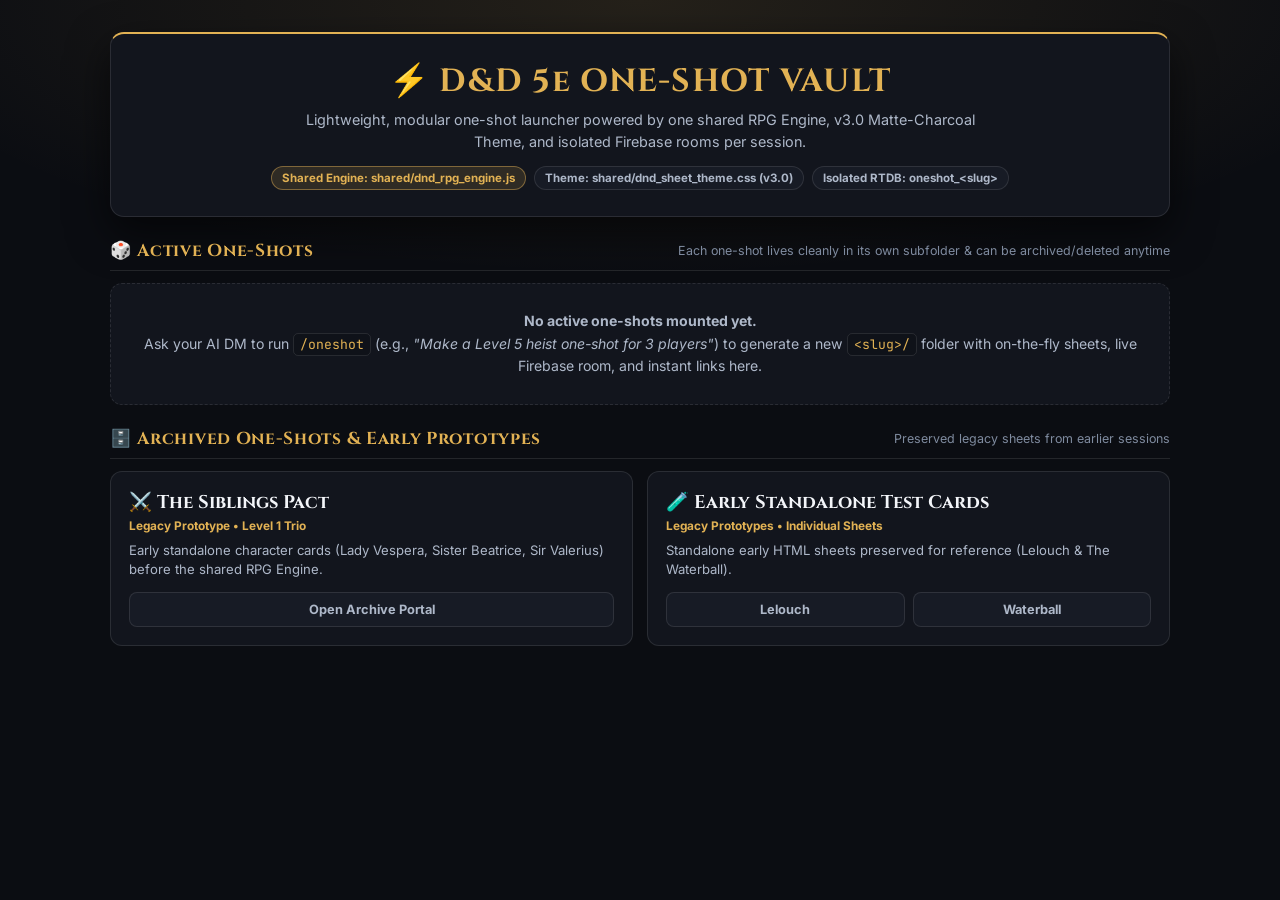
<file: index.html>
<!DOCTYPE html>
<html lang="en">
<head>
    <meta charset="UTF-8">
    <meta name="viewport" content="width=device-width, initial-scale=1.0">
    <meta name="color-scheme" content="dark">
    <title>D&amp;D 5e One-Shot Vault — Live Hub</title>
    <link rel="preconnect" href="https://fonts.googleapis.com">
    <link rel="preconnect" href="https://fonts.gstatic.com" crossorigin>
    <link href="https://fonts.googleapis.com/css2?family=Cinzel:wght@600;700;800&family=Inter:wght@400;500;600;700&family=JetBrains+Mono:wght@500;700&display=swap" rel="stylesheet">
    <style>
        :root {
            color-scheme: dark;
            --bg-page: #0b0d12;
            --bg-card: #12151d;
            --bg-sub: #171b25;
            --bg-well: #0f1219;
            --border: rgba(255, 255, 255, 0.1);
            --gold: #e2b254;
            --gold-soft: rgba(226, 178, 84, 0.14);
            --gold-border: rgba(226, 178, 84, 0.45);
            --blue: #58a6df;
            --green: #3fb980;
            --text: #f3f5f9;
            --dim: #aeb8c9;
            --muted: #7f8b9f;
        }
        * { box-sizing: border-box; margin: 0; padding: 0; }
        body {
            background: radial-gradient(ellipse 90% 45% at 50% 0%, rgba(226, 178, 84, 0.12), transparent 68%), var(--bg-page);
            color: var(--text);
            font-family: 'Inter', system-ui, -apple-system, sans-serif;
            min-height: 100vh;
            padding: 32px 16px 60px;
            display: flex;
            justify-content: center;
        }
        .container { width: 100%; max-width: 1060px; display: flex; flex-direction: column; gap: 22px; }
        header {
            background: var(--bg-card);
            border: 1px solid var(--border);
            border-top: 2px solid var(--gold);
            border-radius: 14px;
            padding: 26px 22px;
            text-align: center;
            box-shadow: 0 16px 42px rgba(0, 0, 0, 0.6);
        }
        header h1 {
            font-family: 'Cinzel', serif;
            color: var(--gold);
            font-size: clamp(1.45rem, 2.5vw, 2.05rem);
            letter-spacing: 0.04em;
            margin-bottom: 6px;
        }
        header p { color: var(--dim); font-size: 0.9rem; max-width: 720px; margin: 0 auto 14px; line-height: 1.5; }
        .pill-row { display: flex; justify-content: center; flex-wrap: wrap; gap: 8px; }
        .pill {
            font-size: 0.72rem; font-weight: 700; padding: 4px 10px; border-radius: 999px;
            background: var(--bg-sub); border: 1px solid var(--border); color: var(--dim);
        }
        .pill.gold { color: var(--gold); border-color: var(--gold-border); background: var(--gold-soft); }
        .section-head {
            display: flex; justify-content: space-between; align-items: center; gap: 10px; flex-wrap: wrap;
            border-bottom: 1px solid var(--border); padding-bottom: 8px;
        }
        .section-head h2 {
            font-family: 'Cinzel', serif; font-size: 1.08rem; color: var(--gold); letter-spacing: 0.04em;
        }
        .section-head span { font-size: 0.78rem; color: var(--muted); }
        .grid { display: grid; grid-template-columns: repeat(auto-fit, minmax(290px, 1fr)); gap: 14px; }
        .card {
            background: var(--bg-card); border: 1px solid var(--border); border-radius: 12px; padding: 18px;
            display: flex; flex-direction: column; justify-content: space-between; gap: 12px;
            transition: border-color 0.16s ease, transform 0.16s ease;
        }
        .card:hover { border-color: var(--gold-border); transform: translateY(-2px); }
        .card h3 { font-family: 'Cinzel', serif; font-size: 1.15rem; color: var(--text); margin-bottom: 4px; }
        .card .meta { font-size: 0.74rem; color: var(--gold); font-weight: 700; margin-bottom: 8px; }
        .card p { font-size: 0.82rem; color: var(--dim); line-height: 1.48; }
        .btn-row { display: flex; gap: 8px; flex-wrap: wrap; }
        .btn {
            flex: 1; min-width: 120px; display: inline-flex; justify-content: center; align-items: center; gap: 6px;
            padding: 9px 12px; border-radius: 8px; font-size: 0.8rem; font-weight: 700; text-decoration: none;
            background: var(--bg-sub); color: var(--gold); border: 1px solid var(--gold-border);
        }
        .btn:hover { background: #222837; }
        .btn.secondary { color: var(--dim); border-color: var(--border); }
        .empty-box {
            background: var(--bg-card); border: 1px dashed var(--border); border-radius: 12px;
            padding: 26px 20px; text-align: center; color: var(--dim); font-size: 0.88rem; line-height: 1.6;
        }
        .empty-box code {
            font-family: 'JetBrains Mono', monospace; font-size: 0.82rem;
            background: var(--bg-well); border: 1px solid var(--border); padding: 2px 6px; border-radius: 5px; color: var(--gold);
        }
    </style>
</head>
<body>
    <div class="container">
        <header>
            <h1>⚡ D&amp;D 5e ONE-SHOT VAULT</h1>
            <p>Lightweight, modular one-shot launcher powered by one shared RPG Engine, v3.0 Matte-Charcoal Theme, and isolated Firebase rooms per session.</p>
            <div class="pill-row">
                <span class="pill gold">Shared Engine: shared/dnd_rpg_engine.js</span>
                <span class="pill">Theme: shared/dnd_sheet_theme.css (v3.0)</span>
                <span class="pill">Isolated RTDB: oneshot_&lt;slug&gt;</span>
            </div>
        </header>

        <section>
            <div class="section-head">
                <h2>🎲 Active One-Shots</h2>
                <span>Each one-shot lives cleanly in its own subfolder &amp; can be archived/deleted anytime</span>
            </div>
            <div class="grid" style="margin-top: 12px;">
                <!-- ADD NEW ONE-SHOT CARDS HERE -->
                <div class="empty-box" style="grid-column: 1 / -1;">
                    <strong>No active one-shots mounted yet.</strong><br>
                    Ask your AI DM to run <code>/oneshot</code> (e.g., <em>"Make a Level 5 heist one-shot for 3 players"</em>) to generate a new <code>&lt;slug&gt;/</code> folder with on-the-fly sheets, live Firebase room, and instant links here.
                </div>
            </div>
        </section>

        <section>
            <div class="section-head">
                <h2>🗄️ Archived One-Shots &amp; Early Prototypes</h2>
                <span>Preserved legacy sheets from earlier sessions</span>
            </div>
            <div class="grid" style="margin-top: 12px;">
                <div class="card">
                    <div>
                        <h3>⚔️ The Siblings Pact</h3>
                        <div class="meta">Legacy Prototype • Level 1 Trio</div>
                        <p>Early standalone character cards (Lady Vespera, Sister Beatrice, Sir Valerius) before the shared RPG Engine.</p>
                    </div>
                    <div class="btn-row">
                        <a href="archive/siblings-and-early-tests/index.html" class="btn secondary">Open Archive Portal</a>
                    </div>
                </div>
                <div class="card">
                    <div>
                        <h3>🧪 Early Standalone Test Cards</h3>
                        <div class="meta">Legacy Prototypes • Individual Sheets</div>
                        <p>Standalone early HTML sheets preserved for reference (Lelouch &amp; The Waterball).</p>
                    </div>
                    <div class="btn-row">
                        <a href="archive/siblings-and-early-tests/LELOUCH_PLAYER_SHEET.html" class="btn secondary">Lelouch</a>
                        <a href="archive/siblings-and-early-tests/WATERBALL_PLAYER_SHEET.html" class="btn secondary">Waterball</a>
                    </div>
                </div>
            </div>
        </section>
    </div>
</body>
</html>
</file>
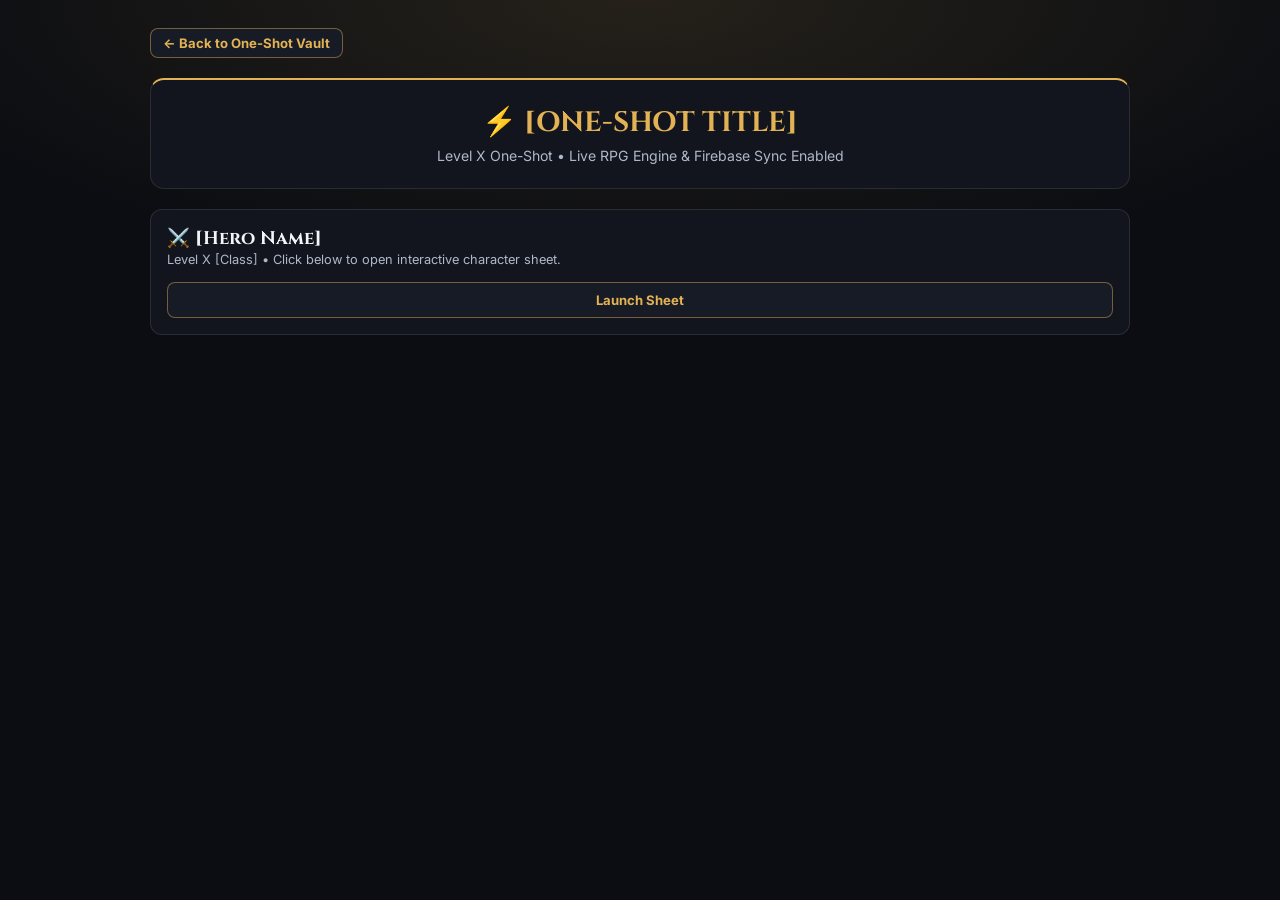
<file: _template/index.html>
<!DOCTYPE html>
<html lang="en">
<head>
    <meta charset="UTF-8">
    <meta name="viewport" content="width=device-width, initial-scale=1.0">
    <meta name="color-scheme" content="dark">
    <title>One-Shot Party Portal — Template</title>
    <link rel="preconnect" href="https://fonts.googleapis.com">
    <link rel="preconnect" href="https://fonts.gstatic.com" crossorigin>
    <link href="https://fonts.googleapis.com/css2?family=Cinzel:wght@600;700;800&family=Inter:wght@400;500;600;700&family=JetBrains+Mono:wght@500;700&display=swap" rel="stylesheet">
    <style>
        :root {
            color-scheme: dark;
            --bg-page: #0b0d12;
            --bg-card: #12151d;
            --bg-sub: #171b25;
            --border: rgba(255, 255, 255, 0.1);
            --gold: #e2b254;
            --gold-border: rgba(226, 178, 84, 0.45);
            --text: #f3f5f9;
            --dim: #aeb8c9;
        }
        * { box-sizing: border-box; margin: 0; padding: 0; }
        body {
            background: radial-gradient(ellipse 90% 45% at 50% 0%, rgba(226, 178, 84, 0.12), transparent 68%), var(--bg-page);
            color: var(--text);
            font-family: 'Inter', system-ui, sans-serif;
            min-height: 100vh;
            padding: 28px 16px;
            display: flex;
            justify-content: center;
        }
        .wrap { width: 100%; max-width: 980px; display: flex; flex-direction: column; gap: 20px; }
        .top-bar { display: flex; justify-content: space-between; align-items: center; gap: 10px; flex-wrap: wrap; }
        .back-link {
            color: var(--gold); text-decoration: none; font-size: 0.82rem; font-weight: 700;
            padding: 6px 12px; border-radius: 8px; border: 1px solid var(--gold-border); background: var(--bg-sub);
        }
        header {
            background: var(--bg-card); border: 1px solid var(--border); border-top: 2px solid var(--gold);
            border-radius: 14px; padding: 24px 20px; text-align: center;
        }
        header h1 { font-family: 'Cinzel', serif; color: var(--gold); font-size: 1.75rem; margin-bottom: 6px; }
        header p { color: var(--dim); font-size: 0.88rem; }
        .grid { display: grid; grid-template-columns: repeat(auto-fit, minmax(260px, 1fr)); gap: 14px; }
        .card {
            background: var(--bg-card); border: 1px solid var(--border); border-radius: 12px; padding: 16px;
            display: flex; flex-direction: column; justify-content: space-between; gap: 12px;
        }
        .card h2 { font-family: 'Cinzel', serif; font-size: 1.15rem; color: var(--text); }
        .card p { font-size: 0.8rem; color: var(--dim); line-height: 1.45; }
        .btn {
            display: inline-flex; justify-content: center; align-items: center; gap: 6px;
            padding: 9px 14px; border-radius: 8px; font-size: 0.82rem; font-weight: 700;
            text-decoration: none; background: var(--bg-sub); color: var(--gold); border: 1px solid var(--gold-border);
        }
        .btn:hover { background: #222837; }
    </style>
</head>
<body>
    <div class="wrap">
        <div class="top-bar">
            <a href="../index.html" class="back-link">← Back to One-Shot Vault</a>
            <!-- Optional DM Screen button -->
            <!-- <a href="DM_SCREEN.html" class="back-link">🛡️ Open Mini DM Screen</a> -->
        </div>
        <header>
            <h1>⚡ [ONE-SHOT TITLE]</h1>
            <p>Level X One-Shot • Live RPG Engine &amp; Firebase Sync Enabled</p>
        </header>
        <div class="grid">
            <!-- Clone cards per generated hero sheet -->
            <div class="card">
                <div>
                    <h2>⚔️ [Hero Name]</h2>
                    <p>Level X [Class] • Click below to open interactive character sheet.</p>
                </div>
                <a href="HERO1_PLAYER_SHEET.html" class="btn">Launch Sheet</a>
            </div>
        </div>
    </div>
</body>
</html>
</file>
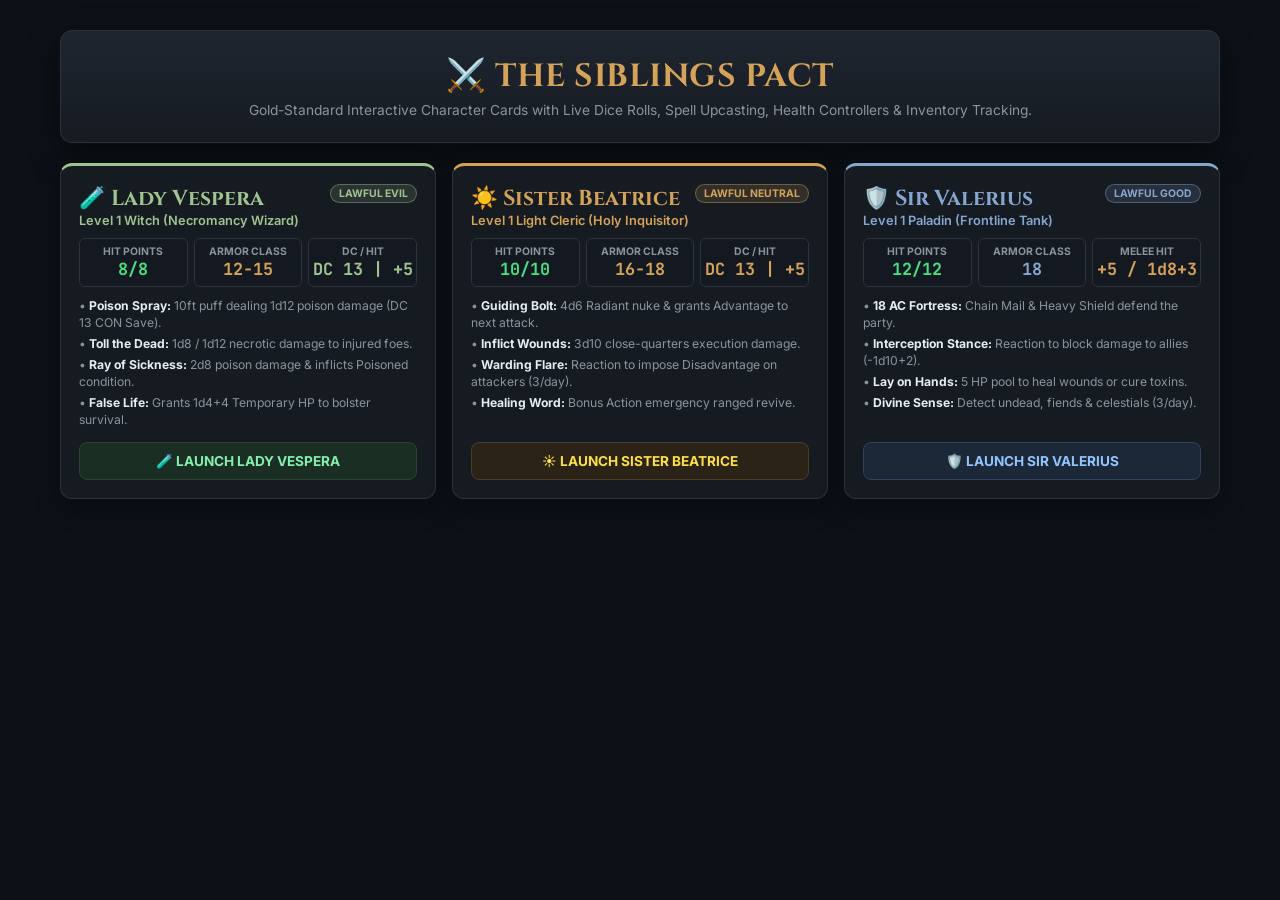
<file: archive/siblings-and-early-tests/index.html>
<!DOCTYPE html>
<html lang="en">
<head>
    <meta charset="UTF-8">
    <meta name="viewport" content="width=device-width, initial-scale=1.0">
    <title>The Siblings Pact — Character Roster & Portal</title>
    <link rel="preconnect" href="https://fonts.googleapis.com">
    <link rel="preconnect" href="https://fonts.gstatic.com" crossorigin>
    <link href="https://fonts.googleapis.com/css2?family=Cinzel:wght@600;700&family=Inter:wght@400;500;600;700&family=JetBrains+Mono:wght@500;600&display=swap" rel="stylesheet">
    <style>
        :root {
            --bg-page: #0d1117;
            --bg-card: #161b22;
            --panel-bg: #1c2128;
            --panel-sub: #141820;
            --card-border: #2d333b;
            --card-border-hover: #444c56;
            --accent-gold: #d4a359;
            --accent-blue: #85a7cf;
            --accent-sage: #9fc490;
            --accent-green: #4ade80;
            --accent-red: #f87171;
            --text-light: #e6edf3;
            --text-dim: #8b949e;
            --text-muted: #6e7681;
        }

        * { box-sizing: border-box; margin: 0; padding: 0; }

        body {
            font-family: 'Inter', system-ui, -apple-system, sans-serif;
            background-color: var(--bg-page);
            color: var(--text-light);
            min-height: 100vh;
            display: flex;
            flex-direction: column;
            align-items: center;
            padding: 30px 16px;
        }

        .hub-container {
            width: 100%;
            max-width: 1160px;
            display: flex;
            flex-direction: column;
            gap: 20px;
        }

        .hub-header {
            text-align: center;
            background: linear-gradient(180deg, #1f2530 0%, #161b22 100%);
            border: 1px solid var(--card-border);
            border-radius: 12px;
            padding: 24px 20px;
            box-shadow: 0 10px 30px rgba(0,0,0,0.5);
        }

        .hub-header h1 {
            font-family: 'Cinzel', serif;
            color: var(--accent-gold);
            font-size: 2rem;
            letter-spacing: 0.5px;
            margin-bottom: 4px;
        }

        .party-grid {
            display: grid;
            grid-template-columns: repeat(auto-fit, minmax(320px, 1fr));
            gap: 16px;
        }

        .hero-card {
            background: var(--bg-card);
            border: 1px solid var(--card-border);
            border-radius: 12px;
            padding: 18px;
            display: flex;
            flex-direction: column;
            justify-content: space-between;
            gap: 14px;
            transition: all 0.2s ease;
            box-shadow: 0 8px 24px rgba(0,0,0,0.4);
        }
        .hero-card:hover {
            transform: translateY(-2px);
            border-color: var(--card-border-hover);
            box-shadow: 0 12px 30px rgba(0,0,0,0.6);
        }

        .card-witch { border-top: 3px solid var(--accent-sage); }
        .card-witch:hover { border-color: rgba(159, 196, 144, 0.6); }
        .card-nun { border-top: 3px solid var(--accent-gold); }
        .card-nun:hover { border-color: rgba(212, 163, 89, 0.6); }
        .card-paladin { border-top: 3px solid var(--accent-blue); }
        .card-paladin:hover { border-color: rgba(133, 167, 207, 0.6); }

        .pill-badge {
            font-size: 0.65rem;
            font-weight: 700;
            padding: 2px 8px;
            border-radius: 999px;
            text-transform: uppercase;
        }
        .pill-witch { background: rgba(159, 196, 144, 0.15); color: var(--accent-sage); border: 1px solid rgba(159, 196, 144, 0.4); }
        .pill-nun { background: rgba(212, 163, 89, 0.15); color: var(--accent-gold); border: 1px solid rgba(212, 163, 89, 0.4); }
        .pill-paladin { background: rgba(133, 167, 207, 0.15); color: var(--accent-blue); border: 1px solid rgba(133, 167, 207, 0.4); }

        .vitals-preview {
            display: grid;
            grid-template-columns: repeat(3, 1fr);
            gap: 6px;
            margin: 10px 0;
        }

        .v-box {
            background: var(--panel-sub);
            border: 1px solid var(--card-border);
            border-radius: 6px;
            padding: 6px 3px;
            text-align: center;
        }
        .v-lbl { font-size: 0.65rem; color: var(--text-dim); text-transform: uppercase; font-weight: 700; }
        .v-val { font-size: 1.05rem; font-weight: 700; font-family: 'JetBrains Mono', monospace; }

        .feature-list {
            font-size: 0.76rem;
            color: var(--text-dim);
            list-style: none;
            display: flex;
            flex-direction: column;
            gap: 4px;
            line-height: 1.4;
        }
        .feature-list li strong { color: var(--text-light); }

        .btn-launch {
            display: flex;
            justify-content: center;
            align-items: center;
            gap: 6px;
            padding: 10px 16px;
            border-radius: 8px;
            font-size: 0.85rem;
            font-weight: 700;
            text-decoration: none;
            cursor: pointer;
            transition: all 0.15s ease;
            text-transform: uppercase;
        }
        .btn-launch-witch {
            background: #1b2e23;
            color: #86efac;
            border: 1px solid #284433;
        }
        .btn-launch-witch:hover { background: #233b2c; border-color: #3b634b; }

        .btn-launch-nun {
            background: #2b2317;
            color: #fde047;
            border: 1px solid #4a3c26;
        }
        .btn-launch-nun:hover { background: #3a2f1e; border-color: #634f31; }

        .btn-launch-paladin {
            background: #1c2738;
            color: #93c5fd;
            border: 1px solid #2e415e;
        }
        .btn-launch-paladin:hover { background: #24334a; border-color: #3e587f; }
    </style>
</head>
<body>

    <div class="hub-container">
        <header class="hub-header">
            <h1>⚔️ THE SIBLINGS PACT</h1>
            <p style="color:var(--text-dim); font-size:0.86rem; margin-top:4px;">Gold-Standard Interactive Character Cards with Live Dice Rolls, Spell Upcasting, Health Controllers & Inventory Tracking.</p>
        </header>

        <div class="party-grid">
            
            <!-- THE WITCH -->
            <div class="hero-card card-witch">
                <div>
                    <div style="display:flex; justify-content:space-between; align-items:flex-start;">
                        <div>
                            <h2 style="font-family:'Cinzel', serif; font-size:1.35rem; color:var(--accent-sage);">🧪 Lady Vespera</h2>
                            <div style="font-size:0.8rem; font-weight:600; color:var(--accent-sage);">Level 1 Witch (Necromancy Wizard)</div>
                        </div>
                        <span class="pill-badge pill-witch">LAWFUL EVIL</span>
                    </div>

                    <div class="vitals-preview">
                        <div class="v-box"><div class="v-lbl">Hit Points</div><div class="v-val" style="color:var(--accent-green);">8/8</div></div>
                        <div class="v-box"><div class="v-lbl">Armor Class</div><div class="v-val" style="color:var(--accent-gold);">12-15</div></div>
                        <div class="v-box"><div class="v-lbl">DC / Hit</div><div class="v-val" style="color:var(--accent-sage);">DC 13 | +5</div></div>
                    </div>

                    <ul class="feature-list">
                        <li>• <strong>Poison Spray:</strong> 10ft puff dealing 1d12 poison damage (DC 13 CON Save).</li>
                        <li>• <strong>Toll the Dead:</strong> 1d8 / 1d12 necrotic damage to injured foes.</li>
                        <li>• <strong>Ray of Sickness:</strong> 2d8 poison damage & inflicts Poisoned condition.</li>
                        <li>• <strong>False Life:</strong> Grants 1d4+4 Temporary HP to bolster survival.</li>
                    </ul>
                </div>

                <a href="VESPERA_WITCH_SHEET.html" class="btn-launch btn-launch-witch">
                    <span>🧪 Launch Lady Vespera</span>
                </a>
            </div>

            <!-- THE NUN -->
            <div class="hero-card card-nun">
                <div>
                    <div style="display:flex; justify-content:space-between; align-items:flex-start;">
                        <div>
                            <h2 style="font-family:'Cinzel', serif; font-size:1.35rem; color:var(--accent-gold);">☀️ Sister Beatrice</h2>
                            <div style="font-size:0.8rem; font-weight:600; color:var(--accent-gold);">Level 1 Light Cleric (Holy Inquisitor)</div>
                        </div>
                        <span class="pill-badge pill-nun">LAWFUL NEUTRAL</span>
                    </div>

                    <div class="vitals-preview">
                        <div class="v-box"><div class="v-lbl">Hit Points</div><div class="v-val" style="color:var(--accent-green);">10/10</div></div>
                        <div class="v-box"><div class="v-lbl">Armor Class</div><div class="v-val" style="color:var(--accent-gold);">16-18</div></div>
                        <div class="v-box"><div class="v-lbl">DC / Hit</div><div class="v-val" style="color:var(--accent-gold);">DC 13 | +5</div></div>
                    </div>

                    <ul class="feature-list">
                        <li>• <strong>Guiding Bolt:</strong> 4d6 Radiant nuke & grants Advantage to next attack.</li>
                        <li>• <strong>Inflict Wounds:</strong> 3d10 close-quarters execution damage.</li>
                        <li>• <strong>Warding Flare:</strong> Reaction to impose Disadvantage on attackers (3/day).</li>
                        <li>• <strong>Healing Word:</strong> Bonus Action emergency ranged revive.</li>
                    </ul>
                </div>

                <a href="BEATRICE_NUN_SHEET.html" class="btn-launch btn-launch-nun">
                    <span>☀️ Launch Sister Beatrice</span>
                </a>
            </div>

            <!-- THE PALADIN -->
            <div class="hero-card card-paladin">
                <div>
                    <div style="display:flex; justify-content:space-between; align-items:flex-start;">
                        <div>
                            <h2 style="font-family:'Cinzel', serif; font-size:1.35rem; color:var(--accent-blue);">🛡️ Sir Valerius</h2>
                            <div style="font-size:0.8rem; font-weight:600; color:var(--accent-blue);">Level 1 Paladin (Frontline Tank)</div>
                        </div>
                        <span class="pill-badge pill-paladin">LAWFUL GOOD</span>
                    </div>

                    <div class="vitals-preview">
                        <div class="v-box"><div class="v-lbl">Hit Points</div><div class="v-val" style="color:var(--accent-green);">12/12</div></div>
                        <div class="v-box"><div class="v-lbl">Armor Class</div><div class="v-val" style="color:var(--accent-blue);">18</div></div>
                        <div class="v-box"><div class="v-lbl">Melee Hit</div><div class="v-val" style="color:var(--accent-gold);">+5 / 1d8+3</div></div>
                    </div>

                    <ul class="feature-list">
                        <li>• <strong>18 AC Fortress:</strong> Chain Mail & Heavy Shield defend the party.</li>
                        <li>• <strong>Interception Stance:</strong> Reaction to block damage to allies (-1d10+2).</li>
                        <li>• <strong>Lay on Hands:</strong> 5 HP pool to heal wounds or cure toxins.</li>
                        <li>• <strong>Divine Sense:</strong> Detect undead, fiends & celestials (3/day).</li>
                    </ul>
                </div>

                <a href="VALERIUS_PALADIN_SHEET.html" class="btn-launch btn-launch-paladin">
                    <span>🛡️ Launch Sir Valerius</span>
                </a>
            </div>

        </div>
    </div>

</body>
</html>
</file>
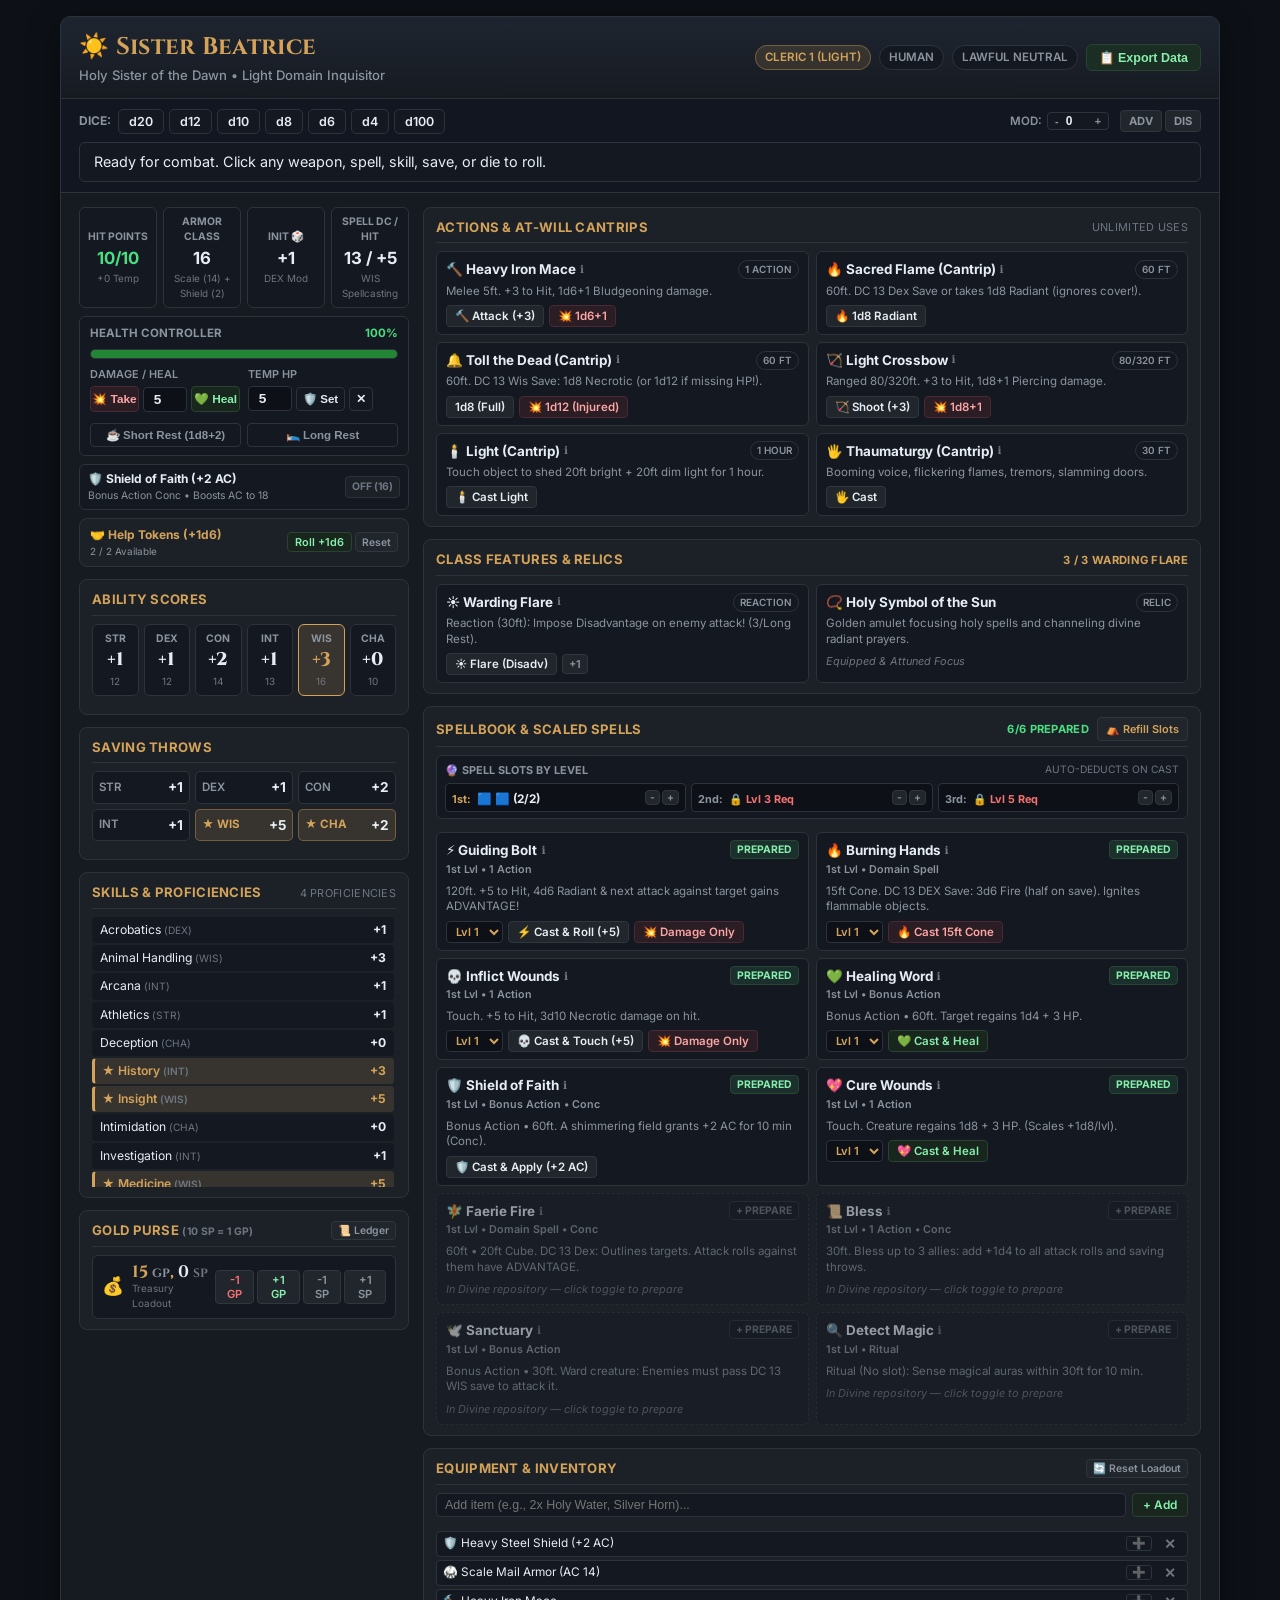
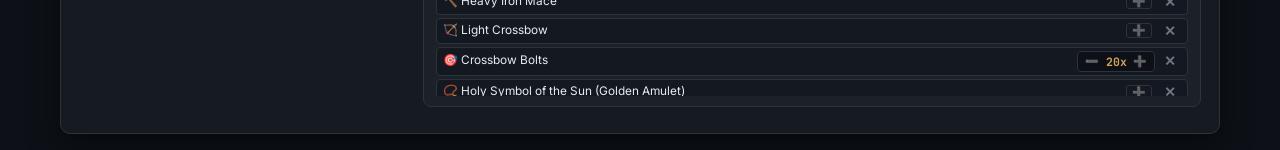
<file: archive/siblings-and-early-tests/BEATRICE_NUN_SHEET.html>
<!DOCTYPE html>
<html lang="en">
<head>
    <meta charset="UTF-8">
    <meta name="viewport" content="width=device-width, initial-scale=1.0">
    <title>Sister Beatrice — Master Player Sheet</title>
    <link rel="preconnect" href="https://fonts.googleapis.com">
    <link rel="preconnect" href="https://fonts.gstatic.com" crossorigin>
    <link href="https://fonts.googleapis.com/css2?family=Cinzel:wght@600;700&family=Inter:wght@400;500;600;700&family=JetBrains+Mono:wght@500;600&display=swap" rel="stylesheet">
    <style>
        :root {
            --bg-page: #0d1117;
            --bg-sheet: #161b22;
            --panel-bg: #1c2128;
            --panel-sub: #141820;
            --card-border: #2d333b;
            --card-border-hover: #444c56;
            --accent-char: #d4a359;
            --accent-char-soft: rgba(212, 163, 89, 0.15);
            --accent-green: #4ade80;
            --accent-red: #f87171;
            --accent-blue: #7da0c9;
            --text-light: #e6edf3;
            --text-dim: #8b949e;
            --text-muted: #6e7681;
        }

        * { box-sizing: border-box; margin: 0; padding: 0; }

        body {
            font-family: 'Inter', system-ui, -apple-system, sans-serif;
            background-color: var(--bg-page);
            color: var(--text-light);
            line-height: 1.5;
            padding: 16px 12px;
            display: flex;
            justify-content: center;
            font-size: 0.88rem;
        }

        .sheet-container {
            width: 100%;
            max-width: 1160px;
            background-color: var(--bg-sheet);
            border: 1px solid var(--card-border);
            border-radius: 10px;
            box-shadow: 0 10px 30px rgba(0, 0, 0, 0.5);
            overflow: hidden;
        }

        /* Top Header Banner */
        .header-banner {
            background: linear-gradient(180deg, #1f2530 0%, #161b22 100%);
            border-bottom: 1px solid var(--card-border);
            padding: 12px 18px;
            display: flex;
            justify-content: space-between;
            align-items: center;
            flex-wrap: wrap;
            gap: 10px;
        }

        .header-title h1 {
            font-family: 'Cinzel', serif;
            color: var(--accent-char);
            font-size: 1.5rem;
            letter-spacing: 0.3px;
            display: flex;
            align-items: center;
            gap: 8px;
            font-weight: 700;
        }

        .header-title p {
            color: var(--text-dim);
            font-size: 0.82rem;
            font-weight: 500;
            margin-top: 1px;
        }

        .pill-badge-group {
            display: flex;
            align-items: center;
            gap: 8px;
            flex-wrap: wrap;
        }

        .pill-badge {
            padding: 3px 9px;
            border-radius: 9999px;
            font-size: 0.72rem;
            font-weight: 600;
            text-transform: uppercase;
            background: var(--panel-sub);
            color: var(--text-dim);
            border: 1px solid var(--card-border);
        }
        .pill-char {
            background: var(--accent-char-soft);
            color: var(--accent-char);
            border-color: rgba(212, 163, 89, 0.4);
        }

        .btn-export {
            background: #1b2e23;
            color: #86efac;
            border: 1px solid #284433;
            padding: 5px 12px;
            border-radius: 6px;
            font-size: 0.78rem;
            font-weight: 600;
            cursor: pointer;
            transition: all 0.15s ease;
            display: flex;
            align-items: center;
            gap: 5px;
        }
        .btn-export:hover { background: #233b2c; border-color: #3b634b; }

        /* TOP PROMINENT DICE ROLLER CONSOLE */
        .top-dice-console {
            background: #111620;
            border-bottom: 1px solid var(--card-border);
            padding: 10px 18px;
            display: flex;
            flex-direction: column;
            gap: 8px;
        }

        .dice-controls-bar {
            display: flex;
            justify-content: space-between;
            align-items: center;
            flex-wrap: wrap;
            gap: 8px;
        }

        .dice-buttons-group {
            display: flex;
            align-items: center;
            gap: 5px;
            flex-wrap: wrap;
        }

        .dice-btn {
            background: var(--panel-sub);
            border: 1px solid var(--card-border);
            color: var(--text-light);
            padding: 4px 10px;
            border-radius: 5px;
            font-size: 0.78rem;
            font-weight: 600;
            cursor: pointer;
            transition: all 0.15s ease;
            font-family: 'Inter', sans-serif;
        }
        .dice-btn:hover {
            border-color: var(--accent-char);
            color: var(--accent-char);
            background: var(--accent-char-soft);
        }

        .dice-mod-group {
            display: flex;
            align-items: center;
            gap: 5px;
            flex-wrap: wrap;
        }

        .roll-result-display {
            background: var(--panel-sub);
            border: 1px solid var(--card-border);
            border-radius: 6px;
            padding: 8px 14px;
            font-family: 'Inter', sans-serif;
            font-size: 0.9rem;
            color: var(--text-light);
            min-height: 40px;
            display: flex;
            align-items: center;
            transition: all 0.2s ease;
        }
        .roll-result-display.highlight-roll {
            border-color: var(--accent-char);
            background: #171d28;
        }

        .crit-badge {
            color: #4ade80;
            font-weight: 700;
            margin-left: 6px;
        }
        .fail-badge {
            color: #f87171;
            font-weight: 700;
            margin-left: 6px;
        }

        /* Main 2-Column Grid Layout */
        .main-layout {
            display: grid;
            grid-template-columns: 330px 1fr;
            gap: 14px;
            padding: 14px 18px;
        }

        @media (max-width: 960px) {
            .main-layout { grid-template-columns: 1fr; }
        }

        /* Generic Panel */
        .panel {
            background-color: var(--panel-bg);
            border: 1px solid var(--card-border);
            border-radius: 8px;
            padding: 10px 12px;
            margin-bottom: 12px;
            display: flex;
            flex-direction: column;
            gap: 8px;
        }

        .panel-title {
            font-size: 0.82rem;
            font-weight: 700;
            color: var(--accent-char);
            display: flex;
            justify-content: space-between;
            align-items: center;
            border-bottom: 1px solid var(--card-border);
            padding-bottom: 5px;
            text-transform: uppercase;
            letter-spacing: 0.3px;
        }

        /* Vitals 4-Box Row */
        .vitals-4box {
            display: grid;
            grid-template-columns: repeat(4, 1fr);
            gap: 6px;
            margin-bottom: 8px;
        }

        .vital-mini-box {
            background: var(--panel-sub);
            border: 1px solid var(--card-border);
            border-radius: 6px;
            padding: 6px 3px;
            text-align: center;
            display: flex;
            flex-direction: column;
            justify-content: center;
            align-items: center;
        }

        .vital-mini-lbl {
            font-size: 0.65rem;
            font-weight: 700;
            color: var(--text-dim);
            text-transform: uppercase;
        }

        .vital-mini-val {
            font-size: 1.05rem;
            font-weight: 700;
            color: var(--text-light);
            margin-top: 1px;
            transition: color 0.3s ease;
        }

        /* ==================================================== */
        /* PRESERVED FORMAT: HEALTH CONTROLLER 2-COLUMN STEPPERS */
        /* ==================================================== */
        .hp-ctrl-container {
            background: var(--panel-sub);
            border: 1px solid var(--card-border);
            border-radius: 6px;
            padding: 8px 10px;
            display: flex;
            flex-direction: column;
            gap: 7px;
            margin-bottom: 8px;
        }

        .hp-bar-bg {
            background: #0d1117;
            border: 1px solid var(--card-border);
            border-radius: 999px;
            height: 10px;
            overflow: hidden;
            position: relative;
        }

        .hp-bar-fill {
            background: #238636;
            height: 100%;
            width: 100%;
            transition: width 0.3s ease, background-color 0.3s ease;
        }

        .hp-steppers-grid {
            display: grid;
            grid-template-columns: 1fr 1fr;
            gap: 8px;
        }

        .stepper-col {
            display: flex;
            flex-direction: column;
            gap: 4px;
        }

        .stepper-label {
            font-size: 0.68rem;
            color: var(--text-dim);
            font-weight: 600;
            text-transform: uppercase;
        }

        .stepper-btns {
            display: flex;
            align-items: center;
            gap: 4px;
        }

        .btn-hp-dmg {
            flex: 1;
            background: #2b1d24;
            border: 1px solid #4a2835;
            color: #fca5a5;
            padding: 5px 0;
            border-radius: 4px;
            font-size: 0.74rem;
            font-weight: 700;
            cursor: pointer;
            transition: all 0.15s;
        }
        .btn-hp-dmg:hover { background: #3a2530; border-color: #633647; }

        .btn-hp-heal {
            flex: 1;
            background: #18261e;
            border: 1px solid #294232;
            color: #86efac;
            padding: 5px 0;
            border-radius: 4px;
            font-size: 0.74rem;
            font-weight: 700;
            cursor: pointer;
            transition: all 0.15s;
        }
        .btn-hp-heal:hover { background: #22372a; border-color: #3b6149; }

        .input-hp-val {
            width: 44px;
            background: #0d1117;
            border: 1px solid var(--card-border);
            border-radius: 4px;
            color: var(--text-light);
            text-align: center;
            font-size: 0.85rem;
            font-weight: 700;
            padding: 4px 0;
            outline: none;
        }
        .input-hp-val:focus { border-color: var(--accent-char); }

        .btn-temp-hp {
            background: var(--panel-sub);
            border: 1px solid var(--card-border);
            color: var(--text-light);
            padding: 4px 6px;
            border-radius: 4px;
            font-size: 0.72rem;
            cursor: pointer;
            font-weight: 600;
            transition: all 0.15s;
        }
        .btn-temp-hp:hover { border-color: var(--accent-blue); color: var(--accent-blue); }

        .rest-actions-row {
            display: flex;
            gap: 6px;
            margin-top: 4px;
        }

        .btn-rest {
            flex: 1;
            background: var(--panel-sub);
            border: 1px solid var(--card-border);
            color: var(--text-dim);
            padding: 4px 0;
            border-radius: 4px;
            font-size: 0.72rem;
            font-weight: 600;
            cursor: pointer;
            transition: all 0.15s;
        }
        .btn-rest:hover { color: var(--text-light); border-color: var(--card-border-hover); }

        /* Dynamic Buffs Bar & Toggles */
        .buffs-toggle-bar {
            display: grid;
            grid-template-columns: 1fr;
            gap: 6px;
            margin-bottom: 8px;
        }

        .toggle-btn-card {
            background: var(--panel-sub);
            border: 1px solid var(--card-border);
            border-radius: 6px;
            padding: 5px 8px;
            display: flex;
            justify-content: space-between;
            align-items: center;
            cursor: pointer;
            transition: all 0.2s ease;
        }
        .toggle-btn-card:hover { border-color: var(--card-border-hover); }
        .toggle-btn-card.active-buff {
            border-color: rgba(212, 163, 89, 0.5);
            background: var(--accent-char-soft);
        }
        .toggle-badge {
            font-size: 0.65rem;
            font-weight: 700;
            padding: 2px 6px;
            border-radius: 4px;
            text-transform: uppercase;
        }
        .toggle-badge.off { background: var(--panel-bg); color: var(--text-muted); border: 1px solid var(--card-border); }
        .toggle-badge.on { background: #352a1b; color: #fde047; border: 1px solid #5e472a; }

        /* ==================================================== */
        /* PRESERVED FORMAT: 6 ABILITY SCORES STRIP (STATS GRID) */
        /* ==================================================== */
        .stats-grid {
            display: grid;
            grid-template-columns: repeat(6, 1fr);
            gap: 5px;
            margin-bottom: 8px;
        }

        .stat-box {
            background: var(--panel-sub);
            border: 1px solid var(--card-border);
            border-radius: 6px;
            padding: 6px 2px;
            text-align: center;
            cursor: pointer;
            transition: all 0.15s ease;
        }
        .stat-box:hover {
            border-color: var(--accent-char);
            background: var(--accent-char-soft);
        }
        .stat-box.active-key {
            border: 1.5px solid var(--accent-char);
            background: var(--accent-char-soft);
        }

        .stat-name { font-size: 0.65rem; font-weight: 700; color: var(--text-dim); text-transform: uppercase; }
        .stat-mod { font-size: 1.15rem; font-weight: 800; color: var(--text-light); font-family: 'Cinzel', serif; }
        .stat-box.active-key .stat-mod { color: var(--accent-char); }
        .stat-score { font-size: 0.62rem; color: var(--text-muted); }

        /* ==================================================== */
        /* PRESERVED FORMAT: SAVING THROWS (SAVES GRID 3x2) */
        /* ==================================================== */
        .saves-grid {
            display: grid;
            grid-template-columns: repeat(3, 1fr);
            gap: 5px;
            margin-bottom: 8px;
        }

        .save-box {
            background: var(--panel-sub);
            border: 1px solid var(--card-border);
            border-radius: 5px;
            padding: 5px 6px;
            display: flex;
            justify-content: space-between;
            align-items: center;
            cursor: pointer;
            transition: all 0.15s;
        }
        .save-box:hover { border-color: var(--card-border-hover); }
        .save-box.prof-save { border-color: rgba(212, 163, 89, 0.4); background: var(--accent-char-soft); }
        .save-name { font-size: 0.72rem; color: var(--text-dim); font-weight: 600; }
        .save-box.prof-save .save-name { color: var(--accent-char); font-weight: 700; }
        .save-val { font-size: 0.85rem; font-weight: 700; color: var(--text-light); }

        /* All 18 Skills List Matrix */
        .stat-row-list {
            list-style: none;
            display: flex;
            flex-direction: column;
            gap: 2px;
            max-height: 270px;
            overflow-y: auto;
            padding-right: 2px;
        }

        .stat-row-item {
            font-size: 0.76rem;
            color: var(--text-light);
            padding: 3px 7px;
            background: var(--panel-sub);
            border-radius: 4px;
            display: flex;
            justify-content: space-between;
            align-items: center;
            cursor: pointer;
            transition: all 0.15s ease;
            border: 1px solid transparent;
        }
        .stat-row-item:hover {
            background: #21262d;
            border-color: var(--card-border-hover);
        }
        .stat-row-item.prof-item {
            color: var(--accent-char);
            font-weight: 600;
            background: var(--accent-char-soft);
            border-left: 3px solid var(--accent-char);
        }

        /* Action & Spell Cards (2-Column Grid) */
        .action-grid-2col {
            display: grid;
            grid-template-columns: 1fr 1fr;
            gap: 7px;
        }

        @media (max-width: 600px) {
            .action-grid-2col { grid-template-columns: 1fr; }
        }

        .action-card {
            background-color: var(--panel-sub);
            border: 1px solid var(--card-border);
            border-radius: 6px;
            padding: 7px 9px;
            display: flex;
            flex-direction: column;
            gap: 4px;
            transition: all 0.15s ease;
        }
        .action-card:hover { border-color: var(--card-border-hover); }
        .action-card.unprepared-card {
            opacity: 0.6;
            background-color: rgba(20, 24, 32, 0.4);
            border-style: dashed;
        }

        .action-header {
            display: flex;
            justify-content: space-between;
            align-items: center;
            font-size: 0.8rem;
            font-weight: 700;
            gap: 4px;
        }

        .action-card-title {
            font-size: 0.84rem;
            font-weight: 700;
            color: var(--text-light);
            display: flex;
            align-items: center;
            gap: 4px;
        }

        .action-desc {
            font-size: 0.72rem;
            color: var(--text-dim);
            line-height: 1.35;
        }

        .action-btn-row {
            display: flex;
            gap: 5px;
            align-items: center;
            flex-wrap: wrap;
            margin-top: 2px;
        }

        /* Dropdown for Spell Levels */
        .lvl-dropdown {
            background: #0d1117;
            border: 1px solid var(--card-border);
            color: var(--accent-char);
            font-size: 0.7rem;
            font-weight: 600;
            padding: 2px 5px;
            border-radius: 4px;
            outline: none;
            cursor: pointer;
            font-family: 'Inter', sans-serif;
        }

        .btn-roll-action {
            background: #21262d;
            color: var(--text-light);
            border: 1px solid #30363d;
            border-radius: 4px;
            padding: 3px 8px;
            font-size: 0.72rem;
            font-weight: 600;
            cursor: pointer;
            transition: all 0.15s;
            display: inline-flex;
            align-items: center;
            gap: 3px;
            font-family: 'Inter', sans-serif;
        }
        .btn-roll-action:hover { background: #30363d; border-color: #8b949e; }
        .btn-roll-dmg { background: #2b1d24; border-color: #4a2835; color: #fca5a5; }
        .btn-roll-dmg:hover { background: #3a2530; }
        .btn-roll-heal { background: #18261e; border-color: #294232; color: #86efac; }
        .btn-roll-heal:hover { background: #22372a; }

        .btn-act {
            padding: 4px 8px;
            border-radius: 4px;
            font-size: 0.72rem;
            font-weight: 600;
            cursor: pointer;
            border: 1px solid var(--card-border);
            transition: all 0.15s ease;
            font-family: 'Inter', sans-serif;
            background: var(--panel-sub);
            color: var(--text-light);
        }
        .btn-act:hover { background: #21262d; border-color: var(--card-border-hover); }
        .btn-act-dmg { background: #2b1d24; border-color: #4a2835; color: #fca5a5; }
        .btn-act-dmg:hover { background: #3a2530; }
        .btn-act-heal { background: #18261e; border-color: #294232; color: #86efac; }
        .btn-act-heal:hover { background: #22372a; }
        .btn-act-temp { background: #1c2738; border-color: #2e415e; color: #93c5fd; }
        .btn-act-temp:hover { background: #24334a; }
        .btn-act-pre { background: #21262d; border-color: #30363d; color: var(--text-dim); }
        .btn-act-pre:hover { color: var(--text-light); border-color: #8b949e; }

        /* Inventory List */
        .inv-list-compact {
            display: flex;
            flex-direction: column;
            gap: 3px;
            max-height: 165px;
            overflow-y: auto;
        }

        .inv-row-item {
            background: var(--panel-sub);
            border: 1px solid var(--card-border);
            border-radius: 4px;
            padding: 3px 6px;
            display: flex;
            justify-content: space-between;
            align-items: center;
            font-size: 0.74rem;
            gap: 6px;
            transition: border-color 0.15s;
        }
        .inv-row-item:hover { border-color: var(--card-border-hover); }

        .inv-item-info {
            flex: 1;
            overflow: hidden;
            text-overflow: ellipsis;
            white-space: nowrap;
        }

        .inv-controls {
            display: inline-flex;
            align-items: center;
            gap: 4px;
            flex-shrink: 0;
        }

        .inv-stepper {
            display: inline-flex;
            align-items: center;
            background: #0d1117;
            border: 1px solid var(--card-border);
            border-radius: 4px;
            padding: 1px 3px;
            gap: 2px;
        }

        .btn-step-qty {
            background: transparent;
            border: none;
            color: var(--text-dim);
            font-size: 0.68rem;
            font-weight: 700;
            cursor: pointer;
            padding: 1px 4px;
            border-radius: 2px;
            transition: all 0.15s;
            line-height: 1;
        }
        .btn-step-qty:hover { background: #21262d; color: var(--accent-char); }

        .inv-qty-val {
            font-size: 0.72rem;
            font-weight: 700;
            color: var(--accent-char);
            min-width: 22px;
            text-align: center;
            font-family: 'JetBrains Mono', monospace;
        }

        .btn-del-item {
            background: transparent;
            border: none;
            color: var(--text-muted);
            font-weight: 700;
            cursor: pointer;
            padding: 1px 5px;
            font-size: 0.85rem;
            border-radius: 3px;
            transition: all 0.15s;
        }
        .btn-del-item:hover { background: #2b1d24; color: #f87171; }

        /* Modals Common */
        .modal-overlay {
            display: none;
            position: fixed;
            top: 0;
            left: 0;
            width: 100vw;
            height: 100vh;
            background: rgba(13, 17, 23, 0.85);
            backdrop-filter: blur(4px);
            -webkit-backdrop-filter: blur(4px);
            z-index: 9999;
            justify-content: center;
            align-items: center;
            padding: 16px;
        }
        .modal-overlay.active { display: flex; }
        .modal-card {
            background: #161b22;
            border: 1px solid var(--card-border);
            border-radius: 10px;
            width: 100%;
            max-width: 480px;
            max-height: 85vh;
            display: flex;
            flex-direction: column;
            box-shadow: 0 16px 40px rgba(0, 0, 0, 0.7);
            overflow: hidden;
            animation: modalPop 0.15s ease-out;
        }
        @keyframes modalPop {
            from { opacity: 0; transform: scale(0.97); }
            to { opacity: 1; transform: scale(1); }
        }
        .modal-header {
            background: linear-gradient(180deg, #1f2530 0%, #161b22 100%);
            border-bottom: 1px solid var(--card-border);
            padding: 10px 14px;
            display: flex;
            justify-content: space-between;
            align-items: center;
        }
        .modal-header h3 {
            font-family: 'Cinzel', serif;
            font-size: 0.95rem;
            color: var(--accent-char);
            display: flex;
            align-items: center;
            gap: 6px;
        }
        .modal-close-btn {
            background: transparent;
            border: none;
            color: var(--text-dim);
            font-size: 1.1rem;
            cursor: pointer;
            padding: 2px 6px;
            border-radius: 4px;
            transition: all 0.15s;
        }
        .modal-close-btn:hover { color: #fff; background: #21262d; }
        .modal-body {
            padding: 12px 14px;
            overflow-y: auto;
            display: flex;
            flex-direction: column;
            gap: 10px;
        }
        .tx-list {
            display: flex;
            flex-direction: column;
            gap: 5px;
            max-height: 320px;
            overflow-y: auto;
        }
        .tx-item {
            background: var(--panel-sub);
            border: 1px solid var(--card-border);
            border-radius: 5px;
            padding: 6px 9px;
            display: flex;
            justify-content: space-between;
            align-items: center;
            font-size: 0.76rem;
            transition: all 0.15s;
        }
        .tx-gain { border-left: 3px solid var(--accent-green); }
        .tx-spend { border-left: 3px solid var(--accent-red); }
        .tx-reset { border-left: 3px solid var(--accent-char); }
        .tx-silver { border-left: 3px solid var(--accent-blue); }
    </style>
</head>
<body>

<div class="sheet-container">

    <!-- Top Header Banner -->
    <header class="header-banner">
        <div class="header-title">
            <h1>☀️ Sister Beatrice</h1>
            <p>Holy Sister of the Dawn • Light Domain Inquisitor</p>
        </div>
        <div class="pill-badge-group">
            <span class="pill-badge pill-char">CLERIC 1 (LIGHT)</span>
            <span class="pill-badge">HUMAN</span>
            <span class="pill-badge">LAWFUL NEUTRAL</span>
            <button class="btn-export" onclick="exportSheetState()">📋 Export Data</button>
        </div>
    </header>

    <!-- Top Prominent Dice Roller Console -->
    <section class="top-dice-console">
        <div class="dice-controls-bar">
            <div class="dice-buttons-group">
                <span style="font-size:0.75rem; font-weight:700; color:var(--text-dim); margin-right:2px;">DICE:</span>
                <button class="dice-btn" onclick="rollCustomDie(20)">d20</button>
                <button class="dice-btn" onclick="rollCustomDie(12)">d12</button>
                <button class="dice-btn" onclick="rollCustomDie(10)">d10</button>
                <button class="dice-btn" onclick="rollCustomDie(8)">d8</button>
                <button class="dice-btn" onclick="rollCustomDie(6)">d6</button>
                <button class="dice-btn" onclick="rollCustomDie(4)">d4</button>
                <button class="dice-btn" onclick="rollCustomDie(100)">d100</button>
            </div>
            <div class="dice-mod-group">
                <span style="font-size:0.72rem; color:var(--text-dim); font-weight:600;">MOD:</span>
                <div style="display:inline-flex; align-items:center; background:var(--panel-sub); border:1px solid var(--card-border); border-radius:4px; padding:1px 3px;">
                    <button class="btn-step-qty" onclick="modDiceMod(-1)">-</button>
                    <input type="number" id="dice-mod" value="0" style="width:28px; background:transparent; border:none; color:var(--text-light); font-size:0.75rem; text-align:center; font-weight:700; outline:none;">
                    <button class="btn-step-qty" onclick="modDiceMod(1)">+</button>
                </div>
                <div style="display:flex; gap:3px; margin-left:6px;">
                    <button id="btn-adv" class="btn-act btn-act-pre" style="padding:3px 8px; font-size:0.7rem; font-weight:700;" onclick="toggleAdvantage('adv')">ADV</button>
                    <button id="btn-dis" class="btn-act btn-act-pre" style="padding:3px 8px; font-size:0.7rem; font-weight:700;" onclick="toggleAdvantage('dis')">DIS</button>
                </div>
            </div>
        </div>
        <div id="roll-res" class="roll-result-display">
            <span>Ready for combat. Click any weapon, spell, skill, save, or die to roll.</span>
        </div>
    </section>

    <!-- Main Layout -->
    <div class="main-layout">
        
        <!-- LEFT COLUMN: Vitals, Stats, Saves, Skills, Gold -->
        <aside class="left-col">
            
            <!-- Vitals 4-Box Row -->
            <div class="vitals-4box">
                <div class="vital-mini-box">
                    <span class="vital-mini-lbl">Hit Points</span>
                    <span class="vital-mini-val" id="dispHP" style="color:var(--accent-green);">10/10</span>
                    <span style="font-size:0.62rem; color:var(--text-muted);" id="dispTempHP">+0 Temp</span>
                </div>
                <div class="vital-mini-box">
                    <span class="vital-mini-lbl">Armor Class</span>
                    <span class="vital-mini-val" id="dispAC">16</span>
                    <span style="font-size:0.62rem; color:var(--text-muted);" id="dispACSub">Scale (14) + Shield (2)</span>
                </div>
                <div class="vital-mini-box" style="cursor:pointer;" onclick="rollD20('Initiative Check', 1)" title="Click to Roll Initiative (+1)">
                    <span class="vital-mini-lbl">INIT 🎲</span>
                    <span class="vital-mini-val">+1</span>
                    <span style="font-size:0.62rem; color:var(--text-muted);">DEX Mod</span>
                </div>
                <div class="vital-mini-box" style="cursor:pointer;" onclick="rollD20('Spell Attack Roll', 5)" title="Click to Roll Spell Attack (+5) / DC 13">
                    <span class="vital-mini-lbl">SPELL DC / HIT</span>
                    <span class="vital-mini-val">13 / +5</span>
                    <span style="font-size:0.62rem; color:var(--text-muted);">WIS Spellcasting</span>
                </div>
            </div>

            <!-- ==================================================== -->
            <!-- PRESERVED FORMAT: HEALTH CONTROLLER 2-COLUMN STEPPERS -->
            <!-- ==================================================== -->
            <div class="hp-ctrl-container">
                <div style="display:flex; justify-content:space-between; align-items:center;">
                    <span style="font-size:0.72rem; font-weight:700; color:var(--text-dim); text-transform:uppercase;">Health Controller</span>
                    <span style="font-size:0.72rem; font-weight:700; color:var(--accent-green);" id="dispHealthPct">100%</span>
                </div>
                <div class="hp-bar-bg">
                    <div class="hp-bar-fill" id="hpBarFill" style="width: 100%;"></div>
                </div>
                <div class="hp-steppers-grid">
                    <div class="stepper-col">
                        <span class="stepper-label">Damage / Heal</span>
                        <div class="stepper-btns">
                            <button class="btn-hp-dmg" onclick="applyDamage()">💥 Take</button>
                            <input type="number" class="input-hp-val" id="hpDeltaInput" value="5" min="1">
                            <button class="btn-hp-heal" onclick="applyHeal()">💚 Heal</button>
                        </div>
                    </div>
                    <div class="stepper-col">
                        <span class="stepper-label">Temp HP</span>
                        <div class="stepper-btns">
                            <input type="number" class="input-hp-val" id="tempHpInput" value="5" min="1">
                            <button class="btn-temp-hp" onclick="setTempHP()">🛡️ Set</button>
                            <button class="btn-temp-hp" onclick="clearTempHP()">✕</button>
                        </div>
                    </div>
                </div>
                <div class="rest-actions-row">
                    <button class="btn-rest" onclick="takeShortRest()">☕ Short Rest (1d8+2)</button>
                    <button class="btn-rest" onclick="takeLongRest()">🛌 Long Rest</button>
                </div>
            </div>

            <!-- Dynamic Buffs Bar -->
            <div class="buffs-toggle-bar">
                <div class="toggle-btn-card" id="card-buff-toggle" onclick="toggleCharBuff()">
                    <div>
                        <div style="font-size:0.75rem; font-weight:700; color:var(--text-light);">🛡️ Shield of Faith (+2 AC)</div>
                        <div style="font-size:0.65rem; color:var(--text-dim);" id="sub-buff-desc">Bonus Action Conc • Boosts AC to 18</div>
                    </div>
                    <span class="toggle-badge off" id="badge-buff">OFF (16)</span>
                </div>
            </div>

            <!-- Help Tokens & Warding Flare Bar -->
            <div class="panel" style="padding: 7px 10px;">
                <div style="display:flex; justify-content:space-between; align-items:center;">
                    <div>
                        <div style="font-size:0.75rem; font-weight:700; color:var(--accent-char);">🤝 Help Tokens (+1d6)</div>
                        <div style="font-size:0.62rem; color:var(--text-dim);" id="help-tokens-disp">2 / 2 Available</div>
                    </div>
                    <div style="display:flex; gap:3px;">
                        <button class="btn-act btn-act-heal" style="font-size:0.68rem; padding:2px 7px;" onclick="rollHelpToken()">Roll +1d6</button>
                        <button class="btn-act btn-act-pre" style="font-size:0.65rem; padding:2px 6px;" onclick="resetHelpTokens()">Reset</button>
                    </div>
                </div>
            </div>

            <!-- ==================================================== -->
            <!-- PRESERVED FORMAT: 6 ABILITY SCORES STRIP (STATS GRID) -->
            <!-- ==================================================== -->
            <div class="panel">
                <div class="panel-title">Ability Scores</div>
                <div class="stats-grid">
                    <div class="stat-box" onclick="rollD20('Strength Check', 1)" title="Click to Roll Strength Check (+1)">
                        <div class="stat-name">STR</div>
                        <div class="stat-mod">+1</div>
                        <div class="stat-score">12</div>
                    </div>
                    <div class="stat-box" onclick="rollD20('Dexterity Check', 1)" title="Click to Roll Dexterity Check (+1)">
                        <div class="stat-name">DEX</div>
                        <div class="stat-mod">+1</div>
                        <div class="stat-score">12</div>
                    </div>
                    <div class="stat-box" onclick="rollD20('Constitution Check', 2)" title="Click to Roll Constitution Check (+2)">
                        <div class="stat-name">CON</div>
                        <div class="stat-mod">+2</div>
                        <div class="stat-score">14</div>
                    </div>
                    <div class="stat-box" onclick="rollD20('Intelligence Check', 1)" title="Click to Roll Intelligence Check (+1)">
                        <div class="stat-name">INT</div>
                        <div class="stat-mod">+1</div>
                        <div class="stat-score">13</div>
                    </div>
                    <div class="stat-box active-key" onclick="rollD20('Wisdom Check', 3)" title="Click to Roll Wisdom Check (+3)">
                        <div class="stat-name">WIS</div>
                        <div class="stat-mod">+3</div>
                        <div class="stat-score">16</div>
                    </div>
                    <div class="stat-box" onclick="rollD20('Charisma Check', 0)" title="Click to Roll Charisma Check (+0)">
                        <div class="stat-name">CHA</div>
                        <div class="stat-mod">+0</div>
                        <div class="stat-score">10</div>
                    </div>
                </div>
            </div>

            <!-- ==================================================== -->
            <!-- PRESERVED FORMAT: SAVING THROWS (SAVES GRID 3x2) -->
            <!-- ==================================================== -->
            <div class="panel">
                <div class="panel-title">Saving Throws</div>
                <div class="saves-grid">
                    <div class="save-box" onclick="rollD20('Strength Save', 1)" title="Click to Roll Strength Save (+1)">
                        <div class="save-name">STR</div>
                        <div class="save-val">+1</div>
                    </div>
                    <div class="save-box" onclick="rollD20('Dexterity Save', 1)" title="Click to Roll Dexterity Save (+1)">
                        <div class="save-name">DEX</div>
                        <div class="save-val">+1</div>
                    </div>
                    <div class="save-box" onclick="rollD20('Constitution Save', 2)" title="Click to Roll Constitution Save (+2)">
                        <div class="save-name">CON</div>
                        <div class="save-val">+2</div>
                    </div>
                    <div class="save-box" onclick="rollD20('Intelligence Save', 1)" title="Click to Roll Intelligence Save (+1)">
                        <div class="save-name">INT</div>
                        <div class="save-val">+1</div>
                    </div>
                    <div class="save-box prof-save" onclick="rollD20('Wisdom Save (Proficient)', 5)" title="Click to Roll Wisdom Save (+5, Proficient)">
                        <div class="save-name">★ WIS</div>
                        <div class="save-val">+5</div>
                    </div>
                    <div class="save-box prof-save" onclick="rollD20('Charisma Save (Proficient)', 2)" title="Click to Roll Charisma Save (+2, Proficient)">
                        <div class="save-name">★ CHA</div>
                        <div class="save-val">+2</div>
                    </div>
                </div>
            </div>

            <!-- All 18 Skills List Matrix -->
            <div class="panel">
                <div class="panel-title">
                    <span>Skills & Proficiencies</span>
                    <span style="font-size:0.68rem; color:var(--text-muted); font-weight:normal;">4 Proficiencies</span>
                </div>
                <ul class="stat-row-list">
                    <li class="stat-row-item" onclick="rollD20('Acrobatics (DEX)', 1)"><span>Acrobatics <small style="color:var(--text-muted);">(DEX)</small></span><strong>+1</strong></li>
                    <li class="stat-row-item" onclick="rollD20('Animal Handling (WIS)', 3)"><span>Animal Handling <small style="color:var(--text-muted);">(WIS)</small></span><strong>+3</strong></li>
                    <li class="stat-row-item" onclick="rollD20('Arcana (INT)', 1)"><span>Arcana <small style="color:var(--text-muted);">(INT)</small></span><strong>+1</strong></li>
                    <li class="stat-row-item" onclick="rollD20('Athletics (STR)', 1)"><span>Athletics <small style="color:var(--text-muted);">(STR)</small></span><strong>+1</strong></li>
                    <li class="stat-row-item" onclick="rollD20('Deception (CHA)', 0)"><span>Deception <small style="color:var(--text-muted);">(CHA)</small></span><strong>+0</strong></li>
                    <li class="stat-row-item prof-item" onclick="rollD20('★ History (INT)', 3)"><span>★ History <small style="color:var(--text-muted);">(INT)</small></span><strong>+3</strong></li>
                    <li class="stat-row-item prof-item" onclick="rollD20('★ Insight (WIS)', 5)"><span>★ Insight <small style="color:var(--text-muted);">(WIS)</small></span><strong>+5</strong></li>
                    <li class="stat-row-item" onclick="rollD20('Intimidation (CHA)', 0)"><span>Intimidation <small style="color:var(--text-muted);">(CHA)</small></span><strong>+0</strong></li>
                    <li class="stat-row-item" onclick="rollD20('Investigation (INT)', 1)"><span>Investigation <small style="color:var(--text-muted);">(INT)</small></span><strong>+1</strong></li>
                    <li class="stat-row-item prof-item" onclick="rollD20('★ Medicine (WIS)', 5)"><span>★ Medicine <small style="color:var(--text-muted);">(WIS)</small></span><strong>+5</strong></li>
                    <li class="stat-row-item" onclick="rollD20('Nature (INT)', 1)"><span>Nature <small style="color:var(--text-muted);">(INT)</small></span><strong>+1</strong></li>
                    <li class="stat-row-item" onclick="rollD20('Perception (WIS)', 3)"><span>Perception <small style="color:var(--text-muted);">(WIS)</small></span><strong>+3</strong></li>
                    <li class="stat-row-item" onclick="rollD20('Performance (CHA)', 0)"><span>Performance <small style="color:var(--text-muted);">(CHA)</small></span><strong>+0</strong></li>
                    <li class="stat-row-item" onclick="rollD20('Persuasion (CHA)', 0)"><span>Persuasion <small style="color:var(--text-muted);">(CHA)</small></span><strong>+0</strong></li>
                    <li class="stat-row-item prof-item" onclick="rollD20('★ Religion (INT)', 3)"><span>★ Religion <small style="color:var(--text-muted);">(INT)</small></span><strong>+3</strong></li>
                    <li class="stat-row-item" onclick="rollD20('Sleight of Hand (DEX)', 1)"><span>Sleight of Hand <small style="color:var(--text-muted);">(DEX)</small></span><strong>+1</strong></li>
                    <li class="stat-row-item" onclick="rollD20('Stealth (DEX)', 1)"><span>Stealth <small style="color:var(--text-muted);">(DEX)</small></span><strong>+1</strong></li>
                    <li class="stat-row-item" onclick="rollD20('Survival (WIS)', 3)"><span>Survival <small style="color:var(--text-muted);">(WIS)</small></span><strong>+3</strong></li>
                </ul>
            </div>

            <!-- Interactive Gold Purse -->
            <div class="panel">
                <div class="panel-title">
                    <span>Gold Purse <small style="font-size:0.65rem; color:var(--text-muted); text-transform:none;">(10 SP = 1 GP)</small></span>
                    <button class="btn-act btn-act-pre" onclick="openGoldHistoryModal()" style="font-size:0.65rem; padding:2px 6px;">📜 Ledger</button>
                </div>
                <div style="background:var(--panel-sub); border:1px solid var(--card-border); border-radius:6px; padding:7px 9px; display:flex; justify-content:space-between; align-items:center;">
                    <div style="display:flex; align-items:center; gap:8px;">
                        <span style="font-size:1.1rem;">💰</span>
                        <div>
                            <div style="font-family:'Cinzel', serif; font-size:1.05rem; font-weight:700; color:var(--accent-char); line-height:1.1;">
                                <span id="gold-disp">15</span> <small style="font-size:0.75rem; color:var(--text-dim);">GP</small>, 
                                <span id="silver-disp" style="color:var(--text-light);">0</span> <small style="font-size:0.75rem; color:var(--text-muted);">SP</small>
                            </div>
                            <div style="font-size:0.62rem; color:var(--text-muted);">Treasury Loadout</div>
                        </div>
                    </div>
                    <div style="display:flex; gap:3px;">
                        <button class="btn-act btn-act-pre" onclick="stepGold(-1)" style="font-size:0.7rem; padding:2px 5px; color:#f87171;">-1 GP</button>
                        <button class="btn-act btn-act-pre" onclick="stepGold(1)" style="font-size:0.7rem; padding:2px 5px; color:#86efac;">+1 GP</button>
                        <button class="btn-act btn-act-pre" onclick="stepSilver(-1)" style="font-size:0.7rem; padding:2px 5px;">-1 SP</button>
                        <button class="btn-act btn-act-pre" onclick="stepSilver(1)" style="font-size:0.7rem; padding:2px 5px;">+1 SP</button>
                    </div>
                </div>
            </div>

        </aside>

        <!-- RIGHT COLUMN: Spell Slots / Resources, Features, Actions, Equipment -->
        <main class="right-col">
            
            <!-- Actions & Combat Loadout (2-Column Grid) -->
            <section class="panel">
                <div class="panel-title">
                    <span>Actions & At-Will Cantrips</span>
                    <span style="font-size:0.68rem; color:var(--text-muted); font-weight:normal;">Unlimited Uses</span>
                </div>
                <div class="action-grid-2col">
                    
                    <!-- Mace Attack -->
                    <div class="action-card">
                        <div class="action-header">
                            <span class="action-card-title" onclick="openSpellDetailsModal('mace')" style="cursor:pointer;" onmouseover="this.style.color='var(--accent-char)'" onmouseout="this.style.color='var(--text-light)'">
                                🔨 Heavy Iron Mace <small style="font-size:0.65rem; color:var(--text-muted);">ℹ️</small>
                            </span>
                            <span class="pill-badge" style="font-size:0.62rem; padding:1px 6px;">1 Action</span>
                        </div>
                        <div class="action-desc">Melee 5ft. +3 to Hit, 1d6+1 Bludgeoning damage.</div>
                        <div class="action-btn-row">
                            <button class="btn-roll-action" onclick="rollD20('Heavy Iron Mace Attack', 3)">🔨 Attack (+3)</button>
                            <button class="btn-roll-action btn-roll-dmg" onclick="rollFormulaDamage('Mace Damage', 6, 1, 'Bludgeoning')">💥 1d6+1</button>
                        </div>
                    </div>

                    <!-- Sacred Flame -->
                    <div class="action-card">
                        <div class="action-header">
                            <span class="action-card-title" onclick="openSpellDetailsModal('sacredflame')" style="cursor:pointer;" onmouseover="this.style.color='var(--accent-char)'" onmouseout="this.style.color='var(--text-light)'">
                                🔥 Sacred Flame (Cantrip) <small style="font-size:0.65rem; color:var(--text-muted);">ℹ️</small>
                            </span>
                            <span class="pill-badge" style="font-size:0.62rem; padding:1px 6px;">60 ft</span>
                        </div>
                        <div class="action-desc">60ft. DC 13 Dex Save or takes 1d8 Radiant (ignores cover!).</div>
                        <div class="action-btn-row">
                            <button class="btn-roll-action" onclick="rollFormulaDamage('Sacred Flame Radiant', 8, 0, 'Radiant')">🔥 1d8 Radiant</button>
                        </div>
                    </div>

                    <!-- Toll the Dead -->
                    <div class="action-card">
                        <div class="action-header">
                            <span class="action-card-title" onclick="openSpellDetailsModal('tollthedead')" style="cursor:pointer;" onmouseover="this.style.color='var(--accent-char)'" onmouseout="this.style.color='var(--text-light)'">
                                🔔 Toll the Dead (Cantrip) <small style="font-size:0.65rem; color:var(--text-muted);">ℹ️</small>
                            </span>
                            <span class="pill-badge" style="font-size:0.62rem; padding:1px 6px;">60 ft</span>
                        </div>
                        <div class="action-desc">60ft. DC 13 Wis Save: 1d8 Necrotic (or 1d12 if missing HP!).</div>
                        <div class="action-btn-row">
                            <button class="btn-roll-action" onclick="rollFormulaDamage('Toll the Dead (Full HP)', 8, 0, 'Necrotic')">1d8 (Full)</button>
                            <button class="btn-roll-action btn-roll-dmg" onclick="rollFormulaDamage('Toll the Dead (Injured)', 12, 0, 'Necrotic')">💥 1d12 (Injured)</button>
                        </div>
                    </div>

                    <!-- Light Crossbow -->
                    <div class="action-card">
                        <div class="action-header">
                            <span class="action-card-title" onclick="openSpellDetailsModal('crossbow')" style="cursor:pointer;" onmouseover="this.style.color='var(--accent-char)'" onmouseout="this.style.color='var(--text-light)'">
                                🏹 Light Crossbow <small style="font-size:0.65rem; color:var(--text-muted);">ℹ️</small>
                            </span>
                            <span class="pill-badge" style="font-size:0.62rem; padding:1px 6px;">80/320 ft</span>
                        </div>
                        <div class="action-desc">Ranged 80/320ft. +3 to Hit, 1d8+1 Piercing damage.</div>
                        <div class="action-btn-row">
                            <button class="btn-roll-action" onclick="rollD20('Light Crossbow Attack', 3)">🏹 Shoot (+3)</button>
                            <button class="btn-roll-action btn-roll-dmg" onclick="rollFormulaDamage('Crossbow Damage', 8, 1, 'Piercing')">💥 1d8+1</button>
                        </div>
                    </div>

                    <!-- Light Cantrip -->
                    <div class="action-card">
                        <div class="action-header">
                            <span class="action-card-title" onclick="openSpellDetailsModal('light')" style="cursor:pointer;" onmouseover="this.style.color='var(--accent-char)'" onmouseout="this.style.color='var(--text-light)'">
                                🕯️ Light (Cantrip) <small style="font-size:0.65rem; color:var(--text-muted);">ℹ️</small>
                            </span>
                            <span class="pill-badge" style="font-size:0.62rem; padding:1px 6px;">1 Hour</span>
                        </div>
                        <div class="action-desc">Touch object to shed 20ft bright + 20ft dim light for 1 hour.</div>
                        <div class="action-btn-row">
                            <button class="btn-roll-action" onclick="castUtility('🕯️ Cast Light: Radiates 20ft bright + 20ft dim holy light for 1 hour.')">🕯️ Cast Light</button>
                        </div>
                    </div>

                    <!-- Thaumaturgy Cantrip -->
                    <div class="action-card">
                        <div class="action-header">
                            <span class="action-card-title" onclick="openSpellDetailsModal('thaumaturgy')" style="cursor:pointer;" onmouseover="this.style.color='var(--accent-char)'" onmouseout="this.style.color='var(--text-light)'">
                                🖐️ Thaumaturgy (Cantrip) <small style="font-size:0.65rem; color:var(--text-muted);">ℹ️</small>
                            </span>
                            <span class="pill-badge" style="font-size:0.62rem; padding:1px 6px;">30 ft</span>
                        </div>
                        <div class="action-desc">Booming voice, flickering flames, tremors, slamming doors.</div>
                        <div class="action-btn-row">
                            <button class="btn-roll-action" onclick="castUtility('🖐️ Cast Thaumaturgy: Beatrice manifests minor divine wonders.')">🖐️ Cast</button>
                        </div>
                    </div>

                </div>
            </section>

            <!-- Class Features & Relics -->
            <section class="panel">
                <div class="panel-title">
                    <span>Class Features & Relics</span>
                    <span id="flare-uses-disp" style="font-size:0.7rem; color:var(--accent-char); font-weight:700;">3 / 3 Warding Flare</span>
                </div>
                <div class="action-grid-2col">
                    
                    <!-- Warding Flare -->
                    <div class="action-card">
                        <div class="action-header">
                            <span class="action-card-title" onclick="openSpellDetailsModal('wardingFlare')" style="cursor:pointer;" onmouseover="this.style.color='var(--accent-char)'" onmouseout="this.style.color='var(--text-light)'">
                                ☀️ Warding Flare <small style="font-size:0.65rem; color:var(--text-muted);">ℹ️</small>
                            </span>
                            <span class="pill-badge" style="font-size:0.62rem; padding:1px 6px;">Reaction</span>
                        </div>
                        <div class="action-desc">Reaction (30ft): Impose Disadvantage on enemy attack! (3/Long Rest).</div>
                        <div class="action-btn-row">
                            <button class="btn-roll-action" onclick="useWardingFlare()">☀️ Flare (Disadv)</button>
                            <button class="btn-act btn-act-pre" style="font-size:0.68rem; padding:2px 6px;" onclick="modWardingFlare(1)">+1</button>
                        </div>
                    </div>

                    <!-- Sun Symbol Relic -->
                    <div class="action-card">
                        <div class="action-header">
                            <span class="action-card-title">
                                📿 Holy Symbol of the Sun
                            </span>
                            <span class="pill-badge" style="font-size:0.62rem; padding:1px 6px;">Relic</span>
                        </div>
                        <div class="action-desc">Golden amulet focusing holy spells and channeling divine radiant prayers.</div>
                        <div class="action-btn-row">
                            <span style="font-size:0.68rem; color:var(--text-muted); font-style:italic;">Equipped & Attuned Focus</span>
                        </div>
                    </div>

                </div>
            </section>

            <!-- Multi-Tier Spell Slots & Prepared Spells Engine -->
            <section class="panel">
                <div class="panel-title">
                    <span>Spellbook & Scaled Spells</span>
                    <div style="display:flex; align-items:center; gap:8px;">
                        <span id="prep-counter" style="font-size:0.7rem; color:var(--text-dim);">6/6 Prepared</span>
                        <button class="btn-act btn-act-pre" onclick="refillAllSlots()" style="font-size:0.68rem; color:var(--accent-char);">⛺ Refill Slots</button>
                    </div>
                </div>

                <!-- Multi-Tier Spell Slots Tracker -->
                <div style="background:var(--panel-sub); border:1px solid var(--card-border); border-radius:6px; padding:6px 8px; display:flex; flex-direction:column; gap:4px; margin-bottom:5px;">
                    <div style="font-size:0.68rem; font-weight:700; color:var(--text-dim); text-transform:uppercase; display:flex; justify-content:space-between;">
                        <span>🔮 Spell Slots by Level</span>
                        <span style="font-size:0.64rem; color:var(--text-muted); font-weight:normal;">Auto-deducts on cast</span>
                    </div>
                    <div style="display:grid; grid-template-columns: repeat(3, 1fr); gap:5px;">
                        <!-- Level 1 Slots -->
                        <div style="background:#0d1117; border:1px solid var(--card-border); border-radius:4px; padding:3px 6px; display:flex; justify-content:space-between; align-items:center;">
                            <div>
                                <span style="font-size:0.68rem; font-weight:700; color:var(--accent-char);">1st:</span>
                                <span id="slot-pips-1" style="font-size:0.74rem; cursor:pointer; margin-left:2px;" onclick="toggleSlotTier(1)">🟦 🟦 (2/2)</span>
                            </div>
                            <div style="display:flex; gap:2px;">
                                <button class="btn-act btn-act-pre" onclick="modSlotTier(1, -1)" style="padding:0px 4px; font-size:0.65rem;">-</button>
                                <button class="btn-act btn-act-pre" onclick="modSlotTier(1, 1)" style="padding:0px 4px; font-size:0.65rem;">+</button>
                            </div>
                        </div>
                        <!-- Level 2 Slots -->
                        <div style="background:#0d1117; border:1px solid var(--card-border); border-radius:4px; padding:3px 6px; display:flex; justify-content:space-between; align-items:center;">
                            <div>
                                <span style="font-size:0.68rem; font-weight:700; color:var(--text-dim);">2nd:</span>
                                <span id="slot-pips-2" style="font-size:0.74rem; cursor:pointer; margin-left:2px;" onclick="toggleSlotTier(2)"><span style="color:#f87171; font-size:0.68rem; font-weight:700;">🔒 Lvl 3 Req</span></span>
                            </div>
                            <div style="display:flex; gap:2px;">
                                <button class="btn-act btn-act-pre" onclick="modSlotTier(2, -1)" style="padding:0px 4px; font-size:0.65rem;">-</button>
                                <button class="btn-act btn-act-pre" onclick="modSlotTier(2, 1)" style="padding:0px 4px; font-size:0.65rem;">+</button>
                            </div>
                        </div>
                        <!-- Level 3 Slots -->
                        <div style="background:#0d1117; border:1px solid var(--card-border); border-radius:4px; padding:3px 6px; display:flex; justify-content:space-between; align-items:center;">
                            <div>
                                <span style="font-size:0.68rem; font-weight:700; color:var(--text-dim);">3rd:</span>
                                <span id="slot-pips-3" style="font-size:0.74rem; cursor:pointer; margin-left:2px;" onclick="toggleSlotTier(3)"><span style="color:#f87171; font-size:0.68rem; font-weight:700;">🔒 Lvl 5 Req</span></span>
                            </div>
                            <div style="display:flex; gap:2px;">
                                <button class="btn-act btn-act-pre" onclick="modSlotTier(3, -1)" style="padding:0px 4px; font-size:0.65rem;">-</button>
                                <button class="btn-act btn-act-pre" onclick="modSlotTier(3, 1)" style="padding:0px 4px; font-size:0.65rem;">+</button>
                            </div>
                        </div>
                    </div>
                </div>

                <div class="action-grid-2col" id="spellbook-grid">
                    <!-- Rendered dynamically by JS -->
                </div>
            </section>

            <!-- Equipment & Inventory (World Loot Vault Integration) -->
            <section class="panel">
                <div class="panel-title">
                    <span>Equipment & Inventory</span>
                    <button class="btn-act btn-act-pre" onclick="resetInventory()" style="font-size:0.65rem; padding:2px 6px;">🔄 Reset Loadout</button>
                </div>
                <div style="display:flex; gap:6px; margin-bottom:6px;">
                    <input type="text" id="new-item-input" placeholder="Add item (e.g., 2x Holy Water, Silver Horn)..." style="flex:1; background:var(--panel-sub); border:1px solid var(--card-border); border-radius:4px; padding:4px 8px; color:var(--text-light); font-size:0.78rem; outline:none;" onkeydown="if(event.key==='Enter') addItem()">
                    <button class="btn-act btn-act-heal" onclick="addItem()" style="font-size:0.74rem; padding:4px 10px;">+ Add</button>
                </div>
                <div id="inventory-list" class="inv-list-compact">
                    <!-- Populated by JS -->
                </div>
            </section>

        </main>

    </div>

</div>

<!-- SPELL & ACTION DETAILS MODAL -->
<div id="spell-modal" class="modal-overlay" onclick="closeSpellModalOnBackdrop(event)">
    <div class="modal-card">
        <div class="modal-header">
            <h3 id="spell-modal-title">✨ Spell Details</h3>
            <button class="modal-close-btn" onclick="closeSpellModal()">✕</button>
        </div>
        <div class="modal-body" id="spell-modal-body">
            <!-- Populated by JS -->
        </div>
        <div style="background:#111620; border-top:1px solid var(--card-border); padding:8px 14px; display:flex; justify-content:space-between; align-items:center; gap:8px;">
            <div id="spell-modal-actions" style="display:flex; gap:6px; align-items:center; flex-wrap:wrap;"></div>
            <button class="btn-act btn-act-pre" onclick="closeSpellModal()" style="font-size:0.75rem; padding:4px 10px; margin-left:auto;">Close</button>
        </div>
    </div>
</div>

<!-- ITEM DETAILS MODAL -->
<div id="item-modal" class="modal-overlay" onclick="closeItemModalOnBackdrop(event)">
    <div class="modal-card">
        <div class="modal-header">
            <h3 id="item-modal-title">📦 Item Details</h3>
            <button class="modal-close-btn" onclick="closeItemModal()">✕</button>
        </div>
        <div class="modal-body" id="item-modal-body">
            <!-- Populated by JS -->
        </div>
        <div style="background:#111620; border-top:1px solid var(--card-border); padding:8px 14px; display:flex; justify-content:space-between; align-items:center; gap:8px;">
            <div id="item-modal-actions"></div>
            <button class="btn-act btn-act-pre" onclick="closeItemModal()" style="font-size:0.75rem; padding:4px 10px; margin-left:auto;">Close</button>
        </div>
    </div>
</div>

<!-- GOLD PURSE TRANSACTION LEDGER MODAL -->
<div id="gold-modal" class="modal-overlay" onclick="closeGoldHistoryOnBackdrop(event)">
    <div class="modal-card">
        <div class="modal-header">
            <h3>💰 Gold Ledger & Treasury</h3>
            <button class="modal-close-btn" onclick="closeGoldHistoryModal()">✕</button>
        </div>
        <div class="modal-body">
            <div style="background:var(--panel-sub); border:1px solid var(--card-border); border-radius:6px; padding:10px; display:flex; justify-content:space-between; align-items:center;">
                <div>
                    <div style="font-size:0.68rem; color:var(--text-dim); text-transform:uppercase; font-weight:700;">Current Balance</div>
                    <div style="font-family:'Cinzel', serif; font-size:1.25rem; font-weight:700; color:var(--accent-char);">
                        <span id="modal-gold-disp">15</span> GP, <span id="modal-silver-disp" style="color:var(--text-light);">0</span> SP
                    </div>
                </div>
                <div style="display:flex; gap:4px;">
                    <button class="btn-act btn-act-pre" onclick="stepGold(1)">+1 GP</button>
                    <button class="btn-act btn-act-pre" onclick="stepGold(-1)">-1 GP</button>
                    <button class="btn-act btn-act-pre" onclick="resetGoldPurse()" style="color:var(--accent-char);">🔄 Reset</button>
                </div>
            </div>

            <div style="display:flex; gap:6px; align-items:center;">
                <input type="number" id="gold-input" placeholder="Amount (GP)..." min="1" style="width:110px; background:var(--panel-sub); border:1px solid var(--card-border); border-radius:4px; padding:5px 8px; color:var(--text-light); font-size:0.8rem; outline:none;">
                <input type="text" id="gold-reason-input" placeholder="Reason (e.g. Alms, Holy incense)..." style="flex:1; background:var(--panel-sub); border:1px solid var(--card-border); border-radius:4px; padding:5px 8px; color:var(--text-light); font-size:0.8rem; outline:none;">
                <button class="btn-act btn-act-heal" onclick="applyGoldAdd()" style="padding:5px 10px;">+ Gain</button>
                <button class="btn-act btn-act-dmg" onclick="applyGoldSpend()" style="padding:5px 10px;">- Spend</button>
            </div>

            <div>
                <div style="display:flex; justify-content:space-between; align-items:center; margin-bottom:6px;">
                    <span style="font-size:0.75rem; font-weight:700; color:var(--accent-char); text-transform:uppercase;">Transaction History (Last 50)</span>
                    <button class="btn-act btn-act-pre" onclick="clearGoldHistory()" style="font-size:0.65rem; padding:2px 6px;">Clear History</button>
                </div>
                <div id="modal-tx-list" class="tx-list">
                    <!-- Populated by JS -->
                </div>
            </div>
        </div>
        <div style="background:#111620; border-top:1px solid var(--card-border); padding:8px 14px; display:flex; justify-content:flex-end;">
            <button class="btn-act btn-act-pre" onclick="closeGoldHistoryModal()" style="font-size:0.75rem; padding:4px 10px;">Done</button>
        </div>
    </div>
</div>

<script>
    // ==========================================
    // ⚔️ CHARACTER STATE & ENGINE
    // ==========================================
    const characterLevel = 1;
    let maxHP = 10;
    let curHP = 10;
    let tempHP = 0;
    let isShieldOfFaithActive = false;
    let rollMode = 'norm';
    let helpTokens = 2;
    const maxHelpTokens = 2;
    let wardingFlareUses = 3;
    const maxWardingFlareUses = 3;
    const maxPreparedSpells = 6;

    // Multi-Tier Spell Slots State
    const spellSlots = {
        1: { current: 2, max: 2, reqLevel: 1 },
        2: { current: 0, max: 0, reqLevel: 3 },
        3: { current: 0, max: 0, reqLevel: 5 }
    };

    // Full Spellbook Array
    const fullSpellbook = [
        {
            id: "guidingbolt",
            name: "⚡ Guiding Bolt",
            tag: "1st Lvl • 1 Action",
            school: "Evocation",
            castingTime: "1 Action",
            range: "120 feet",
            components: "V, S",
            duration: "1 round",
            attackMod: "+5 Ranged Spell Attack",
            damage: "4d6 Radiant Damage + ADV on Next Attack",
            desc: "120ft. +5 to Hit, 4d6 Radiant & next attack against target gains ADVANTAGE!",
            fullRules: "A flash of light streaks toward a creature of your choice within range. Make a ranged spell attack against the target (<strong>+5 to hit</strong>). On a hit, the target takes <strong>4d6 radiant damage</strong>, and the next attack roll made against this target before the end of your next turn has <strong>Advantage</strong>, thanks to the mystical dim light glittering on the target until then.",
            upcastNotes: "When you cast this spell using a spell slot of 2nd level or higher, the damage increases by 1d6 for each slot level above 1st (5d6 at 2nd lvl, 6d6 at 3rd lvl).",
            flavor: "A concentrated lance of dawnlight erupts from Beatrice's open palm, illuminating the enemy's vital defenses for her allies.",
            prepared: true,
            hasLevelSelect: true,
            buttons: [
                { label: "⚡ Cast & Roll (+5)", class: "btn-roll-action", costSlot: true, onClick: (lvl) => { rollD20('Guiding Bolt Attack', 5); setTimeout(() => rollGuidingBoltScaled(lvl), 100); } },
                { label: "💥 Damage Only", class: "btn-roll-action btn-roll-dmg", costSlot: false, onClick: (lvl) => rollGuidingBoltScaled(lvl) }
            ]
        },
        {
            id: "burninghands",
            name: "🔥 Burning Hands",
            tag: "1st Lvl • Domain Spell",
            school: "Evocation (Light Domain)",
            castingTime: "1 Action",
            range: "Self (15-foot cone)",
            components: "V, S",
            duration: "Instantaneous",
            attackMod: "DC 13 Dexterity Saving Throw",
            damage: "3d6 Fire Damage (Half on save)",
            desc: "15ft Cone. DC 13 DEX Save: 3d6 Fire (half on save). Ignites flammable objects.",
            fullRules: "As you hold your hands with thumbs touching and fingers spread, a thin sheet of flames shoots forth from your outstretched fingertips. Each creature in a 15-foot cone must make a <strong>DC 13 Dexterity saving throw</strong>. A creature takes <strong>3d6 fire damage</strong> on a failed save, or half as much damage on a successful one.<br><br>The fire ignites any flammable objects in the area that aren't being worn or carried.",
            upcastNotes: "When you cast this spell using a spell slot of 2nd level or higher, the damage increases by 1d6 for each slot level above 1st (4d6 at 2nd lvl, 5d6 at 3rd lvl).",
            flavor: "Beatrice brings her palms together, unleashing a roaring fan of solar flame that incinerates swarming adversaries.",
            prepared: true,
            hasLevelSelect: true,
            buttons: [
                { label: "🔥 Cast 15ft Cone", class: "btn-roll-action btn-roll-dmg", costSlot: true, onClick: (lvl) => rollBurningHandsScaled(lvl) }
            ]
        },
        {
            id: "inflictwounds",
            name: "💀 Inflict Wounds",
            tag: "1st Lvl • 1 Action",
            school: "Necromancy",
            castingTime: "1 Action",
            range: "Touch",
            components: "V, S",
            duration: "Instantaneous",
            attackMod: "+5 Melee Spell Attack",
            damage: "3d10 Necrotic Damage",
            desc: "Touch. +5 to Hit, 3d10 Necrotic damage on hit.",
            fullRules: "Make a melee spell attack (<strong>+5 to hit</strong>) against a creature you can reach. On a hit, the target takes <strong>3d10 necrotic damage</strong>.",
            upcastNotes: "When you cast this spell using a spell slot of 2nd level or higher, the damage increases by 1d10 for each slot level above 1st (4d10 at 2nd lvl, 5d10 at 3rd lvl).",
            flavor: "Beatrice grips her target with cold, unyielding judgment, channeling divine decay through their vital organs.",
            prepared: true,
            hasLevelSelect: true,
            buttons: [
                { label: "💀 Cast & Touch (+5)", class: "btn-roll-action", costSlot: true, onClick: (lvl) => { rollD20('Inflict Wounds Melee Spell Attack', 5); setTimeout(() => rollInflictWoundsScaled(lvl), 100); } },
                { label: "💥 Damage Only", class: "btn-roll-action btn-roll-dmg", costSlot: false, onClick: (lvl) => rollInflictWoundsScaled(lvl) }
            ]
        },
        {
            id: "healingword",
            name: "💚 Healing Word",
            tag: "1st Lvl • Bonus Action",
            school: "Evocation",
            castingTime: "1 Bonus Action",
            range: "60 feet",
            components: "V",
            duration: "Instantaneous",
            attackMod: "Swift Ranged Healing",
            damage: "1d4 + 3 Hit Points Restored",
            desc: "Bonus Action • 60ft. Target regains 1d4 + 3 HP.",
            fullRules: "A creature of your choice that you can see within range regains hit points equal to <strong>1d4 + your spellcasting ability modifier (WIS +3 = 1d4+3 HP)</strong>. This spell has no effect on undead or constructs.<br><br>⚡ <strong>Bonus Action Economy:</strong> You can cast this as a Bonus Action and still use your Action to cast a cantrip (like <em>Sacred Flame</em>) or make a weapon attack!",
            upcastNotes: "When you cast this spell using a spell slot of 2nd level or higher, the healing increases by 1d4 for each slot level above 1st (2d4+3 at 2nd lvl, 3d4+3 at 3rd lvl).",
            flavor: "Beatrice utters a swift, resonant prayer to the Dawn, closing wounds and reviving fallen allies from across the battlefield.",
            prepared: true,
            hasLevelSelect: true,
            buttons: [
                { label: "💚 Cast & Heal", class: "btn-roll-action btn-roll-heal", costSlot: true, onClick: (lvl) => rollHealingWordScaled(lvl) }
            ]
        },
        {
            id: "shieldoffaith",
            name: "🛡️ Shield of Faith",
            tag: "1st Lvl • Bonus Action • Conc",
            school: "Abjuration",
            castingTime: "1 Bonus Action",
            range: "60 feet",
            components: "V, S, M (holy text parchment)",
            duration: "Concentration, up to 10 minutes",
            attackMod: "+2 AC Defensive Field (Bonus Action)",
            damage: "Boosts AC by +2 (Beatrice AC: 16 ➔ 18)",
            desc: "Bonus Action • 60ft. A shimmering field grants +2 AC for 10 min (Conc).",
            fullRules: "A shimmering field appears and surrounds a creature of your choice within range, granting it a <strong>+2 bonus to AC</strong> for the duration.",
            upcastNotes: "Casting at higher levels provides no additional mechanical benefit.",
            flavor: "A radiant halo of golden light descends over Beatrice or an ally, turning aside deadly strikes with divine abjuration.",
            prepared: true,
            hasLevelSelect: false,
            buttons: [
                { label: "🛡️ Cast & Apply (+2 AC)", class: "btn-roll-action", costSlot: true, onClick: () => castShieldOfFaithSpell() }
            ]
        },
        {
            id: "curewounds",
            name: "💖 Cure Wounds",
            tag: "1st Lvl • 1 Action",
            school: "Evocation",
            castingTime: "1 Action",
            range: "Touch",
            components: "V, S",
            duration: "Instantaneous",
            attackMod: "Potent Touch Healing",
            damage: "1d8 + 3 Hit Points Restored",
            desc: "Touch. Creature regains 1d8 + 3 HP. (Scales +1d8/lvl).",
            fullRules: "A creature you touch regains a number of hit points equal to <strong>1d8 + your spellcasting ability modifier (WIS +3 = 1d8+3 HP)</strong>. This spell has no effect on undead or constructs.",
            upcastNotes: "When you cast this spell using a spell slot of 2nd level or higher, the healing increases by 1d8 for each slot level above 1st (2d8+3 at 2nd lvl, 3d8+3 at 3rd lvl).",
            flavor: "Beatrice lays warm, consecrated palms over an ally's bleeding injuries, knitting bone and flesh with solar warmth.",
            prepared: true,
            hasLevelSelect: true,
            buttons: [
                { label: "💖 Cast & Heal", class: "btn-roll-action btn-roll-heal", costSlot: true, onClick: (lvl) => rollCureWoundsScaled(lvl) }
            ]
        },
        {
            id: "faeriefire",
            name: "🧚 Faerie Fire",
            tag: "1st Lvl • Domain Spell • Conc",
            school: "Evocation (Light Domain)",
            castingTime: "1 Action",
            range: "60 feet (20-foot cube)",
            components: "V",
            duration: "Concentration, up to 1 minute",
            attackMod: "DC 13 Dexterity Saving Throw",
            damage: "Outlines targets & grants ADVANTAGE on attack rolls!",
            desc: "60ft • 20ft Cube. DC 13 Dex: Outlines targets. Attack rolls against them have ADVANTAGE.",
            fullRules: "Each object in a 20-foot cube within range is outlined in blue, green, or violet light. Any creature in the area when the spell is cast is also outlined in light if it fails a <strong>DC 13 Dexterity saving throw</strong>.<br><br>For the duration, objects and affected creatures shed dim light in a 10-foot radius. Any attack roll against an affected creature or object has <strong>Advantage</strong> if the attacker can see it, and the affected creature or object can't benefit from being invisible.",
            upcastNotes: "Casting at higher levels provides no additional mechanical benefit.",
            flavor: "Golden faerie embers cascade over foes, completely stripping away shadows, invisibility, and evasion.",
            prepared: false,
            hasLevelSelect: false,
            buttons: [
                { label: "🧚 Cast Faerie Fire", class: "btn-roll-action", costSlot: true, onClick: () => castUtility('🧚 Faerie Fire cast (DC 13 DEX Save in 20ft Cube). Outlined targets grant ADVANTAGE on all attack rolls!') }
            ]
        },
        {
            id: "bless",
            name: "📜 Bless",
            tag: "1st Lvl • 1 Action • Conc",
            school: "Enchantment",
            castingTime: "1 Action",
            range: "30 feet",
            components: "V, S, M (holy water)",
            duration: "Concentration, up to 1 minute",
            attackMod: "+1d4 on Attacks and Saving Throws",
            damage: "Buffs 3 allies with +1d4 to attack rolls and saves",
            desc: "30ft. Bless up to 3 allies: add +1d4 to all attack rolls and saving throws.",
            fullRules: "You bless up to three creatures of your choice within range. Whenever a target makes an attack roll or a saving throw before the spell ends, the target can roll a <strong>d4 and add the number rolled to the attack roll or saving throw</strong>.",
            upcastNotes: "When you cast this spell using a spell slot of 2nd level or higher, you can target one additional creature for each slot level above 1st (4 targets at 2nd lvl, 5 targets at 3rd lvl).",
            flavor: "Beatrice raises her holy symbol and sprinkles consecrated water, blessing her party with divine accuracy and resilience.",
            prepared: false,
            hasLevelSelect: true,
            buttons: [
                { label: "📜 Cast Bless", class: "btn-roll-action", costSlot: true, onClick: () => castUtility('📜 Bless cast! 3 chosen allies add +1d4 to all attack rolls and saving throws for up to 1 minute (Concentration).') }
            ]
        },
        {
            id: "sanctuary",
            name: "🕊️ Sanctuary",
            tag: "1st Lvl • Bonus Action",
            school: "Abjuration",
            castingTime: "1 Bonus Action",
            range: "30 feet",
            components: "V, S, M (small silver mirror)",
            duration: "1 minute",
            attackMod: "DC 13 Wisdom Save to target creature",
            damage: "Ward protecting creature from enemy attacks",
            desc: "Bonus Action • 30ft. Ward creature: Enemies must pass DC 13 WIS save to attack it.",
            fullRules: "You ward a creature within range against attack. Until the spell ends, any creature who targets the warded creature with an attack or a harmful spell must first make a <strong>DC 13 Wisdom saving throw</strong>. On a failed save, the creature must choose a new target or lose its attack or spell.<br><br>This spell doesn't protect the warded creature from area effects. If the warded creature makes an attack or casts a spell that affects an enemy, this spell ends.",
            upcastNotes: "Casting at higher levels provides no additional mechanical benefit.",
            flavor: "A serene barrier of dawnlight repels enemy aggression, causing foes' weapons to falter unless they overcome divine deterrence.",
            prepared: false,
            hasLevelSelect: false,
            buttons: [
                { label: "🕊️ Cast Sanctuary", class: "btn-roll-action", costSlot: true, onClick: () => castUtility('🕊️ Sanctuary active on target! Enemies must make DC 13 WIS save to target them.') }
            ]
        },
        {
            id: "detectmagic",
            name: "🔍 Detect Magic",
            tag: "1st Lvl • Ritual",
            school: "Divination (Ritual)",
            castingTime: "1 Action (or 10 min Ritual)",
            range: "Self (30-foot aura)",
            components: "V, S",
            duration: "Concentration, up to 10 minutes",
            attackMod: "Sense Magic Auras (30ft)",
            damage: "Reveals magic school & auras",
            desc: "Ritual (No slot): Sense magical auras within 30ft for 10 min.",
            fullRules: "For the duration, you sense the presence of magic within 30 feet of you. If you sense magic in this way, you can use your action to see a faint aura around any visible creature or object in the area that bears magic, and you learn its school of magic, if any.<br><br>📜 <strong>Ritual Casting:</strong> Beatrice can cast this without expending a spell slot by ritual casting for 10 minutes!",
            upcastNotes: "Casting at higher levels provides no additional mechanical benefit.",
            flavor: "Beatrice's eyes gleam with divine golden sight, unveiling hidden runes, curses, and magical leylines.",
            prepared: false,
            hasLevelSelect: false,
            buttons: [
                { label: "🔍 Cast Ritual", class: "btn-roll-action", costSlot: false, onClick: () => castUtility('🔍 Detect Magic cast (Ritual / 30ft aura detection for 10 min)') }
            ]
        }
    ];

    // Additional Weapons & Relics Database for the Details Modal
    const spellActionDatabase = {
        "mace": {
            id: "mace",
            name: "🔨 Heavy Iron Mace",
            school: "Simple Melee Weapon",
            castingTime: "1 Action",
            range: "Melee 5 feet",
            components: "Melee One-Handed",
            duration: "Instantaneous",
            attackMod: "+3 to Hit (STR +1, Prof +2)",
            damage: "1d6 + 1 Bludgeoning Damage",
            desc: "Melee 5ft. +3 to Hit, 1d6+1 Bludgeoning.",
            fullRules: "A heavy, consecrated iron mace engraved with radiant sunburst sigils.<br><br>• <strong>Damage:</strong> 1d6 + STR Modifier (+1) bludgeoning.<br>• <strong>One-Handed:</strong> Allows Sister Beatrice to wield her heavy steel shield in her off-hand for 16 AC base!",
            flavor: "Beatrice swings her iron mace in a disciplined holy arc, crushing fiendish skulls and armor.",
            modalButtons: [
                { label: "🔨 Attack Roll", class: "btn-roll-action", onClick: () => rollD20('Heavy Iron Mace Attack', 3) },
                { label: "💥 Damage Roll", class: "btn-roll-action btn-roll-dmg", onClick: () => rollFormulaDamage('Mace Damage', 6, 1, 'Bludgeoning') }
            ]
        },
        "crossbow": {
            id: "crossbow",
            name: "🏹 Light Crossbow",
            school: "Simple Ranged Weapon",
            castingTime: "1 Action",
            range: "Ranged 80/320 feet",
            components: "Ammunition (Crossbow Bolts), Loading, Two-Handed",
            duration: "Instantaneous",
            attackMod: "+3 to Hit (DEX +1, Prof +2)",
            damage: "1d8 + 1 Piercing Damage",
            desc: "Ranged 80/320ft. +3 to Hit, 1d8+1 Piercing.",
            fullRules: "A sturdy iron-bound light crossbow designed for accurate mid-to-long-range sniping.<br><br>• <strong>Damage:</strong> 1d8 + DEX Modifier (+1) piercing.<br>• <strong>Range:</strong> Normal 80 ft, Long 320 ft (with Disadvantage).",
            flavor: "Beatrice sights down the steel groove, releasing a heavy bolt with sharp mechanical precision.",
            modalButtons: [
                { label: "🏹 Attack Roll", class: "btn-roll-action", onClick: () => rollD20('Light Crossbow Attack', 3) },
                { label: "💥 Damage Roll", class: "btn-roll-action btn-roll-dmg", onClick: () => rollFormulaDamage('Crossbow Damage', 8, 1, 'Piercing') }
            ]
        },
        "sacredflame": {
            id: "sacredflame",
            name: "🔥 Sacred Flame",
            school: "Evocation (Cleric Cantrip)",
            castingTime: "1 Action",
            range: "60 feet",
            components: "V, S",
            duration: "Instantaneous",
            attackMod: "DC 13 Dexterity Saving Throw",
            damage: "1d8 Radiant Damage (Ignores Cover!)",
            desc: "60ft. Target makes DC 13 DEX Save or takes 1d8 Radiant (ignores cover!).",
            fullRules: "Flame-like radiance descends on a creature that you can see within range. The target must succeed on a <strong>DC 13 Dexterity saving throw</strong> or take <strong>1d8 radiant damage</strong>. The target gains no benefit from cover for this saving throw.<br><br>The spell's damage increases by 1d8 when you reach 5th level (2d8), 11th level (3d8), and 17th level (4d8).",
            flavor: "A column of burning solar light descends directly from the heavens, searing enemies even when behind fortress battlements.",
            modalButtons: [
                { label: "🔥 Roll 1d8 Radiant", class: "btn-roll-action btn-roll-dmg", onClick: () => rollFormulaDamage('Sacred Flame Radiant Damage', 8, 0, 'Radiant') }
            ]
        },
        "tollthedead": {
            id: "tollthedead",
            name: "🔔 Toll the Dead",
            school: "Necromancy (Cleric Cantrip)",
            castingTime: "1 Action",
            range: "60 feet",
            components: "V, S",
            duration: "Instantaneous",
            attackMod: "DC 13 Wisdom Saving Throw",
            damage: "1d8 Necrotic (Full HP) / 1d12 Necrotic (Missing HP)",
            desc: "60ft. DC 13 WIS Save: 1d8 Necrotic (or 1d12 if missing any HP!).",
            fullRules: "You point at one creature you can see within range, and the sound of a dolorous bell fills the air around it for a moment. The target must succeed on a <strong>DC 13 Wisdom saving throw</strong> or take <strong>1d8 necrotic damage</strong>. If the target is missing any of its hit points, it instead takes <strong>1d12 necrotic damage</strong>.<br><br>The spell's damage increases when you reach 5th level (2d8/2d12), 11th level (3d8/3d12), and 17th level (4d8/4d12).",
            flavor: "The tolling chime of a funeral bell echoes in the target's mind, tearing at mortal vitality.",
            modalButtons: [
                { label: "🔔 1d8 Necrotic (Full HP)", class: "btn-roll-action", onClick: () => rollFormulaDamage('Toll the Dead (Full HP Target)', 8, 0, 'Necrotic') },
                { label: "💀 1d12 Necrotic (Injured)", class: "btn-roll-action btn-roll-dmg", onClick: () => rollFormulaDamage('Toll the Dead (Injured Target)', 12, 0, 'Necrotic') }
            ]
        },
        "light": {
            id: "light",
            name: "🕯️ Light",
            school: "Evocation (Light Domain Cantrip)",
            castingTime: "1 Action",
            range: "Touch",
            components: "V, M (firefly or moss)",
            duration: "1 hour",
            attackMod: "Luminescent Illumination",
            damage: "20ft Bright Light + 20ft Dim Light",
            desc: "Touch object to radiate 20ft bright light + 20ft dim light for 1 hour.",
            fullRules: "You touch one object that is no larger than 10 feet in any dimension. Until the spell ends, the object sheds bright light in a 20-foot radius and dim light for an additional 20 feet. The light can be colored as you like. Completely covering the object with something opaque blocks the light.",
            flavor: "Beatrice taps her staff or mace, enveloping the head in brilliant sunlit illumination.",
            modalButtons: [
                { label: "🕯️ Cast Light", class: "btn-roll-action", onClick: () => castUtility('🕯️ Cast Light: Beatrice illuminates an object with 20ft bright / 20ft dim holy light for 1 hour.') }
            ]
        },
        "thaumaturgy": {
            id: "thaumaturgy",
            name: "🖐️ Thaumaturgy",
            school: "Transmutation (Cleric Cantrip)",
            castingTime: "1 Action",
            range: "30 feet",
            components: "V",
            duration: "Up to 1 minute",
            attackMod: "Minor Divine Wonders",
            damage: "Booming voice, tremors, flickering altar fires, slamming doors",
            desc: "30ft. Booming divine voice, flickering flames, slamming doors, minor tremors.",
            fullRules: "You manifest a minor wonder, a sign of supernatural power, within range. You create one of the following magical effects:<br><br>• Your voice booms up to three times as loud as normal for 1 minute.<br>• You cause flames to flicker, brighten, dim, or change color for 1 minute.<br>• You cause harmless tremors in the ground for 1 minute.<br>• You create an instantaneous sound (thunder, raven cry, ominous whisper).<br>• You cause an unlocked door or window to fly open or slam shut.<br>• You alter the appearance of your eyes for 1 minute.",
            flavor: "Beatrice channels her patron's divine presence to command awe, authority, and intimidation.",
            modalButtons: [
                { label: "🖐️ Cast Thaumaturgy", class: "btn-roll-action", onClick: () => castUtility('🖐️ Cast Thaumaturgy: Beatrice manifests minor divine wonders.') }
            ]
        },
        "wardingFlare": {
            id: "wardingFlare",
            name: "☀️ Warding Flare (Light Domain Feature)",
            school: "Cleric Class Feature",
            castingTime: "1 Reaction",
            range: "30 feet",
            components: "Divine radiance",
            duration: "Instantaneous",
            attackMod: "Defensive Reaction",
            damage: "Imposes Disadvantage on enemy attack roll",
            desc: "Reaction (30ft): Impose Disadvantage on enemy attack! (3/Long Rest).",
            fullRules: "When you are attacked by a creature within 30 feet of you that you can see, you can use your reaction to impose <strong>Disadvantage</strong> on the attack roll, causing light to flare before the attacker before it hits or misses. An attacker that can't be blinded is immune to this feature.<br><br>• <strong>Uses:</strong> You can use this feature a number of times equal to your <strong>Wisdom modifier (3 uses)</strong>. You regain all expended uses when you finish a long rest.",
            flavor: "As an enemy prepares to strike, Beatrice summons a dazzling burst of dawnlight directly into their eyes, causing their aim to falter.",
            modalButtons: [
                { label: "☀️ Trigger Warding Flare", class: "btn-roll-action", onClick: () => useWardingFlare() }
            ]
        }
    };

    const defaultItems = [
        "🛡️ Heavy Steel Shield (+2 AC)",
        "🥋 Scale Mail Armor (AC 14)",
        "🔨 Heavy Iron Mace",
        "🏹 Light Crossbow",
        "🎯 20x Crossbow Bolts",
        "📿 Holy Symbol of the Sun (Golden Amulet)",
        "🧪 2x Potion of Healing",
        "🧪 2x Flask of Holy Water",
        "🎒 Priest's Backpack & Bedroll",
        "🥩 5x Trail Rations",
        "🧳 Waterskin",
        "🕯️ Tinderbox & Torches (5x)",
        "🪢 Silk Rope (50 ft)"
    ];

    // ==========================================
    // ❤️ PRESERVED HEALTH CONTROLLER ENGINE
    // ==========================================
    function updateHPUI() {
        const dispHP = document.getElementById('dispHP');
        const dispTempHP = document.getElementById('dispTempHP');
        const dispPct = document.getElementById('dispHealthPct');
        const hpBarFill = document.getElementById('hpBarFill');

        const pct = Math.max(0, Math.min(100, Math.round((curHP / maxHP) * 100)));
        if (hpBarFill) hpBarFill.style.width = `${pct}%`;
        if (dispPct) dispPct.innerText = `${pct}%`;

        if (dispHP) {
            dispHP.innerText = `${curHP}/${maxHP}`;
            if (pct > 50) {
                dispHP.style.color = 'var(--accent-green)';
                if (hpBarFill) hpBarFill.style.background = '#238636';
            } else if (pct > 25) {
                dispHP.style.color = 'var(--accent-char)';
                if (hpBarFill) hpBarFill.style.background = '#d29922';
            } else {
                dispHP.style.color = 'var(--accent-red)';
                if (hpBarFill) hpBarFill.style.background = '#da3633';
            }
        }

        if (dispTempHP) {
            dispTempHP.innerText = `+${tempHP} Temp`;
            dispTempHP.style.color = tempHP > 0 ? 'var(--accent-blue)' : 'var(--text-muted)';
        }
    }

    function applyDamage() {
        const deltaInput = document.getElementById('hpDeltaInput');
        const dmg = parseInt(deltaInput.value) || 1;
        
        let remainingDmg = dmg;
        let tempAbsorbed = 0;

        if (tempHP > 0) {
            if (tempHP >= remainingDmg) {
                tempHP -= remainingDmg;
                tempAbsorbed = remainingDmg;
                remainingDmg = 0;
            } else {
                tempAbsorbed = tempHP;
                remainingDmg -= tempHP;
                tempHP = 0;
            }
        }

        if (remainingDmg > 0) {
            curHP = Math.max(0, curHP - remainingDmg);
        }

        updateHPUI();
        logRoll(`💥 <strong>Damage Taken:</strong> ${dmg} Total (${tempAbsorbed > 0 ? tempAbsorbed + ' absorbed by Temp, ' : ''}${remainingDmg} to Base HP). HP: ${curHP}/${maxHP}${tempHP > 0 ? ' (+'+tempHP+' Temp)' : ''}`);
    }

    function applyHeal() {
        const deltaInput = document.getElementById('hpDeltaInput');
        const heal = parseInt(deltaInput.value) || 1;

        const prev = curHP;
        curHP = Math.min(maxHP, curHP + heal);
        updateHPUI();
        logRoll(`💚 <strong>Healed:</strong> +${heal} HP (HP: ${prev} ➔ ${curHP}/${maxHP}).`);
    }

    function setTempHP() {
        const input = document.getElementById('tempHpInput');
        const val = parseInt(input.value) || 0;
        tempHP = val;
        updateHPUI();
        logRoll(`🛡️ <strong>Temporary HP Set:</strong> +${tempHP} Temp HP.`);
    }

    function clearTempHP() {
        tempHP = 0;
        updateHPUI();
        logRoll(`🛡️ Temporary HP cleared.`);
    }

    function takeShortRest() {
        const roll = Math.floor(Math.random() * 8) + 1;
        const totalHeal = roll + 2;
        const prev = curHP;
        curHP = Math.min(maxHP, curHP + totalHeal);
        helpTokens = Math.min(maxHelpTokens, helpTokens + 1);
        updateHelpDisplay();
        updateHPUI();
        logRoll(`☕ <strong>Short Rest Taken:</strong> [d8:${roll} + 2] = <span style="color:var(--accent-green); font-weight:700;">+${totalHeal} HP</span> (HP: ${prev} ➔ ${curHP}/${maxHP}) & gained +1 Help Token (${helpTokens}/2)!`);
    }

    function takeLongRest() {
        curHP = maxHP;
        tempHP = 0;
        helpTokens = maxHelpTokens;
        wardingFlareUses = maxWardingFlareUses;
        updateHelpDisplay();
        updateWardingFlareUI();
        refillAllSlots();
        updateHPUI();
        logRoll(`🛌 <strong>Full Long Rest:</strong> HP restored to ${maxHP}/${maxHP}, Temp HP cleared, all Spell Slots, Help Tokens (2/2), and Warding Flares (3/3) restored!`);
    }

    // ==========================================
    // 🛡️ DYNAMIC AC & BUFF ENGINE
    // ==========================================
    function updateACDisplay() {
        const dispAC = document.getElementById('dispAC');
        const dispSub = document.getElementById('dispACSub');
        const card = document.getElementById('card-buff-toggle');
        const badge = document.getElementById('badge-buff');
        const sub = document.getElementById('sub-buff-desc');

        let totalAC = 16 + (isShieldOfFaithActive ? 2 : 0);
        if (dispAC) dispAC.innerText = totalAC;

        if (isShieldOfFaithActive) {
            if (card) card.classList.add('active-buff');
            if (badge) { badge.className = 'toggle-badge on'; badge.innerText = 'ON (18)'; }
            if (sub) sub.innerText = 'Shield of Faith: +2 AC ACTIVE (AC 18)';
            if (dispSub) dispSub.innerText = 'Scale (14) + Shield (2) + Faith (2)';
        } else {
            if (card) card.classList.remove('active-buff');
            if (badge) { badge.className = 'toggle-badge off'; badge.innerText = 'OFF (16)'; }
            if (sub) sub.innerText = 'Bonus Action Conc • Boosts AC to 18';
            if (dispSub) dispSub.innerText = 'Scale (14) + Shield (2)';
        }
    }

    function toggleCharBuff() {
        isShieldOfFaithActive = !isShieldOfFaithActive;
        updateACDisplay();
        logRoll(`🛡️ <strong>Shield of Faith:</strong> Toggled ${isShieldOfFaithActive ? 'ON (AC ➔ 18)' : 'OFF (AC ➔ 16)'}.`);
    }

    function castShieldOfFaithSpell() {
        isShieldOfFaithActive = true;
        updateACDisplay();
        logRoll(`🛡️ <strong>Cast Shield of Faith:</strong> +2 AC active (Beatrice AC: 18) for up to 10 minutes (Concentration)!`);
    }

    // ==========================================
    // 🤝 HELP TOKENS & WARDING FLARE
    // ==========================================
    function updateHelpDisplay() {
        const el = document.getElementById('help-tokens-disp');
        if (el) el.innerText = `${helpTokens} / ${maxHelpTokens} Available`;
    }

    function rollHelpToken() {
        if (helpTokens <= 0) {
            logRoll(`⚠️ <strong>0 Help Tokens remaining!</strong> Regain +1 on Short Rest, or all 2 on Long Rest.`);
            return;
        }
        helpTokens--;
        updateHelpDisplay();
        const d6 = Math.floor(Math.random() * 6) + 1;
        logRoll(`🤝 <strong>Beatrice spent a Help Token (+1d6 within 30ft):</strong> Rolled <span style="color:var(--accent-char); font-weight:700;">+${d6}</span> to ally check! (${helpTokens}/2 remaining)`);
    }

    function resetHelpTokens() {
        helpTokens = maxHelpTokens;
        updateHelpDisplay();
        logRoll(`🤝 Help Tokens restored to 2/2.`);
    }

    function updateWardingFlareUI() {
        const el = document.getElementById('flare-uses-disp');
        if (el) el.innerText = `${wardingFlareUses} / ${maxWardingFlareUses} Warding Flare`;
    }

    function modWardingFlare(delta) {
        wardingFlareUses = Math.max(0, Math.min(maxWardingFlareUses, wardingFlareUses + delta));
        updateWardingFlareUI();
    }

    function useWardingFlare() {
        if (wardingFlareUses <= 0) {
            logRoll(`⚠️ <strong>0 Warding Flares remaining!</strong> Requires a Long Rest to restore.`);
            return;
        }
        wardingFlareUses--;
        updateWardingFlareUI();
        logRoll(`☀️ <strong>WARDING FLARE TRIGGERED (${wardingFlareUses}/3 remaining):</strong> Beatrice imposes <span style="color:#f87171; font-weight:700;">DISADVANTAGE</span> on attacker's strike!`);
    }

    // ==========================================
    // 🔮 MULTI-TIER SPELL SLOTS & SPELLBOOK
    // ==========================================
    function renderSpellSlots() {
        for (let lvl = 1; lvl <= 3; lvl++) {
            const slot = spellSlots[lvl];
            const el = document.getElementById(`slot-pips-${lvl}`);
            if (!el) continue;
            if (characterLevel < slot.reqLevel) {
                el.innerHTML = `<span style="color:#f87171; font-size:0.68rem; font-weight:700;" title="Unlocks at Character Level ${slot.reqLevel}">🔒 Lvl ${slot.reqLevel} Req</span>`;
            } else if (slot.max === 0) {
                el.innerHTML = `<span style="color:var(--text-muted); font-size:0.72rem;">— (0/0)</span>`;
            } else {
                let pips = "";
                for (let i = 0; i < slot.max; i++) {
                    pips += (i < slot.current) ? "🟦 " : "⬛ ";
                }
                el.innerHTML = `${pips}<strong>(${slot.current}/${slot.max})</strong>`;
            }
        }
    }

    function toggleSlotTier(lvl) {
        const slot = spellSlots[lvl];
        if (characterLevel < slot.reqLevel) {
            logRoll(`🔒 <strong>Level ${lvl} Spell Slots Locked!</strong> Beatrice must reach Character Level ${slot.reqLevel} to unlock.`);
            return;
        }
        if (slot.max === 0) {
            slot.max = 2;
            slot.current = slot.max;
        } else {
            slot.current = slot.current > 0 ? slot.current - 1 : slot.max;
        }
        renderSpellSlots();
        logRoll(`Level ${lvl} Slots: ${slot.current}/${slot.max} available.`);
    }

    function modSlotTier(lvl, delta) {
        const slot = spellSlots[lvl];
        if (characterLevel < slot.reqLevel && delta > 0) {
            logRoll(`🔒 <strong>Level ${lvl} Spell Slots Locked!</strong> Unlocks at Character Level ${slot.reqLevel}.`);
            return;
        }
        if (delta > 0 && slot.max === 0) {
            slot.max = 2;
            slot.current = slot.max;
        } else if (delta < 0 && slot.max > 0 && slot.current === 0) {
            slot.max = Math.max(0, slot.max - 1);
            slot.current = Math.min(slot.current, slot.max);
        } else {
            slot.current = Math.max(0, Math.min(slot.max, slot.current + delta));
        }
        renderSpellSlots();
    }

    function refillAllSlots() {
        for (let lvl = 1; lvl <= 3; lvl++) {
            spellSlots[lvl].current = spellSlots[lvl].max;
        }
        renderSpellSlots();
        logRoll(`🟦 All Spell Slots restored to full capacity!`);
    }

    function renderSpellbook() {
        const container = document.getElementById('spellbook-grid');
        if (!container) return;
        container.innerHTML = '';
        let prepCount = 0;

        fullSpellbook.forEach(sp => {
            if (sp.prepared) prepCount++;
            const card = document.createElement('div');
            card.className = `action-card ${sp.prepared ? '' : 'unprepared-card'}`;

            const badgeText = sp.prepared ? 'PREPARED' : '+ PREPARE';
            const badgeBg = sp.prepared ? 'background:rgba(74,222,128,0.12); color:#86efac; border:1px solid #284433;' : 'background:var(--panel-sub); color:var(--text-muted); border:1px solid var(--card-border);';

            let controlsHtml = '';
            if (sp.prepared) {
                if (sp.hasLevelSelect) {
                    controlsHtml += `
                        <select id="lvl-select-${sp.id}" class="lvl-dropdown" title="Select Spell Level">
                            <option value="1">Lvl 1</option>
                            <option value="2">Lvl 2</option>
                            <option value="3">Lvl 3</option>
                        </select>
                    `;
                }

                if (sp.buttons) {
                    sp.buttons.forEach((btn, bIdx) => {
                        controlsHtml += `<button class="${btn.class}" onclick="execSpellButton('${sp.id}', ${bIdx})">${btn.label}</button>`;
                    });
                }
            } else {
                controlsHtml = `<span style="font-size:0.68rem; color:var(--text-muted); font-style:italic;">In Divine repository — click toggle to prepare</span>`;
            }

            card.innerHTML = `
                <div class="action-header" style="display:flex; justify-content:space-between; align-items:flex-start;">
                    <div>
                        <div class="action-card-title" onclick="openSpellDetailsModal('${sp.id}')" style="cursor:pointer; transition:color 0.15s;" onmouseover="this.style.color='var(--accent-char)'" onmouseout="this.style.color='var(--text-light)'">
                            ${sp.name} <span style="font-size:0.68rem; color:var(--text-muted);">ℹ️</span>
                        </div>
                        <div style="font-size:0.67rem; font-weight:600; color:var(--text-dim); margin-top:1px;">${sp.tag}</div>
                    </div>
                    <button class="btn-act" style="${badgeBg} font-size:0.65rem; padding:2px 6px; font-weight:700; flex-shrink:0;" onclick="toggleSpellPrep('${sp.id}')">${badgeText}</button>
                </div>
                <div class="action-desc" style="font-size:0.72rem; color:var(--text-dim); margin-top:2px;">${sp.desc}</div>
                <div class="action-btn-row">${controlsHtml}</div>
            `;
            container.appendChild(card);
        });

        const counterEl = document.getElementById('prep-counter');
        if (counterEl) {
            counterEl.innerHTML = `<span style="color:${prepCount >= maxPreparedSpells ? 'var(--accent-green)' : 'var(--text-dim)'}; font-weight:700;">${prepCount}/${maxPreparedSpells} Prepared</span>`;
        }
    }

    function toggleSpellPrep(spellId) {
        const sp = fullSpellbook.find(s => s.id === spellId);
        if (!sp) return;

        const currentPrepCount = fullSpellbook.filter(s => s.prepared).length;

        if (!sp.prepared && currentPrepCount >= maxPreparedSpells) {
            logRoll(`⚠️ <strong>Preparation Limit (${currentPrepCount}/${maxPreparedSpells})!</strong> Beatrice can only prepare up to 6 spells. Unprepare a spell first.`);
            return;
        }

        sp.prepared = !sp.prepared;
        renderSpellbook();
        const newCount = fullSpellbook.filter(s => s.prepared).length;
        logRoll(sp.prepared ? `✨ Prepared <strong>"${sp.name}"</strong> (${newCount}/${maxPreparedSpells})!` : `📖 Unprepared <strong>"${sp.name}"</strong> (${newCount}/${maxPreparedSpells}).`);
    }

    function getSelectedSpellLevel(spellId) {
        const select = document.getElementById(`lvl-select-${spellId}`);
        return select ? parseInt(select.value) || 1 : 1;
    }

    function execSpellButton(spellId, btnIdx) {
        const sp = fullSpellbook.find(s => s.id === spellId);
        if (!sp || !sp.buttons || !sp.buttons[btnIdx]) return;
        const btn = sp.buttons[btnIdx];
        const lvl = getSelectedSpellLevel(spellId);

        if (btn.costSlot) {
            if (characterLevel < spellSlots[lvl].reqLevel) {
                logRoll(`🔒 <strong>Cannot cast at Level ${lvl}!</strong> Beatrice does not have Level ${lvl} spell slots yet.`);
                return;
            }
            if (spellSlots[lvl] && spellSlots[lvl].max > 0) {
                if (spellSlots[lvl].current > 0) {
                    spellSlots[lvl].current--;
                    renderSpellSlots();
                } else {
                    logRoll(`⚠️ <strong>0 Level ${lvl} Spell Slots remaining!</strong> Choose another slot tier or rest.`);
                    return;
                }
            }
        }
        btn.onClick(lvl);
    }

    function rollGuidingBoltScaled(slotLevel) {
        const diceCount = 3 + slotLevel;
        const rolls = [];
        let total = 0;
        for (let i = 0; i < diceCount; i++) {
            const r = Math.floor(Math.random() * 6) + 1;
            rolls.push(r);
            total += r;
        }
        logRoll(`⚡ <strong>Guiding Bolt (Level ${slotLevel} • ${diceCount}d6):</strong> [${rolls.join(' + ')}] = <span style="color:var(--accent-char); font-weight:700; font-size:1.05rem;">${total} Radiant Damage</span>! Next attack gains <span style="color:var(--accent-green); font-weight:700;">ADVANTAGE</span>!`);
    }

    function rollInflictWoundsScaled(slotLevel) {
        const diceCount = 2 + slotLevel;
        const rolls = [];
        let total = 0;
        for (let i = 0; i < diceCount; i++) {
            const r = Math.floor(Math.random() * 10) + 1;
            rolls.push(r);
            total += r;
        }
        logRoll(`💀 <strong>Inflict Wounds (Level ${slotLevel} • ${diceCount}d10):</strong> [${rolls.join(' + ')}] = <span style="color:#f87171; font-weight:700; font-size:1.05rem;">${total} Necrotic Damage</span>!`);
    }

    function rollBurningHandsScaled(slotLevel) {
        const diceCount = 2 + slotLevel;
        const rolls = [];
        let total = 0;
        for (let i = 0; i < diceCount; i++) {
            const r = Math.floor(Math.random() * 6) + 1;
            rolls.push(r);
            total += r;
        }
        logRoll(`🔥 <strong>Burning Hands (Level ${slotLevel} • 15ft Cone • ${diceCount}d6):</strong> [${rolls.join(' + ')}] = <span style="color:#fca5a5; font-weight:700; font-size:1.05rem;">${total} Fire Damage</span> (DC 13 DEX Save for half).`);
    }

    function rollHealingWordScaled(slotLevel) {
        const diceCount = slotLevel;
        const rolls = [];
        let total = 3;
        for (let i = 0; i < diceCount; i++) {
            const r = Math.floor(Math.random() * 4) + 1;
            rolls.push(r);
            total += r;
        }
        logRoll(`💚 <strong>Healing Word (Level ${slotLevel}):</strong> [${rolls.join('+')} + 3 WIS] = <span style="color:#86efac; font-weight:700; font-size:1.05rem;">+${total} HP Healed</span>!`);
    }

    function rollCureWoundsScaled(slotLevel) {
        const diceCount = slotLevel;
        const rolls = [];
        let total = 3;
        for (let i = 0; i < diceCount; i++) {
            const r = Math.floor(Math.random() * 8) + 1;
            rolls.push(r);
            total += r;
        }
        logRoll(`💖 <strong>Cure Wounds (Level ${slotLevel}):</strong> [${rolls.join('+')} + 3 WIS] = <span style="color:#86efac; font-weight:700; font-size:1.05rem;">+${total} HP Healed</span>!`);
    }

    function castUtility(text) {
        logRoll(text);
    }

    // ==========================================
    // 🔮 SPELL & ACTION DETAILS MODAL ENGINE
    // ==========================================
    function openSpellDetailsModal(spellId) {
        const sp = spellActionDatabase[spellId] || fullSpellbook.find(s => s.id === spellId);
        if (!sp) return;

        document.getElementById('spell-modal-title').innerHTML = `${sp.name}`;
        const body = document.getElementById('spell-modal-body');

        let combatStatsHtml = '';
        if (sp.attackMod || sp.damage) {
            combatStatsHtml = `
                <div style="background:var(--panel-sub); border:1px solid var(--card-border); border-radius:6px; padding:8px 10px; display:grid; grid-template-columns: repeat(auto-fit, minmax(130px, 1fr)); gap:6px; font-size:0.75rem;">
                    ${sp.attackMod ? `<div><span style="color:var(--text-dim); font-size:0.68rem; text-transform:uppercase; font-weight:700;">Attack / Save:</span><div style="font-weight:700; color:var(--accent-char);">${sp.attackMod}</div></div>` : ''}
                    ${sp.damage ? `<div><span style="color:var(--text-dim); font-size:0.68rem; text-transform:uppercase; font-weight:700;">Damage / Effect:</span><div style="font-weight:700; color:#f87171;">${sp.damage}</div></div>` : ''}
                </div>
            `;
        }

        let upcastHtml = '';
        if (sp.upcastNotes) {
            upcastHtml = `
                <div style="background:var(--panel-sub); border-left:3px solid var(--accent-char); border-radius:4px; padding:7px 9px; font-size:0.75rem; color:var(--text-light); line-height:1.4;">
                    <div style="color:var(--accent-char); text-transform:uppercase; font-size:0.68rem; font-weight:700; margin-bottom:2px;">🔮 At Higher Levels:</div>
                    ${sp.upcastNotes}
                </div>
            `;
        }

        let flavorHtml = '';
        if (sp.flavor) {
            flavorHtml = `
                <div style="background:#0d1117; border:1px solid var(--card-border); border-radius:6px; padding:7px 10px; font-size:0.75rem; color:var(--text-dim); font-style:italic; line-height:1.4;">
                    "${sp.flavor}"
                </div>
            `;
        }

        body.innerHTML = `
            <div style="display:flex; flex-direction:column; gap:8px;">
                <div style="display:flex; flex-wrap:wrap; gap:4px; align-items:center;">
                    <span class="pill-badge pill-char">${sp.school || 'Divine'}</span>
                    <span class="pill-badge">⏱️ ${sp.castingTime || '1 Action'}</span>
                    <span class="pill-badge">📏 ${sp.range || 'Touch'}</span>
                    <span class="pill-badge">🧩 ${sp.components || 'V, S'}</span>
                    <span class="pill-badge">⏳ ${sp.duration || 'Instantaneous'}</span>
                </div>

                ${combatStatsHtml}

                <div style="background:var(--panel-sub); border:1px solid var(--card-border); border-radius:6px; padding:9px 11px; font-size:0.78rem; color:var(--text-light); line-height:1.5;">
                    <div style="font-size:0.7rem; font-weight:700; color:var(--accent-char); text-transform:uppercase; margin-bottom:4px;">📖 D&D 5e Rules & Mechanics:</div>
                    <div>${sp.fullRules || sp.desc}</div>
                </div>

                ${upcastHtml}
                ${flavorHtml}
            </div>
        `;

        const actionsContainer = document.getElementById('spell-modal-actions');
        actionsContainer.innerHTML = '';

        if (sp.modalButtons) {
            sp.modalButtons.forEach(btn => {
                const b = document.createElement('button');
                b.className = btn.class;
                b.innerHTML = btn.label;
                b.onclick = () => { btn.onClick(); };
                actionsContainer.appendChild(b);
            });
        }

        document.getElementById('spell-modal').classList.add('active');
    }

    function closeSpellModal() {
        const modal = document.getElementById('spell-modal');
        if (modal) modal.classList.remove('active');
    }

    function closeSpellModalOnBackdrop(e) {
        if (e.target.id === 'spell-modal') closeSpellModal();
    }

    // ==========================================
    // 🎲 ROLLER SYSTEM & FORMATTER
    // ==========================================
    function logRoll(htmlMsg) {
        const res = document.getElementById('roll-res');
        res.innerHTML = htmlMsg;
        res.classList.remove('highlight-roll');
        void res.offsetWidth;
        res.classList.add('highlight-roll');
    }

    function modDiceMod(delta) {
        const input = document.getElementById('dice-mod');
        input.value = (parseInt(input.value) || 0) + delta;
    }

    function toggleAdvantage(mode) {
        if (rollMode === mode) {
            rollMode = 'norm';
            document.getElementById('btn-adv').style.background = 'var(--panel-sub)';
            document.getElementById('btn-dis').style.background = 'var(--panel-sub)';
        } else {
            rollMode = mode;
            document.getElementById('btn-adv').style.background = (mode === 'adv') ? '#18261e' : 'var(--panel-sub)';
            document.getElementById('btn-dis').style.background = (mode === 'dis') ? '#2b1d24' : 'var(--panel-sub)';
        }
    }

    function rollCustomDie(sides) {
        const mod = parseInt(document.getElementById('dice-mod').value) || 0;
        const modStr = mod >= 0 ? `+${mod}` : `${mod}`;

        if (sides === 20 && rollMode !== 'norm') {
            const r1 = Math.floor(Math.random() * 20) + 1;
            const r2 = Math.floor(Math.random() * 20) + 1;
            const chosen = (rollMode === 'adv') ? Math.max(r1, r2) : Math.min(r1, r2);
            const total = chosen + mod;
            const modeLabel = rollMode === 'adv' ? 'Advantage' : 'Disadvantage';
            let msg = `🎲 <strong>d20 (${modeLabel}: [${r1}, ${r2}] ➔ ${chosen}) ${modStr} = <span style="font-size:1.05rem; color:var(--accent-char); font-weight:700;">${total}</span></strong>`;
            if (chosen === 20) msg += " 🔥 <span class='crit-badge'>NAT 20 CRIT!</span>";
            if (chosen === 1) msg += " 💀 <span class='fail-badge'>NAT 1 FAIL!</span>";
            logRoll(msg);
            return;
        }

        const roll = Math.floor(Math.random() * sides) + 1;
        const total = roll + mod;
        let msg = `🎲 <strong>d${sides} (${roll}) ${modStr} = <span style="font-size:1.05rem; color:var(--accent-char); font-weight:700;">${total}</span></strong>`;
        if (sides === 20 && roll === 20) msg += " 🔥 <span class='crit-badge'>NAT 20 CRIT!</span>";
        if (sides === 20 && roll === 1) msg += " 💀 <span class='fail-badge'>NAT 1 FAIL!</span>";
        logRoll(msg);
    }

    function rollD20(label, mod) {
        const modInput = parseInt(document.getElementById('dice-mod').value) || 0;
        const totalMod = mod + modInput;
        const modStr = totalMod >= 0 ? `+${totalMod}` : `${totalMod}`;

        if (rollMode !== 'norm') {
            const r1 = Math.floor(Math.random() * 20) + 1;
            const r2 = Math.floor(Math.random() * 20) + 1;
            const chosen = (rollMode === 'adv') ? Math.max(r1, r2) : Math.min(r1, r2);
            const total = chosen + totalMod;
            const modeLabel = rollMode === 'adv' ? 'Advantage' : 'Disadvantage';
            let msg = `🎯 <strong>${label}:</strong> [${r1}, ${r2}] ➔ d20(${chosen}) ${modStr} = <span style="font-size:1.05rem; color:var(--accent-char); font-weight:700;">${total}</span> <small style="color:var(--text-muted);">(${modeLabel})</small>`;
            if (chosen === 20) msg += " 🔥 <span class='crit-badge'>NAT 20 CRIT!</span>";
            if (chosen === 1) msg += " 💀 <span class='fail-badge'>NAT 1 FAIL!</span>";
            logRoll(msg);
            return;
        }

        const d20 = Math.floor(Math.random() * 20) + 1;
        const total = d20 + totalMod;
        let msg = `🎯 <strong>${label}:</strong> d20(${d20}) ${modStr} = <span style="font-size:1.05rem; color:var(--accent-char); font-weight:700;">${total}</span>`;
        if (d20 === 20) msg += " 🔥 <span class='crit-badge'>NAT 20 CRIT!</span>";
        if (d20 === 1) msg += " 💀 <span class='fail-badge'>NAT 1 FAIL!</span>";
        logRoll(msg);
    }

    function rollFormulaDamage(label, sides, bonus, type) {
        const roll = Math.floor(Math.random() * sides) + 1;
        const total = roll + bonus;
        logRoll(`💥 <strong>${label}:</strong> [d${sides}:${roll} + ${bonus}] = <span style="font-size:1.05rem; color:#f87171; font-weight:700;">${total}</span> ${type} Damage`);
    }

    // ==========================================
    // 💰 INTERACTIVE GOLD & CURRENCY PURSE
    // ==========================================
    const DEFAULT_START_GP = 15;
    const DEFAULT_START_SP = 0;

    function getStoredGold(key, defaultVal) {
        const val = localStorage.getItem(key);
        if (val === null || val === 'NaN' || val === undefined || isNaN(parseInt(val))) {
            localStorage.setItem(key, defaultVal);
            return defaultVal;
        }
        return parseInt(val);
    }

    let curGP = getStoredGold('dnd_gold_beatrice_v1', DEFAULT_START_GP);
    let curSP = getStoredGold('dnd_silver_beatrice_v1', DEFAULT_START_SP);

    function getGoldHistory() {
        const stored = localStorage.getItem('dnd_gold_tx_beatrice');
        if (!stored) {
            const initial = [{
                type: 'initial',
                label: 'Starting Balance',
                delta: `${DEFAULT_START_GP} GP, ${DEFAULT_START_SP} SP`,
                total: `${DEFAULT_START_GP} GP, ${DEFAULT_START_SP} SP`,
                time: new Date().toLocaleTimeString([], { hour: '2-digit', minute: '2-digit' })
            }];
            localStorage.setItem('dnd_gold_tx_beatrice', JSON.stringify(initial));
            return initial;
        }
        try {
            return JSON.parse(stored);
        } catch(e) {
            return [];
        }
    }

    function saveGoldHistory(history) {
        localStorage.setItem('dnd_gold_tx_beatrice', JSON.stringify(history.slice(0, 50)));
    }

    function logGoldTx(type, label, deltaStr, totalStr) {
        const history = getGoldHistory();
        const now = new Date();
        const timeStr = now.toLocaleTimeString([], { hour: '2-digit', minute: '2-digit' });
        history.unshift({
            type: type,
            label: label || (type === 'gain' ? 'Loot / Income' : type === 'spend' ? 'Purchase / Expense' : 'Adjustment'),
            delta: deltaStr,
            total: totalStr,
            time: timeStr
        });
        saveGoldHistory(history);
        renderGoldHistory();
    }

    function normalizeCoins() {
        if (isNaN(curGP)) curGP = 0;
        if (isNaN(curSP)) curSP = 0;
        
        if (curSP >= 10) {
            const extraGP = Math.floor(curSP / 10);
            curGP += extraGP;
            curSP = curSP % 10;
        }
        
        while (curSP < 0 && curGP > 0) {
            curGP -= 1;
            curSP += 10;
        }
        
        if (curGP <= 0 && curSP < 0) {
            curGP = 0;
            curSP = 0;
        }
    }

    function updateGoldUI() {
        normalizeCoins();
        document.getElementById('gold-disp').innerText = curGP;
        document.getElementById('silver-disp').innerText = curSP;
        
        const modalG = document.getElementById('modal-gold-disp');
        const modalS = document.getElementById('modal-silver-disp');
        if (modalG) modalG.innerText = curGP;
        if (modalS) modalS.innerText = curSP;

        localStorage.setItem('dnd_gold_beatrice_v1', curGP);
        localStorage.setItem('dnd_silver_beatrice_v1', curSP);
    }

    function resetGoldPurse() {
        if (confirm(`Reset Gold Purse to starting balance (${DEFAULT_START_GP} GP, ${DEFAULT_START_SP} SP)?`)) {
            curGP = DEFAULT_START_GP;
            curSP = DEFAULT_START_SP;
            updateGoldUI();
            logGoldTx('reset', '🔄 Reset to Balance', `${DEFAULT_START_GP} GP, ${DEFAULT_START_SP} SP`, `${curGP} GP, ${curSP} SP`);
            logRoll(`💰 <strong>Gold Purse Reset:</strong> Restored to ${curGP} GP, ${curSP} SP.`);
        }
    }

    function stepGold(delta) {
        let totalSP = (curGP * 10) + curSP;
        totalSP = Math.max(0, totalSP + (delta * 10));
        curGP = Math.floor(totalSP / 10);
        curSP = totalSP % 10;
        
        updateGoldUI();
        const type = delta > 0 ? 'gain' : 'spend';
        const deltaStr = `${delta > 0 ? '+' : ''}${delta} GP`;
        logGoldTx(type, delta > 0 ? 'Quick Add' : 'Quick Spend', deltaStr, `${curGP} GP, ${curSP} SP`);
        logRoll(`💰 <strong>Gold Purse:</strong> ${deltaStr} ➔ ${curGP} GP, ${curSP} SP`);
    }

    function stepSilver(delta) {
        if (isNaN(curSP)) curSP = DEFAULT_START_SP;
        if (isNaN(curGP)) curGP = DEFAULT_START_GP;
        
        curSP += delta;
        normalizeCoins();
        updateGoldUI();
        
        const deltaStr = `${delta > 0 ? '+' : ''}${delta} SP`;
        logGoldTx('silver', delta > 0 ? 'Silver +1' : 'Silver -1', deltaStr, `${curGP} GP, ${curSP} SP`);
        logRoll(`🥈 <strong>Silver Step:</strong> ${deltaStr} ➔ ${curGP} GP, ${curSP} SP`);
    }

    function applyGoldAdd() {
        const input = document.getElementById('gold-input');
        const reasonInput = document.getElementById('gold-reason-input');
        const amt = parseInt(input.value) || 0;
        const memo = reasonInput ? reasonInput.value.trim() : '';
        if (amt <= 0) return;
        if (isNaN(curGP)) curGP = DEFAULT_START_GP;
        curGP += amt;
        input.value = '';
        if (reasonInput) reasonInput.value = '';
        updateGoldUI();
        logGoldTx('gain', memo || 'Earned Gold', `+${amt} GP`, `${curGP} GP, ${curSP} SP`);
        logRoll(`💰 <strong>Gained Gold:</strong> +${amt} GP ${memo ? '(' + memo + ') ' : ''}➔ Total: ${curGP} GP, ${curSP} SP`);
    }

    function applyGoldSpend() {
        const input = document.getElementById('gold-input');
        const reasonInput = document.getElementById('gold-reason-input');
        const amt = parseInt(input.value) || 0;
        const memo = reasonInput ? reasonInput.value.trim() : '';
        if (amt <= 0) return;
        
        let totalSP = (curGP * 10) + curSP;
        const costSP = amt * 10;
        
        if (costSP > totalSP) {
            alert(`Insufficient funds! You have ${curGP} GP, ${curSP} SP.`);
            return;
        }
        
        totalSP -= costSP;
        curGP = Math.floor(totalSP / 10);
        curSP = totalSP % 10;
        
        input.value = '';
        if (reasonInput) reasonInput.value = '';
        updateGoldUI();
        logGoldTx('spend', memo || 'Spent Gold', `-${amt} GP`, `${curGP} GP, ${curSP} SP`);
        logRoll(`💸 <strong>Spent Gold:</strong> -${amt} GP ${memo ? '(' + memo + ') ' : ''}➔ Remaining: ${curGP} GP, ${curSP} SP`);
    }

    function renderGoldHistory() {
        const list = document.getElementById('modal-tx-list');
        if (!list) return;
        const history = getGoldHistory();
        if (history.length === 0) {
            list.innerHTML = `<div style="text-align:center; color:var(--text-muted); font-size:0.75rem; padding:12px;">No transactions recorded yet.</div>`;
            return;
        }
        list.innerHTML = history.map(item => {
            let badgeClass = 'tx-gain';
            let color = 'var(--accent-green)';
            if (item.type === 'spend') { badgeClass = 'tx-spend'; color = 'var(--accent-red)'; }
            else if (item.type === 'silver') { badgeClass = 'tx-silver'; color = 'var(--accent-blue)'; }
            else if (item.type === 'reset' || item.type === 'initial') { badgeClass = 'tx-reset'; color = 'var(--accent-char)'; }

            return `
                <div class="tx-item ${badgeClass}">
                    <div>
                        <div style="font-weight:700; color:var(--text-light); display:flex; align-items:center; gap:6px;">
                            <span>${item.label}</span>
                            <span style="font-size:0.65rem; color:var(--text-muted); font-weight:normal;">• ${item.time}</span>
                        </div>
                        <div style="font-size:0.68rem; color:var(--text-dim);">Balance: ${item.total}</div>
                    </div>
                    <div style="font-weight:800; font-family:'JetBrains Mono',monospace; font-size:0.85rem; color:${color};">
                        ${item.delta}
                    </div>
                </div>
            `;
        }).join('');
    }

    function openGoldHistoryModal() {
        renderGoldHistory();
        updateGoldUI();
        document.getElementById('gold-modal').classList.add('active');
    }

    function closeGoldHistoryModal() {
        document.getElementById('gold-modal').classList.remove('active');
    }

    function closeGoldHistoryOnBackdrop(e) {
        if (e.target.id === 'gold-modal') closeGoldHistoryModal();
    }

    function clearGoldHistory() {
        if (confirm("Clear all recorded transaction history? Current balance will be kept.")) {
            localStorage.setItem('dnd_gold_tx_beatrice', JSON.stringify([{
                type: 'initial',
                label: 'History Reset',
                delta: `${curGP} GP, ${curSP} SP`,
                total: `${curGP} GP, ${curSP} SP`,
                time: new Date().toLocaleTimeString([], { hour: '2-digit', minute: '2-digit' })
            }]));
            renderGoldHistory();
            logRoll("📜 Gold transaction history cleared.");
        }
    }

    // ==========================================
    // 🎒 INVENTORY & WORLD LOOT VAULT
    // ==========================================
    const worldLootVault = {
        "potion of healing": {
            name: "🧪 Potion of Healing",
            category: "HEAL • Potion",
            origin: "Temple Altar / Apothecary",
            desc: "A vial of shimmering crimson liquid smelling of crushed winterberries.",
            effect: "• <strong>Action to Drink / Administer:</strong> Restores <strong>2d4 + 2 Hit Points</strong> immediately."
        },
        "flask of holy water": {
            name: "🧪 Flask of Holy Water",
            category: "HOLY CONSUMABLE • Common",
            origin: "Blessed in the Temple Font of the Dawn",
            desc: "A silver-capped vial of water consecrated to Lathander.",
            effect: "• <strong>Action to Throw (20 ft range):</strong> Deals <strong>2d6 Radiant Damage</strong> to fiends and undead on hit!"
        },
        "heavy steel shield": {
            name: "🛡️ Heavy Steel Shield (+2 AC)",
            category: "ARMOR • Shield",
            origin: "Order of the Dawn Armory",
            desc: "A kite shield emblazoned with the blazing golden sunburst of the Dawn.",
            effect: "• Grants <strong>+2 to Armor Class (AC)</strong> while held in hand."
        },
        "scale mail armor": {
            name: "🥋 Scale Mail Armor (AC 14)",
            category: "ARMOR • Medium Armor",
            origin: "Holy Inquisitor Attire",
            desc: "Overlapping steel scales riveted over heavy boiled leather.",
            effect: "• <strong>Base AC 14 + DEX Mod (Max 2)</strong> = 15 AC (or 16 AC with shield)."
        },
        "heavy iron mace": {
            name: "🔨 Heavy Iron Mace",
            category: "WEAPON • Simple Melee",
            origin: "Temple Vanguard Weapon",
            desc: "Flanged iron mace blessed for smiting heretics and the undead.",
            effect: "• <strong>1d6 + 1 Bludgeoning Damage</strong> (+3 to hit)."
        },
        "light crossbow": {
            name: "🏹 Light Crossbow",
            category: "WEAPON • Simple Ranged",
            origin: "Inquisitor Field Gear",
            desc: "Sturdy steel crossbow for ranged judgment.",
            effect: "• <strong>1d8 + 1 Piercing Damage</strong> (Range 80/320 ft)."
        }
    };

    function getItemDetails(rawItemName) {
        const parsed = parseItemInfo(rawItemName);
        const clean = parsed.name.toLowerCase().replace(/[\u{1F300}-\u{1FAFF}\u{2600}-\u{26FF}\u{2700}-\u{27BF}]/gu, '').replace(/\(.*?\)/g, '').trim();

        for (let key in worldLootVault) {
            if (clean.includes(key) || key.includes(clean)) {
                return {
                    ...worldLootVault[key],
                    qty: parsed.qty,
                    hasQty: parsed.hasQty,
                    raw: rawItemName
                };
            }
        }

        return {
            name: (parsed.emoji ? parsed.emoji + ' ' : '') + parsed.name,
            category: "ADVENTURING GEAR • Loot",
            origin: "Carried in Sister Beatrice's pack",
            desc: "An item carried in the adventurer's loadout.",
            effect: `• <strong>Item Details:</strong> ${rawItemName}`,
            qty: parsed.qty,
            hasQty: parsed.hasQty,
            raw: rawItemName
        };
    }

    function openItemDetailsModal(index) {
        const items = getStoredItems();
        if (!items[index]) return;
        const itemStr = items[index];
        const details = getItemDetails(itemStr);
        
        document.getElementById('item-modal-title').innerHTML = `${details.name}`;
        const body = document.getElementById('item-modal-body');

        body.innerHTML = `
            <div style="display:flex; flex-direction:column; gap:8px;">
                <div style="display:flex; justify-content:space-between; align-items:center; flex-wrap:wrap; gap:4px;">
                    <span class="pill-badge pill-char">${details.category}</span>
                    <span style="font-size:0.68rem; color:var(--text-muted); font-style:italic;">📍 ${details.origin}</span>
                </div>
                <div style="background:#0d1117; border:1px solid var(--card-border); border-radius:6px; padding:8px 10px; font-size:0.76rem; color:var(--text-dim); font-style:italic; line-height:1.4;">
                    "${details.desc}"
                </div>
                <div style="background:var(--panel-sub); border:1px solid var(--card-border); border-radius:6px; padding:8px 10px; font-size:0.78rem; color:var(--text-light); line-height:1.5;">
                    <div style="font-size:0.7rem; font-weight:700; color:var(--accent-char); text-transform:uppercase; margin-bottom:4px;">⚡ In-Game Mechanics & Effects:</div>
                    <div>${details.effect}</div>
                </div>
            </div>
        `;

        const actions = document.getElementById('item-modal-actions');
        if (details.hasQty) {
            actions.innerHTML = `
                <button class="btn-act btn-act-pre" onclick="stepItemQty(${index}, -1); openItemDetailsModal(${index});" style="color:var(--accent-char); font-size:0.72rem; padding:4px 8px;">🧪 Consume 1 (${details.qty} left)</button>
            `;
        } else {
            actions.innerHTML = ``;
        }

        document.getElementById('item-modal').classList.add('active');
    }

    function closeItemModal() {
        const modal = document.getElementById('item-modal');
        if (modal) modal.classList.remove('active');
    }

    function closeItemModalOnBackdrop(e) {
        if (e.target.id === 'item-modal') closeItemModal();
    }

    function getStoredItems() {
        let stored = localStorage.getItem('dnd_inv_beatrice_v1');
        if (!stored) {
            localStorage.setItem('dnd_inv_beatrice_v1', JSON.stringify(defaultItems));
            return [...defaultItems];
        }
        return JSON.parse(stored);
    }

    function saveStoredItems(items) {
        localStorage.setItem('dnd_inv_beatrice_v1', JSON.stringify(items));
    }

    function parseItemInfo(itemStr) {
        if (!itemStr) return { hasQty: false, qty: 1, emoji: '', name: '', raw: '' };
        
        const emojiMatch = itemStr.match(/^([\u{1F300}-\u{1FAFF}\u{2600}-\u{26FF}\u{2700}-\u{27BF}\u{1F900}-\u{1F9FF}\u{1FA00}-\u{1FA6F}\u{1FA70}-\u{1FAFF}\s]+)/u);
        const emoji = emojiMatch ? emojiMatch[1].trim() + ' ' : '';
        let rest = (emojiMatch ? itemStr.slice(emojiMatch[0].length) : itemStr).trim();

        let qty = 1;
        let hasQty = false;
        let name = rest;

        const prefixMatch = rest.match(/^(?:(\d+)\s*[xX]|[xX]\s*(\d+))\s+(.+)$/);
        const suffixMatch = rest.match(/^(.+?)\s+(?:[xX]\s*(\d+)|(\d+)\s*[xX])$/);
        const parenMatch = rest.match(/^(.+?)\s*\(\s*(?:[xX]\s*(\d+)|(\d+)\s*[xX]?)\s*\)$/);

        if (prefixMatch) {
            hasQty = true;
            qty = parseInt(prefixMatch[1] || prefixMatch[2]) || 1;
            name = prefixMatch[3].trim();
        } else if (suffixMatch) {
            hasQty = true;
            qty = parseInt(suffixMatch[2] || suffixMatch[3]) || 1;
            name = suffixMatch[1].trim();
        } else if (parenMatch) {
            hasQty = true;
            qty = parseInt(parenMatch[2] || parenMatch[3]) || 1;
            name = parenMatch[1].trim();
        }

        return { hasQty, qty, emoji, name, raw: itemStr };
    }

    function renderInventory() {
        const list = document.getElementById('inventory-list');
        if (!list) return;
        const items = getStoredItems();
        list.innerHTML = '';

        if (items.length === 0) {
            list.innerHTML = `<div style="text-align:center; color:var(--text-muted); font-size:0.75rem; padding:10px;">Inventory is empty.</div>`;
            return;
        }

        items.forEach((item, index) => {
            const parsed = parseItemInfo(item);
            const div = document.createElement('div');
            div.className = 'inv-row-item';

            let controlsHtml = '';
            if (parsed.hasQty) {
                controlsHtml = `
                    <div class="inv-stepper">
                        <button class="btn-step-qty" onclick="stepItemQty(${index}, -1)" title="Use / Consume 1 (➖)">➖</button>
                        <span class="inv-qty-val">${parsed.qty}x</span>
                        <button class="btn-step-qty" onclick="stepItemQty(${index}, 1)" title="Add / Restock 1 (➕)">➕</button>
                    </div>
                    <button class="btn-del-item" onclick="deleteItem(${index})" title="Discard entire stack">✕</button>
                `;
                div.innerHTML = `
                    <div class="inv-item-info" title="Click to view full description and lore">
                        <span onclick="openItemDetailsModal(${index})" style="cursor:pointer; color:var(--text-light); transition:color 0.15s;" onmouseover="this.style.color='var(--accent-char)'" onmouseout="this.style.color='var(--text-light)'">${parsed.emoji}${parsed.name}</span>
                    </div>
                    <div class="inv-controls">${controlsHtml}</div>
                `;
            } else {
                controlsHtml = `
                    <div class="inv-stepper" style="border:none; background:transparent;">
                        <button class="btn-step-qty" onclick="stepItemQty(${index}, 1)" title="Turn into stack / Add 1 (➕)" style="border:1px solid var(--card-border); border-radius:3px; padding:1px 5px;">➕</button>
                    </div>
                    <button class="btn-del-item" onclick="deleteItem(${index})" title="Discard item">✕</button>
                `;
                div.innerHTML = `
                    <div class="inv-item-info" title="Click to view full description and lore">
                        <span onclick="openItemDetailsModal(${index})" style="cursor:pointer; color:var(--text-light); transition:color 0.15s;" onmouseover="this.style.color='var(--accent-char)'" onmouseout="this.style.color='var(--text-light)'">${item}</span>
                    </div>
                    <div class="inv-controls">${controlsHtml}</div>
                `;
            }

            list.appendChild(div);
        });
    }

    // Session Delta Tracking
    function getSessionDelta() {
        return {
            added: JSON.parse(localStorage.getItem('dnd_delta_add_beatrice') || '[]'),
            removed: JSON.parse(localStorage.getItem('dnd_delta_rem_beatrice') || '[]')
        };
    }

    function saveSessionDelta(delta) {
        localStorage.setItem('dnd_delta_add_beatrice', JSON.stringify(delta.added));
        localStorage.setItem('dnd_delta_rem_beatrice', JSON.stringify(delta.removed));
    }

    function recordDeltaItem(type, baseName, count = 1) {
        if (!baseName || count <= 0) return;
        const delta = getSessionDelta();
        const normalizedName = baseName.replace(/^(\d+)\s*[xX]\s*/, '').trim();
        
        const oppositeType = type === 'added' ? 'removed' : 'added';
        const currentList = delta[type];
        const oppList = delta[oppositeType];

        function findEntryIndex(list, name) {
            return list.findIndex(entry => entry.replace(/^(\d+)\s*[xX]\s*/, '').trim() === name);
        }

        function getEntryCount(entry) {
            const m = entry.match(/^(\d+)\s*[xX]\s*/);
            return m ? parseInt(m[1]) : 1;
        }

        let oppIdx = findEntryIndex(oppList, normalizedName);
        if (oppIdx !== -1) {
            let oppCount = getEntryCount(oppList[oppIdx]);
            if (oppCount > count) {
                oppList[oppIdx] = `${oppCount - count}x ${normalizedName}`;
            } else if (oppCount === count) {
                oppList.splice(oppIdx, 1);
            } else {
                oppList.splice(oppIdx, 1);
                let remaining = count - oppCount;
                let currIdx = findEntryIndex(currentList, normalizedName);
                if (currIdx !== -1) {
                    let currCount = getEntryCount(currentList[currIdx]);
                    currentList[currIdx] = `${currCount + remaining}x ${normalizedName}`;
                } else {
                    currentList.push(remaining > 1 ? `${remaining}x ${normalizedName}` : `1x ${normalizedName}`);
                }
            }
        } else {
            let currIdx = findEntryIndex(currentList, normalizedName);
            if (currIdx !== -1) {
                let currCount = getEntryCount(currentList[currIdx]);
                currentList[currIdx] = `${currCount + count}x ${normalizedName}`;
            } else {
                currentList.push(count > 1 ? `${count}x ${normalizedName}` : `1x ${normalizedName}`);
            }
        }

        saveSessionDelta(delta);
    }

    function stepItemQty(index, delta) {
        const items = getStoredItems();
        if (!items[index]) return;
        const parsed = parseItemInfo(items[index]);
        const cleanName = parsed.name.replace(/[\u{1F300}-\u{1FAFF}\u{2600}-\u{26FF}\u{2700}-\u{27BF}]/gu, '').trim();

        if (delta < 0) {
            const newQty = parsed.qty + delta;
            recordDeltaItem('removed', cleanName, 1);
            
            if (newQty <= 0) {
                items.splice(index, 1);
                saveStoredItems(items);
                renderInventory();
                logRoll(`🗑️ <strong>Consumed last:</strong> "${parsed.emoji}${parsed.name}" depleted.`);
            } else {
                items[index] = `${parsed.emoji}${newQty}x ${parsed.name}`.trim();
                saveStoredItems(items);
                renderInventory();
                logRoll(`🧪 <strong>Consumed 1x:</strong> ${parsed.name} (${newQty} remaining).`);
            }
        } else if (delta > 0) {
            const newQty = parsed.qty + delta;
            items[index] = `${parsed.emoji}${newQty}x ${parsed.name}`.trim();
            saveStoredItems(items);
            recordDeltaItem('added', cleanName, 1);
            renderInventory();
            logRoll(`🎒 <strong>Restocked +1x:</strong> ${parsed.name} (${newQty} total).`);
        }
    }

    function addItem() {
        const input = document.getElementById('new-item-input');
        const text = input.value.trim();
        if (!text) return;
        const items = getStoredItems();
        items.push(text);
        saveStoredItems(items);

        const parsed = parseItemInfo(text);
        const cleanName = parsed.name.replace(/[\u{1F300}-\u{1FAFF}\u{2600}-\u{26FF}\u{2700}-\u{27BF}]/gu, '').trim();
        recordDeltaItem('added', cleanName, parsed.qty);

        input.value = '';
        renderInventory();
        logRoll(`🎒 Added <strong>"${text}"</strong> to inventory.`);
    }

    function deleteItem(index) {
        const items = getStoredItems();
        if (!items[index]) return;
        const item = items[index];
        const parsed = parseItemInfo(item);
        const cleanName = parsed.name.replace(/[\u{1F300}-\u{1FAFF}\u{2600}-\u{26FF}\u{2700}-\u{27BF}]/gu, '').trim();
        
        if (confirm(`Remove "${item}" from inventory?`)) {
            recordDeltaItem('removed', cleanName, parsed.qty);
            items.splice(index, 1);
            saveStoredItems(items);
            renderInventory();
            logRoll(`🗑️ Removed <strong>"${item}"</strong>.`);
        }
    }

    function resetInventory() {
        if (confirm("Reset inventory to starting campaign loadout?")) {
            localStorage.setItem('dnd_inv_beatrice_v1', JSON.stringify(defaultItems));
            localStorage.removeItem('dnd_delta_add_beatrice');
            localStorage.removeItem('dnd_delta_rem_beatrice');
            renderInventory();
            logRoll("🔄 Inventory reset to starting equipment.");
        }
    }

    // ==========================================
    // 📋 1-CLICK SHEET STATE EXPORT
    // ==========================================
    function exportSheetState() {
        const delta = getSessionDelta();
        let deltaText = "";

        if (delta.added.length > 0 || delta.removed.length > 0) {
            const addedStr = delta.added.length > 0 ? `➕ Added: ${delta.added.join(', ')}` : "";
            const removedStr = delta.removed.length > 0 ? `➖ Consumed/Removed: ${delta.removed.join(', ')}` : "";
            deltaText = [addedStr, removedStr].filter(Boolean).join(' | ');
        } else {
            deltaText = "📦 Inventory: (No session changes)";
        }

        const totalAC = 16 + (isShieldOfFaithActive ? 2 : 0);
        const text = `Sister Beatrice [HP: ${curHP}/${maxHP}${tempHP > 0 ? ' (+'+tempHP+' Temp)' : ''} | Slots: L1(${spellSlots[1].current}/${spellSlots[1].max}) | Tokens: ${helpTokens}/2 | AC: ${totalAC} | Gold: ${curGP} GP, ${curSP} SP | ${deltaText}]`;
        
        navigator.clipboard.writeText(text).then(() => {
            logRoll(`📋 <strong>Copied to clipboard:</strong><br><code style="font-size:0.75rem; color:var(--accent-char);">${text}</code>`);
        }).catch(err => {
            prompt("Copy state string:", text);
        });
    }

    // Initialize UI on Load
    document.addEventListener('DOMContentLoaded', () => {
        updateHPUI();
        updateACDisplay();
        updateHelpDisplay();
        updateWardingFlareUI();
        renderSpellSlots();
        renderSpellbook();
        updateGoldUI();
        renderInventory();
    });
</script>

</body>
</html>
</file>
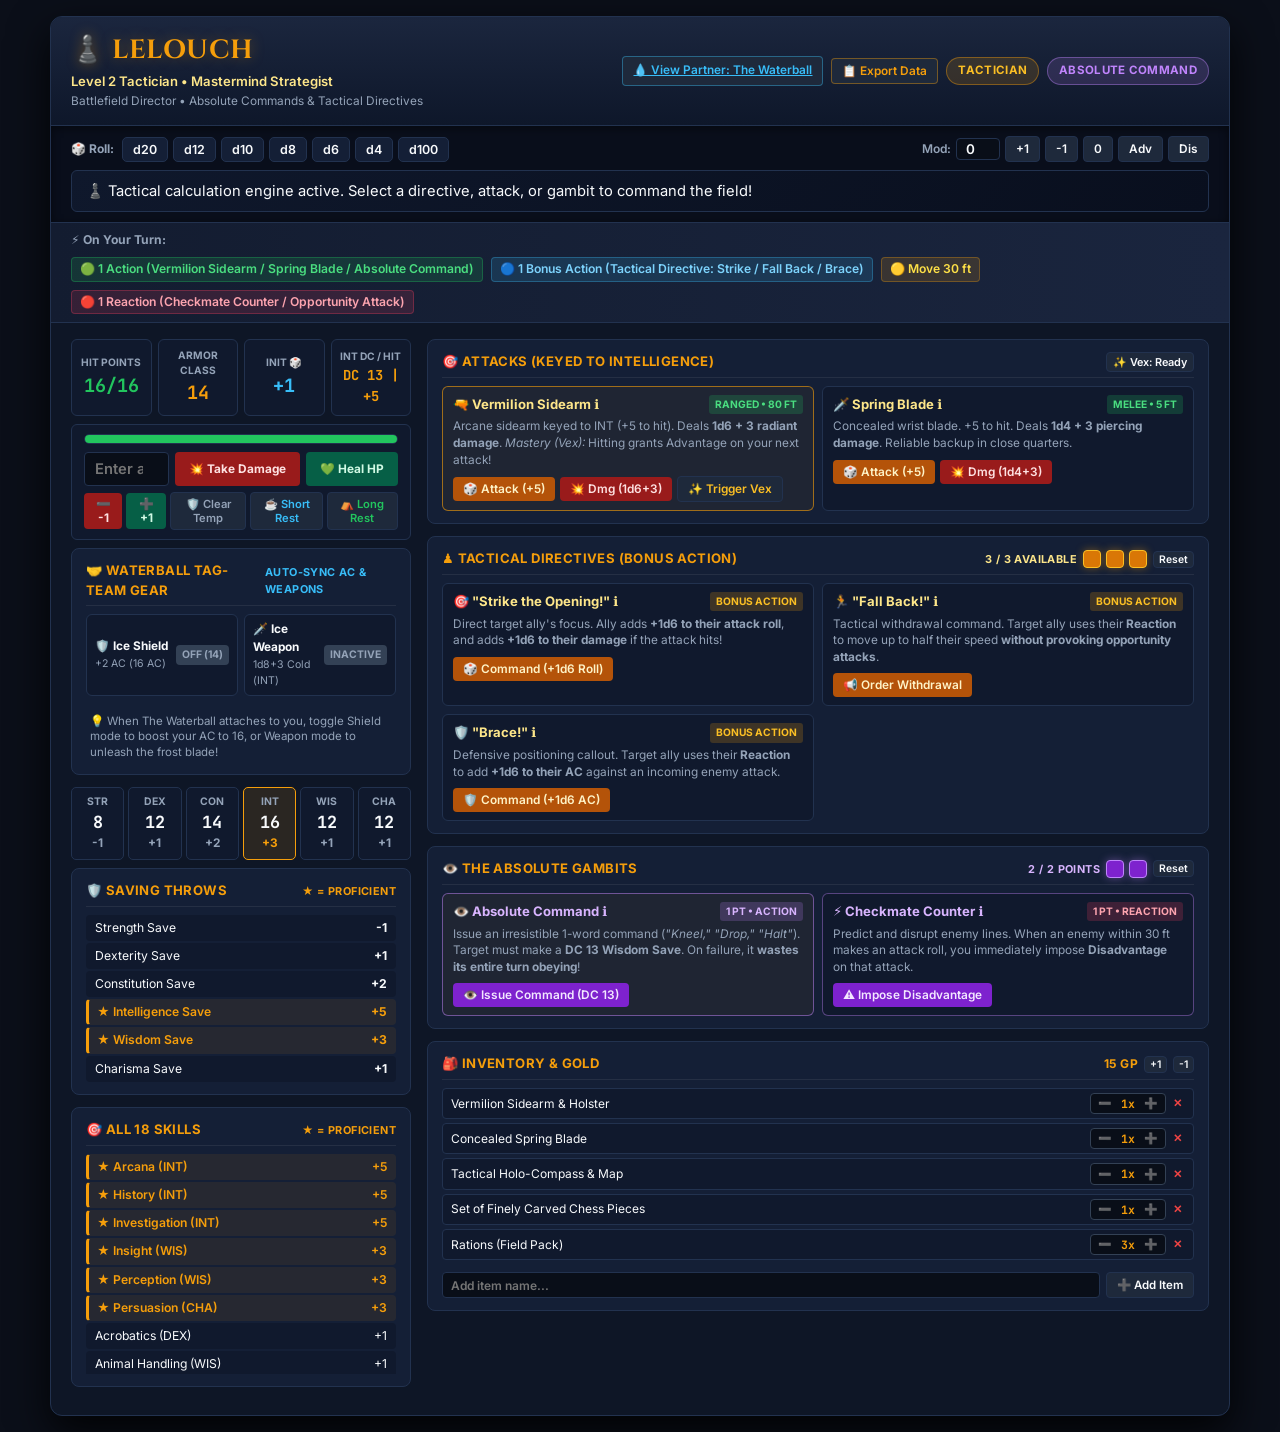
<file: archive/siblings-and-early-tests/LELOUCH_PLAYER_SHEET.html>
<!DOCTYPE html>
<html lang="en">
<head>
    <meta charset="UTF-8">
    <meta name="viewport" content="width=device-width, initial-scale=1.0">
    <title>Lelouch — Interactive Player Sheet</title>
    <link rel="preconnect" href="https://fonts.googleapis.com">
    <link rel="preconnect" href="https://fonts.gstatic.com" crossorigin>
    <link href="https://fonts.googleapis.com/css2?family=Cinzel:wght@600;700&family=Inter:wght@400;500;600;700&family=JetBrains+Mono:wght@500;600&display=swap" rel="stylesheet">
    <style>
        :root {
            --bg-page: #0b0f19;
            --bg-sheet: #0e1626;
            --panel-bg: #141f36;
            --panel-sub: #10192d;
            --card-border: #22324f;
            --card-border-hover: #f59e0b;
            --accent-gold: #f59e0b;
            --accent-blue: #38bdf8;
            --accent-cyan: #22d3ee;
            --accent-green: #22c55e;
            --accent-red: #ef4444;
            --accent-purple: #c084fc;
            --text-light: #f8fafc;
            --text-dim: #94a3b8;
            --text-muted: #64748b;
        }

        * { box-sizing: border-box; margin: 0; padding: 0; }

        body {
            font-family: 'Inter', system-ui, -apple-system, sans-serif;
            background-color: var(--bg-page);
            color: var(--text-light);
            line-height: 1.5;
            padding: 16px 12px;
            display: flex;
            justify-content: center;
            font-size: 0.88rem;
        }

        .sheet-container {
            width: 100%;
            max-width: 1180px;
            background-color: var(--bg-sheet);
            border: 1px solid var(--card-border);
            border-radius: 12px;
            box-shadow: 0 16px 40px rgba(0,0,0,0.85);
            overflow: hidden;
        }

        /* Top Header Banner */
        .header-banner {
            background: linear-gradient(180deg, #1b263e 0%, #0e172a 100%);
            border-bottom: 1px solid var(--card-border);
            padding: 14px 20px;
            display: flex;
            justify-content: space-between;
            align-items: center;
            flex-wrap: wrap;
            gap: 12px;
        }

        .header-title h1 {
            font-family: 'Cinzel', serif;
            color: var(--accent-gold);
            font-size: 1.65rem;
            letter-spacing: 0.5px;
            display: flex;
            align-items: center;
            gap: 8px;
            font-weight: 700;
            text-shadow: 0 0 14px rgba(245, 158, 11, 0.35);
        }

        .header-title .subtitle {
            font-size: 0.82rem;
            color: #fde68a;
            font-weight: 600;
            margin-top: 1px;
        }

        .header-title .tagline {
            font-size: 0.74rem;
            color: var(--text-dim);
            margin-top: 2px;
        }

        .header-actions {
            display: flex;
            align-items: center;
            gap: 8px;
            flex-wrap: wrap;
        }

        .pill-badge {
            padding: 4px 11px;
            border-radius: 9999px;
            font-size: 0.72rem;
            font-weight: 700;
            text-transform: uppercase;
            letter-spacing: 0.3px;
        }
        .pill-gold { background: rgba(245, 158, 11, 0.15); color: #fbbf24; border: 1px solid rgba(245, 158, 11, 0.4); }
        .pill-purple { background: rgba(192, 132, 252, 0.15); color: #c084fc; border: 1px solid rgba(192, 132, 252, 0.4); }
        .pill-blue { background: #0369a1; color: #f0f9ff; border: 1px solid #0284c7; }

        /* Top Prominent Dice Roller Console */
        .top-dice-console {
            background: #090e1b;
            border-bottom: 1px solid var(--card-border);
            padding: 10px 20px;
            display: flex;
            flex-direction: column;
            gap: 8px;
            box-shadow: inset 0 2px 8px rgba(0,0,0,0.5);
        }

        .dice-controls-bar {
            display: flex;
            justify-content: space-between;
            align-items: center;
            flex-wrap: wrap;
            gap: 8px;
        }

        .dice-buttons-group {
            display: flex;
            align-items: center;
            gap: 5px;
            flex-wrap: wrap;
        }

        .dice-btn {
            background: var(--panel-bg);
            border: 1px solid var(--card-border);
            color: var(--text-light);
            padding: 4px 10px;
            border-radius: 5px;
            font-size: 0.78rem;
            font-weight: 600;
            cursor: pointer;
            transition: all 0.15s ease;
            font-family: 'Inter', sans-serif;
        }
        .dice-btn:hover {
            border-color: var(--accent-gold);
            color: var(--accent-gold);
            background: rgba(245, 158, 11, 0.12);
        }

        .dice-mod-group {
            display: flex;
            align-items: center;
            gap: 5px;
            flex-wrap: wrap;
        }

        .roll-result-display {
            background: linear-gradient(135deg, #0f182c 0%, #090f1e 100%);
            border: 1.5px solid var(--card-border);
            border-radius: 6px;
            padding: 8px 14px;
            font-family: 'Inter', sans-serif;
            font-size: 0.92rem;
            color: #f8fafc;
            min-height: 42px;
            display: flex;
            align-items: center;
            transition: all 0.2s ease;
        }
        .roll-result-display.highlight-roll {
            border-color: var(--accent-gold);
            box-shadow: 0 0 16px rgba(245, 158, 11, 0.3);
        }

        /* Beginner Turn Cheatsheet Bar */
        .turn-cheatsheet-bar {
            background: linear-gradient(90deg, #131c30 0%, #1a253e 100%);
            border-bottom: 1px solid var(--card-border);
            padding: 8px 20px;
            display: flex;
            align-items: center;
            justify-content: space-between;
            flex-wrap: wrap;
            gap: 8px;
            font-size: 0.76rem;
        }

        .turn-pill {
            display: inline-flex;
            align-items: center;
            gap: 5px;
            padding: 2px 8px;
            border-radius: 4px;
            font-weight: 600;
        }
        .turn-action { background: rgba(34, 197, 94, 0.15); color: #4ade80; border: 1px solid rgba(34, 197, 94, 0.3); }
        .turn-bonus { background: rgba(56, 189, 248, 0.15); color: #7dd3fc; border: 1px solid rgba(56, 189, 248, 0.3); }
        .turn-reaction { background: rgba(244, 63, 94, 0.15); color: #fda4af; border: 1px solid rgba(244, 63, 94, 0.3); }
        .turn-move { background: rgba(245, 158, 11, 0.15); color: #fde047; border: 1px solid rgba(245, 158, 11, 0.3); }

        /* Main 2-Column Layout */
        .main-layout {
            display: grid;
            grid-template-columns: 340px 1fr;
            gap: 16px;
            padding: 16px 20px;
        }

        @media (max-width: 960px) {
            .main-layout { grid-template-columns: 1fr; }
        }

        /* Panel Base */
        .panel {
            background-color: var(--panel-bg);
            border: 1px solid var(--card-border);
            border-radius: 8px;
            padding: 12px 14px;
            margin-bottom: 12px;
            display: flex;
            flex-direction: column;
            gap: 8px;
        }

        .panel-title {
            font-size: 0.82rem;
            font-weight: 700;
            color: var(--accent-gold);
            display: flex;
            justify-content: space-between;
            align-items: center;
            border-bottom: 1px solid rgba(255, 255, 255, 0.07);
            padding-bottom: 5px;
            text-transform: uppercase;
            letter-spacing: 0.4px;
        }

        /* Vitals 4-Box Row */
        .vitals-4box {
            display: grid;
            grid-template-columns: repeat(4, 1fr);
            gap: 6px;
            margin-bottom: 8px;
        }

        .vital-mini-box {
            background: var(--panel-sub);
            border: 1px solid var(--card-border);
            border-radius: 6px;
            padding: 8px 4px;
            text-align: center;
            display: flex;
            flex-direction: column;
            justify-content: center;
            align-items: center;
            transition: all 0.15s ease;
        }
        .vital-mini-box:hover {
            border-color: var(--card-border-hover);
        }

        .vital-mini-lbl {
            font-size: 0.64rem;
            font-weight: 700;
            color: var(--text-dim);
            text-transform: uppercase;
        }

        .vital-mini-val {
            font-size: 1.15rem;
            font-weight: 700;
            color: var(--text-light);
            margin-top: 1px;
            font-family: 'JetBrains Mono', monospace;
        }

        /* HP Controller */
        .hp-ctrl-container {
            background: var(--panel-sub);
            border: 1px solid var(--card-border);
            border-radius: 6px;
            padding: 9px 12px;
            display: flex;
            flex-direction: column;
            gap: 8px;
            margin-bottom: 8px;
        }

        .hp-health-bar-bg {
            width: 100%;
            height: 10px;
            background: #090e18;
            border-radius: 5px;
            overflow: hidden;
            border: 1px solid var(--card-border);
            position: relative;
        }

        .hp-health-bar-fill {
            height: 100%;
            width: 100%;
            background: var(--accent-green);
            transition: width 0.3s ease, background-color 0.3s ease;
        }

        .hp-health-bar-temp {
            position: absolute;
            top: 0;
            right: 0;
            height: 100%;
            background: rgba(56, 189, 248, 0.7);
            transition: width 0.3s ease;
        }

        .hp-btn-row {
            display: flex;
            align-items: center;
            gap: 5px;
            flex-wrap: wrap;
        }

        .hp-input-num {
            background: #090e18;
            border: 1px solid var(--card-border);
            color: var(--text-light);
            font-family: 'Inter', sans-serif;
            font-size: 0.84rem;
            font-weight: 600;
            padding: 4px 6px;
            border-radius: 4px;
            width: 55px;
            text-align: center;
            outline: none;
        }
        .hp-input-num:focus { border-color: var(--accent-gold); }

        .btn-act {
            padding: 5px 10px;
            border-radius: 4px;
            font-size: 0.74rem;
            font-weight: 600;
            cursor: pointer;
            border: none;
            transition: all 0.15s ease;
            font-family: 'Inter', sans-serif;
            display: inline-flex;
            align-items: center;
            gap: 4px;
        }
        .btn-act:active { transform: scale(0.97); }
        .btn-act-dmg { background: #991b1b; color: #fee2e2; }
        .btn-act-dmg:hover { background: #b91c1c; }
        .btn-act-heal { background: #065f46; color: #d1fae5; }
        .btn-act-heal:hover { background: #047857; }
        .btn-act-gold { background: #b45309; color: #fef3c7; }
        .btn-act-gold:hover { background: #d97706; }
        .btn-act-blue { background: #0284c7; color: #f0f9ff; }
        .btn-act-blue:hover { background: #0369a1; }
        .btn-act-purple { background: #7e22ce; color: #f3e8ff; }
        .btn-act-purple:hover { background: #9333ea; }
        .btn-act-pre { background: #1e293b; color: var(--text-light); border: 1px solid var(--card-border); }
        .btn-act-pre:hover { background: #334155; }

        /* Synergy Toggle Cards */
        .synergy-toggle-grid {
            display: grid;
            grid-template-columns: 1fr 1fr;
            gap: 6px;
            margin-bottom: 8px;
        }

        .toggle-btn-card {
            background: var(--panel-sub);
            border: 1px solid var(--card-border);
            border-radius: 6px;
            padding: 6px 8px;
            display: flex;
            justify-content: space-between;
            align-items: center;
            cursor: pointer;
            transition: all 0.2s ease;
        }
        .toggle-btn-card:hover { border-color: var(--accent-gold); }
        .toggle-btn-card.active-buff {
            border-color: #38bdf8;
            background: rgba(56, 189, 248, 0.12);
        }
        .toggle-badge {
            font-size: 0.65rem;
            font-weight: 700;
            padding: 2px 6px;
            border-radius: 4px;
            text-transform: uppercase;
        }
        .toggle-badge.off { background: #334155; color: #94a3b8; }
        .toggle-badge.on { background: #0284c7; color: #f0f9ff; }

        /* Ability Scores Strip */
        .ability-strip {
            display: grid;
            grid-template-columns: repeat(6, 1fr);
            gap: 4px;
            margin-bottom: 8px;
        }

        .ability-box {
            background: var(--panel-sub);
            border: 1px solid var(--card-border);
            border-radius: 5px;
            text-align: center;
            padding: 6px 2px;
            cursor: pointer;
            transition: all 0.15s ease;
        }
        .ability-box:hover { border-color: var(--accent-gold); background: rgba(245, 158, 11, 0.08); }
        .ability-box.active-key {
            border: 1.5px solid var(--accent-gold);
            background: rgba(245, 158, 11, 0.12);
        }

        .ability-name { font-size: 0.65rem; font-weight: 700; color: var(--text-dim); }
        .ability-score { font-size: 1.05rem; font-weight: 700; color: var(--text-light); font-family: 'JetBrains Mono', monospace; }
        .ability-mod { font-size: 0.74rem; font-weight: 700; color: var(--text-dim); }
        .ability-box.active-key .ability-mod { color: var(--accent-gold); }

        /* Saves & Skills */
        .stat-row-list {
            list-style: none;
            display: flex;
            flex-direction: column;
            gap: 2px;
        }

        .stat-row-item {
            font-size: 0.76rem;
            color: var(--text-light);
            padding: 3px 8px;
            background: var(--panel-sub);
            border-radius: 4px;
            display: flex;
            justify-content: space-between;
            align-items: center;
            cursor: pointer;
            transition: all 0.15s ease;
            border: 1px solid transparent;
        }
        .stat-row-item:hover {
            background: #1e293b;
            border-color: var(--accent-gold);
        }
        .stat-row-item.prof-item {
            color: var(--accent-gold);
            font-weight: 600;
            background: rgba(245, 158, 11, 0.08);
            border-left: 3px solid var(--accent-gold);
        }

        /* Action Cards Grid */
        .action-grid-2col {
            display: grid;
            grid-template-columns: 1fr 1fr;
            gap: 8px;
        }

        @media (max-width: 640px) {
            .action-grid-2col { grid-template-columns: 1fr; }
        }

        .action-card {
            background-color: var(--panel-sub);
            border: 1px solid var(--card-border);
            border-radius: 6px;
            padding: 8px 10px;
            display: flex;
            flex-direction: column;
            gap: 4px;
            transition: all 0.15s ease;
        }
        .action-card:hover { border-color: var(--card-border-hover); }
        .action-card.highlight-card {
            border-color: rgba(245, 158, 11, 0.6);
            background: rgba(245, 158, 11, 0.05);
        }

        .action-header {
            display: flex;
            justify-content: space-between;
            align-items: center;
            font-size: 0.82rem;
            font-weight: 700;
            gap: 4px;
        }

        .action-tag {
            font-size: 0.64rem;
            font-weight: 700;
            padding: 2px 6px;
            border-radius: 3px;
            text-transform: uppercase;
        }
        .tag-action { background: rgba(34, 197, 94, 0.2); color: #4ade80; }
        .tag-bonus { background: rgba(56, 189, 248, 0.2); color: #7dd3fc; }
        .tag-reaction { background: rgba(244, 63, 94, 0.2); color: #fda4af; }
        .tag-directive { background: rgba(245, 158, 11, 0.2); color: #fbbf24; }
        .tag-gambit { background: rgba(192, 132, 252, 0.2); color: #d8b4fe; }

        .action-desc {
            font-size: 0.74rem;
            color: var(--text-dim);
            line-height: 1.4;
        }

        .action-btn-row {
            display: flex;
            gap: 5px;
            align-items: center;
            flex-wrap: wrap;
            margin-top: 4px;
        }

        /* Pips & Resource Trackers */
        .pip-group {
            display: flex;
            gap: 5px;
            align-items: center;
        }

        .pip-slot {
            width: 18px;
            height: 18px;
            border-radius: 4px;
            cursor: pointer;
            transition: all 0.15s ease;
        }
        .pip-gold {
            background: #d97706;
            border: 1px solid #fbbf24;
            box-shadow: 0 0 8px rgba(245, 158, 11, 0.4);
        }
        .pip-purple {
            background: #7e22ce;
            border: 1px solid #c084fc;
            box-shadow: 0 0 8px rgba(192, 132, 252, 0.4);
        }
        .pip-slot.empty {
            background: #1e293b;
            border-color: #475569;
            box-shadow: none;
        }

        /* Inventory */
        .inv-list-compact {
            display: flex;
            flex-direction: column;
            gap: 4px;
            max-height: 180px;
            overflow-y: auto;
        }

        .inv-row-item {
            background: var(--panel-sub);
            border: 1px solid var(--card-border);
            border-radius: 4px;
            padding: 4px 8px;
            display: flex;
            justify-content: space-between;
            align-items: center;
            font-size: 0.75rem;
            gap: 6px;
        }

        .inv-controls {
            display: inline-flex;
            align-items: center;
            gap: 4px;
        }

        .inv-stepper {
            display: inline-flex;
            align-items: center;
            background: #090e18;
            border: 1px solid #334155;
            border-radius: 4px;
            padding: 1px 4px;
            gap: 3px;
        }

        .btn-step-qty {
            background: transparent;
            border: none;
            color: #94a3b8;
            font-size: 0.68rem;
            font-weight: 700;
            cursor: pointer;
            padding: 1px 3px;
        }
        .btn-step-qty:hover { color: var(--accent-gold); }

        .inv-qty-val {
            font-size: 0.72rem;
            font-weight: 700;
            color: var(--accent-gold);
            min-width: 20px;
            text-align: center;
            font-family: 'JetBrains Mono', monospace;
        }

        /* Modal Overlay & Popups */
        .modal-overlay {
            display: none;
            position: fixed;
            top: 0; left: 0; right: 0; bottom: 0;
            background: rgba(3, 7, 18, 0.8);
            backdrop-filter: blur(4px);
            z-index: 1000;
            justify-content: center;
            align-items: center;
            padding: 16px;
        }
        .modal-overlay.active { display: flex; }

        .modal-card {
            background: #0f172a;
            border: 1.5px solid var(--accent-gold);
            border-radius: 10px;
            width: 100%;
            max-width: 520px;
            max-height: 90vh;
            overflow-y: auto;
            box-shadow: 0 20px 45px rgba(0,0,0,0.9);
            animation: modalPop 0.18s ease-out;
            padding: 16px;
            display: flex;
            flex-direction: column;
            gap: 12px;
        }
        @keyframes modalPop {
            from { transform: scale(0.95); opacity: 0; }
            to { transform: scale(1); opacity: 1; }
        }

        .modal-header {
            display: flex;
            justify-content: space-between;
            align-items: center;
            border-bottom: 1px solid var(--card-border);
            padding-bottom: 8px;
        }
        .modal-header h3 {
            font-family: 'Cinzel', serif;
            color: var(--accent-gold);
            font-size: 1.15rem;
            display: flex;
            align-items: center;
            gap: 6px;
        }
        .modal-close-btn {
            background: transparent;
            border: none;
            color: var(--text-dim);
            font-size: 1.2rem;
            cursor: pointer;
            padding: 2px 6px;
        }
        .modal-close-btn:hover { color: #f87171; }

        .modal-body {
            font-size: 0.82rem;
            color: #cbd5e1;
            line-height: 1.5;
            display: flex;
            flex-direction: column;
            gap: 8px;
        }
    </style>
</head>
<body>

    <div class="sheet-container">
        
        <!-- HEADER BANNER -->
        <header class="header-banner">
            <div class="header-title">
                <h1>♟️ LELOUCH</h1>
                <div class="subtitle">Level 2 Tactician • Mastermind Strategist</div>
                <div class="tagline">Battlefield Director • Absolute Commands & Tactical Directives</div>
            </div>
            <div class="header-actions">
                <a href="WATERBALL_PLAYER_SHEET.html" class="btn-act btn-act-pre" style="color:var(--accent-blue); border-color:rgba(56,189,248,0.4);" title="Switch to The Waterball's character card">💧 View Partner: The Waterball</a>
                <button class="btn-act btn-act-pre" onclick="exportSheetState()" style="color:var(--accent-gold); border-color:rgba(245,158,11,0.4);" title="Copy live HP, directives, gambits, and inventory delta">📋 Export Data</button>
                <span class="pill-badge pill-gold">TACTICIAN</span>
                <span class="pill-badge pill-purple">ABSOLUTE COMMAND</span>
            </div>
        </header>

        <!-- TOP PROMINENT DICE ROLLER CONSOLE -->
        <section class="top-dice-console">
            <div class="dice-controls-bar">
                <div class="dice-buttons-group">
                    <span style="font-size:0.75rem; font-weight:700; color:var(--text-dim); margin-right:3px;">🎲 Roll:</span>
                    <button class="dice-btn" onclick="rollCustomDie(20)">d20</button>
                    <button class="dice-btn" onclick="rollCustomDie(12)">d12</button>
                    <button class="dice-btn" onclick="rollCustomDie(10)">d10</button>
                    <button class="dice-btn" onclick="rollCustomDie(8)">d8</button>
                    <button class="dice-btn" onclick="rollCustomDie(6)">d6</button>
                    <button class="dice-btn" onclick="rollCustomDie(4)">d4</button>
                    <button class="dice-btn" onclick="rollCustomDie(100)">d100</button>
                </div>

                <div class="dice-mod-group">
                    <span style="font-size:0.75rem; font-weight:600; color:var(--text-dim);">Mod:</span>
                    <input type="number" id="dice-mod" class="hp-input-num" value="0" style="width:44px; padding:2px 4px;">
                    <button class="btn-act btn-act-pre" onclick="modDiceMod(1)">+1</button>
                    <button class="btn-act btn-act-pre" onclick="modDiceMod(-1)">-1</button>
                    <button class="btn-act btn-act-pre" onclick="document.getElementById('dice-mod').value=0">0</button>
                    <button class="btn-act btn-act-pre" id="btn-adv" onclick="toggleAdvantage('adv')">Adv</button>
                    <button class="btn-act btn-act-pre" id="btn-dis" onclick="toggleAdvantage('dis')">Dis</button>
                </div>
            </div>

            <!-- RESULT BANNER -->
            <div class="roll-result-display" id="roll-res">
                ♟️ Tactical calculation engine active. Select a directive, attack, or gambit to command the field!
            </div>
        </section>

        <!-- BEGINNER TURN CHEATSHEET -->
        <div class="turn-cheatsheet-bar">
            <span style="font-weight:700; color:var(--text-dim);">⚡ On Your Turn:</span>
            <div style="display:flex; gap:8px; flex-wrap:wrap; align-items:center;">
                <span class="turn-pill turn-action">🟢 1 Action (Vermilion Sidearm / Spring Blade / Absolute Command)</span>
                <span class="turn-pill turn-bonus">🔵 1 Bonus Action (Tactical Directive: Strike / Fall Back / Brace)</span>
                <span class="turn-pill turn-move">🟡 Move 30 ft</span>
                <span class="turn-pill turn-reaction">🔴 1 Reaction (Checkmate Counter / Opportunity Attack)</span>
            </div>
        </div>

        <!-- MAIN 2-COLUMN LAYOUT -->
        <div class="main-layout">
            
            <!-- LEFT COLUMN: VITALS, HP, TAG-TEAM TOGGLES, STATS, SAVES & SKILLS -->
            <div>
                
                <!-- 4-BOX VITALS -->
                <div class="vitals-4box">
                    <div class="vital-mini-box">
                        <span class="vital-mini-lbl">HIT POINTS</span>
                        <span class="vital-mini-val" id="hp-disp" style="color:var(--accent-green);">16/16</span>
                    </div>
                    <div class="vital-mini-box">
                        <span class="vital-mini-lbl">ARMOR CLASS</span>
                        <span class="vital-mini-val" id="ac-disp" style="color:var(--accent-gold);">14</span>
                    </div>
                    <div class="vital-mini-box" onclick="rollD20('Initiative Check (DEX +1)', 1)" style="cursor:pointer;" title="Click to roll Initiative (+1)">
                        <span class="vital-mini-lbl">INIT 🎲</span>
                        <span class="vital-mini-val" style="color:var(--accent-blue);">+1</span>
                    </div>
                    <div class="vital-mini-box" title="Keyed to INT: DC 13 Save, +5 to hit">
                        <span class="vital-mini-lbl">INT DC / HIT</span>
                        <span class="vital-mini-val" style="font-size:0.86rem; color:var(--accent-gold);">DC 13 | +5</span>
                    </div>
                </div>

                <!-- INTEGRATED HP CONTROLLER -->
                <div class="hp-ctrl-container">
                    <div class="hp-health-bar-bg">
                        <div class="hp-health-bar-fill" id="hp-bar" style="width: 100%;"></div>
                        <div class="hp-health-bar-temp" id="hp-temp-bar" style="width: 0%;"></div>
                    </div>
                    
                    <div style="display:flex; flex-direction:column; gap:6px;">
                        <div style="display:flex; align-items:center; gap:6px; width:100%;">
                            <input type="number" id="hp-input" class="hp-input-num" placeholder="Enter amount..." min="1" max="99" style="flex:1; height:34px; font-size:0.92rem; text-align:left; padding:4px 10px; font-weight:600;">
                            <button class="btn-act btn-act-dmg" onclick="applyDamage()" style="padding:6px 14px; height:34px; font-weight:700;">💥 Take Damage</button>
                            <button class="btn-act btn-act-heal" onclick="applyHeal()" style="padding:6px 14px; height:34px; font-weight:700;">💚 Heal HP</button>
                        </div>
                        <div style="display:flex; align-items:center; justify-content:space-between; gap:4px; width:100%;">
                            <div style="display:flex; gap:4px;">
                                <button class="btn-act btn-act-dmg" style="padding:4px 9px; font-size:0.74rem; font-weight:700;" onclick="stepHP(-1)" title="Take 1 Damage">➖ -1</button>
                                <button class="btn-act btn-act-heal" style="padding:4px 9px; font-size:0.74rem; font-weight:700;" onclick="stepHP(1)" title="Heal 1 HP">➕ +1</button>
                            </div>
                            <div style="display:flex; gap:4px;">
                                <button class="btn-act btn-act-pre" onclick="clearTempHP()" style="padding:4px 7px; font-size:0.7rem; color:#94a3b8;">🛡️ Clear Temp</button>
                                <button class="btn-act btn-act-pre" onclick="takeShortRest()" style="padding:4px 7px; font-size:0.7rem; color:var(--accent-blue);">☕ Short Rest</button>
                                <button class="btn-act btn-act-pre" onclick="resetHP()" style="padding:4px 7px; font-size:0.7rem; color:var(--accent-green);">⛺ Long Rest</button>
                            </div>
                        </div>
                    </div>
                </div>

                <!-- TAG-TEAM SYNERGY TOGGLES (WATERBALL ATTACHED) -->
                <div class="panel">
                    <div class="panel-title">
                        <span>🤝 Waterball Tag-Team Gear</span>
                        <span style="font-size:0.68rem; color:#38bdf8;">Auto-Sync AC & Weapons</span>
                    </div>
                    <div class="synergy-toggle-grid">
                        <div class="toggle-btn-card" id="card-shield-toggle" onclick="toggleWaterballShield()">
                            <div>
                                <div style="font-size:0.74rem; font-weight:700;">🛡️ Ice Shield</div>
                                <div style="font-size:0.66rem; color:var(--text-dim);">+2 AC (16 AC)</div>
                            </div>
                            <span class="toggle-badge off" id="badge-shield">OFF (14)</span>
                        </div>
                        <div class="toggle-btn-card" id="card-weapon-toggle" onclick="toggleWaterballWeapon()">
                            <div>
                                <div style="font-size:0.74rem; font-weight:700;">🗡️ Ice Weapon</div>
                                <div style="font-size:0.66rem; color:var(--text-dim);">1d8+3 Cold (INT)</div>
                            </div>
                            <span class="toggle-badge off" id="badge-weapon">INACTIVE</span>
                        </div>
                    </div>
                    <div style="font-size:0.72rem; color:#94a3b8; line-height:1.35; padding:2px 4px;">
                        💡 When The Waterball attaches to you, toggle Shield mode to boost your AC to 16, or Weapon mode to unleash the frost blade!
                    </div>
                </div>

                <!-- 6 ABILITY SCORES STRIP -->
                <div class="ability-strip">
                    <div class="ability-box" onclick="rollD20('STR Check', -1)" title="Click to roll Strength (-1)">
                        <div class="ability-name">STR</div>
                        <div class="ability-score">8</div>
                        <div class="ability-mod">-1</div>
                    </div>
                    <div class="ability-box" onclick="rollD20('DEX Check', 1)" title="Click to roll Dexterity (+1)">
                        <div class="ability-name">DEX</div>
                        <div class="ability-score">12</div>
                        <div class="ability-mod">+1</div>
                    </div>
                    <div class="ability-box" onclick="rollD20('CON Check', 2)" title="Click to roll Constitution (+2)">
                        <div class="ability-name">CON</div>
                        <div class="ability-score">14</div>
                        <div class="ability-mod">+2</div>
                    </div>
                    <div class="ability-box active-key" onclick="rollD20('INT Check (Tactics/Calculation)', 3)" title="Click to roll Intelligence (+3)">
                        <div class="ability-name">INT</div>
                        <div class="ability-score">16</div>
                        <div class="ability-mod">+3</div>
                    </div>
                    <div class="ability-box" onclick="rollD20('WIS Check (Perception/Awareness)', 1)" title="Click to roll Wisdom (+1)">
                        <div class="ability-name">WIS</div>
                        <div class="ability-score">12</div>
                        <div class="ability-mod">+1</div>
                    </div>
                    <div class="ability-box" onclick="rollD20('CHA Check (Command/Presence)', 1)" title="Click to roll Charisma (+1)">
                        <div class="ability-name">CHA</div>
                        <div class="ability-score">12</div>
                        <div class="ability-mod">+1</div>
                    </div>
                </div>

                <!-- SAVING THROWS -->
                <div class="panel">
                    <div class="panel-title">
                        <span>🛡️ Saving Throws</span>
                        <span style="font-size:0.68rem; color:var(--accent-gold);">★ = Proficient</span>
                    </div>
                    <div class="stat-row-list">
                        <div class="stat-row-item" onclick="rollD20('STR Saving Throw', -1)">
                            <span>Strength Save</span>
                            <span style="font-weight:700;">-1</span>
                        </div>
                        <div class="stat-row-item" onclick="rollD20('DEX Saving Throw', 1)">
                            <span>Dexterity Save</span>
                            <span style="font-weight:700;">+1</span>
                        </div>
                        <div class="stat-row-item" onclick="rollD20('CON Saving Throw', 2)">
                            <span>Constitution Save</span>
                            <span style="font-weight:700;">+2</span>
                        </div>
                        <div class="stat-row-item prof-item" onclick="rollD20('INT Saving Throw', 5)">
                            <span>★ Intelligence Save</span>
                            <span style="font-weight:700;">+5</span>
                        </div>
                        <div class="stat-row-item prof-item" onclick="rollD20('WIS Saving Throw', 3)">
                            <span>★ Wisdom Save</span>
                            <span style="font-weight:700;">+3</span>
                        </div>
                        <div class="stat-row-item" onclick="rollD20('CHA Saving Throw', 1)">
                            <span>Charisma Save</span>
                            <span style="font-weight:700;">+1</span>
                        </div>
                    </div>
                </div>

                <!-- 18 SKILLS LIST -->
                <div class="panel">
                    <div class="panel-title">
                        <span>🎯 All 18 Skills</span>
                        <span style="font-size:0.68rem; color:var(--accent-gold);">★ = Proficient</span>
                    </div>
                    <div class="stat-row-list" style="max-height:220px; overflow-y:auto;">
                        <div class="stat-row-item prof-item" onclick="rollD20('Arcana (INT)', 5)"><span>★ Arcana (INT)</span><span>+5</span></div>
                        <div class="stat-row-item prof-item" onclick="rollD20('History (INT)', 5)"><span>★ History (INT)</span><span>+5</span></div>
                        <div class="stat-row-item prof-item" onclick="rollD20('Investigation (INT)', 5)"><span>★ Investigation (INT)</span><span>+5</span></div>
                        <div class="stat-row-item prof-item" onclick="rollD20('Insight (WIS)', 3)"><span>★ Insight (WIS)</span><span>+3</span></div>
                        <div class="stat-row-item prof-item" onclick="rollD20('Perception (WIS)', 3)"><span>★ Perception (WIS)</span><span>+3</span></div>
                        <div class="stat-row-item prof-item" onclick="rollD20('Persuasion (CHA)', 3)"><span>★ Persuasion (CHA)</span><span>+3</span></div>
                        <div class="stat-row-item" onclick="rollD20('Acrobatics (DEX)', 1)"><span>Acrobatics (DEX)</span><span>+1</span></div>
                        <div class="stat-row-item" onclick="rollD20('Animal Handling (WIS)', 1)"><span>Animal Handling (WIS)</span><span>+1</span></div>
                        <div class="stat-row-item" onclick="rollD20('Athletics (STR)', -1)"><span>Athletics (STR)</span><span>-1</span></div>
                        <div class="stat-row-item" onclick="rollD20('Deception (CHA)', 1)"><span>Deception (CHA)</span><span>+1</span></div>
                        <div class="stat-row-item" onclick="rollD20('Intimidation (CHA)', 1)"><span>Intimidation (CHA)</span><span>+1</span></div>
                        <div class="stat-row-item" onclick="rollD20('Medicine (WIS)', 1)"><span>Medicine (WIS)</span><span>+1</span></div>
                        <div class="stat-row-item" onclick="rollD20('Nature (INT)', 3)"><span>Nature (INT)</span><span>+3</span></div>
                        <div class="stat-row-item" onclick="rollD20('Performance (CHA)', 1)"><span>Performance (CHA)</span><span>+1</span></div>
                        <div class="stat-row-item" onclick="rollD20('Religion (INT)', 3)"><span>Religion (INT)</span><span>+3</span></div>
                        <div class="stat-row-item" onclick="rollD20('Sleight of Hand (DEX)', 1)"><span>Sleight of Hand (DEX)</span><span>+1</span></div>
                        <div class="stat-row-item" onclick="rollD20('Stealth (DEX)', 1)"><span>Stealth (DEX)</span><span>+1</span></div>
                        <div class="stat-row-item" onclick="rollD20('Survival (WIS)', 1)"><span>Survival (WIS)</span><span>+1</span></div>
                    </div>
                </div>

            </div>

            <!-- RIGHT COLUMN: ATTACKS, TACTICAL DIRECTIVES, GAMBITS & INVENTORY -->
            <div>
                
                <!-- ATTACKS SECTION (KEYED TO INT) -->
                <div class="panel">
                    <div class="panel-title">
                        <span>🎯 Attacks (Keyed to Intelligence)</span>
                        <div style="display:flex; align-items:center; gap:5px;">
                            <button class="btn-act btn-act-pre" id="btn-vex-toggle" onclick="toggleVexMastery()" style="font-size:0.68rem; padding:2px 6px;" title="Vex gives Advantage on next attack after hitting">✨ Vex: Ready</button>
                        </div>
                    </div>
                    
                    <div class="action-grid-2col">
                        
                        <!-- VERMILION SIDEARM -->
                        <div class="action-card highlight-card">
                            <div class="action-header">
                                <span style="cursor:pointer; color:#fde68a;" onclick="openModal('sidearm')" title="Click for details">🔫 Vermilion Sidearm ℹ️</span>
                                <span class="action-tag tag-action">Ranged • 80 ft</span>
                            </div>
                            <div class="action-desc">
                                Arcane sidearm keyed to INT (+5 to hit). Deals <strong>1d6 + 3 radiant damage</strong>. <em>Mastery (Vex):</em> Hitting grants Advantage on your next attack!
                            </div>
                            <div class="action-btn-row">
                                <button class="btn-act btn-act-gold" onclick="rollSidearmAttack()">🎲 Attack (+5)</button>
                                <button class="btn-act btn-act-dmg" onclick="rollSidearmDamage()">💥 Dmg (1d6+3)</button>
                                <button class="btn-act btn-act-pre" onclick="triggerVex()" style="color:#fbbf24;">✨ Trigger Vex</button>
                            </div>
                        </div>

                        <!-- SPRING BLADE -->
                        <div class="action-card">
                            <div class="action-header">
                                <span style="cursor:pointer; color:#fde68a;" onclick="openModal('blade')" title="Click for details">🗡️ Spring Blade ℹ️</span>
                                <span class="action-tag tag-action">Melee • 5 ft</span>
                            </div>
                            <div class="action-desc">
                                Concealed wrist blade. +5 to hit. Deals <strong>1d4 + 3 piercing damage</strong>. Reliable backup in close quarters.
                            </div>
                            <div class="action-btn-row">
                                <button class="btn-act btn-act-gold" onclick="rollBladeAttack()">🎲 Attack (+5)</button>
                                <button class="btn-act btn-act-dmg" onclick="rollBladeDamage()">💥 Dmg (1d4+3)</button>
                            </div>
                        </div>

                        <!-- WATERBALL WEAPON ATTACK (DYNAMIC CARD) -->
                        <div class="action-card" id="card-waterball-ice-weapon" style="display:none; border-color:#38bdf8; background:rgba(56,189,248,0.06);">
                            <div class="action-header">
                                <span style="cursor:pointer; color:#7dd3fc;" onclick="openModal('ice-weapon')" title="Click for details">❄️ Waterball Ice Blade / Cannon ℹ️</span>
                                <span class="action-tag tag-action">Tag-Team Action</span>
                            </div>
                            <div class="action-desc">
                                You attack using your INT (+5 to hit). Deals <strong>1d8 + 3 Cold Damage</strong>. (Waterball can use Bonus Action for +1d6 overcharge!).
                            </div>
                            <div class="action-btn-row">
                                <button class="btn-act btn-act-blue" onclick="rollIceWeaponAttack()">🎲 Attack (+5)</button>
                                <button class="btn-act btn-act-dmg" onclick="rollIceWeaponDamage()">💥 Dmg (1d8+3)</button>
                                <button class="btn-act btn-act-blue" onclick="rollOverchargedDamage()">❄️ Overcharged (1d8+1d6+3)</button>
                            </div>
                        </div>

                    </div>
                </div>

                <!-- TACTICAL DIRECTIVES (3 USES / REST | DIE: 1d6) -->
                <div class="panel">
                    <div class="panel-title">
                        <span>♟️ Tactical Directives (Bonus Action)</span>
                        <div style="display:flex; align-items:center; gap:6px;">
                            <span style="font-size:0.68rem; color:#fde68a;" id="directives-count-lbl">3 / 3 Available</span>
                            <div class="pip-group">
                                <div class="pip-slot pip-gold" id="pip-dir-1" onclick="toggleDirectiveSlot(1)"></div>
                                <div class="pip-slot pip-gold" id="pip-dir-2" onclick="toggleDirectiveSlot(2)"></div>
                                <div class="pip-slot pip-gold" id="pip-dir-3" onclick="toggleDirectiveSlot(3)"></div>
                            </div>
                            <button class="btn-act btn-act-pre" onclick="resetDirectives()" style="font-size:0.65rem; padding:1px 5px;">Reset</button>
                        </div>
                    </div>
                    
                    <div class="action-grid-2col">
                        
                        <!-- STRIKE THE OPENING -->
                        <div class="action-card">
                            <div class="action-header">
                                <span style="cursor:pointer; color:#fde68a;" onclick="openModal('strike')" title="Click for details">🎯 "Strike the Opening!" ℹ️</span>
                                <span class="action-tag tag-directive">Bonus Action</span>
                            </div>
                            <div class="action-desc">
                                Direct target ally's focus. Ally adds <strong>+1d6 to their attack roll</strong>, and adds <strong>+1d6 to their damage</strong> if the attack hits!
                            </div>
                            <div class="action-btn-row">
                                <button class="btn-act btn-act-gold" onclick="useStrikeOpening()">🎲 Command (+1d6 Roll)</button>
                            </div>
                        </div>

                        <!-- FALL BACK -->
                        <div class="action-card">
                            <div class="action-header">
                                <span style="cursor:pointer; color:#fde68a;" onclick="openModal('fallback')" title="Click for details">🏃 "Fall Back!" ℹ️</span>
                                <span class="action-tag tag-directive">Bonus Action</span>
                            </div>
                            <div class="action-desc">
                                Tactical withdrawal command. Target ally uses their <strong>Reaction</strong> to move up to half their speed <strong>without provoking opportunity attacks</strong>.
                            </div>
                            <div class="action-btn-row">
                                <button class="btn-act btn-act-gold" onclick="useFallBack()">📢 Order Withdrawal</button>
                            </div>
                        </div>

                        <!-- BRACE -->
                        <div class="action-card">
                            <div class="action-header">
                                <span style="cursor:pointer; color:#fde68a;" onclick="openModal('brace')" title="Click for details">🛡️ "Brace!" ℹ️</span>
                                <span class="action-tag tag-directive">Bonus Action</span>
                            </div>
                            <div class="action-desc">
                                Defensive positioning callout. Target ally uses their <strong>Reaction</strong> to add <strong>+1d6 to their AC</strong> against an incoming enemy attack.
                            </div>
                            <div class="action-btn-row">
                                <button class="btn-act btn-act-gold" onclick="useBrace()">🛡️ Command (+1d6 AC)</button>
                            </div>
                        </div>

                    </div>
                </div>

                <!-- THE ABSOLUTE GAMBITS (2 POINTS / REST) -->
                <div class="panel">
                    <div class="panel-title">
                        <span>👁️ The Absolute Gambits</span>
                        <div style="display:flex; align-items:center; gap:6px;">
                            <span style="font-size:0.68rem; color:#d8b4fe;" id="gambits-count-lbl">2 / 2 Points</span>
                            <div class="pip-group">
                                <div class="pip-slot pip-purple" id="pip-gam-1" onclick="toggleGambitSlot(1)"></div>
                                <div class="pip-slot pip-purple" id="pip-gam-2" onclick="toggleGambitSlot(2)"></div>
                            </div>
                            <button class="btn-act btn-act-pre" onclick="resetGambits()" style="font-size:0.65rem; padding:1px 5px;">Reset</button>
                        </div>
                    </div>
                    
                    <div class="action-grid-2col">
                        
                        <!-- ABSOLUTE COMMAND -->
                        <div class="action-card highlight-card" style="border-color:rgba(192,132,252,0.5);">
                            <div class="action-header">
                                <span style="cursor:pointer; color:#d8b4fe;" onclick="openModal('absolute-command')" title="Click for details">👁️ Absolute Command ℹ️</span>
                                <span class="action-tag tag-gambit">1 Pt • Action</span>
                            </div>
                            <div class="action-desc">
                                Issue an irresistible 1-word command (<em>"Kneel," "Drop," "Halt"</em>). Target must make a <strong>DC 13 Wisdom Save</strong>. On failure, it <strong>wastes its entire turn obeying</strong>!
                            </div>
                            <div class="action-btn-row">
                                <button class="btn-act btn-act-purple" onclick="useAbsoluteCommand()">👁️ Issue Command (DC 13)</button>
                            </div>
                        </div>

                        <!-- CHECKMATE COUNTER -->
                        <div class="action-card" style="border-color:rgba(192,132,252,0.4);">
                            <div class="action-header">
                                <span style="cursor:pointer; color:#d8b4fe;" onclick="openModal('checkmate-counter')" title="Click for details">⚡ Checkmate Counter ℹ️</span>
                                <span class="action-tag tag-reaction">1 Pt • Reaction</span>
                            </div>
                            <div class="action-desc">
                                Predict and disrupt enemy lines. When an enemy within 30 ft makes an attack roll, you immediately impose <strong>Disadvantage</strong> on that attack.
                            </div>
                            <div class="action-btn-row">
                                <button class="btn-act btn-act-purple" onclick="useCheckmateCounter()">⚠️ Impose Disadvantage</button>
                            </div>
                        </div>

                    </div>
                </div>

                <!-- INVENTORY & COIN PURSE -->
                <div class="panel">
                    <div class="panel-title">
                        <span>🎒 Inventory & Gold</span>
                        <div style="display:flex; align-items:center; gap:6px;">
                            <span style="font-size:0.75rem; font-weight:700; color:var(--accent-gold);" id="gold-disp">15 GP</span>
                            <button class="btn-act btn-act-pre" onclick="modGold(1)" style="font-size:0.65rem; padding:1px 5px;">+1</button>
                            <button class="btn-act btn-act-pre" onclick="modGold(-1)" style="font-size:0.65rem; padding:1px 5px;">-1</button>
                        </div>
                    </div>

                    <div class="inv-list-compact" id="inv-list">
                        <!-- Dynamic items rendered via JS -->
                    </div>

                    <div style="display:flex; gap:6px; margin-top:4px;">
                        <input type="text" id="new-item-name" class="hp-input-num" placeholder="Add item name..." style="flex:1; text-align:left; padding:4px 8px; font-size:0.75rem;">
                        <button class="btn-act btn-act-pre" onclick="addItemFromInput()" style="font-size:0.72rem;">➕ Add Item</button>
                    </div>
                </div>

            </div>

        </div>

    </div>

    <!-- UNIVERSAL COMPENDIUM MODAL -->
    <div class="modal-overlay" id="compendium-modal" onclick="closeModalOnBackdrop(event)">
        <div class="modal-card">
            <div class="modal-header">
                <h3 id="modal-title">📖 Feature Details</h3>
                <button class="modal-close-btn" onclick="closeModal()">✕</button>
            </div>
            <div class="modal-body" id="modal-body-content">
                <!-- Injected via JavaScript -->
            </div>
            <div style="display:flex; justify-content:flex-end; gap:8px; margin-top:8px;" id="modal-actions-footer">
                <button class="btn-act btn-act-pre" onclick="closeModal()">Close</button>
            </div>
        </div>
    </div>

    <script>
        /* -------------------------------------------------------------
           LELOUCH MASTER CHARACTER STATE & CONTROLLER
           ------------------------------------------------------------- */
        const MAX_HP = 16;
        let curHP = 16;
        let tempHP = 0;
        let baseAC = 14;
        let waterballShieldActive = false;
        let waterballWeaponActive = false;
        let directiveSlots = 3; // 3 Uses / Rest
        let gambitPoints = 2;   // 2 Points / Rest
        let vexReady = true;
        let advantageMode = 'normal';
        let gold = 15;

        let inventory = [
            { name: "Vermilion Sidearm & Holster", qty: 1 },
            { name: "Concealed Spring Blade", qty: 1 },
            { name: "Tactical Holo-Compass & Map", qty: 1 },
            { name: "Set of Finely Carved Chess Pieces", qty: 1 },
            { name: "Rations (Field Pack)", qty: 3 }
        ];

        const COMPENDIUM_DB = {
            'sidearm': {
                title: "🔫 Vermilion Sidearm",
                desc: "<strong>Type:</strong> Ranged Weapon Attack (Action)<br><strong>Range:</strong> 80 ft.<br><strong>Attack Roll:</strong> 1d20 + 5 to hit (Keyed to Intelligence!).<br><strong>Hit Damage:</strong> 1d6 + 3 radiant damage.<br><strong>Weapon Mastery (Vex):</strong> Landing a hit throws the enemy off-balance, giving you <strong>Advantage on your next attack roll</strong> against that target!",
                buttons: [
                    { label: '🎲 Attack Roll (+5)', class: 'btn-act btn-act-gold', action: () => rollSidearmAttack() },
                    { label: '💥 Damage Roll (1d6+3)', class: 'btn-act btn-act-dmg', action: () => rollSidearmDamage() }
                ]
            },
            'blade': {
                title: "🗡️ Spring Blade",
                desc: "<strong>Type:</strong> Melee Weapon Attack (Action)<br><strong>Reach:</strong> 5 ft.<br><strong>Attack Roll:</strong> 1d20 + 5 to hit.<br><strong>Hit Damage:</strong> 1d4 + 3 piercing damage.<br>A concealed quick-draw blade built into the gauntlet.",
                buttons: [
                    { label: '🎲 Attack Roll (+5)', class: 'btn-act btn-act-gold', action: () => rollBladeAttack() },
                    { label: '💥 Damage Roll (1d4+3)', class: 'btn-act btn-act-dmg', action: () => rollBladeDamage() }
                ]
            },
            'ice-weapon': {
                title: "❄️ Waterball Ice Weapon (Blade / Cannon)",
                desc: "<strong>Type:</strong> Tag-Team Melee/Ranged Attack (Action)<br><strong>Attack Roll:</strong> 1d20 + 5 to hit (Keyed to Intelligence!).<br><strong>Hit Damage:</strong> 1d8 + 3 Cold damage.<br><strong>Overcharge Synergy:</strong> If The Waterball uses its Bonus Action to Overcharge the weapon, add an additional <strong>+1d6 Cold Damage</strong> on your next hit!",
                buttons: [
                    { label: '🎲 Attack Roll (+5)', class: 'btn-act btn-act-blue', action: () => rollIceWeaponAttack() },
                    { label: '💥 Damage Roll (1d8+3)', class: 'btn-act btn-act-dmg', action: () => rollIceWeaponDamage() },
                    { label: '❄️ Overcharge (1d8+1d6+3)', class: 'btn-act btn-act-blue', action: () => rollOverchargedDamage() }
                ]
            },
            'strike': {
                title: "🎯 Tactical Directive: 'Strike the Opening!'",
                desc: "<strong>Type:</strong> Bonus Action<br><strong>Target:</strong> 1 Ally within 60 ft who can see or hear you.<br><strong>Effect:</strong> You spot a critical flaw in the enemy's guard. The ally adds <strong>+1d6 to their attack roll</strong>, and if the attack hits, they also add <strong>+1d6 to their damage</strong>!<br><strong>Resource:</strong> Consumes 1 Tactical Directive slot.",
                action: () => { useStrikeOpening(); }
            },
            'fallback': {
                title: "🏃 Tactical Directive: 'Fall Back!'",
                desc: "<strong>Type:</strong> Bonus Action<br><strong>Target:</strong> 1 Ally within 60 ft.<br><strong>Effect:</strong> Target ally uses their <strong>Reaction</strong> to move up to half their movement speed immediately. This movement <strong>does NOT provoke opportunity attacks</strong>!<br><strong>Resource:</strong> Consumes 1 Tactical Directive slot.",
                action: () => { useFallBack(); }
            },
            'brace': {
                title: "🛡️ Tactical Directive: 'Brace!'",
                desc: "<strong>Type:</strong> Bonus Action<br><strong>Target:</strong> 1 Ally within 60 ft.<br><strong>Effect:</strong> When an ally is attacked, you shout a defensive posture. The ally uses their <strong>Reaction</strong> to roll 1d6 and add that number to their <strong>Armor Class (AC)</strong> against that attack!<br><strong>Resource:</strong> Consumes 1 Tactical Directive slot.",
                action: () => { useBrace(); }
            },
            'absolute-command': {
                title: "👁️ Absolute Command",
                desc: "<strong>Type:</strong> Action (1 Gambit Point)<br><strong>Range:</strong> 60 ft.<br><strong>Saving Throw:</strong> Target must succeed on a <strong>DC 13 Wisdom Save</strong>.<br><strong>Effect:</strong> You speak a single undeniable command word (<em>'Kneel', 'Drop', 'Halt', 'Flee'</em>). On a failed save, the creature is overwhelmed by your authority and <strong>wastes its entire next turn obeying your command</strong>!",
                action: () => { useAbsoluteCommand(); }
            },
            'checkmate-counter': {
                title: "⚡ Checkmate Counter",
                desc: "<strong>Type:</strong> Reaction (1 Gambit Point)<br><strong>Trigger:</strong> An enemy within 30 ft makes an attack roll.<br><strong>Effect:</strong> You anticipate the trajectory of the enemy strike and shout a split-second countermeasure, immediately imposing <strong>Disadvantage</strong> on that enemy's attack roll!",
                action: () => { useCheckmateCounter(); }
            }
        };

        /* -------------------------------------------------------------
           INITIALIZATION & LOCALSTORAGE
           ------------------------------------------------------------- */
        window.addEventListener('DOMContentLoaded', () => {
            loadSavedState();
            updateHPUI();
            updateACUI();
            updateDirectivesUI();
            updateGambitsUI();
            renderInventory();
        });

        function saveState() {
            const state = {
                curHP,
                tempHP,
                waterballShieldActive,
                waterballWeaponActive,
                directiveSlots,
                gambitPoints,
                gold,
                inventory
            };
            localStorage.setItem('dnd_lelouch_state', JSON.stringify(state));
        }

        function loadSavedState() {
            try {
                const raw = localStorage.getItem('dnd_lelouch_state');
                if (raw) {
                    const parsed = JSON.parse(raw);
                    curHP = (typeof parsed.curHP === 'number') ? parsed.curHP : 16;
                    tempHP = (typeof parsed.tempHP === 'number') ? parsed.tempHP : 0;
                    waterballShieldActive = !!parsed.waterballShieldActive;
                    waterballWeaponActive = !!parsed.waterballWeaponActive;
                    directiveSlots = (typeof parsed.directiveSlots === 'number') ? parsed.directiveSlots : 3;
                    gambitPoints = (typeof parsed.gambitPoints === 'number') ? parsed.gambitPoints : 2;
                    gold = (typeof parsed.gold === 'number') ? parsed.gold : 15;
                    if (Array.isArray(parsed.inventory)) inventory = parsed.inventory;
                }
            } catch (e) {
                console.error("Failed to load local state", e);
            }
        }

        /* -------------------------------------------------------------
           DICE ENGINE & CONSOLE
           ------------------------------------------------------------- */
        function logRoll(msg, isCrit = false) {
            const consoleEl = document.getElementById('roll-res');
            consoleEl.innerHTML = msg;
            consoleEl.classList.remove('highlight-roll');
            void consoleEl.offsetWidth; // trigger reflow
            consoleEl.classList.add('highlight-roll');
        }

        function toggleAdvantage(mode) {
            const advBtn = document.getElementById('btn-adv');
            const disBtn = document.getElementById('btn-dis');
            if (advantageMode === mode) {
                advantageMode = 'normal';
                advBtn.classList.remove('btn-act-blue');
                disBtn.classList.remove('btn-act-blue');
            } else {
                advantageMode = mode;
                if (mode === 'adv') {
                    advBtn.classList.add('btn-act-blue');
                    disBtn.classList.remove('btn-act-blue');
                } else {
                    disBtn.classList.add('btn-act-blue');
                    advBtn.classList.remove('btn-act-blue');
                }
            }
        }

        function modDiceMod(delta) {
            const el = document.getElementById('dice-mod');
            el.value = (parseInt(el.value) || 0) + delta;
        }

        function rollCustomDie(sides) {
            const mod = parseInt(document.getElementById('dice-mod').value) || 0;
            let d1 = Math.floor(Math.random() * sides) + 1;
            let total = d1 + mod;
            let note = "";

            if (sides === 20 && advantageMode !== 'normal') {
                let d2 = Math.floor(Math.random() * 20) + 1;
                let kept = (advantageMode === 'adv') ? Math.max(d1, d2) : Math.min(d1, d2);
                let dropped = (advantageMode === 'adv') ? Math.min(d1, d2) : Math.max(d1, d2);
                total = kept + mod;
                note = ` <span style="color:#94a3b8; font-size:0.78rem;">[Rolls: ${d1}, ${d2} (${advantageMode.toUpperCase()} kept ${kept})]</span>`;
            }

            let critNote = "";
            if (sides === 20 && (d1 === 20 || total - mod === 20)) {
                critNote = " <span style='color:#fde047; font-weight:700;'>🔥 CRITICAL HIT (NAT 20)!</span>";
            } else if (sides === 20 && (d1 === 1 || total - mod === 1)) {
                critNote = " <span style='color:#ef4444; font-weight:700;'>💀 CRITICAL MISS (NAT 1)!</span>";
            }

            logRoll(`🎲 <strong>d${sides} Roll:</strong> <span style="font-size:1.15rem; color:var(--accent-gold); font-weight:700;">${total}</span> (Roll: ${d1} + Mod: ${mod})${note}${critNote}`);
        }

        function rollD20(label, bonus) {
            const customMod = parseInt(document.getElementById('dice-mod').value) || 0;
            const netMod = bonus + customMod;
            let r1 = Math.floor(Math.random() * 20) + 1;
            let finalRoll = r1;
            let detail = `(d20: ${r1}`;

            if (advantageMode !== 'normal') {
                let r2 = Math.floor(Math.random() * 20) + 1;
                finalRoll = (advantageMode === 'adv') ? Math.max(r1, r2) : Math.min(r1, r2);
                detail = `(${advantageMode.toUpperCase()} rolls: ${r1}, ${r2} ➔ ${finalRoll}`;
            }

            let total = finalRoll + netMod;
            let critText = "";
            if (finalRoll === 20) critText = " <span style='color:#fde047; font-weight:700;'>★ CRIT (NAT 20)!</span>";
            if (finalRoll === 1) critText = " <span style='color:#ef4444; font-weight:700;'>💀 NAT 1!</span>";

            logRoll(`🎯 <strong>${label}:</strong> <span style="font-size:1.15rem; color:var(--accent-gold); font-weight:700;">${total}</span> <span style="color:#94a3b8; font-size:0.8rem;">${detail} + Mod: ${netMod})</span>${critText}`);
        }

        /* -------------------------------------------------------------
           HP MANAGEMENT & RESTS
           ------------------------------------------------------------- */
        function updateHPUI() {
            const hpDisp = document.getElementById('hp-disp');
            const hpBar = document.getElementById('hp-bar');
            const tempBar = document.getElementById('hp-temp-bar');

            let pct = Math.max(0, Math.min(100, (curHP / MAX_HP) * 100));
            hpBar.style.width = pct + '%';

            if (tempHP > 0) {
                hpDisp.innerHTML = `${curHP}/${MAX_HP} <span style="color:#38bdf8; font-size:0.75rem;">(+${tempHP} Temp)</span>`;
                let tempPct = Math.min(100, (tempHP / MAX_HP) * 100);
                tempBar.style.width = tempPct + '%';
            } else {
                hpDisp.textContent = `${curHP}/${MAX_HP}`;
                tempBar.style.width = '0%';
            }

            if (pct > 50) {
                hpBar.style.backgroundColor = 'var(--accent-green)';
                hpDisp.style.color = 'var(--accent-green)';
            } else if (pct > 25) {
                hpBar.style.backgroundColor = 'var(--accent-gold)';
                hpDisp.style.color = 'var(--accent-gold)';
            } else {
                hpBar.style.backgroundColor = 'var(--accent-red)';
                hpDisp.style.color = 'var(--accent-red)';
            }

            saveState();
        }

        function applyDamage() {
            const input = document.getElementById('hp-input');
            let val = parseInt(input.value);
            if (isNaN(val) || val <= 0) return;

            let dmgLeft = val;
            if (tempHP > 0) {
                if (tempHP >= dmgLeft) {
                    tempHP -= dmgLeft;
                    dmgLeft = 0;
                } else {
                    dmgLeft -= tempHP;
                    tempHP = 0;
                }
            }

            curHP = Math.max(0, curHP - dmgLeft);
            logRoll(`💥 <strong>Damage Taken:</strong> Took ${val} damage. Current HP: ${curHP}/${MAX_HP}.`);
            input.value = '';
            updateHPUI();
        }

        function applyHeal() {
            const input = document.getElementById('hp-input');
            let val = parseInt(input.value);
            if (isNaN(val) || val <= 0) return;

            curHP = Math.min(MAX_HP, curHP + val);
            logRoll(`💚 <strong>Healing Applied:</strong> Restored ${val} HP. Current HP: ${curHP}/${MAX_HP}.`);
            input.value = '';
            updateHPUI();
        }

        function stepHP(delta) {
            if (delta < 0) {
                curHP = Math.max(0, curHP - 1);
                logRoll(`💥 Took 1 damage. HP: ${curHP}/${MAX_HP}`);
            } else {
                curHP = Math.min(MAX_HP, curHP + 1);
                logRoll(`💚 Restored 1 HP. HP: ${curHP}/${MAX_HP}`);
            }
            updateHPUI();
        }

        function clearTempHP() {
            tempHP = 0;
            logRoll(`🛡️ Cleared Temporary HP.`);
            updateHPUI();
        }

        function takeShortRest() {
            let heal = Math.floor(MAX_HP * 0.25) + 2; // ~6 HP
            curHP = Math.min(MAX_HP, curHP + heal);
            directiveSlots = 3;
            gambitPoints = 2;
            logRoll(`☕ <strong>Short Rest:</strong> Restored ${heal} HP (${curHP}/${MAX_HP}), Directives reset (3/3), Gambits reset (2/2)!`);
            updateHPUI();
            updateDirectivesUI();
            updateGambitsUI();
        }

        function resetHP() {
            curHP = MAX_HP;
            tempHP = 0;
            directiveSlots = 3;
            gambitPoints = 2;
            logRoll(`⛺ <strong>Long Rest Completed:</strong> HP full (16/16), Directives (3/3) and Gambits (2/2) fully restored!`);
            updateHPUI();
            updateDirectivesUI();
            updateGambitsUI();
        }

        /* -------------------------------------------------------------
           WATERBALL TAG-TEAM SYNERGY & AC
           ------------------------------------------------------------- */
        function toggleWaterballShield() {
            waterballShieldActive = !waterballShieldActive;
            updateACUI();
            logRoll(waterballShieldActive ? 
                `🛡️ <strong>Waterball Shield Attached!</strong> AC increased to <strong>16</strong> (+2 AC)!` : 
                `🛡️ Waterball Shield unequipped. AC returned to <strong>14</strong>.`);
            saveState();
        }

        function toggleWaterballWeapon() {
            waterballWeaponActive = !waterballWeaponActive;
            const weaponCard = document.getElementById('card-waterball-ice-weapon');
            const cardToggle = document.getElementById('card-weapon-toggle');
            const badge = document.getElementById('badge-weapon');

            if (waterballWeaponActive) {
                weaponCard.style.display = 'flex';
                cardToggle.classList.add('active-buff');
                badge.textContent = 'ACTIVE';
                badge.className = 'toggle-badge on';
                logRoll(`🗡️ <strong>Waterball Ice Weapon Ready:</strong> 1d8 + 3 Cold Damage attack enabled!`);
            } else {
                weaponCard.style.display = 'none';
                cardToggle.classList.remove('active-buff');
                badge.textContent = 'INACTIVE';
                badge.className = 'toggle-badge off';
                logRoll(`🗡️ Waterball Ice Weapon detached.`);
            }
            saveState();
        }

        function updateACUI() {
            const acDisp = document.getElementById('ac-disp');
            const cardToggle = document.getElementById('card-shield-toggle');
            const badge = document.getElementById('badge-shield');

            if (waterballShieldActive) {
                acDisp.textContent = "16";
                acDisp.style.color = "var(--accent-blue)";
                cardToggle.classList.add('active-buff');
                badge.textContent = "+2 AC (16)";
                badge.className = 'toggle-badge on';
            } else {
                acDisp.textContent = "14";
                acDisp.style.color = "var(--accent-gold)";
                cardToggle.classList.remove('active-buff');
                badge.textContent = "OFF (14)";
                badge.className = 'toggle-badge off';
            }
        }

        /* -------------------------------------------------------------
           TACTICAL DIRECTIVES (3 USES / REST)
           ------------------------------------------------------------- */
        function updateDirectivesUI() {
            document.getElementById('pip-dir-1').classList.toggle('empty', directiveSlots < 1);
            document.getElementById('pip-dir-2').classList.toggle('empty', directiveSlots < 2);
            document.getElementById('pip-dir-3').classList.toggle('empty', directiveSlots < 3);
            document.getElementById('directives-count-lbl').textContent = `${directiveSlots} / 3 Available`;
            saveState();
        }

        function toggleDirectiveSlot(idx) {
            if (idx === 1) directiveSlots = (directiveSlots >= 1) ? 0 : 1;
            else if (idx === 2) directiveSlots = (directiveSlots >= 2) ? 1 : 2;
            else if (idx === 3) directiveSlots = (directiveSlots === 3) ? 2 : 3;
            updateDirectivesUI();
        }

        function resetDirectives() {
            directiveSlots = 3;
            logRoll(`♟️ Tactical Directives reset to 3 / 3.`);
            updateDirectivesUI();
        }

        function spendDirective() {
            if (directiveSlots <= 0) {
                logRoll(`⚠️ <span style="color:#ef4444;">No Tactical Directives left! (0/3). Take a rest to replenish.</span>`);
                return false;
            }
            directiveSlots--;
            updateDirectivesUI();
            return true;
        }

        function useStrikeOpening() {
            if (!spendDirective()) return;
            let d = Math.floor(Math.random() * 6) + 1;
            logRoll(`🎯 <strong>Directive: "Strike the Opening!"</strong> Target ally adds <span style="font-size:1.15rem; color:#fde047; font-weight:700;">+${d}</span> (1d6) to their attack roll, and <span style="font-size:1.15rem; color:#f87171; font-weight:700;">+${d}</span> to their damage if it hits! (Directives left: ${directiveSlots}/3)`);
        }

        function useFallBack() {
            if (!spendDirective()) return;
            logRoll(`🏃 <strong>Directive: "Fall Back!"</strong> Target ally can spend their <strong>Reaction</strong> to move up to half their speed immediately without provoking opportunity attacks! (Directives left: ${directiveSlots}/3)`);
        }

        function useBrace() {
            if (!spendDirective()) return;
            let d = Math.floor(Math.random() * 6) + 1;
            logRoll(`🛡️ <strong>Directive: "Brace!"</strong> Target ally uses their <strong>Reaction</strong> to add <span style="font-size:1.15rem; color:#38bdf8; font-weight:700;">+${d} AC</span> (1d6) against this attack! (Directives left: ${directiveSlots}/3)`);
        }

        /* -------------------------------------------------------------
           THE ABSOLUTE GAMBITS (2 POINTS / REST)
           ------------------------------------------------------------- */
        function updateGambitsUI() {
            document.getElementById('pip-gam-1').classList.toggle('empty', gambitPoints < 1);
            document.getElementById('pip-gam-2').classList.toggle('empty', gambitPoints < 2);
            document.getElementById('gambits-count-lbl').textContent = `${gambitPoints} / 2 Points`;
            saveState();
        }

        function toggleGambitSlot(idx) {
            if (idx === 1) gambitPoints = (gambitPoints >= 1) ? 0 : 1;
            else if (idx === 2) gambitPoints = (gambitPoints === 2) ? 1 : 2;
            updateGambitsUI();
        }

        function resetGambits() {
            gambitPoints = 2;
            logRoll(`👁️ Absolute Gambits reset to 2 / 2 points.`);
            updateGambitsUI();
        }

        function spendGambit() {
            if (gambitPoints <= 0) {
                logRoll(`⚠️ <span style="color:#ef4444;">No Gambit Points left! (0/2). Take a rest to replenish.</span>`);
                return false;
            }
            gambitPoints--;
            updateGambitsUI();
            return true;
        }

        function useAbsoluteCommand() {
            if (!spendGambit()) return;
            logRoll(`👁️ <strong>Absolute Command Issued!</strong> Target must make a <strong>DC 13 Wisdom Save</strong>. On failure, it is completely compelled by your word (<em>"Kneel," "Drop," "Halt"</em>) and <strong>wastes its entire turn obeying</strong>! (Gambits left: ${gambitPoints}/2)`);
        }

        function useCheckmateCounter() {
            if (!spendGambit()) return;
            logRoll(`⚡ <strong>Checkmate Counter Triggered!</strong> Imposed <strong>Disadvantage</strong> on enemy attack roll within 30 ft! (Gambits left: ${gambitPoints}/2)`);
        }

        /* -------------------------------------------------------------
           ATTACK & DAMAGE ROLLS
           ------------------------------------------------------------- */
        function rollSidearmAttack() {
            rollD20("Vermilion Sidearm Attack (+5)", 5);
        }

        function rollSidearmDamage() {
            let d = Math.floor(Math.random() * 6) + 1;
            let total = d + 3;
            // Activate Vex advantage for next attack
            toggleAdvantage('adv');
            logRoll(`💥 <strong>Sidearm Damage:</strong> <span style="font-size:1.15rem; color:#fde047; font-weight:700;">${total}</span> radiant damage (1d6: ${d} + 3). <span style="color:#fbbf24; font-weight:600; margin-left:6px;">✨ Vex Active: Next attack has ADVANTAGE!</span>`);
        }

        function triggerVex() {
            toggleAdvantage('adv');
            logRoll(`✨ <strong>Vex Mastery Active:</strong> Gained <strong>Advantage</strong> on your next attack! (Adv button turned ON)`);
        }

        function toggleVexMastery() {
            toggleAdvantage('adv');
            if (advantageMode === 'adv') {
                logRoll(`✨ <strong>Vex Primed:</strong> Advantage enabled for next attack.`);
            } else {
                logRoll(`Vex Advantage turned off.`);
            }
        }

        function rollBladeAttack() {
            rollD20("Spring Blade Attack (+5)", 5);
        }

        function rollBladeDamage() {
            let d = Math.floor(Math.random() * 4) + 1;
            let total = d + 3;
            logRoll(`💥 <strong>Spring Blade Damage:</strong> <span style="font-size:1.15rem; color:#f87171; font-weight:700;">${total}</span> piercing damage (1d4: ${d} + 3).`);
        }

        function rollIceWeaponAttack() {
            rollD20("Waterball Ice Weapon Attack (+5)", 5);
        }

        function rollIceWeaponDamage() {
            let d = Math.floor(Math.random() * 8) + 1;
            let total = d + 3;
            logRoll(`❄️ <strong>Ice Weapon Damage:</strong> <span style="font-size:1.15rem; color:#38bdf8; font-weight:700;">${total}</span> Cold damage (1d8: ${d} + 3).`);
        }

        function rollOverchargedDamage() {
            let d1 = Math.floor(Math.random() * 8) + 1;
            let d2 = Math.floor(Math.random() * 6) + 1;
            let total = d1 + d2 + 3;
            logRoll(`❄️🔥 <strong>Overcharged Ice Strike:</strong> <span style="font-size:1.15rem; color:#38bdf8; font-weight:700;">${total}</span> Cold damage (1d8: ${d1} + 1d6 overcharge: ${d2} + 3)!`);
        }

        /* -------------------------------------------------------------
           INVENTORY & GOLD MANAGEMENT
           ------------------------------------------------------------- */
        function renderInventory() {
            const listEl = document.getElementById('inv-list');
            listEl.innerHTML = '';

            inventory.forEach((item, index) => {
                const row = document.createElement('div');
                row.className = 'inv-row-item';
                row.innerHTML = `
                    <span style="flex:1; overflow:hidden; text-overflow:ellipsis; white-space:nowrap;" title="${item.name}">${item.name}</span>
                    <div class="inv-controls">
                        <div class="inv-stepper">
                            <button class="btn-step-qty" onclick="modItemQty(${index}, -1)">➖</button>
                            <span class="inv-qty-val">${item.qty}x</span>
                            <button class="btn-step-qty" onclick="modItemQty(${index}, 1)">➕</button>
                        </div>
                        <button class="btn-step-qty" onclick="deleteItem(${index})" style="color:#ef4444;" title="Discard item">✕</button>
                    </div>
                `;
                listEl.appendChild(row);
            });

            document.getElementById('gold-disp').textContent = `${gold} GP`;
            saveState();
        }

        function modItemQty(index, delta) {
            inventory[index].qty += delta;
            if (inventory[index].qty <= 0) {
                inventory.splice(index, 1);
            }
            renderInventory();
        }

        function deleteItem(index) {
            inventory.splice(index, 1);
            renderInventory();
        }

        function addItemFromInput() {
            const input = document.getElementById('new-item-name');
            const name = input.value.trim();
            if (!name) return;

            const existing = inventory.find(i => i.name.toLowerCase() === name.toLowerCase());
            if (existing) {
                existing.qty++;
            } else {
                inventory.push({ name: name, qty: 1 });
            }
            input.value = '';
            renderInventory();
        }

        function modGold(delta) {
            gold = Math.max(0, gold + delta);
            renderInventory();
        }

        /* -------------------------------------------------------------
           COMPENDIUM MODALS
           ------------------------------------------------------------- */
        function openModal(key) {
            const data = COMPENDIUM_DB[key];
            if (!data) return;

            document.getElementById('modal-title').innerHTML = data.title;
            document.getElementById('modal-body-content').innerHTML = data.desc;

            const footer = document.getElementById('modal-actions-footer');
            footer.innerHTML = '';
            if (data.buttons && Array.isArray(data.buttons)) {
                data.buttons.forEach(b => {
                    const btn = document.createElement('button');
                    btn.className = b.class || 'btn-act btn-act-gold';
                    btn.innerHTML = b.label;
                    btn.onclick = () => {
                        b.action();
                    };
                    footer.appendChild(btn);
                });
            } else if (data.action) {
                const actBtn = document.createElement('button');
                actBtn.className = 'btn-act btn-act-gold';
                actBtn.textContent = '🎲 Execute Action';
                actBtn.onclick = () => {
                    data.action();
                    closeModal();
                };
                footer.appendChild(actBtn);
            }

            const closeBtn = document.createElement('button');
            closeBtn.className = 'btn-act btn-act-pre';
            closeBtn.textContent = 'Close';
            closeBtn.onclick = closeModal;
            footer.appendChild(closeBtn);

            document.getElementById('compendium-modal').classList.add('active');
        }

        function closeModal() {
            document.getElementById('compendium-modal').classList.remove('active');
        }

        function closeModalOnBackdrop(e) {
            if (e.target.id === 'compendium-modal') closeModal();
        }

        /* -------------------------------------------------------------
           1-CLICK SESSION STATE EXPORT PROTOCOL
           ------------------------------------------------------------- */
        function exportSheetState() {
            const shieldState = waterballShieldActive ? "Equipped (16 AC)" : "Unequipped (14 AC)";
            const str = `♟️ [LELOUCH EXPORT] HP: ${curHP}/${MAX_HP} (Temp: ${tempHP}) | AC: ${waterballShieldActive ? 16 : 14} (Waterball Shield: ${shieldState}) | Tactical Directives: ${directiveSlots}/3 | Absolute Gambits: ${gambitPoints}/2 | Gold: ${gold} GP | Inventory: ${inventory.map(i => i.name + ' x' + i.qty).join(', ')}`;
            navigator.clipboard.writeText(str).then(() => {
                logRoll(`📋 <strong>State Copied to Clipboard!</strong> Ready to paste into chat or Discord.`);
            }).catch(() => {
                prompt("Copy your character state below:", str);
            });
        }
    </script>
</body>
</html>
</file>
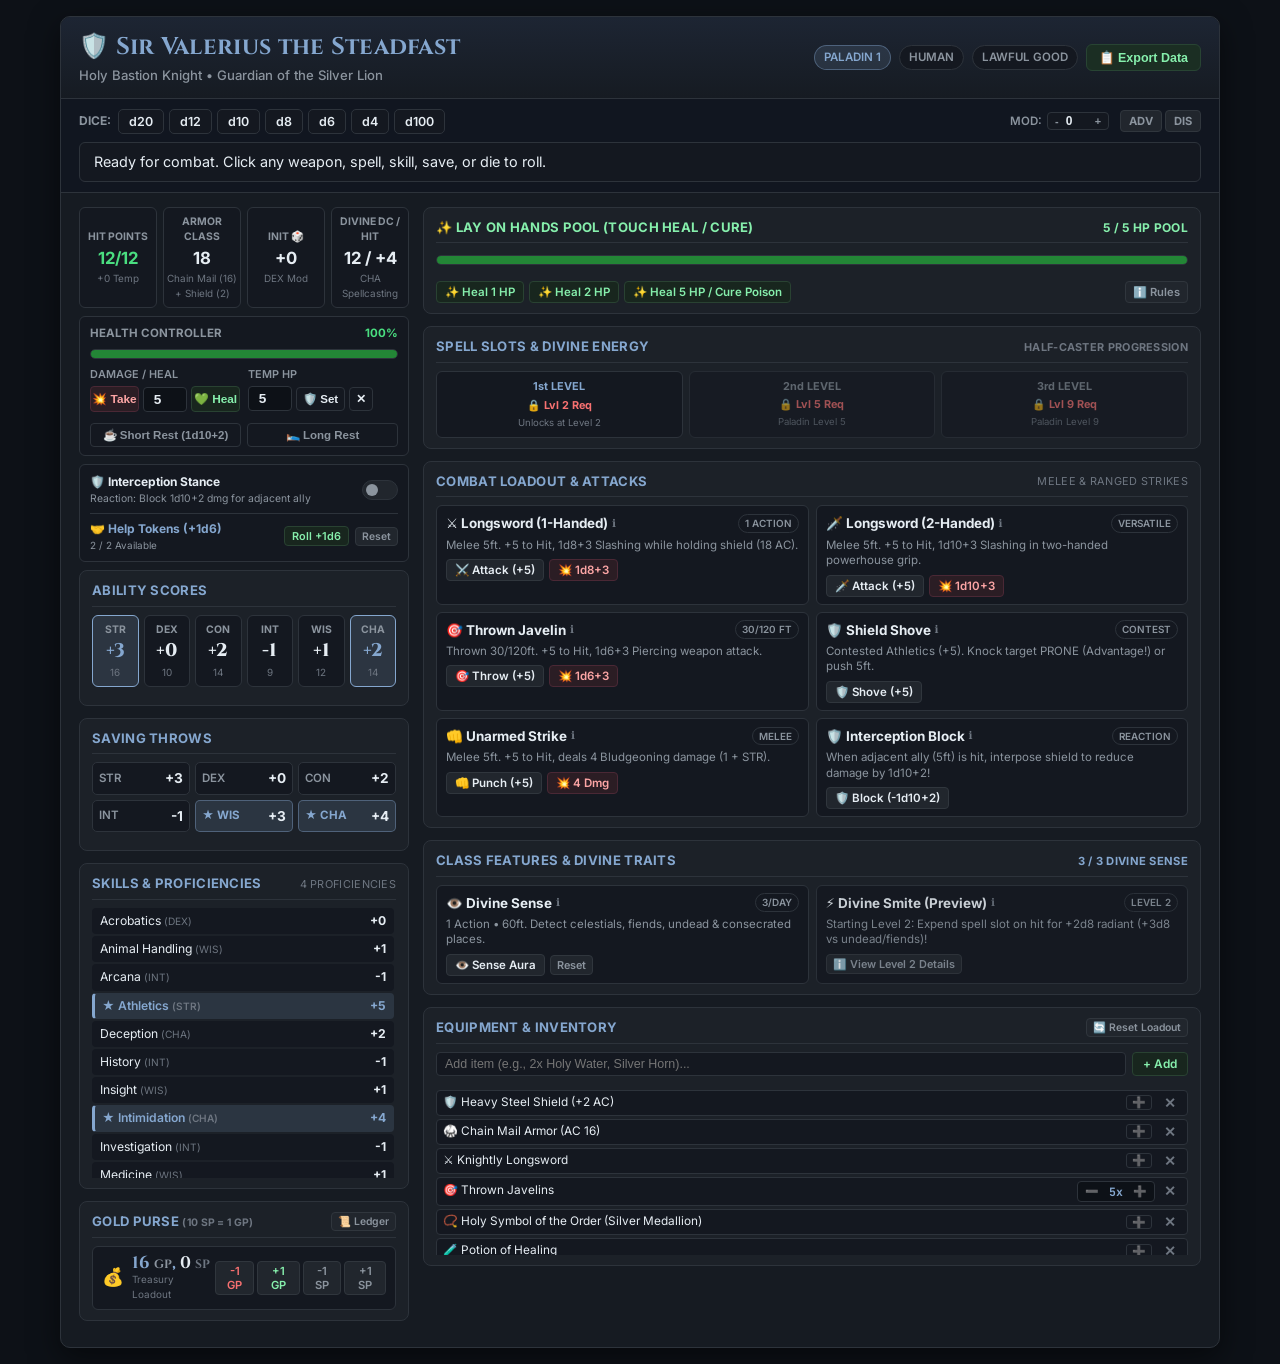
<file: archive/siblings-and-early-tests/VALERIUS_PALADIN_SHEET.html>
<!DOCTYPE html>
<html lang="en">
<head>
    <meta charset="UTF-8">
    <meta name="viewport" content="width=device-width, initial-scale=1.0">
    <title>Sir Valerius the Steadfast — Master Player Sheet</title>
    <link rel="preconnect" href="https://fonts.googleapis.com">
    <link rel="preconnect" href="https://fonts.gstatic.com" crossorigin>
    <link href="https://fonts.googleapis.com/css2?family=Cinzel:wght@600;700&family=Inter:wght@400;500;600;700&family=JetBrains+Mono:wght@500;600&display=swap" rel="stylesheet">
    <style>
        :root {
            --bg-page: #0d1117;
            --bg-sheet: #161b22;
            --panel-bg: #1c2128;
            --panel-sub: #141820;
            --card-border: #2d333b;
            --card-border-hover: #444c56;
            --accent-char: #85a7cf;
            --accent-char-soft: rgba(133, 167, 207, 0.15);
            --accent-gold: #d4a359;
            --accent-green: #4ade80;
            --accent-red: #f87171;
            --accent-blue: #7da0c9;
            --text-light: #e6edf3;
            --text-dim: #8b949e;
            --text-muted: #6e7681;
        }

        * { box-sizing: border-box; margin: 0; padding: 0; }

        body {
            font-family: 'Inter', system-ui, -apple-system, sans-serif;
            background-color: var(--bg-page);
            color: var(--text-light);
            line-height: 1.5;
            padding: 16px 12px;
            display: flex;
            justify-content: center;
            font-size: 0.88rem;
        }

        .sheet-container {
            width: 100%;
            max-width: 1160px;
            background-color: var(--bg-sheet);
            border: 1px solid var(--card-border);
            border-radius: 10px;
            box-shadow: 0 10px 30px rgba(0, 0, 0, 0.5);
            overflow: hidden;
        }

        /* Top Header Banner */
        .header-banner {
            background: linear-gradient(180deg, #1d2533 0%, #161b22 100%);
            border-bottom: 1px solid var(--card-border);
            padding: 12px 18px;
            display: flex;
            justify-content: space-between;
            align-items: center;
            flex-wrap: wrap;
            gap: 10px;
        }

        .header-title h1 {
            font-family: 'Cinzel', serif;
            color: var(--accent-char);
            font-size: 1.5rem;
            letter-spacing: 0.3px;
            display: flex;
            align-items: center;
            gap: 8px;
            font-weight: 700;
        }

        .header-title p {
            color: var(--text-dim);
            font-size: 0.82rem;
            font-weight: 500;
            margin-top: 1px;
        }

        .pill-badge-group {
            display: flex;
            align-items: center;
            gap: 8px;
            flex-wrap: wrap;
        }

        .pill-badge {
            padding: 3px 9px;
            border-radius: 9999px;
            font-size: 0.72rem;
            font-weight: 600;
            text-transform: uppercase;
            background: var(--panel-sub);
            color: var(--text-dim);
            border: 1px solid var(--card-border);
        }
        .pill-char {
            background: var(--accent-char-soft);
            color: var(--accent-char);
            border-color: rgba(133, 167, 207, 0.4);
        }

        .btn-export {
            background: #1b2e23;
            color: #86efac;
            border: 1px solid #284433;
            padding: 5px 12px;
            border-radius: 6px;
            font-size: 0.78rem;
            font-weight: 600;
            cursor: pointer;
            transition: all 0.15s ease;
            display: flex;
            align-items: center;
            gap: 5px;
        }
        .btn-export:hover { background: #233b2c; border-color: #3b634b; }

        /* TOP PROMINENT DICE ROLLER CONSOLE */
        .top-dice-console {
            background: #111620;
            border-bottom: 1px solid var(--card-border);
            padding: 10px 18px;
            display: flex;
            flex-direction: column;
            gap: 8px;
        }

        .dice-controls-bar {
            display: flex;
            justify-content: space-between;
            align-items: center;
            flex-wrap: wrap;
            gap: 8px;
        }

        .dice-buttons-group {
            display: flex;
            align-items: center;
            gap: 5px;
            flex-wrap: wrap;
        }

        .dice-btn {
            background: var(--panel-sub);
            border: 1px solid var(--card-border);
            color: var(--text-light);
            padding: 4px 10px;
            border-radius: 5px;
            font-size: 0.78rem;
            font-weight: 600;
            cursor: pointer;
            transition: all 0.15s ease;
            font-family: 'Inter', sans-serif;
        }
        .dice-btn:hover {
            border-color: var(--accent-char);
            color: var(--accent-char);
            background: var(--accent-char-soft);
        }

        .dice-mod-group {
            display: flex;
            align-items: center;
            gap: 5px;
            flex-wrap: wrap;
        }

        .roll-result-display {
            background: var(--panel-sub);
            border: 1px solid var(--card-border);
            border-radius: 6px;
            padding: 8px 14px;
            font-family: 'Inter', sans-serif;
            font-size: 0.9rem;
            color: var(--text-light);
            min-height: 40px;
            display: flex;
            align-items: center;
            transition: all 0.2s ease;
        }
        .roll-result-display.highlight-roll {
            border-color: var(--accent-char);
            background: #171d28;
        }

        .crit-badge {
            color: #4ade80;
            font-weight: 700;
            margin-left: 6px;
        }
        .fail-badge {
            color: #f87171;
            font-weight: 700;
            margin-left: 6px;
        }

        /* Main 2-Column Grid Layout */
        .main-layout {
            display: grid;
            grid-template-columns: 330px 1fr;
            gap: 14px;
            padding: 14px 18px;
        }

        @media (max-width: 960px) {
            .main-layout { grid-template-columns: 1fr; }
        }

        /* Generic Panel */
        .panel {
            background-color: var(--panel-bg);
            border: 1px solid var(--card-border);
            border-radius: 8px;
            padding: 10px 12px;
            margin-bottom: 12px;
            display: flex;
            flex-direction: column;
            gap: 8px;
        }

        .panel-title {
            font-size: 0.82rem;
            font-weight: 700;
            color: var(--accent-char);
            display: flex;
            justify-content: space-between;
            align-items: center;
            border-bottom: 1px solid var(--card-border);
            padding-bottom: 5px;
            text-transform: uppercase;
            letter-spacing: 0.3px;
        }

        /* Vitals 4-Box Row */
        .vitals-4box {
            display: grid;
            grid-template-columns: repeat(4, 1fr);
            gap: 6px;
            margin-bottom: 8px;
        }

        .vital-mini-box {
            background: var(--panel-sub);
            border: 1px solid var(--card-border);
            border-radius: 6px;
            padding: 6px 3px;
            text-align: center;
            display: flex;
            flex-direction: column;
            justify-content: center;
            align-items: center;
        }

        .vital-mini-lbl {
            font-size: 0.65rem;
            font-weight: 700;
            color: var(--text-dim);
            text-transform: uppercase;
        }

        .vital-mini-val {
            font-size: 1.05rem;
            font-weight: 700;
            color: var(--text-light);
            margin-top: 1px;
            transition: color 0.3s ease;
        }

        /* ==================================================== */
        /* PRESERVED FORMAT: HEALTH CONTROLLER 2-COLUMN STEPPERS */
        /* ==================================================== */
        .hp-ctrl-container {
            background: var(--panel-sub);
            border: 1px solid var(--card-border);
            border-radius: 6px;
            padding: 8px 10px;
            display: flex;
            flex-direction: column;
            gap: 7px;
            margin-bottom: 8px;
        }

        .hp-bar-bg {
            background: #0d1117;
            border: 1px solid var(--card-border);
            border-radius: 999px;
            height: 10px;
            overflow: hidden;
            position: relative;
        }

        .hp-bar-fill {
            background: #238636;
            height: 100%;
            width: 100%;
            transition: width 0.3s ease, background-color 0.3s ease;
        }

        .hp-steppers-grid {
            display: grid;
            grid-template-columns: 1fr 1fr;
            gap: 8px;
        }

        .stepper-col {
            display: flex;
            flex-direction: column;
            gap: 4px;
        }

        .stepper-label {
            font-size: 0.68rem;
            color: var(--text-dim);
            font-weight: 600;
            text-transform: uppercase;
        }

        .stepper-btns {
            display: flex;
            align-items: center;
            gap: 4px;
        }

        .btn-hp-dmg {
            flex: 1;
            background: #2b1d24;
            border: 1px solid #4a2835;
            color: #fca5a5;
            padding: 5px 0;
            border-radius: 4px;
            font-size: 0.74rem;
            font-weight: 700;
            cursor: pointer;
            transition: all 0.15s;
        }
        .btn-hp-dmg:hover { background: #3a2530; border-color: #633647; }

        .btn-hp-heal {
            flex: 1;
            background: #18261e;
            border: 1px solid #294232;
            color: #86efac;
            padding: 5px 0;
            border-radius: 4px;
            font-size: 0.74rem;
            font-weight: 700;
            cursor: pointer;
            transition: all 0.15s;
        }
        .btn-hp-heal:hover { background: #22372a; border-color: #3b6149; }

        .input-hp-val {
            width: 44px;
            background: #0d1117;
            border: 1px solid var(--card-border);
            border-radius: 4px;
            color: var(--text-light);
            text-align: center;
            font-size: 0.85rem;
            font-weight: 700;
            padding: 4px 0;
            outline: none;
        }
        .input-hp-val:focus { border-color: var(--accent-char); }

        .btn-temp-hp {
            background: var(--panel-sub);
            border: 1px solid var(--card-border);
            color: var(--text-light);
            padding: 4px 6px;
            border-radius: 4px;
            font-size: 0.72rem;
            cursor: pointer;
            font-weight: 600;
            transition: all 0.15s;
        }
        .btn-temp-hp:hover { border-color: var(--accent-char); color: var(--accent-char); }

        .rest-actions-row {
            display: flex;
            gap: 6px;
            margin-top: 4px;
        }

        .btn-rest {
            flex: 1;
            background: var(--panel-sub);
            border: 1px solid var(--card-border);
            color: var(--text-dim);
            padding: 4px 0;
            border-radius: 4px;
            font-size: 0.72rem;
            font-weight: 600;
            cursor: pointer;
            transition: all 0.15s;
        }
        .btn-rest:hover { color: var(--text-light); border-color: var(--card-border-hover); }

        /* Dynamic Buffs Bar & Toggles */
        .buff-toggle-container {
            background: var(--panel-sub);
            border: 1px solid var(--card-border);
            border-radius: 6px;
            padding: 8px 10px;
            display: flex;
            flex-direction: column;
            gap: 6px;
            margin-bottom: 8px;
        }

        .toggle-row {
            display: flex;
            justify-content: space-between;
            align-items: center;
        }

        .toggle-switch {
            position: relative;
            display: inline-block;
            width: 36px;
            height: 20px;
        }
        .toggle-switch input { opacity: 0; width: 0; height: 0; }
        .toggle-slider {
            position: absolute;
            cursor: pointer;
            top: 0; left: 0; right: 0; bottom: 0;
            background-color: #21262d;
            border: 1px solid var(--card-border);
            transition: .2s;
            border-radius: 20px;
        }
        .toggle-slider:before {
            position: absolute;
            content: "";
            height: 12px;
            width: 12px;
            left: 3px;
            bottom: 3px;
            background-color: var(--text-dim);
            transition: .2s;
            border-radius: 50%;
        }
        input:checked + .toggle-slider { background-color: #1e334a; border-color: var(--accent-char); }
        input:checked + .toggle-slider:before { transform: translateX(16px); background-color: #fff; }

        .tokens-row {
            display: flex;
            justify-content: space-between;
            align-items: center;
        }

        .token-dots {
            display: flex;
            gap: 6px;
            align-items: center;
        }

        /* ==================================================== */
        /* PRESERVED FORMAT: 6 ABILITY SCORES STRIP (STATS GRID) */
        /* ==================================================== */
        .stats-grid {
            display: grid;
            grid-template-columns: repeat(6, 1fr);
            gap: 5px;
            margin-bottom: 8px;
        }

        .stat-box {
            background: var(--panel-sub);
            border: 1px solid var(--card-border);
            border-radius: 6px;
            padding: 6px 2px;
            text-align: center;
            cursor: pointer;
            transition: all 0.15s ease;
        }
        .stat-box:hover {
            border-color: var(--accent-char);
            background: var(--accent-char-soft);
        }
        .stat-box.active-key {
            border: 1.5px solid var(--accent-char);
            background: var(--accent-char-soft);
        }

        .stat-name { font-size: 0.65rem; font-weight: 700; color: var(--text-dim); text-transform: uppercase; }
        .stat-mod { font-size: 1.15rem; font-weight: 800; color: var(--text-light); font-family: 'Cinzel', serif; }
        .stat-box.active-key .stat-mod { color: var(--accent-char); }
        .stat-score { font-size: 0.62rem; color: var(--text-muted); }

        /* ==================================================== */
        /* PRESERVED FORMAT: SAVING THROWS (SAVES GRID 3x2) */
        /* ==================================================== */
        .saves-grid {
            display: grid;
            grid-template-columns: repeat(3, 1fr);
            gap: 5px;
            margin-bottom: 8px;
        }

        .save-box {
            background: var(--panel-sub);
            border: 1px solid var(--card-border);
            border-radius: 5px;
            padding: 5px 6px;
            display: flex;
            justify-content: space-between;
            align-items: center;
            cursor: pointer;
            transition: all 0.15s;
        }
        .save-box:hover { border-color: var(--card-border-hover); }
        .save-box.prof-save { border-color: rgba(133, 167, 207, 0.4); background: var(--accent-char-soft); }
        .save-name { font-size: 0.72rem; color: var(--text-dim); font-weight: 600; }
        .save-box.prof-save .save-name { color: var(--accent-char); font-weight: 700; }
        .save-val { font-size: 0.85rem; font-weight: 700; color: var(--text-light); }

        /* All 18 Skills List Matrix */
        .stat-row-list {
            list-style: none;
            display: flex;
            flex-direction: column;
            gap: 2px;
            max-height: 270px;
            overflow-y: auto;
            padding-right: 2px;
        }

        .stat-row-item {
            font-size: 0.76rem;
            color: var(--text-light);
            padding: 3px 7px;
            background: var(--panel-sub);
            border-radius: 4px;
            display: flex;
            justify-content: space-between;
            align-items: center;
            cursor: pointer;
            transition: all 0.15s ease;
            border: 1px solid transparent;
        }
        .stat-row-item:hover {
            background: #21262d;
            border-color: var(--card-border-hover);
        }
        .stat-row-item.prof-item {
            color: var(--accent-char);
            font-weight: 600;
            background: var(--accent-char-soft);
            border-left: 3px solid var(--accent-char);
        }

        /* Action & Spell Cards (2-Column Grid) */
        .action-grid-2col {
            display: grid;
            grid-template-columns: 1fr 1fr;
            gap: 7px;
        }

        @media (max-width: 600px) {
            .action-grid-2col { grid-template-columns: 1fr; }
        }

        .action-card {
            background-color: var(--panel-sub);
            border: 1px solid var(--card-border);
            border-radius: 6px;
            padding: 7px 9px;
            display: flex;
            flex-direction: column;
            gap: 4px;
            transition: all 0.15s ease;
        }
        .action-card:hover { border-color: var(--card-border-hover); }

        .action-header {
            display: flex;
            justify-content: space-between;
            align-items: center;
            font-size: 0.8rem;
            font-weight: 700;
            gap: 4px;
        }

        .action-card-title {
            font-size: 0.84rem;
            font-weight: 700;
            color: var(--text-light);
            display: flex;
            align-items: center;
            gap: 4px;
        }

        .action-desc {
            font-size: 0.72rem;
            color: var(--text-dim);
            line-height: 1.35;
        }

        .action-btn-row {
            display: flex;
            gap: 5px;
            align-items: center;
            flex-wrap: wrap;
            margin-top: 2px;
        }

        .btn-roll-action {
            background: #21262d;
            color: var(--text-light);
            border: 1px solid #30363d;
            border-radius: 4px;
            padding: 3px 8px;
            font-size: 0.72rem;
            font-weight: 600;
            cursor: pointer;
            transition: all 0.15s;
            display: inline-flex;
            align-items: center;
            gap: 3px;
            font-family: 'Inter', sans-serif;
        }
        .btn-roll-action:hover { background: #30363d; border-color: #8b949e; }
        .btn-roll-dmg { background: #2b1d24; border-color: #4a2835; color: #fca5a5; }
        .btn-roll-dmg:hover { background: #3a2530; }
        .btn-roll-heal { background: #18261e; border-color: #294232; color: #86efac; }
        .btn-roll-heal:hover { background: #22372a; }

        .btn-act {
            padding: 4px 8px;
            border-radius: 4px;
            font-size: 0.72rem;
            font-weight: 600;
            cursor: pointer;
            border: 1px solid var(--card-border);
            transition: all 0.15s ease;
            font-family: 'Inter', sans-serif;
            background: var(--panel-sub);
            color: var(--text-light);
        }
        .btn-act:hover { background: #21262d; border-color: var(--card-border-hover); }
        .btn-act-dmg { background: #2b1d24; border-color: #4a2835; color: #fca5a5; }
        .btn-act-dmg:hover { background: #3a2530; }
        .btn-act-heal { background: #18261e; border-color: #294232; color: #86efac; }
        .btn-act-heal:hover { background: #22372a; }
        .btn-act-temp { background: #1c2738; border-color: #2e415e; color: #93c5fd; }
        .btn-act-temp:hover { background: #24334a; }
        .btn-act-pre { background: #21262d; border-color: #30363d; color: var(--text-dim); }
        .btn-act-pre:hover { color: var(--text-light); border-color: #8b949e; }

        /* Inventory List */
        .inv-list-compact {
            display: flex;
            flex-direction: column;
            gap: 3px;
            max-height: 165px;
            overflow-y: auto;
        }

        .inv-row-item {
            background: var(--panel-sub);
            border: 1px solid var(--card-border);
            border-radius: 4px;
            padding: 3px 6px;
            display: flex;
            justify-content: space-between;
            align-items: center;
            font-size: 0.74rem;
            gap: 6px;
            transition: border-color 0.15s;
        }
        .inv-row-item:hover { border-color: var(--card-border-hover); }

        .inv-item-info {
            flex: 1;
            overflow: hidden;
            text-overflow: ellipsis;
            white-space: nowrap;
        }

        .inv-controls {
            display: inline-flex;
            align-items: center;
            gap: 4px;
            flex-shrink: 0;
        }

        .inv-stepper {
            display: inline-flex;
            align-items: center;
            background: #0d1117;
            border: 1px solid var(--card-border);
            border-radius: 4px;
            padding: 1px 3px;
            gap: 2px;
        }

        .btn-step-qty {
            background: transparent;
            border: none;
            color: var(--text-dim);
            font-size: 0.68rem;
            font-weight: 700;
            cursor: pointer;
            padding: 1px 4px;
            border-radius: 2px;
            transition: all 0.15s;
            line-height: 1;
        }
        .btn-step-qty:hover { background: #21262d; color: var(--accent-char); }

        .inv-qty-val {
            font-size: 0.72rem;
            font-weight: 700;
            color: var(--accent-char);
            min-width: 22px;
            text-align: center;
            font-family: 'JetBrains Mono', monospace;
        }

        .btn-del-item {
            background: transparent;
            border: none;
            color: var(--text-muted);
            font-weight: 700;
            cursor: pointer;
            padding: 1px 5px;
            font-size: 0.85rem;
            border-radius: 3px;
            transition: all 0.15s;
        }
        .btn-del-item:hover { background: #2b1d24; color: #f87171; }

        /* Modals Common */
        .modal-overlay {
            display: none;
            position: fixed;
            top: 0;
            left: 0;
            width: 100vw;
            height: 100vh;
            background: rgba(13, 17, 23, 0.85);
            backdrop-filter: blur(4px);
            -webkit-backdrop-filter: blur(4px);
            z-index: 9999;
            justify-content: center;
            align-items: center;
            padding: 16px;
        }
        .modal-overlay.active { display: flex; }
        .modal-card {
            background: #161b22;
            border: 1px solid var(--card-border);
            border-radius: 10px;
            width: 100%;
            max-width: 480px;
            max-height: 85vh;
            display: flex;
            flex-direction: column;
            box-shadow: 0 16px 40px rgba(0, 0, 0, 0.7);
            overflow: hidden;
            animation: modalPop 0.15s ease-out;
        }
        @keyframes modalPop {
            from { opacity: 0; transform: scale(0.97); }
            to { opacity: 1; transform: scale(1); }
        }
        .modal-header {
            background: linear-gradient(180deg, #1d2533 0%, #161b22 100%);
            border-bottom: 1px solid var(--card-border);
            padding: 10px 14px;
            display: flex;
            justify-content: space-between;
            align-items: center;
        }
        .modal-header h3 {
            font-family: 'Cinzel', serif;
            font-size: 0.95rem;
            color: var(--accent-char);
            display: flex;
            align-items: center;
            gap: 6px;
        }
        .modal-close-btn {
            background: transparent;
            border: none;
            color: var(--text-dim);
            font-size: 1.1rem;
            cursor: pointer;
            padding: 2px 6px;
            border-radius: 4px;
            transition: all 0.15s;
        }
        .modal-close-btn:hover { color: #fff; background: #21262d; }
        .modal-body {
            padding: 12px 14px;
            overflow-y: auto;
            display: flex;
            flex-direction: column;
            gap: 10px;
        }
        .tx-list {
            display: flex;
            flex-direction: column;
            gap: 5px;
            max-height: 320px;
            overflow-y: auto;
        }
        .tx-item {
            background: var(--panel-sub);
            border: 1px solid var(--card-border);
            border-radius: 5px;
            padding: 6px 9px;
            display: flex;
            justify-content: space-between;
            align-items: center;
            font-size: 0.76rem;
            transition: all 0.15s;
        }
        .tx-gain { border-left: 3px solid var(--accent-green); }
        .tx-spend { border-left: 3px solid var(--accent-red); }
        .tx-reset { border-left: 3px solid var(--accent-char); }
        .tx-silver { border-left: 3px solid var(--accent-blue); }
    </style>
</head>
<body>

<div class="sheet-container">

    <!-- Top Header Banner -->
    <header class="header-banner">
        <div class="header-title">
            <h1>🛡️ Sir Valerius the Steadfast</h1>
            <p>Holy Bastion Knight • Guardian of the Silver Lion</p>
        </div>
        <div class="pill-badge-group">
            <span class="pill-badge pill-char">PALADIN 1</span>
            <span class="pill-badge">HUMAN</span>
            <span class="pill-badge">LAWFUL GOOD</span>
            <button class="btn-export" onclick="exportSheetState()">📋 Export Data</button>
        </div>
    </header>

    <!-- Top Prominent Dice Roller Console -->
    <section class="top-dice-console">
        <div class="dice-controls-bar">
            <div class="dice-buttons-group">
                <span style="font-size:0.75rem; font-weight:700; color:var(--text-dim); margin-right:2px;">DICE:</span>
                <button class="dice-btn" onclick="rollCustomDie(20)">d20</button>
                <button class="dice-btn" onclick="rollCustomDie(12)">d12</button>
                <button class="dice-btn" onclick="rollCustomDie(10)">d10</button>
                <button class="dice-btn" onclick="rollCustomDie(8)">d8</button>
                <button class="dice-btn" onclick="rollCustomDie(6)">d6</button>
                <button class="dice-btn" onclick="rollCustomDie(4)">d4</button>
                <button class="dice-btn" onclick="rollCustomDie(100)">d100</button>
            </div>
            <div class="dice-mod-group">
                <span style="font-size:0.72rem; color:var(--text-dim); font-weight:600;">MOD:</span>
                <div style="display:inline-flex; align-items:center; background:var(--panel-sub); border:1px solid var(--card-border); border-radius:4px; padding:1px 3px;">
                    <button class="btn-step-qty" onclick="modDiceMod(-1)">-</button>
                    <input type="number" id="dice-mod" value="0" style="width:28px; background:transparent; border:none; color:var(--text-light); font-size:0.75rem; text-align:center; font-weight:700; outline:none;">
                    <button class="btn-step-qty" onclick="modDiceMod(1)">+</button>
                </div>
                <div style="display:flex; gap:3px; margin-left:6px;">
                    <button id="btn-adv" class="btn-act btn-act-pre" style="padding:3px 8px; font-size:0.7rem; font-weight:700;" onclick="toggleAdvantage('adv')">ADV</button>
                    <button id="btn-dis" class="btn-act btn-act-pre" style="padding:3px 8px; font-size:0.7rem; font-weight:700;" onclick="toggleAdvantage('dis')">DIS</button>
                </div>
            </div>
        </div>
        <div id="roll-res" class="roll-result-display">
            <span>Ready for combat. Click any weapon, spell, skill, save, or die to roll.</span>
        </div>
    </section>

    <!-- Main Layout -->
    <div class="main-layout">
        
        <!-- LEFT COLUMN: Vitals, Stats, Saves, Skills, Gold -->
        <aside class="left-col">
            
            <!-- Vitals 4-Box Row -->
            <div class="vitals-4box">
                <div class="vital-mini-box">
                    <span class="vital-mini-lbl">Hit Points</span>
                    <span class="vital-mini-val" id="dispHP" style="color:var(--accent-green);">12/12</span>
                    <span style="font-size:0.62rem; color:var(--text-muted);" id="dispTempHP">+0 Temp</span>
                </div>
                <div class="vital-mini-box">
                    <span class="vital-mini-lbl">Armor Class</span>
                    <span class="vital-mini-val" id="dispAC">18</span>
                    <span style="font-size:0.62rem; color:var(--text-muted);" id="dispACSub">Chain Mail (16) + Shield (2)</span>
                </div>
                <div class="vital-mini-box" style="cursor:pointer;" onclick="rollD20('Initiative Check', 0)" title="Click to Roll Initiative (+0)">
                    <span class="vital-mini-lbl">INIT 🎲</span>
                    <span class="vital-mini-val">+0</span>
                    <span style="font-size:0.62rem; color:var(--text-muted);">DEX Mod</span>
                </div>
                <div class="vital-mini-box" style="cursor:pointer;" onclick="rollD20('Divine Spell Attack', 4)" title="Click to Roll Spell Attack (+4) / DC 12">
                    <span class="vital-mini-lbl">DIVINE DC / HIT</span>
                    <span class="vital-mini-val">12 / +4</span>
                    <span style="font-size:0.62rem; color:var(--text-muted);">CHA Spellcasting</span>
                </div>
            </div>

            <!-- ==================================================== -->
            <!-- PRESERVED FORMAT: HEALTH CONTROLLER 2-COLUMN STEPPERS -->
            <!-- ==================================================== -->
            <div class="hp-ctrl-container">
                <div style="display:flex; justify-content:space-between; align-items:center;">
                    <span style="font-size:0.72rem; font-weight:700; color:var(--text-dim); text-transform:uppercase;">Health Controller</span>
                    <span style="font-size:0.72rem; font-weight:700; color:var(--accent-green);" id="dispHealthPct">100%</span>
                </div>
                <div class="hp-bar-bg">
                    <div class="hp-bar-fill" id="hpBarFill" style="width: 100%;"></div>
                </div>
                <div class="hp-steppers-grid">
                    <div class="stepper-col">
                        <span class="stepper-label">Damage / Heal</span>
                        <div class="stepper-btns">
                            <button class="btn-hp-dmg" onclick="applyDamage()">💥 Take</button>
                            <input type="number" class="input-hp-val" id="hpDeltaInput" value="5" min="1">
                            <button class="btn-hp-heal" onclick="applyHeal()">💚 Heal</button>
                        </div>
                    </div>
                    <div class="stepper-col">
                        <span class="stepper-label">Temp HP</span>
                        <div class="stepper-btns">
                            <input type="number" class="input-hp-val" id="tempHpInput" value="5" min="1">
                            <button class="btn-temp-hp" onclick="setTempHP()">🛡️ Set</button>
                            <button class="btn-temp-hp" onclick="clearTempHP()">✕</button>
                        </div>
                    </div>
                </div>
                <div class="rest-actions-row">
                    <button class="btn-rest" onclick="takeShortRest()">☕ Short Rest (1d10+2)</button>
                    <button class="btn-rest" onclick="takeLongRest()">🛌 Long Rest</button>
                </div>
            </div>

            <!-- Dynamic Buffs & Help Tokens Bar -->
            <div class="buff-toggle-container">
                <div class="toggle-row">
                    <div>
                        <div style="font-size:0.75rem; font-weight:700; color:var(--text-light);">🛡️ Interception Stance</div>
                        <div style="font-size:0.65rem; color:var(--text-dim);" id="sub-buff-desc">Reaction: Block 1d10+2 dmg for adjacent ally</div>
                    </div>
                    <label class="toggle-switch">
                        <input type="checkbox" id="charBuffToggle" onchange="toggleCharBuff()">
                        <span class="toggle-slider"></span>
                    </label>
                </div>
                <div class="tokens-row" style="border-top:1px solid var(--card-border); padding-top:6px;">
                    <div>
                        <div style="font-size:0.75rem; font-weight:700; color:var(--accent-char);">🤝 Help Tokens (+1d6)</div>
                        <div style="font-size:0.62rem; color:var(--text-dim);" id="help-tokens-disp">2 / 2 Available</div>
                    </div>
                    <div class="token-dots">
                        <button class="btn-act btn-act-heal" style="font-size:0.68rem; padding:2px 7px;" onclick="rollHelpToken()">Roll +1d6</button>
                        <button class="btn-act btn-act-pre" style="font-size:0.65rem; padding:2px 6px;" onclick="resetHelpTokens()">Reset</button>
                    </div>
                </div>
            </div>

            <!-- ==================================================== -->
            <!-- PRESERVED FORMAT: 6 ABILITY SCORES STRIP (STATS GRID) -->
            <!-- ==================================================== -->
            <div class="panel">
                <div class="panel-title">Ability Scores</div>
                <div class="stats-grid">
                    <div class="stat-box active-key" onclick="rollD20('Strength Check', 3)" title="Click to Roll Strength Check (+3)">
                        <div class="stat-name">STR</div>
                        <div class="stat-mod">+3</div>
                        <div class="stat-score">16</div>
                    </div>
                    <div class="stat-box" onclick="rollD20('Dexterity Check', 0)" title="Click to Roll Dexterity Check (+0)">
                        <div class="stat-name">DEX</div>
                        <div class="stat-mod">+0</div>
                        <div class="stat-score">10</div>
                    </div>
                    <div class="stat-box" onclick="rollD20('Constitution Check', 2)" title="Click to Roll Constitution Check (+2)">
                        <div class="stat-name">CON</div>
                        <div class="stat-mod">+2</div>
                        <div class="stat-score">14</div>
                    </div>
                    <div class="stat-box" onclick="rollD20('Intelligence Check', -1)" title="Click to Roll Intelligence Check (-1)">
                        <div class="stat-name">INT</div>
                        <div class="stat-mod">-1</div>
                        <div class="stat-score">9</div>
                    </div>
                    <div class="stat-box" onclick="rollD20('Wisdom Check', 1)" title="Click to Roll Wisdom Check (+1)">
                        <div class="stat-name">WIS</div>
                        <div class="stat-mod">+1</div>
                        <div class="stat-score">12</div>
                    </div>
                    <div class="stat-box active-key" onclick="rollD20('Charisma Check', 2)" title="Click to Roll Charisma Check (+2)">
                        <div class="stat-name">CHA</div>
                        <div class="stat-mod">+2</div>
                        <div class="stat-score">14</div>
                    </div>
                </div>
            </div>

            <!-- ==================================================== -->
            <!-- PRESERVED FORMAT: SAVING THROWS (SAVES GRID 3x2) -->
            <!-- ==================================================== -->
            <div class="panel">
                <div class="panel-title">Saving Throws</div>
                <div class="saves-grid">
                    <div class="save-box" onclick="rollD20('Strength Save', 3)" title="Click to Roll Strength Save (+3)">
                        <div class="save-name">STR</div>
                        <div class="save-val">+3</div>
                    </div>
                    <div class="save-box" onclick="rollD20('Dexterity Save', 0)" title="Click to Roll Dexterity Save (+0)">
                        <div class="save-name">DEX</div>
                        <div class="save-val">+0</div>
                    </div>
                    <div class="save-box" onclick="rollD20('Constitution Save', 2)" title="Click to Roll Constitution Save (+2)">
                        <div class="save-name">CON</div>
                        <div class="save-val">+2</div>
                    </div>
                    <div class="save-box" onclick="rollD20('Intelligence Save', -1)" title="Click to Roll Intelligence Save (-1)">
                        <div class="save-name">INT</div>
                        <div class="save-val">-1</div>
                    </div>
                    <div class="save-box prof-save" onclick="rollD20('Wisdom Save (Proficient)', 3)" title="Click to Roll Wisdom Save (+3, Proficient)">
                        <div class="save-name">★ WIS</div>
                        <div class="save-val">+3</div>
                    </div>
                    <div class="save-box prof-save" onclick="rollD20('Charisma Save (Proficient)', 4)" title="Click to Roll Charisma Save (+4, Proficient)">
                        <div class="save-name">★ CHA</div>
                        <div class="save-val">+4</div>
                    </div>
                </div>
            </div>

            <!-- All 18 Skills List Matrix -->
            <div class="panel">
                <div class="panel-title">
                    <span>Skills & Proficiencies</span>
                    <span style="font-size:0.68rem; color:var(--text-muted); font-weight:normal;">4 Proficiencies</span>
                </div>
                <ul class="stat-row-list">
                    <li class="stat-row-item" onclick="rollD20('Acrobatics (DEX)', 0)"><span>Acrobatics <small style="color:var(--text-muted);">(DEX)</small></span><strong>+0</strong></li>
                    <li class="stat-row-item" onclick="rollD20('Animal Handling (WIS)', 1)"><span>Animal Handling <small style="color:var(--text-muted);">(WIS)</small></span><strong>+1</strong></li>
                    <li class="stat-row-item" onclick="rollD20('Arcana (INT)', -1)"><span>Arcana <small style="color:var(--text-muted);">(INT)</small></span><strong>-1</strong></li>
                    <li class="stat-row-item prof-item" onclick="rollD20('★ Athletics (STR)', 5)"><span>★ Athletics <small style="color:var(--text-muted);">(STR)</small></span><strong>+5</strong></li>
                    <li class="stat-row-item" onclick="rollD20('Deception (CHA)', 2)"><span>Deception <small style="color:var(--text-muted);">(CHA)</small></span><strong>+2</strong></li>
                    <li class="stat-row-item" onclick="rollD20('History (INT)', -1)"><span>History <small style="color:var(--text-muted);">(INT)</small></span><strong>-1</strong></li>
                    <li class="stat-row-item" onclick="rollD20('Insight (WIS)', 1)"><span>Insight <small style="color:var(--text-muted);">(WIS)</small></span><strong>+1</strong></li>
                    <li class="stat-row-item prof-item" onclick="rollD20('★ Intimidation (CHA)', 4)"><span>★ Intimidation <small style="color:var(--text-muted);">(CHA)</small></span><strong>+4</strong></li>
                    <li class="stat-row-item" onclick="rollD20('Investigation (INT)', -1)"><span>Investigation <small style="color:var(--text-muted);">(INT)</small></span><strong>-1</strong></li>
                    <li class="stat-row-item" onclick="rollD20('Medicine (WIS)', 1)"><span>Medicine <small style="color:var(--text-muted);">(WIS)</small></span><strong>+1</strong></li>
                    <li class="stat-row-item" onclick="rollD20('Nature (INT)', -1)"><span>Nature <small style="color:var(--text-muted);">(INT)</small></span><strong>-1</strong></li>
                    <li class="stat-row-item" onclick="rollD20('Perception (WIS)', 1)"><span>Perception <small style="color:var(--text-muted);">(WIS)</small></span><strong>+1</strong></li>
                    <li class="stat-row-item" onclick="rollD20('Performance (CHA)', 2)"><span>Performance <small style="color:var(--text-muted);">(CHA)</small></span><strong>+2</strong></li>
                    <li class="stat-row-item prof-item" onclick="rollD20('★ Persuasion (CHA)', 4)"><span>★ Persuasion <small style="color:var(--text-muted);">(CHA)</small></span><strong>+4</strong></li>
                    <li class="stat-row-item prof-item" onclick="rollD20('★ Religion (INT)', 1)"><span>★ Religion <small style="color:var(--text-muted);">(INT)</small></span><strong>+1</strong></li>
                    <li class="stat-row-item" onclick="rollD20('Sleight of Hand (DEX)', 0)"><span>Sleight of Hand <small style="color:var(--text-muted);">(DEX)</small></span><strong>+0</strong></li>
                    <li class="stat-row-item" onclick="rollD20('Stealth (DEX - Disadv with Chain Mail)', 0)"><span>Stealth <small style="color:var(--text-muted);">(DEX Disadv)</small></span><strong>+0</strong></li>
                    <li class="stat-row-item" onclick="rollD20('Survival (WIS)', 1)"><span>Survival <small style="color:var(--text-muted);">(WIS)</small></span><strong>+1</strong></li>
                </ul>
            </div>

            <!-- Interactive Gold Purse -->
            <div class="panel">
                <div class="panel-title">
                    <span>Gold Purse <small style="font-size:0.65rem; color:var(--text-muted); text-transform:none;">(10 SP = 1 GP)</small></span>
                    <button class="btn-act btn-act-pre" onclick="openGoldHistoryModal()" style="font-size:0.65rem; padding:2px 6px;">📜 Ledger</button>
                </div>
                <div style="background:var(--panel-sub); border:1px solid var(--card-border); border-radius:6px; padding:7px 9px; display:flex; justify-content:space-between; align-items:center;">
                    <div style="display:flex; align-items:center; gap:8px;">
                        <span style="font-size:1.1rem;">💰</span>
                        <div>
                            <div style="font-family:'Cinzel', serif; font-size:1.05rem; font-weight:700; color:var(--accent-char); line-height:1.1;">
                                <span id="gold-disp">16</span> <small style="font-size:0.75rem; color:var(--text-dim);">GP</small>, 
                                <span id="silver-disp" style="color:var(--text-light);">0</span> <small style="font-size:0.75rem; color:var(--text-muted);">SP</small>
                            </div>
                            <div style="font-size:0.62rem; color:var(--text-muted);">Treasury Loadout</div>
                        </div>
                    </div>
                    <div style="display:flex; gap:3px;">
                        <button class="btn-act btn-act-pre" onclick="stepGold(-1)" style="font-size:0.7rem; padding:2px 5px; color:#f87171;">-1 GP</button>
                        <button class="btn-act btn-act-pre" onclick="stepGold(1)" style="font-size:0.7rem; padding:2px 5px; color:#86efac;">+1 GP</button>
                        <button class="btn-act btn-act-pre" onclick="stepSilver(-1)" style="font-size:0.7rem; padding:2px 5px;">-1 SP</button>
                        <button class="btn-act btn-act-pre" onclick="stepSilver(1)" style="font-size:0.7rem; padding:2px 5px;">+1 SP</button>
                    </div>
                </div>
            </div>

        </aside>

        <!-- RIGHT COLUMN: Spell Slots / Resources, Features, Actions, Equipment -->
        <main class="right-col">
            
            <!-- LAY ON HANDS POOL CONTROLLER -->
            <section class="panel">
                <div class="panel-title">
                    <span style="color:#86efac;">✨ Lay on Hands Pool (Touch Heal / Cure)</span>
                    <span style="font-size:0.75rem; color:#86efac;"><span id="customResDisp">5</span> / 5 HP Pool</span>
                </div>
                <div class="hp-bar-bg" style="margin:4px 0 8px;">
                    <div class="hp-bar-fill" id="customResBarFill" style="background:#238636; width:100%;"></div>
                </div>
                <div style="display:flex; gap:5px; flex-wrap:wrap;">
                    <button class="btn-roll-action btn-roll-heal" onclick="spendLayOnHands(1)">✨ Heal 1 HP</button>
                    <button class="btn-roll-action btn-roll-heal" onclick="spendLayOnHands(2)">✨ Heal 2 HP</button>
                    <button class="btn-roll-action btn-roll-heal" onclick="spendLayOnHands(5)">✨ Heal 5 HP / Cure Poison</button>
                    <button class="btn-act btn-act-pre" style="margin-left:auto; font-size:0.7rem; padding:3px 7px;" onclick="openSpellDetailsModal('layOnHands')">ℹ️ Rules</button>
                </div>
            </section>

            <!-- Paladin Spell Slots (Multi-Tier Level-Lock Preview) -->
            <section class="panel">
                <div class="panel-title">
                    <span>Spell Slots & Divine Energy</span>
                    <span style="font-size:0.68rem; color:var(--text-muted);">Half-Caster Progression</span>
                </div>
                <div style="display:grid; grid-template-columns:repeat(3, 1fr); gap:6px;">
                    <div class="stat-box" style="padding:6px 4px; text-align:center;">
                        <div style="font-size:0.68rem; font-weight:700; color:var(--accent-char);">1st LEVEL</div>
                        <div id="slot-pips-1" style="font-size:0.75rem; margin:2px 0;"><span style="color:#f87171; font-size:0.68rem; font-weight:700;">🔒 Lvl 2 Req</span></div>
                        <div style="font-size:0.6rem; color:var(--text-muted);">Unlocks at Level 2</div>
                    </div>
                    <div class="stat-box" style="padding:6px 4px; text-align:center; opacity:0.6;">
                        <div style="font-size:0.68rem; font-weight:700; color:var(--text-dim);">2nd LEVEL</div>
                        <div id="slot-pips-2" style="font-size:0.68rem; color:#f87171; font-weight:700; margin:2px 0;">🔒 Lvl 5 Req</div>
                        <div style="font-size:0.6rem; color:var(--text-muted);">Paladin Level 5</div>
                    </div>
                    <div class="stat-box" style="padding:6px 4px; text-align:center; opacity:0.6;">
                        <div style="font-size:0.68rem; font-weight:700; color:var(--text-dim);">3rd LEVEL</div>
                        <div id="slot-pips-3" style="font-size:0.68rem; color:#f87171; font-weight:700; margin:2px 0;">🔒 Lvl 9 Req</div>
                        <div style="font-size:0.6rem; color:var(--text-muted);">Paladin Level 9</div>
                    </div>
                </div>
            </section>

            <!-- Actions & Combat Loadout (2-Column Grid) -->
            <section class="panel">
                <div class="panel-title">
                    <span>Combat Loadout & Attacks</span>
                    <span style="font-size:0.68rem; color:var(--text-muted); font-weight:normal;">Melee & Ranged Strikes</span>
                </div>
                <div class="action-grid-2col">
                    
                    <!-- Longsword 1H -->
                    <div class="action-card">
                        <div class="action-header">
                            <span class="action-card-title" onclick="openSpellDetailsModal('longsword1h')" style="cursor:pointer;" onmouseover="this.style.color='var(--accent-char)'" onmouseout="this.style.color='var(--text-light)'">
                                ⚔️ Longsword (1-Handed) <small style="font-size:0.65rem; color:var(--text-muted);">ℹ️</small>
                            </span>
                            <span class="pill-badge" style="font-size:0.62rem; padding:1px 6px;">1 Action</span>
                        </div>
                        <div class="action-desc">Melee 5ft. +5 to Hit, 1d8+3 Slashing while holding shield (18 AC).</div>
                        <div class="action-btn-row">
                            <button class="btn-roll-action" onclick="rollD20('Longsword (1H) Attack', 5)">⚔️ Attack (+5)</button>
                            <button class="btn-roll-action btn-roll-dmg" onclick="rollFormulaDamage('Longsword (1H) Slashing', 8, 3, 'Slashing')">💥 1d8+3</button>
                        </div>
                    </div>

                    <!-- Longsword 2H -->
                    <div class="action-card">
                        <div class="action-header">
                            <span class="action-card-title" onclick="openSpellDetailsModal('longsword2h')" style="cursor:pointer;" onmouseover="this.style.color='var(--accent-char)'" onmouseout="this.style.color='var(--text-light)'">
                                🗡️ Longsword (2-Handed) <small style="font-size:0.65rem; color:var(--text-muted);">ℹ️</small>
                            </span>
                            <span class="pill-badge" style="font-size:0.62rem; padding:1px 6px;">Versatile</span>
                        </div>
                        <div class="action-desc">Melee 5ft. +5 to Hit, 1d10+3 Slashing in two-handed powerhouse grip.</div>
                        <div class="action-btn-row">
                            <button class="btn-roll-action" onclick="rollD20('Longsword (2H) Attack', 5)">🗡️ Attack (+5)</button>
                            <button class="btn-roll-action btn-roll-dmg" onclick="rollFormulaDamage('Longsword (2H) Slashing', 10, 3, 'Slashing')">💥 1d10+3</button>
                        </div>
                    </div>

                    <!-- Thrown Javelin -->
                    <div class="action-card">
                        <div class="action-header">
                            <span class="action-card-title" onclick="openSpellDetailsModal('javelin')" style="cursor:pointer;" onmouseover="this.style.color='var(--accent-char)'" onmouseout="this.style.color='var(--text-light)'">
                                🎯 Thrown Javelin <small style="font-size:0.65rem; color:var(--text-muted);">ℹ️</small>
                            </span>
                            <span class="pill-badge" style="font-size:0.62rem; padding:1px 6px;">30/120 ft</span>
                        </div>
                        <div class="action-desc">Thrown 30/120ft. +5 to Hit, 1d6+3 Piercing weapon attack.</div>
                        <div class="action-btn-row">
                            <button class="btn-roll-action" onclick="rollD20('Thrown Javelin Attack', 5)">🎯 Throw (+5)</button>
                            <button class="btn-roll-action btn-roll-dmg" onclick="rollFormulaDamage('Javelin Piercing', 6, 3, 'Piercing')">💥 1d6+3</button>
                        </div>
                    </div>

                    <!-- Shield Shove -->
                    <div class="action-card">
                        <div class="action-header">
                            <span class="action-card-title" onclick="openSpellDetailsModal('shieldShove')" style="cursor:pointer;" onmouseover="this.style.color='var(--accent-char)'" onmouseout="this.style.color='var(--text-light)'">
                                🛡️ Shield Shove <small style="font-size:0.65rem; color:var(--text-muted);">ℹ️</small>
                            </span>
                            <span class="pill-badge" style="font-size:0.62rem; padding:1px 6px;">Contest</span>
                        </div>
                        <div class="action-desc">Contested Athletics (+5). Knock target PRONE (Advantage!) or push 5ft.</div>
                        <div class="action-btn-row">
                            <button class="btn-roll-action" onclick="rollShieldShove()">🛡️ Shove (+5)</button>
                        </div>
                    </div>

                    <!-- Unarmed Strike -->
                    <div class="action-card">
                        <div class="action-header">
                            <span class="action-card-title" onclick="openSpellDetailsModal('unarmed')" style="cursor:pointer;" onmouseover="this.style.color='var(--accent-char)'" onmouseout="this.style.color='var(--text-light)'">
                                👊 Unarmed Strike <small style="font-size:0.65rem; color:var(--text-muted);">ℹ️</small>
                            </span>
                            <span class="pill-badge" style="font-size:0.62rem; padding:1px 6px;">Melee</span>
                        </div>
                        <div class="action-desc">Melee 5ft. +5 to Hit, deals 4 Bludgeoning damage (1 + STR).</div>
                        <div class="action-btn-row">
                            <button class="btn-roll-action" onclick="rollD20('Unarmed Strike Attack', 5)">👊 Punch (+5)</button>
                            <button class="btn-roll-action btn-roll-dmg" onclick="logRoll('👊 <strong>Unarmed Strike Hit:</strong> Deals <strong>4 Bludgeoning Damage</strong> (1 + 3 STR mod).')">💥 4 Dmg</button>
                        </div>
                    </div>

                    <!-- Interception Reaction -->
                    <div class="action-card">
                        <div class="action-header">
                            <span class="action-card-title" onclick="openSpellDetailsModal('interception')" style="cursor:pointer;" onmouseover="this.style.color='var(--accent-char)'" onmouseout="this.style.color='var(--text-light)'">
                                🛡️ Interception Block <small style="font-size:0.65rem; color:var(--text-muted);">ℹ️</small>
                            </span>
                            <span class="pill-badge" style="font-size:0.62rem; padding:1px 6px;">Reaction</span>
                        </div>
                        <div class="action-desc">When adjacent ally (5ft) is hit, interpose shield to reduce damage by 1d10+2!</div>
                        <div class="action-btn-row">
                            <button class="btn-roll-action" onclick="rollInterception()">🛡️ Block (-1d10+2)</button>
                        </div>
                    </div>

                </div>
            </section>

            <!-- Class Features & Divine Powers -->
            <section class="panel">
                <div class="panel-title">
                    <span>Class Features & Divine Traits</span>
                    <span id="divine-sense-disp" style="font-size:0.7rem; color:var(--accent-char); font-weight:700;">3 / 3 Divine Sense</span>
                </div>
                <div class="action-grid-2col">
                    
                    <!-- Divine Sense -->
                    <div class="action-card">
                        <div class="action-header">
                            <span class="action-card-title" onclick="openSpellDetailsModal('divineSense')" style="cursor:pointer;" onmouseover="this.style.color='var(--accent-char)'" onmouseout="this.style.color='var(--text-light)'">
                                👁️ Divine Sense <small style="font-size:0.65rem; color:var(--text-muted);">ℹ️</small>
                            </span>
                            <span class="pill-badge" style="font-size:0.62rem; padding:1px 6px;">3/Day</span>
                        </div>
                        <div class="action-desc">1 Action • 60ft. Detect celestials, fiends, undead & consecrated places.</div>
                        <div class="action-btn-row">
                            <button class="btn-roll-action" onclick="useDivineSense()">👁️ Sense Aura</button>
                            <button class="btn-act btn-act-pre" style="font-size:0.68rem; padding:2px 6px;" onclick="resetDivineSense()">Reset</button>
                        </div>
                    </div>

                    <!-- Divine Smite Preview -->
                    <div class="action-card" style="opacity:0.85;">
                        <div class="action-header">
                            <span class="action-card-title" onclick="openSpellDetailsModal('divineSmite')" style="cursor:pointer;" onmouseover="this.style.color='var(--accent-char)'" onmouseout="this.style.color='var(--text-light)'">
                                ⚡ Divine Smite (Preview) <small style="font-size:0.65rem; color:var(--text-muted);">ℹ️</small>
                            </span>
                            <span class="pill-badge" style="font-size:0.62rem; padding:1px 6px;">Level 2</span>
                        </div>
                        <div class="action-desc">Starting Level 2: Expend spell slot on hit for +2d8 radiant (+3d8 vs undead/fiends)!</div>
                        <div class="action-btn-row">
                            <button class="btn-act btn-act-pre" style="font-size:0.68rem; padding:2px 6px;" onclick="openSpellDetailsModal('divineSmite')">ℹ️ View Level 2 Details</button>
                        </div>
                    </div>

                </div>
            </section>

            <!-- Equipment & Inventory (World Loot Vault Integration) -->
            <section class="panel">
                <div class="panel-title">
                    <span>Equipment & Inventory</span>
                    <button class="btn-act btn-act-pre" onclick="resetInventory()" style="font-size:0.65rem; padding:2px 6px;">🔄 Reset Loadout</button>
                </div>
                <div style="display:flex; gap:6px; margin-bottom:6px;">
                    <input type="text" id="new-item-input" placeholder="Add item (e.g., 2x Holy Water, Silver Horn)..." style="flex:1; background:var(--panel-sub); border:1px solid var(--card-border); border-radius:4px; padding:4px 8px; color:var(--text-light); font-size:0.78rem; outline:none;" onkeydown="if(event.key==='Enter') addItem()">
                    <button class="btn-act btn-act-heal" onclick="addItem()" style="font-size:0.74rem; padding:4px 10px;">+ Add</button>
                </div>
                <div id="inventory-list" class="inv-list-compact">
                    <!-- Populated by JS -->
                </div>
            </section>

        </main>

    </div>

</div>

<!-- SPELL & ACTION DETAILS MODAL -->
<div id="spell-modal" class="modal-overlay" onclick="closeSpellModalOnBackdrop(event)">
    <div class="modal-card">
        <div class="modal-header">
            <h3 id="spell-modal-title">⚔️ Action Details</h3>
            <button class="modal-close-btn" onclick="closeSpellModal()">✕</button>
        </div>
        <div class="modal-body" id="spell-modal-body">
            <!-- Populated by JS -->
        </div>
        <div style="background:#111620; border-top:1px solid var(--card-border); padding:8px 14px; display:flex; justify-content:space-between; align-items:center; gap:8px;">
            <div id="spell-modal-actions" style="display:flex; gap:6px; align-items:center; flex-wrap:wrap;"></div>
            <button class="btn-act btn-act-pre" onclick="closeSpellModal()" style="font-size:0.75rem; padding:4px 10px; margin-left:auto;">Close</button>
        </div>
    </div>
</div>

<!-- ITEM DETAILS MODAL -->
<div id="item-modal" class="modal-overlay" onclick="closeItemModalOnBackdrop(event)">
    <div class="modal-card">
        <div class="modal-header">
            <h3 id="item-modal-title">📦 Item Details</h3>
            <button class="modal-close-btn" onclick="closeItemModal()">✕</button>
        </div>
        <div class="modal-body" id="item-modal-body">
            <!-- Populated by JS -->
        </div>
        <div style="background:#111620; border-top:1px solid var(--card-border); padding:8px 14px; display:flex; justify-content:space-between; align-items:center; gap:8px;">
            <div id="item-modal-actions"></div>
            <button class="btn-act btn-act-pre" onclick="closeItemModal()" style="font-size:0.75rem; padding:4px 10px; margin-left:auto;">Close</button>
        </div>
    </div>
</div>

<!-- GOLD PURSE TRANSACTION LEDGER MODAL -->
<div id="gold-modal" class="modal-overlay" onclick="closeGoldHistoryOnBackdrop(event)">
    <div class="modal-card">
        <div class="modal-header">
            <h3>💰 Gold Ledger & Treasury</h3>
            <button class="modal-close-btn" onclick="closeGoldHistoryModal()">✕</button>
        </div>
        <div class="modal-body">
            <div style="background:var(--panel-sub); border:1px solid var(--card-border); border-radius:6px; padding:10px; display:flex; justify-content:space-between; align-items:center;">
                <div>
                    <div style="font-size:0.68rem; color:var(--text-dim); text-transform:uppercase; font-weight:700;">Current Balance</div>
                    <div style="font-family:'Cinzel', serif; font-size:1.25rem; font-weight:700; color:var(--accent-char);">
                        <span id="modal-gold-disp">16</span> GP, <span id="modal-silver-disp" style="color:var(--text-light);">0</span> SP
                    </div>
                </div>
                <div style="display:flex; gap:4px;">
                    <button class="btn-act btn-act-pre" onclick="stepGold(1)">+1 GP</button>
                    <button class="btn-act btn-act-pre" onclick="stepGold(-1)">-1 GP</button>
                    <button class="btn-act btn-act-pre" onclick="resetGoldPurse()" style="color:var(--accent-char);">🔄 Reset</button>
                </div>
            </div>

            <div style="display:flex; gap:6px; align-items:center;">
                <input type="number" id="gold-input" placeholder="Amount (GP)..." min="1" style="width:110px; background:var(--panel-sub); border:1px solid var(--card-border); border-radius:4px; padding:5px 8px; color:var(--text-light); font-size:0.8rem; outline:none;">
                <input type="text" id="gold-reason-input" placeholder="Reason (e.g. Bounty, Healing potion)..." style="flex:1; background:var(--panel-sub); border:1px solid var(--card-border); border-radius:4px; padding:5px 8px; color:var(--text-light); font-size:0.8rem; outline:none;">
                <button class="btn-act btn-act-heal" onclick="applyGoldAdd()" style="padding:5px 10px;">+ Gain</button>
                <button class="btn-act btn-act-dmg" onclick="applyGoldSpend()" style="padding:5px 10px;">- Spend</button>
            </div>

            <div>
                <div style="display:flex; justify-content:space-between; align-items:center; margin-bottom:6px;">
                    <span style="font-size:0.75rem; font-weight:700; color:var(--accent-char); text-transform:uppercase;">Transaction History (Last 50)</span>
                    <button class="btn-act btn-act-pre" onclick="clearGoldHistory()" style="font-size:0.65rem; padding:2px 6px;">Clear History</button>
                </div>
                <div id="modal-tx-list" class="tx-list">
                    <!-- Populated by JS -->
                </div>
            </div>
        </div>
        <div style="background:#111620; border-top:1px solid var(--card-border); padding:8px 14px; display:flex; justify-content:flex-end;">
            <button class="btn-act btn-act-pre" onclick="closeGoldHistoryModal()" style="font-size:0.75rem; padding:4px 10px;">Done</button>
        </div>
    </div>
</div>

<script>
    // ==========================================
    // ⚔️ CHARACTER STATE & ENGINE
    // ==========================================
    const characterLevel = 1;
    let maxHP = 12;
    let curHP = 12;
    let tempHP = 0;
    let isInterceptionActive = false;
    let rollMode = 'norm';
    let helpTokens = 2;
    const maxHelpTokens = 2;
    let divineSenseUses = 3;
    const maxDivineSenseUses = 3;
    let layOnHandsPool = 5;
    const maxLayOnHandsPool = 5;

    // Actions, Features & Weapons Database for Modals
    const actionDetailsDatabase = {
        "layOnHands": {
            id: "layOnHands",
            name: "✨ Lay on Hands (Paladin Feature)",
            school: "Paladin Class Feature",
            castingTime: "1 Action",
            range: "Touch",
            components: "Touch of blessed hands",
            duration: "Instantaneous",
            attackMod: "Touch Healing / Poison Cure",
            damage: "Restores HP from 5 HP Pool (or spend 5 HP to cure disease/poison)",
            desc: "Touch creature to restore HP from your 5 HP pool, or spend 5 HP to neutralize a poison or cure a disease.",
            fullRules: "Your blessed touch can heal wounds. You have a pool of healing power that replenishes when you take a long rest. With that pool, you can restore a total number of hit points equal to your <strong>paladin level × 5 (5 HP at Level 1)</strong>.<br><br>• <strong>Healing Touch:</strong> As an action, you touch a creature and draw power from the pool to restore a number of hit points to that creature, up to the maximum amount remaining in your pool.<br>• <strong>Cure Disease/Poison:</strong> Alternatively, you can spend <strong>5 hit points</strong> from your pool of healing to cure the target of one disease or neutralize one poison affecting it. You can cure multiple diseases and neutralize multiple poisons with a single use of Lay on Hands, expending hit points separately for each one.",
            flavor: "Sir Valerius lays his armored hand upon an ally, channeling the radiant warmth of the Silver Lion to knit mortal wounds and purge venom.",
            modalButtons: [
                { label: "✨ Heal 1 HP", class: "btn-roll-action btn-roll-heal", onClick: () => spendLayOnHands(1) },
                { label: "✨ Heal 2 HP", class: "btn-roll-action btn-roll-heal", onClick: () => spendLayOnHands(2) },
                { label: "✨ Heal 5 HP / Cure", class: "btn-roll-action btn-roll-heal", onClick: () => spendLayOnHands(5) }
            ]
        },
        "divineSense": {
            id: "divineSense",
            name: "👁️ Divine Sense",
            school: "Paladin Class Feature",
            castingTime: "1 Action",
            range: "Self (60-foot sphere)",
            components: "V, S",
            duration: "Until end of next turn",
            attackMod: "Divine Aura Detection",
            damage: "Reveals celestials, fiends, undead & consecrated places within 60ft",
            desc: "1 Action • 60ft. Detect celestials, fiends, undead & consecrated places.",
            fullRules: "The presence of strong evil registers on your senses like a noxious odor, and powerful good rings like heavenly music in your ears. As an action, you can open your awareness to detect such forces.<br><br>Until the end of your next turn, you know the location of any celestial, fiend, or undead within 60 feet of you that is not behind total cover. You know the type of any being whose presence you sense, but not its identity. Within the same radius, you also detect the presence of any place or object that has been consecrated or desecrated.<br><br>• <strong>Uses:</strong> 1 + Charisma modifier (3 uses per Long Rest).",
            flavor: "Valerius centers his resolve, his senses resonating with the cosmic hum of good and the foul stench of fiendish evil.",
            modalButtons: [
                { label: "👁️ Activate Divine Sense", class: "btn-roll-action", onClick: () => useDivineSense() }
            ]
        },
        "interception": {
            id: "interception",
            name: "🛡️ Fighting Style: Interception",
            school: "Paladin Fighting Style",
            castingTime: "1 Reaction",
            range: "5 feet (Adjacent Ally)",
            components: "Holding Shield or Martial Weapon",
            duration: "Instantaneous",
            attackMod: "Damage Reduction Reaction",
            damage: "Reduces damage by 1d10 + 2 (Proficiency Bonus)",
            desc: "Reaction. When adjacent ally (5ft) takes damage from attack, reduce damage by 1d10 + 2!",
            fullRules: "When a creature you can see hits a target other than you within 5 feet of you with an attack, you can use your reaction to reduce the damage the target takes by <strong>1d10 + your proficiency bonus (1d10 + 2 at Level 1)</strong>.<br><br>You must be wielding a shield or a simple or martial weapon to use this reaction.",
            flavor: "With lightning reflexes and disciplined footwork, Sir Valerius thrusts his heavy lion shield across his companion, taking the brunt of the lethal blow.",
            modalButtons: [
                { label: "🛡️ Roll Interception (-1d10+2)", class: "btn-roll-action", onClick: () => rollInterception() }
            ]
        },
        "divineSmite": {
            id: "divineSmite",
            name: "⚡ Divine Smite (Unlocks at Level 2)",
            school: "Paladin Level 2 Feature",
            castingTime: "Special (On Melee Hit)",
            range: "Self / Melee Strike",
            components: "Expend Spell Slot",
            duration: "Instantaneous",
            attackMod: "Guaranteed Radiant Burst on Hit",
            damage: "2d8 Radiant (1st Lvl Slot) + 1d8 vs Undead/Fiends (3d8 total!)",
            desc: "Starting at Level 2: Expend a 1st-level spell slot on hit to deal +2d8 radiant damage (+3d8 vs undead/fiends)!",
            fullRules: "Starting at 2nd level, when you hit a creature with a melee weapon attack, you can expend one spell slot to deal radiant damage to the target, in addition to the weapon's damage.<br><br>• <strong>Damage:</strong> The extra damage is <strong>2d8</strong> for a 1st-level spell slot, plus 1d8 for each spell level higher than 1st, to a maximum of 5d8.<br>• <strong>Holy Smite Synergy:</strong> The damage increases by an additional <strong>+1d8 (3d8 total)</strong> if the target is an undead or a fiend!",
            flavor: "Blinding solar wrath erupts from the edge of Valerius's blade, atomizing unholy flesh with righteous judgment.",
            modalButtons: []
        },
        "longsword1h": {
            id: "longsword1h",
            name: "⚔️ Knightly Longsword (1-Handed Stance)",
            school: "Martial Melee Weapon",
            castingTime: "1 Action",
            range: "Melee 5 feet",
            components: "One-Handed w/ Heavy Shield",
            duration: "Instantaneous",
            attackMod: "+5 to Hit (STR +3, Prof +2)",
            damage: "1d8 + 3 Slashing Damage",
            desc: "Melee 5ft. +5 to Hit, 1d8+3 Slashing while holding shield (18 AC).",
            fullRules: "A beautifully balanced steel longsword bearing the crest of the Silver Lion.<br><br>• <strong>Damage:</strong> 1d8 + STR Modifier (+3) slashing.<br>• <strong>Defensive Stance:</strong> Wielded in one hand alongside the Heavy Steel Shield for a massive <strong>18 AC</strong> defense!",
            flavor: "Sir Valerius delivers a disciplined martial thrust while keeping his lion-crested shield firmly locked in front.",
            modalButtons: [
                { label: "⚔️ Attack Roll", class: "btn-roll-action", onClick: () => rollD20('Longsword (1H) Attack', 5) },
                { label: "💥 Damage Roll", class: "btn-roll-action btn-roll-dmg", onClick: () => rollFormulaDamage('Longsword (1H) Slashing', 8, 3, 'Slashing') }
            ]
        },
        "longsword2h": {
            id: "longsword2h",
            name: "🗡️ Longsword (Two-Handed Stance)",
            school: "Martial Melee Weapon (Versatile)",
            castingTime: "1 Action",
            range: "Melee 5 feet",
            components: "Two-Handed Grip",
            duration: "Instantaneous",
            attackMod: "+5 to Hit (STR +3, Prof +2)",
            damage: "1d10 + 3 Slashing Damage",
            desc: "Melee 5ft. +5 to Hit, 1d10+3 Slashing in two-handed grip.",
            fullRules: "Valerius grips the longsword hilt with both hands for devastating overhead execution arcs.<br><br>• <strong>Damage:</strong> 1d10 + STR Modifier (+3) slashing.<br>• <strong>Versatile Property:</strong> Increases weapon damage die from d8 to d10.",
            flavor: "Stepping forward with full body weight, Valerius brings his longsword down in a crushing two-handed cleave.",
            modalButtons: [
                { label: "🗡️ Attack Roll", class: "btn-roll-action", onClick: () => rollD20('Longsword (2H) Attack', 5) },
                { label: "💥 Damage Roll", class: "btn-roll-action btn-roll-dmg", onClick: () => rollFormulaDamage('Longsword (2H) Slashing', 10, 3, 'Slashing') }
            ]
        },
        "javelin": {
            id: "javelin",
            name: "🎯 Thrown Javelins",
            school: "Simple Thrown Weapon",
            castingTime: "1 Action",
            range: "Ranged 30/120 feet",
            components: "Thrown / One-Handed",
            duration: "Instantaneous",
            attackMod: "+5 to Hit (STR +3, Prof +2)",
            damage: "1d6 + 3 Piercing Damage",
            desc: "Thrown 30/120ft. +5 to Hit, 1d6+3 Piercing.",
            fullRules: "Steel-tipped throwing javelins strapped across Valerius's back.<br><br>• <strong>Damage:</strong> 1d6 + STR Modifier (+3) piercing.<br>• <strong>Range:</strong> Normal 30 ft, Long 120 ft (with Disadvantage).",
            flavor: "Valerius hurls a heavy steel javelin with pinpoint force, impaling fleeing foes or airborne threats.",
            modalButtons: [
                { label: "🎯 Throw Attack", class: "btn-roll-action", onClick: () => rollD20('Thrown Javelin Attack', 5) },
                { label: "💥 Damage Roll", class: "btn-roll-action btn-roll-dmg", onClick: () => rollFormulaDamage('Javelin Piercing', 6, 3, 'Piercing') }
            ]
        },
        "shieldShove": {
            id: "shieldShove",
            name: "🛡️ Shield Shove / Knockdown",
            school: "Special Melee Attack",
            castingTime: "1 Action",
            range: "Melee 5 feet",
            components: "Athletics Contest",
            duration: "Instantaneous",
            attackMod: "Contested Athletics (+5) vs Target STR/DEX",
            damage: "Knocks target PRONE or pushes 5 feet away",
            desc: "Contested Athletics (+5). Knock target PRONE (Advantage on melee attacks!) or push 5ft.",
            fullRules: "Using the Attack action, you can make a special melee attack to shove a creature, either to knock it prone or push it 5 feet away from you.<br><br>• <strong>Contest:</strong> Make an <strong>Athletics check (+5)</strong> contested by the target's Athletics or Acrobatics check.<br>• <strong>Tactical Advantage:</strong> When knocked PRONE, all melee attacks made against the target have <strong>ADVANTAGE</strong>!",
            flavor: "Valerius plants his back foot and slams the iron boss of his shield into the foe's chest, throwing them flat on the stone floor.",
            modalButtons: [
                { label: "🛡️ Roll Athletics Shove (+5)", class: "btn-roll-action", onClick: () => rollShieldShove() }
            ]
        },
        "unarmed": {
            id: "unarmed",
            name: "👊 Unarmed Strike",
            school: "Melee Combat",
            castingTime: "1 Action",
            range: "Melee 5 feet",
            components: "Gauntleted Fist",
            duration: "Instantaneous",
            attackMod: "+5 to Hit (STR +3, Prof +2)",
            damage: "4 Bludgeoning Damage (1 + STR)",
            desc: "Melee 5ft. +5 to Hit, 4 Bludgeoning damage.",
            fullRules: "A heavy strike delivered with armored steel gauntlets or a direct knee blow.<br><br>• <strong>Damage:</strong> 1 + STR Modifier (+3) = 4 bludgeoning damage.",
            flavor: "Valerius drives a heavy steel gauntlet directly into his adversary's jaw.",
            modalButtons: [
                { label: "👊 Punch Attack", class: "btn-roll-action", onClick: () => rollD20('Unarmed Strike Attack', 5) }
            ]
        }
    };

    const defaultItems = [
        "🛡️ Heavy Steel Shield (+2 AC)",
        "🥋 Chain Mail Armor (AC 16)",
        "⚔️ Knightly Longsword",
        "🎯 5x Thrown Javelins",
        "📿 Holy Symbol of the Order (Silver Medallion)",
        "🧪 Potion of Healing",
        "🪢 Silk Rope (50 ft)",
        "🎒 Priest's Backpack & Bedroll",
        "🥩 5x Trail Rations",
        "🧳 Waterskin",
        "🕯️ Tinderbox & Torches (5x)"
    ];

    // ==========================================
    // ❤️ PRESERVED HEALTH CONTROLLER ENGINE
    // ==========================================
    function updateHPUI() {
        const dispHP = document.getElementById('dispHP');
        const dispTempHP = document.getElementById('dispTempHP');
        const dispPct = document.getElementById('dispHealthPct');
        const hpBarFill = document.getElementById('hpBarFill');

        const pct = Math.max(0, Math.min(100, Math.round((curHP / maxHP) * 100)));
        if (hpBarFill) hpBarFill.style.width = `${pct}%`;
        if (dispPct) dispPct.innerText = `${pct}%`;

        if (dispHP) {
            dispHP.innerText = `${curHP}/${maxHP}`;
            if (pct > 50) {
                dispHP.style.color = 'var(--accent-green)';
                if (hpBarFill) hpBarFill.style.background = '#238636';
            } else if (pct > 25) {
                dispHP.style.color = 'var(--accent-char)';
                if (hpBarFill) hpBarFill.style.background = '#d29922';
            } else {
                dispHP.style.color = 'var(--accent-red)';
                if (hpBarFill) hpBarFill.style.background = '#da3633';
            }
        }

        if (dispTempHP) {
            dispTempHP.innerText = `+${tempHP} Temp`;
            dispTempHP.style.color = tempHP > 0 ? 'var(--accent-blue)' : 'var(--text-muted)';
        }
    }

    function applyDamage() {
        const deltaInput = document.getElementById('hpDeltaInput');
        const dmg = parseInt(deltaInput.value) || 1;
        
        let remainingDmg = dmg;
        let tempAbsorbed = 0;

        if (tempHP > 0) {
            if (tempHP >= remainingDmg) {
                tempHP -= remainingDmg;
                tempAbsorbed = remainingDmg;
                remainingDmg = 0;
            } else {
                tempAbsorbed = tempHP;
                remainingDmg -= tempHP;
                tempHP = 0;
            }
        }

        if (remainingDmg > 0) {
            curHP = Math.max(0, curHP - remainingDmg);
        }

        updateHPUI();
        logRoll(`💥 <strong>Damage Taken:</strong> ${dmg} Total (${tempAbsorbed > 0 ? tempAbsorbed + ' absorbed by Temp, ' : ''}${remainingDmg} to Base HP). HP: ${curHP}/${maxHP}${tempHP > 0 ? ' (+'+tempHP+' Temp)' : ''}`);
    }

    function applyHeal() {
        const deltaInput = document.getElementById('hpDeltaInput');
        const heal = parseInt(deltaInput.value) || 1;

        const prev = curHP;
        curHP = Math.min(maxHP, curHP + heal);
        updateHPUI();
        logRoll(`💚 <strong>Healed:</strong> +${heal} HP (HP: ${prev} ➔ ${curHP}/${maxHP}).`);
    }

    function setTempHP() {
        const input = document.getElementById('tempHpInput');
        const val = parseInt(input.value) || 0;
        tempHP = val;
        updateHPUI();
        logRoll(`🛡️ <strong>Temporary HP Set:</strong> +${tempHP} Temp HP.`);
    }

    function clearTempHP() {
        tempHP = 0;
        updateHPUI();
        logRoll(`🛡️ Temporary HP cleared.`);
    }

    function takeShortRest() {
        const roll = Math.floor(Math.random() * 10) + 1;
        const totalHeal = roll + 2;
        const prev = curHP;
        curHP = Math.min(maxHP, curHP + totalHeal);
        helpTokens = Math.min(maxHelpTokens, helpTokens + 1);
        updateHelpDisplay();
        updateHPUI();
        logRoll(`☕ <strong>Short Rest Taken:</strong> [d10:${roll} + 2 CON] = <span style="color:var(--accent-green); font-weight:700;">+${totalHeal} HP</span> (HP: ${prev} ➔ ${curHP}/${maxHP}) & gained +1 Help Token (${helpTokens}/2)!`);
    }

    function takeLongRest() {
        curHP = maxHP;
        tempHP = 0;
        helpTokens = maxHelpTokens;
        divineSenseUses = maxDivineSenseUses;
        layOnHandsPool = maxLayOnHandsPool;
        updateHelpDisplay();
        updateDivineSenseUI();
        updateLayOnHandsUI();
        updateHPUI();
        logRoll(`🛌 <strong>Full Long Rest:</strong> HP restored to ${maxHP}/${maxHP}, Temp HP cleared, Lay on Hands Pool (5/5), Divine Sense (3/3), and Help Tokens (2/2) restored!`);
    }

    // ==========================================
    // 🛡️ DYNAMIC AC & BUFF ENGINE
    // ==========================================
    function updateACDisplay() {
        const dispAC = document.getElementById('dispAC');
        const toggle = document.getElementById('charBuffToggle');
        const sub = document.getElementById('sub-buff-desc');

        let totalAC = 18;
        if (dispAC) dispAC.innerText = totalAC;

        if (toggle) toggle.checked = isInterceptionActive;
        if (isInterceptionActive) {
            if (sub) sub.innerText = 'Interception Stance: ACTIVE (Reaction ready)';
        } else {
            if (sub) sub.innerText = 'Reaction: Block 1d10+2 dmg for adjacent ally';
        }
    }

    function toggleCharBuff() {
        isInterceptionActive = document.getElementById('charBuffToggle').checked;
        updateACDisplay();
        logRoll(`🛡️ <strong>Interception Stance:</strong> Toggled ${isInterceptionActive ? 'ACTIVE (Ready to block strikes for adjacent allies!)' : 'OFF'}.`);
    }

    // ==========================================
    // 🤝 HELP TOKENS & CLASS RESOURCES
    // ==========================================
    function updateHelpDisplay() {
        const el = document.getElementById('help-tokens-disp');
        if (el) el.innerText = `${helpTokens} / ${maxHelpTokens} Available`;
    }

    function rollHelpToken() {
        if (helpTokens <= 0) {
            logRoll(`⚠️ <strong>0 Help Tokens remaining!</strong> Regain +1 on Short Rest, or all 2 on Long Rest.`);
            return;
        }
        helpTokens--;
        updateHelpDisplay();
        const d6 = Math.floor(Math.random() * 6) + 1;
        logRoll(`🤝 <strong>Sir Valerius spent a Help Token (+1d6 within 30ft):</strong> Rolled <span style="color:var(--accent-char); font-weight:700;">+${d6}</span> to ally check! (${helpTokens}/2 remaining)`);
    }

    function resetHelpTokens() {
        helpTokens = maxHelpTokens;
        updateHelpDisplay();
        logRoll(`🤝 Help Tokens restored to 2/2.`);
    }

    function updateDivineSenseUI() {
        const el = document.getElementById('divine-sense-disp');
        if (el) el.innerText = `${divineSenseUses} / ${maxDivineSenseUses} Divine Sense`;
    }

    function useDivineSense() {
        if (divineSenseUses <= 0) {
            logRoll(`⚠️ <strong>0 Divine Sense uses remaining!</strong> Refreshes on Long Rest.`);
            return;
        }
        divineSenseUses--;
        updateDivineSenseUI();
        logRoll(`👁️ <strong>DIVINE SENSE ACTIVE (${divineSenseUses}/3 left):</strong> Sensing celestials, fiends, undead & consecrated/desecrated grounds within 60ft!`);
    }

    function resetDivineSense() {
        divineSenseUses = maxDivineSenseUses;
        updateDivineSenseUI();
        logRoll(`👁️ Divine Sense restored to 3/3 uses.`);
    }

    function updateLayOnHandsUI() {
        const el = document.getElementById('customResDisp');
        const bar = document.getElementById('customResBarFill');
        if (el) el.innerText = layOnHandsPool;
        if (bar) {
            const pct = Math.round((layOnHandsPool / maxLayOnHandsPool) * 100);
            bar.style.width = `${pct}%`;
        }
    }

    function spendLayOnHands(amt) {
        if (layOnHandsPool >= amt) {
            layOnHandsPool -= amt;
            updateLayOnHandsUI();
            logRoll(`✨ <strong>Lay on Hands:</strong> Restored <span style="color:#86efac; font-weight:700;">+${amt} HP</span> (or cured poison/disease)! (${layOnHandsPool}/5 HP remaining in pool)`);
        } else {
            alert(`Not enough Lay on Hands points! You have ${layOnHandsPool} HP remaining in your pool.`);
        }
    }

    function rollInterception() {
        const roll = Math.floor(Math.random() * 10) + 1;
        const total = roll + 2;
        logRoll(`🛡️ <strong>Interception Reaction:</strong> [1d10:${roll} + 2 PB] = <span style="color:var(--accent-char); font-weight:700; font-size:1.05rem;">-${total} Damage Reduced</span> for adjacent ally!`);
    }

    function rollShieldShove() {
        const r1 = Math.floor(Math.random() * 20) + 1;
        const total = r1 + 5;
        logRoll(`🛡️ <strong>Shield Shove (Athletics):</strong> [d20:${r1} + 5] = <span style="color:var(--accent-char); font-weight:700; font-size:1.05rem;">${total} Contest Total</span>! Target knocked <strong>PRONE</strong> (Melee Advantage) or pushed 5 ft!`);
    }

    // ==========================================
    // 🔮 DETAILS MODAL ENGINE
    // ==========================================
    function openSpellDetailsModal(key) {
        const item = actionDetailsDatabase[key];
        if (!item) return;

        document.getElementById('spell-modal-title').innerHTML = `${item.name}`;
        const body = document.getElementById('spell-modal-body');

        let combatStatsHtml = '';
        if (item.attackMod || item.damage) {
            combatStatsHtml = `
                <div style="background:var(--panel-sub); border:1px solid var(--card-border); border-radius:6px; padding:8px 10px; display:grid; grid-template-columns: repeat(auto-fit, minmax(130px, 1fr)); gap:6px; font-size:0.75rem;">
                    ${item.attackMod ? `<div><span style="color:var(--text-dim); font-size:0.68rem; text-transform:uppercase; font-weight:700;">Attack / Save:</span><div style="font-weight:700; color:var(--accent-char);">${item.attackMod}</div></div>` : ''}
                    ${item.damage ? `<div><span style="color:var(--text-dim); font-size:0.68rem; text-transform:uppercase; font-weight:700;">Damage / Effect:</span><div style="font-weight:700; color:#f87171;">${item.damage}</div></div>` : ''}
                </div>
            `;
        }

        let flavorHtml = '';
        if (item.flavor) {
            flavorHtml = `
                <div style="background:#0d1117; border:1px solid var(--card-border); border-radius:6px; padding:7px 10px; font-size:0.75rem; color:var(--text-dim); font-style:italic; line-height:1.4;">
                    "${item.flavor}"
                </div>
            `;
        }

        body.innerHTML = `
            <div style="display:flex; flex-direction:column; gap:8px;">
                <div style="display:flex; flex-wrap:wrap; gap:4px; align-items:center;">
                    <span class="pill-badge pill-char">${item.school}</span>
                    <span class="pill-badge">⏱️ ${item.castingTime}</span>
                    <span class="pill-badge">📏 ${item.range}</span>
                    <span class="pill-badge">⏳ ${item.duration}</span>
                </div>

                ${combatStatsHtml}

                <div style="background:var(--panel-sub); border:1px solid var(--card-border); border-radius:6px; padding:9px 11px; font-size:0.78rem; color:var(--text-light); line-height:1.5;">
                    <div style="font-size:0.7rem; font-weight:700; color:var(--accent-char); text-transform:uppercase; margin-bottom:4px;">📖 D&D 5e Rules & Mechanics:</div>
                    <div>${item.fullRules || item.desc}</div>
                </div>

                ${flavorHtml}
            </div>
        `;

        const actionsContainer = document.getElementById('spell-modal-actions');
        actionsContainer.innerHTML = '';

        if (item.modalButtons) {
            item.modalButtons.forEach(btn => {
                const b = document.createElement('button');
                b.className = btn.class;
                b.innerHTML = btn.label;
                b.onclick = () => { btn.onClick(); };
                actionsContainer.appendChild(b);
            });
        }

        document.getElementById('spell-modal').classList.add('active');
    }

    function closeSpellModal() {
        const modal = document.getElementById('spell-modal');
        if (modal) modal.classList.remove('active');
    }

    function closeSpellModalOnBackdrop(e) {
        if (e.target.id === 'spell-modal') closeSpellModal();
    }

    // ==========================================
    // 🎲 ROLLER SYSTEM & FORMATTER
    // ==========================================
    function logRoll(htmlMsg) {
        const res = document.getElementById('roll-res');
        res.innerHTML = htmlMsg;
        res.classList.remove('highlight-roll');
        void res.offsetWidth;
        res.classList.add('highlight-roll');
    }

    function modDiceMod(delta) {
        const input = document.getElementById('dice-mod');
        input.value = (parseInt(input.value) || 0) + delta;
    }

    function toggleAdvantage(mode) {
        if (rollMode === mode) {
            rollMode = 'norm';
            document.getElementById('btn-adv').style.background = 'var(--panel-sub)';
            document.getElementById('btn-dis').style.background = 'var(--panel-sub)';
        } else {
            rollMode = mode;
            document.getElementById('btn-adv').style.background = (mode === 'adv') ? '#18261e' : 'var(--panel-sub)';
            document.getElementById('btn-dis').style.background = (mode === 'dis') ? '#2b1d24' : 'var(--panel-sub)';
        }
    }

    function rollCustomDie(sides) {
        const mod = parseInt(document.getElementById('dice-mod').value) || 0;
        const modStr = mod >= 0 ? `+${mod}` : `${mod}`;

        if (sides === 20 && rollMode !== 'norm') {
            const r1 = Math.floor(Math.random() * 20) + 1;
            const r2 = Math.floor(Math.random() * 20) + 1;
            const chosen = (rollMode === 'adv') ? Math.max(r1, r2) : Math.min(r1, r2);
            const total = chosen + mod;
            const modeLabel = rollMode === 'adv' ? 'Advantage' : 'Disadvantage';
            let msg = `🎲 <strong>d20 (${modeLabel}: [${r1}, ${r2}] ➔ ${chosen}) ${modStr} = <span style="font-size:1.05rem; color:var(--accent-char); font-weight:700;">${total}</span></strong>`;
            if (chosen === 20) msg += " 🔥 <span class='crit-badge'>NAT 20 CRIT!</span>";
            if (chosen === 1) msg += " 💀 <span class='fail-badge'>NAT 1 FAIL!</span>";
            logRoll(msg);
            return;
        }

        const roll = Math.floor(Math.random() * sides) + 1;
        const total = roll + mod;
        let msg = `🎲 <strong>d${sides} (${roll}) ${modStr} = <span style="font-size:1.05rem; color:var(--accent-char); font-weight:700;">${total}</span></strong>`;
        if (sides === 20 && roll === 20) msg += " 🔥 <span class='crit-badge'>NAT 20 CRIT!</span>";
        if (sides === 20 && roll === 1) msg += " 💀 <span class='fail-badge'>NAT 1 FAIL!</span>";
        logRoll(msg);
    }

    function rollD20(label, mod) {
        const modInput = parseInt(document.getElementById('dice-mod').value) || 0;
        const totalMod = mod + modInput;
        const modStr = totalMod >= 0 ? `+${totalMod}` : `${totalMod}`;

        if (rollMode !== 'norm') {
            const r1 = Math.floor(Math.random() * 20) + 1;
            const r2 = Math.floor(Math.random() * 20) + 1;
            const chosen = (rollMode === 'adv') ? Math.max(r1, r2) : Math.min(r1, r2);
            const total = chosen + totalMod;
            const modeLabel = rollMode === 'adv' ? 'Advantage' : 'Disadvantage';
            let msg = `🎯 <strong>${label}:</strong> [${r1}, ${r2}] ➔ d20(${chosen}) ${modStr} = <span style="font-size:1.05rem; color:var(--accent-char); font-weight:700;">${total}</span> <small style="color:var(--text-muted);">(${modeLabel})</small>`;
            if (chosen === 20) msg += " 🔥 <span class='crit-badge'>NAT 20 CRIT!</span>";
            if (chosen === 1) msg += " 💀 <span class='fail-badge'>NAT 1 FAIL!</span>";
            logRoll(msg);
            return;
        }

        const d20 = Math.floor(Math.random() * 20) + 1;
        const total = d20 + totalMod;
        let msg = `🎯 <strong>${label}:</strong> d20(${d20}) ${modStr} = <span style="font-size:1.05rem; color:var(--accent-char); font-weight:700;">${total}</span>`;
        if (d20 === 20) msg += " 🔥 <span class='crit-badge'>NAT 20 CRIT!</span>";
        if (d20 === 1) msg += " 💀 <span class='fail-badge'>NAT 1 FAIL!</span>";
        logRoll(msg);
    }

    function rollFormulaDamage(label, sides, bonus, type) {
        const roll = Math.floor(Math.random() * sides) + 1;
        const total = roll + bonus;
        logRoll(`💥 <strong>${label}:</strong> [d${sides}:${roll} + ${bonus}] = <span style="font-size:1.05rem; color:#f87171; font-weight:700;">${total}</span> ${type} Damage`);
    }

    // ==========================================
    // 💰 INTERACTIVE GOLD & CURRENCY PURSE
    // ==========================================
    const DEFAULT_START_GP = 16;
    const DEFAULT_START_SP = 0;

    function getStoredGold(key, defaultVal) {
        const val = localStorage.getItem(key);
        if (val === null || val === 'NaN' || val === undefined || isNaN(parseInt(val))) {
            localStorage.setItem(key, defaultVal);
            return defaultVal;
        }
        return parseInt(val);
    }

    let curGP = getStoredGold('dnd_gold_valerius_v1', DEFAULT_START_GP);
    let curSP = getStoredGold('dnd_silver_valerius_v1', DEFAULT_START_SP);

    function getGoldHistory() {
        const stored = localStorage.getItem('dnd_gold_tx_valerius');
        if (!stored) {
            const initial = [{
                type: 'initial',
                label: 'Starting Balance',
                delta: `${DEFAULT_START_GP} GP, ${DEFAULT_START_SP} SP`,
                total: `${DEFAULT_START_GP} GP, ${DEFAULT_START_SP} SP`,
                time: new Date().toLocaleTimeString([], { hour: '2-digit', minute: '2-digit' })
            }];
            localStorage.setItem('dnd_gold_tx_valerius', JSON.stringify(initial));
            return initial;
        }
        try {
            return JSON.parse(stored);
        } catch(e) {
            return [];
        }
    }

    function saveGoldHistory(history) {
        localStorage.setItem('dnd_gold_tx_valerius', JSON.stringify(history.slice(0, 50)));
    }

    function logGoldTx(type, label, deltaStr, totalStr) {
        const history = getGoldHistory();
        const now = new Date();
        const timeStr = now.toLocaleTimeString([], { hour: '2-digit', minute: '2-digit' });
        history.unshift({
            type: type,
            label: label || (type === 'gain' ? 'Loot / Income' : type === 'spend' ? 'Purchase / Expense' : 'Adjustment'),
            delta: deltaStr,
            total: totalStr,
            time: timeStr
        });
        saveGoldHistory(history);
        renderGoldHistory();
    }

    function normalizeCoins() {
        if (isNaN(curGP)) curGP = 0;
        if (isNaN(curSP)) curSP = 0;
        
        if (curSP >= 10) {
            const extraGP = Math.floor(curSP / 10);
            curGP += extraGP;
            curSP = curSP % 10;
        }
        
        while (curSP < 0 && curGP > 0) {
            curGP -= 1;
            curSP += 10;
        }
        
        if (curGP <= 0 && curSP < 0) {
            curGP = 0;
            curSP = 0;
        }
    }

    function updateGoldUI() {
        normalizeCoins();
        document.getElementById('gold-disp').innerText = curGP;
        document.getElementById('silver-disp').innerText = curSP;
        
        const modalG = document.getElementById('modal-gold-disp');
        const modalS = document.getElementById('modal-silver-disp');
        if (modalG) modalG.innerText = curGP;
        if (modalS) modalS.innerText = curSP;

        localStorage.setItem('dnd_gold_valerius_v1', curGP);
        localStorage.setItem('dnd_silver_valerius_v1', curSP);
    }

    function resetGoldPurse() {
        if (confirm(`Reset Gold Purse to starting balance (${DEFAULT_START_GP} GP, ${DEFAULT_START_SP} SP)?`)) {
            curGP = DEFAULT_START_GP;
            curSP = DEFAULT_START_SP;
            updateGoldUI();
            logGoldTx('reset', '🔄 Reset to Balance', `${DEFAULT_START_GP} GP, ${DEFAULT_START_SP} SP`, `${curGP} GP, ${curSP} SP`);
            logRoll(`💰 <strong>Gold Purse Reset:</strong> Restored to ${curGP} GP, ${curSP} SP.`);
        }
    }

    function stepGold(delta) {
        let totalSP = (curGP * 10) + curSP;
        totalSP = Math.max(0, totalSP + (delta * 10));
        curGP = Math.floor(totalSP / 10);
        curSP = totalSP % 10;
        
        updateGoldUI();
        const type = delta > 0 ? 'gain' : 'spend';
        const deltaStr = `${delta > 0 ? '+' : ''}${delta} GP`;
        logGoldTx(type, delta > 0 ? 'Quick Add' : 'Quick Spend', deltaStr, `${curGP} GP, ${curSP} SP`);
        logRoll(`💰 <strong>Gold Purse:</strong> ${deltaStr} ➔ ${curGP} GP, ${curSP} SP`);
    }

    function stepSilver(delta) {
        if (isNaN(curSP)) curSP = DEFAULT_START_SP;
        if (isNaN(curGP)) curGP = DEFAULT_START_GP;
        
        curSP += delta;
        normalizeCoins();
        updateGoldUI();
        
        const deltaStr = `${delta > 0 ? '+' : ''}${delta} SP`;
        logGoldTx('silver', delta > 0 ? 'Silver +1' : 'Silver -1', deltaStr, `${curGP} GP, ${curSP} SP`);
        logRoll(`🥈 <strong>Silver Step:</strong> ${deltaStr} ➔ ${curGP} GP, ${curSP} SP`);
    }

    function applyGoldAdd() {
        const input = document.getElementById('gold-input');
        const reasonInput = document.getElementById('gold-reason-input');
        const amt = parseInt(input.value) || 0;
        const memo = reasonInput ? reasonInput.value.trim() : '';
        if (amt <= 0) return;
        if (isNaN(curGP)) curGP = DEFAULT_START_GP;
        curGP += amt;
        input.value = '';
        if (reasonInput) reasonInput.value = '';
        updateGoldUI();
        logGoldTx('gain', memo || 'Earned Gold', `+${amt} GP`, `${curGP} GP, ${curSP} SP`);
        logRoll(`💰 <strong>Gained Gold:</strong> +${amt} GP ${memo ? '(' + memo + ') ' : ''}➔ Total: ${curGP} GP, ${curSP} SP`);
    }

    function applyGoldSpend() {
        const input = document.getElementById('gold-input');
        const reasonInput = document.getElementById('gold-reason-input');
        const amt = parseInt(input.value) || 0;
        const memo = reasonInput ? reasonInput.value.trim() : '';
        if (amt <= 0) return;
        
        let totalSP = (curGP * 10) + curSP;
        const costSP = amt * 10;
        
        if (costSP > totalSP) {
            alert(`Insufficient funds! You have ${curGP} GP, ${curSP} SP.`);
            return;
        }
        
        totalSP -= costSP;
        curGP = Math.floor(totalSP / 10);
        curSP = totalSP % 10;
        
        input.value = '';
        if (reasonInput) reasonInput.value = '';
        updateGoldUI();
        logGoldTx('spend', memo || 'Spent Gold', `-${amt} GP`, `${curGP} GP, ${curSP} SP`);
        logRoll(`💸 <strong>Spent Gold:</strong> -${amt} GP ${memo ? '(' + memo + ') ' : ''}➔ Remaining: ${curGP} GP, ${curSP} SP`);
    }

    function renderGoldHistory() {
        const list = document.getElementById('modal-tx-list');
        if (!list) return;
        const history = getGoldHistory();
        if (history.length === 0) {
            list.innerHTML = `<div style="text-align:center; color:var(--text-muted); font-size:0.75rem; padding:12px;">No transactions recorded yet.</div>`;
            return;
        }
        list.innerHTML = history.map(item => {
            let badgeClass = 'tx-gain';
            let color = 'var(--accent-green)';
            if (item.type === 'spend') { badgeClass = 'tx-spend'; color = 'var(--accent-red)'; }
            else if (item.type === 'silver') { badgeClass = 'tx-silver'; color = 'var(--accent-blue)'; }
            else if (item.type === 'reset' || item.type === 'initial') { badgeClass = 'tx-reset'; color = 'var(--accent-char)'; }

            return `
                <div class="tx-item ${badgeClass}">
                    <div>
                        <div style="font-weight:700; color:var(--text-light); display:flex; align-items:center; gap:6px;">
                            <span>${item.label}</span>
                            <span style="font-size:0.65rem; color:var(--text-muted); font-weight:normal;">• ${item.time}</span>
                        </div>
                        <div style="font-size:0.68rem; color:var(--text-dim);">Balance: ${item.total}</div>
                    </div>
                    <div style="font-weight:800; font-family:'JetBrains Mono',monospace; font-size:0.85rem; color:${color};">
                        ${item.delta}
                    </div>
                </div>
            `;
        }).join('');
    }

    function openGoldHistoryModal() {
        renderGoldHistory();
        updateGoldUI();
        document.getElementById('gold-modal').classList.add('active');
    }

    function closeGoldHistoryModal() {
        document.getElementById('gold-modal').classList.remove('active');
    }

    function closeGoldHistoryOnBackdrop(e) {
        if (e.target.id === 'gold-modal') closeGoldHistoryModal();
    }

    function clearGoldHistory() {
        if (confirm("Clear all recorded transaction history? Current balance will be kept.")) {
            localStorage.setItem('dnd_gold_tx_valerius', JSON.stringify([{
                type: 'initial',
                label: 'History Reset',
                delta: `${curGP} GP, ${curSP} SP`,
                total: `${curGP} GP, ${curSP} SP`,
                time: new Date().toLocaleTimeString([], { hour: '2-digit', minute: '2-digit' })
            }]));
            renderGoldHistory();
            logRoll("📜 Gold transaction history cleared.");
        }
    }

    // ==========================================
    // 🎒 INVENTORY & WORLD LOOT VAULT
    // ==========================================
    const worldLootVault = {
        "potion of healing": {
            name: "🧪 Potion of Healing",
            category: "HEAL • Potion",
            origin: "Temple Altar / Apothecary",
            desc: "A vial of shimmering crimson liquid smelling of crushed winterberries.",
            effect: "• <strong>Action to Drink / Administer:</strong> Restores <strong>2d4 + 2 Hit Points</strong> immediately."
        },
        "heavy steel shield": {
            name: "🛡️ Heavy Steel Shield (+2 AC)",
            category: "ARMOR • Shield",
            origin: "Order of the Silver Lion Armory",
            desc: "Emblazoned with the noble crest of the Silver Lion.",
            effect: "• Grants <strong>+2 to Armor Class (AC)</strong> while held in hand (AC 16 ➔ 18)."
        },
        "chain mail armor": {
            name: "🥋 Chain Mail Armor (AC 16)",
            category: "ARMOR • Heavy Armor",
            origin: "Holy Paladin Vanguard Attire",
            desc: "Heavy interlocking steel rings worn over padded gambeson cloth.",
            effect: "• <strong>Base AC 16</strong> (Disadvantage on Stealth checks)."
        },
        "knightly longsword": {
            name: "⚔️ Knightly Longsword",
            category: "WEAPON • Martial Melee",
            origin: "Silver Lion Armory",
            desc: "A balanced forged blade with double-edged holy steel.",
            effect: "• <strong>1d8 + 3 Slashing (1H)</strong> or <strong>1d10 + 3 Slashing (2H Versatile)</strong>."
        },
        "thrown javelins": {
            name: "🎯 Thrown Javelins",
            category: "WEAPON • Simple Thrown",
            origin: "Knight Vanguard Armory",
            desc: "Steel-tipped throwing spears for ranged defense.",
            effect: "• <strong>1d6 + 3 Piercing Damage</strong> (Range 30/120 ft)."
        }
    };

    function getItemDetails(rawItemName) {
        const parsed = parseItemInfo(rawItemName);
        const clean = parsed.name.toLowerCase().replace(/[\u{1F300}-\u{1FAFF}\u{2600}-\u{26FF}\u{2700}-\u{27BF}]/gu, '').replace(/\(.*?\)/g, '').trim();

        for (let key in worldLootVault) {
            if (clean.includes(key) || key.includes(clean)) {
                return {
                    ...worldLootVault[key],
                    qty: parsed.qty,
                    hasQty: parsed.hasQty,
                    raw: rawItemName
                };
            }
        }

        return {
            name: (parsed.emoji ? parsed.emoji + ' ' : '') + parsed.name,
            category: "ADVENTURING GEAR • Loot",
            origin: "Carried in Sir Valerius's pack",
            desc: "An item carried in the adventurer's loadout.",
            effect: `• <strong>Item Details:</strong> ${rawItemName}`,
            qty: parsed.qty,
            hasQty: parsed.hasQty,
            raw: rawItemName
        };
    }

    function openItemDetailsModal(index) {
        const items = getStoredItems();
        if (!items[index]) return;
        const itemStr = items[index];
        const details = getItemDetails(itemStr);
        
        document.getElementById('item-modal-title').innerHTML = `${details.name}`;
        const body = document.getElementById('item-modal-body');

        body.innerHTML = `
            <div style="display:flex; flex-direction:column; gap:8px;">
                <div style="display:flex; justify-content:space-between; align-items:center; flex-wrap:wrap; gap:4px;">
                    <span class="pill-badge pill-char">${details.category}</span>
                    <span style="font-size:0.68rem; color:var(--text-muted); font-style:italic;">📍 ${details.origin}</span>
                </div>
                <div style="background:#0d1117; border:1px solid var(--card-border); border-radius:6px; padding:8px 10px; font-size:0.76rem; color:var(--text-dim); font-style:italic; line-height:1.4;">
                    "${details.desc}"
                </div>
                <div style="background:var(--panel-sub); border:1px solid var(--card-border); border-radius:6px; padding:8px 10px; font-size:0.78rem; color:var(--text-light); line-height:1.5;">
                    <div style="font-size:0.7rem; font-weight:700; color:var(--accent-char); text-transform:uppercase; margin-bottom:4px;">⚡ In-Game Mechanics & Effects:</div>
                    <div>${details.effect}</div>
                </div>
            </div>
        `;

        const actions = document.getElementById('item-modal-actions');
        if (details.hasQty) {
            actions.innerHTML = `
                <button class="btn-act btn-act-pre" onclick="stepItemQty(${index}, -1); openItemDetailsModal(${index});" style="color:var(--accent-char); font-size:0.72rem; padding:4px 8px;">🧪 Consume 1 (${details.qty} left)</button>
            `;
        } else {
            actions.innerHTML = ``;
        }

        document.getElementById('item-modal').classList.add('active');
    }

    function closeItemModal() {
        const modal = document.getElementById('item-modal');
        if (modal) modal.classList.remove('active');
    }

    function closeItemModalOnBackdrop(e) {
        if (e.target.id === 'item-modal') closeItemModal();
    }

    function getStoredItems() {
        let stored = localStorage.getItem('dnd_inv_valerius_v1');
        if (!stored) {
            localStorage.setItem('dnd_inv_valerius_v1', JSON.stringify(defaultItems));
            return [...defaultItems];
        }
        return JSON.parse(stored);
    }

    function saveStoredItems(items) {
        localStorage.setItem('dnd_inv_valerius_v1', JSON.stringify(items));
    }

    function parseItemInfo(itemStr) {
        if (!itemStr) return { hasQty: false, qty: 1, emoji: '', name: '', raw: '' };
        
        const emojiMatch = itemStr.match(/^([\u{1F300}-\u{1FAFF}\u{2600}-\u{26FF}\u{2700}-\u{27BF}\u{1F900}-\u{1F9FF}\u{1FA00}-\u{1FA6F}\u{1FA70}-\u{1FAFF}\s]+)/u);
        const emoji = emojiMatch ? emojiMatch[1].trim() + ' ' : '';
        let rest = (emojiMatch ? itemStr.slice(emojiMatch[0].length) : itemStr).trim();

        let qty = 1;
        let hasQty = false;
        let name = rest;

        const prefixMatch = rest.match(/^(?:(\d+)\s*[xX]|[xX]\s*(\d+))\s+(.+)$/);
        const suffixMatch = rest.match(/^(.+?)\s+(?:[xX]\s*(\d+)|(\d+)\s*[xX])$/);
        const parenMatch = rest.match(/^(.+?)\s*\(\s*(?:[xX]\s*(\d+)|(\d+)\s*[xX]?)\s*\)$/);

        if (prefixMatch) {
            hasQty = true;
            qty = parseInt(prefixMatch[1] || prefixMatch[2]) || 1;
            name = prefixMatch[3].trim();
        } else if (suffixMatch) {
            hasQty = true;
            qty = parseInt(suffixMatch[2] || suffixMatch[3]) || 1;
            name = suffixMatch[1].trim();
        } else if (parenMatch) {
            hasQty = true;
            qty = parseInt(parenMatch[2] || parenMatch[3]) || 1;
            name = parenMatch[1].trim();
        }

        return { hasQty, qty, emoji, name, raw: itemStr };
    }

    function renderInventory() {
        const list = document.getElementById('inventory-list');
        if (!list) return;
        const items = getStoredItems();
        list.innerHTML = '';

        if (items.length === 0) {
            list.innerHTML = `<div style="text-align:center; color:var(--text-muted); font-size:0.75rem; padding:10px;">Inventory is empty.</div>`;
            return;
        }

        items.forEach((item, index) => {
            const parsed = parseItemInfo(item);
            const div = document.createElement('div');
            div.className = 'inv-row-item';

            let controlsHtml = '';
            if (parsed.hasQty) {
                controlsHtml = `
                    <div class="inv-stepper">
                        <button class="btn-step-qty" onclick="stepItemQty(${index}, -1)" title="Use / Consume 1 (➖)">➖</button>
                        <span class="inv-qty-val">${parsed.qty}x</span>
                        <button class="btn-step-qty" onclick="stepItemQty(${index}, 1)" title="Add / Restock 1 (➕)">➕</button>
                    </div>
                    <button class="btn-del-item" onclick="deleteItem(${index})" title="Discard entire stack">✕</button>
                `;
                div.innerHTML = `
                    <div class="inv-item-info" title="Click to view full description and lore">
                        <span onclick="openItemDetailsModal(${index})" style="cursor:pointer; color:var(--text-light); transition:color 0.15s;" onmouseover="this.style.color='var(--accent-char)'" onmouseout="this.style.color='var(--text-light)'">${parsed.emoji}${parsed.name}</span>
                    </div>
                    <div class="inv-controls">${controlsHtml}</div>
                `;
            } else {
                controlsHtml = `
                    <div class="inv-stepper" style="border:none; background:transparent;">
                        <button class="btn-step-qty" onclick="stepItemQty(${index}, 1)" title="Turn into stack / Add 1 (➕)" style="border:1px solid var(--card-border); border-radius:3px; padding:1px 5px;">➕</button>
                    </div>
                    <button class="btn-del-item" onclick="deleteItem(${index})" title="Discard item">✕</button>
                `;
                div.innerHTML = `
                    <div class="inv-item-info" title="Click to view full description and lore">
                        <span onclick="openItemDetailsModal(${index})" style="cursor:pointer; color:var(--text-light); transition:color 0.15s;" onmouseover="this.style.color='var(--accent-char)'" onmouseout="this.style.color='var(--text-light)'">${item}</span>
                    </div>
                    <div class="inv-controls">${controlsHtml}</div>
                `;
            }

            list.appendChild(div);
        });
    }

    // Session Delta Tracking
    function getSessionDelta() {
        return {
            added: JSON.parse(localStorage.getItem('dnd_delta_add_valerius') || '[]'),
            removed: JSON.parse(localStorage.getItem('dnd_delta_rem_valerius') || '[]')
        };
    }

    function saveSessionDelta(delta) {
        localStorage.setItem('dnd_delta_add_valerius', JSON.stringify(delta.added));
        localStorage.setItem('dnd_delta_rem_valerius', JSON.stringify(delta.removed));
    }

    function recordDeltaItem(type, baseName, count = 1) {
        if (!baseName || count <= 0) return;
        const delta = getSessionDelta();
        const normalizedName = baseName.replace(/^(\d+)\s*[xX]\s*/, '').trim();
        
        const oppositeType = type === 'added' ? 'removed' : 'added';
        const currentList = delta[type];
        const oppList = delta[oppositeType];

        function findEntryIndex(list, name) {
            return list.findIndex(entry => entry.replace(/^(\d+)\s*[xX]\s*/, '').trim() === name);
        }

        function getEntryCount(entry) {
            const m = entry.match(/^(\d+)\s*[xX]\s*/);
            return m ? parseInt(m[1]) : 1;
        }

        let oppIdx = findEntryIndex(oppList, normalizedName);
        if (oppIdx !== -1) {
            let oppCount = getEntryCount(oppList[oppIdx]);
            if (oppCount > count) {
                oppList[oppIdx] = `${oppCount - count}x ${normalizedName}`;
            } else if (oppCount === count) {
                oppList.splice(oppIdx, 1);
            } else {
                oppList.splice(oppIdx, 1);
                let remaining = count - oppCount;
                let currIdx = findEntryIndex(currentList, normalizedName);
                if (currIdx !== -1) {
                    let currCount = getEntryCount(currentList[currIdx]);
                    currentList[currIdx] = `${currCount + remaining}x ${normalizedName}`;
                } else {
                    currentList.push(remaining > 1 ? `${remaining}x ${normalizedName}` : `1x ${normalizedName}`);
                }
            }
        } else {
            let currIdx = findEntryIndex(currentList, normalizedName);
            if (currIdx !== -1) {
                let currCount = getEntryCount(currentList[currIdx]);
                currentList[currIdx] = `${currCount + count}x ${normalizedName}`;
            } else {
                currentList.push(count > 1 ? `${count}x ${normalizedName}` : `1x ${normalizedName}`);
            }
        }

        saveSessionDelta(delta);
    }

    function stepItemQty(index, delta) {
        const items = getStoredItems();
        if (!items[index]) return;
        const parsed = parseItemInfo(items[index]);
        const cleanName = parsed.name.replace(/[\u{1F300}-\u{1FAFF}\u{2600}-\u{26FF}\u{2700}-\u{27BF}]/gu, '').trim();

        if (delta < 0) {
            const newQty = parsed.qty + delta;
            recordDeltaItem('removed', cleanName, 1);
            
            if (newQty <= 0) {
                items.splice(index, 1);
                saveStoredItems(items);
                renderInventory();
                logRoll(`🗑️ <strong>Consumed last:</strong> "${parsed.emoji}${parsed.name}" depleted.`);
            } else {
                items[index] = `${parsed.emoji}${newQty}x ${parsed.name}`.trim();
                saveStoredItems(items);
                renderInventory();
                logRoll(`🧪 <strong>Consumed 1x:</strong> ${parsed.name} (${newQty} remaining).`);
            }
        } else if (delta > 0) {
            const newQty = parsed.qty + delta;
            items[index] = `${parsed.emoji}${newQty}x ${parsed.name}`.trim();
            saveStoredItems(items);
            recordDeltaItem('added', cleanName, 1);
            renderInventory();
            logRoll(`🎒 <strong>Restocked +1x:</strong> ${parsed.name} (${newQty} total).`);
        }
    }

    function addItem() {
        const input = document.getElementById('new-item-input');
        const text = input.value.trim();
        if (!text) return;
        const items = getStoredItems();
        items.push(text);
        saveStoredItems(items);

        const parsed = parseItemInfo(text);
        const cleanName = parsed.name.replace(/[\u{1F300}-\u{1FAFF}\u{2600}-\u{26FF}\u{2700}-\u{27BF}]/gu, '').trim();
        recordDeltaItem('added', cleanName, parsed.qty);

        input.value = '';
        renderInventory();
        logRoll(`🎒 Added <strong>"${text}"</strong> to inventory.`);
    }

    function deleteItem(index) {
        const items = getStoredItems();
        if (!items[index]) return;
        const item = items[index];
        const parsed = parseItemInfo(item);
        const cleanName = parsed.name.replace(/[\u{1F300}-\u{1FAFF}\u{2600}-\u{26FF}\u{2700}-\u{27BF}]/gu, '').trim();
        
        if (confirm(`Remove "${item}" from inventory?`)) {
            recordDeltaItem('removed', cleanName, parsed.qty);
            items.splice(index, 1);
            saveStoredItems(items);
            renderInventory();
            logRoll(`🗑️ Removed <strong>"${item}"</strong>.`);
        }
    }

    function resetInventory() {
        if (confirm("Reset inventory to starting campaign loadout?")) {
            localStorage.setItem('dnd_inv_valerius_v1', JSON.stringify(defaultItems));
            localStorage.removeItem('dnd_delta_add_valerius');
            localStorage.removeItem('dnd_delta_rem_valerius');
            renderInventory();
            logRoll("🔄 Inventory reset to starting equipment.");
        }
    }

    // ==========================================
    // 📋 1-CLICK SHEET STATE EXPORT
    // ==========================================
    function exportSheetState() {
        const delta = getSessionDelta();
        let deltaText = "";

        if (delta.added.length > 0 || delta.removed.length > 0) {
            const addedStr = delta.added.length > 0 ? `➕ Added: ${delta.added.join(', ')}` : "";
            const removedStr = delta.removed.length > 0 ? `➖ Consumed/Removed: ${delta.removed.join(', ')}` : "";
            deltaText = [addedStr, removedStr].filter(Boolean).join(' | ');
        } else {
            deltaText = "📦 Inventory: (No session changes)";
        }

        const totalAC = 18;
        const text = `Sir Valerius [HP: ${curHP}/${maxHP}${tempHP > 0 ? ' (+'+tempHP+' Temp)' : ''} | Lay on Hands: ${layOnHandsPool}/5 | Divine Sense: ${divineSenseUses}/3 | Tokens: ${helpTokens}/2 | AC: ${totalAC} | Gold: ${curGP} GP, ${curSP} SP | ${deltaText}]`;
        
        navigator.clipboard.writeText(text).then(() => {
            logRoll(`📋 <strong>Copied to clipboard:</strong><br><code style="font-size:0.75rem; color:var(--accent-char);">${text}</code>`);
        }).catch(err => {
            prompt("Copy state string:", text);
        });
    }

    // Initialize UI on Load
    document.addEventListener('DOMContentLoaded', () => {
        updateHPUI();
        updateACDisplay();
        updateHelpDisplay();
        updateDivineSenseUI();
        updateLayOnHandsUI();
        updateGoldUI();
        renderInventory();
    });
</script>

</body>
</html>
</file>
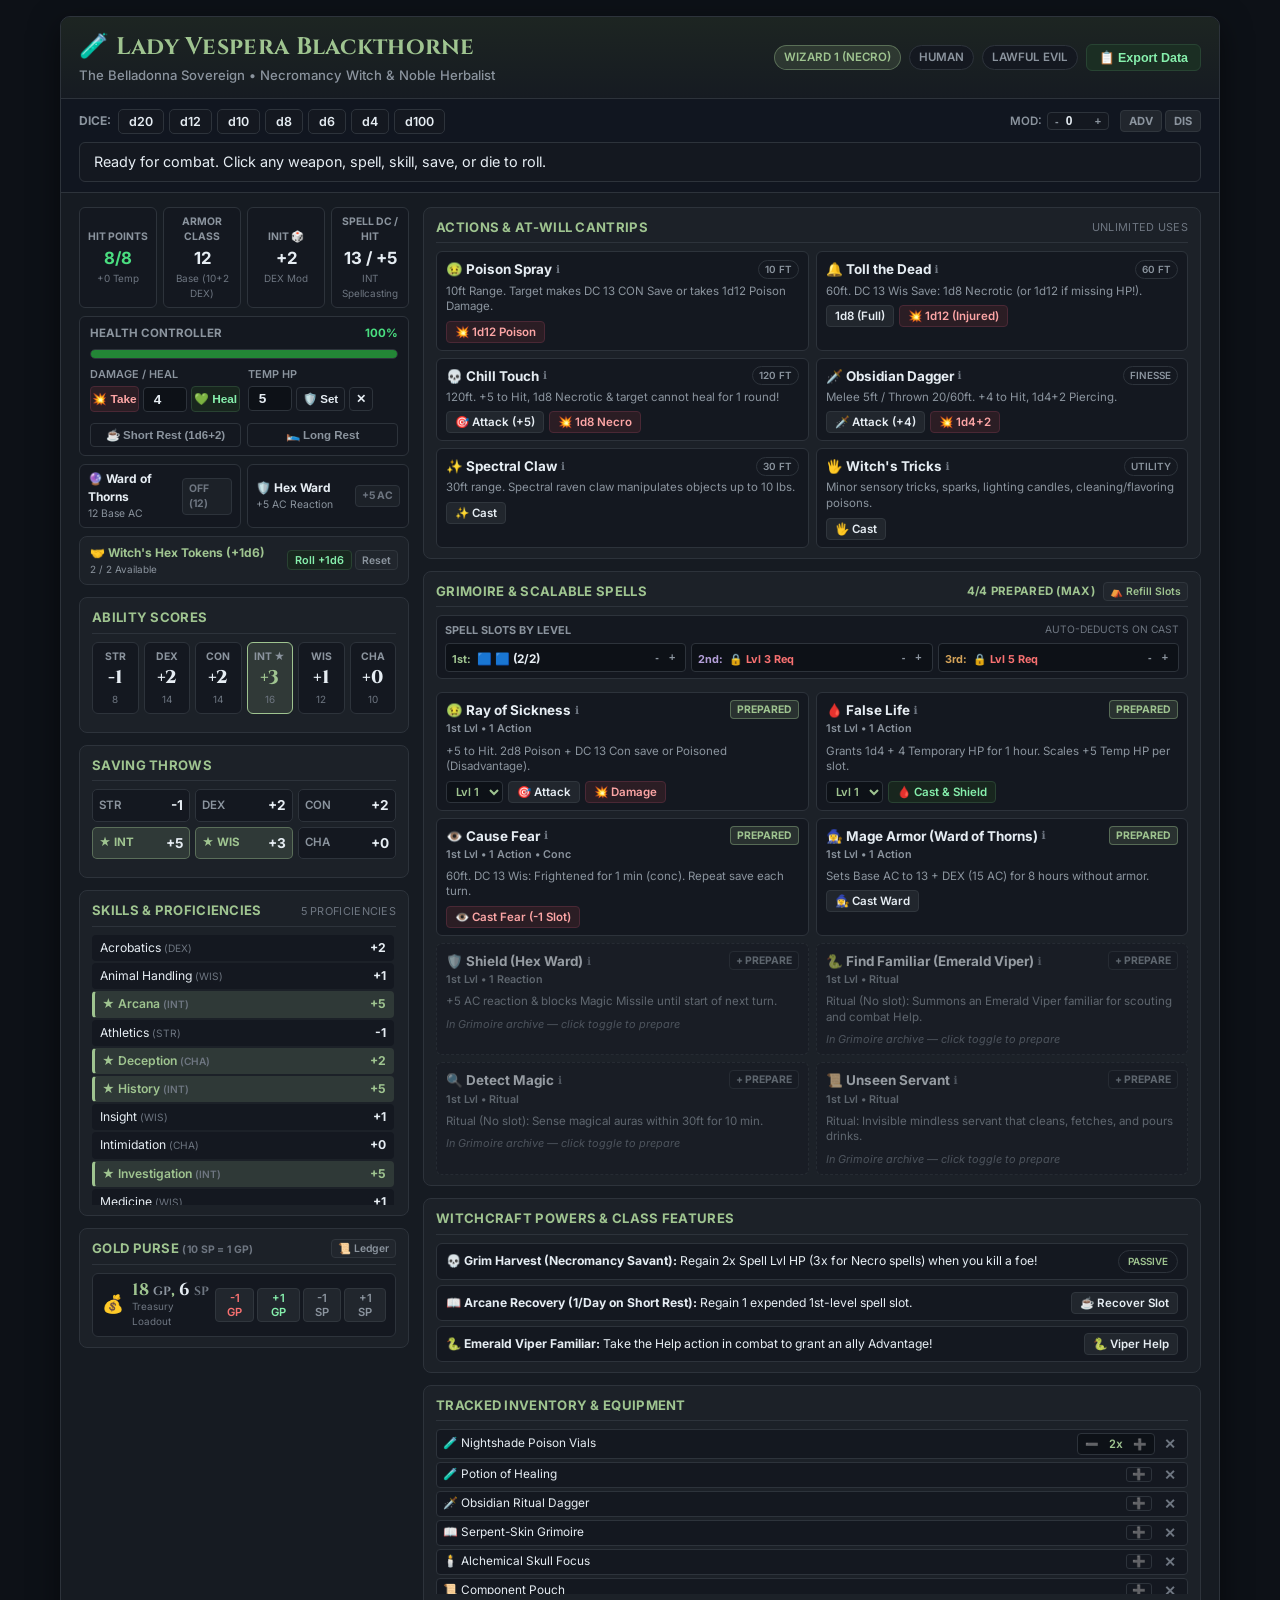
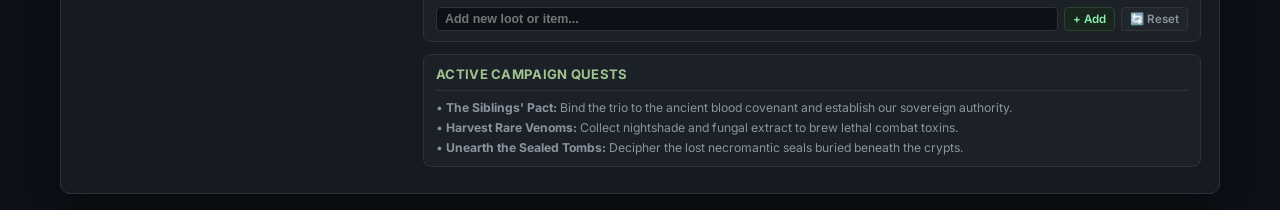
<file: archive/siblings-and-early-tests/VESPERA_WITCH_SHEET.html>
<!DOCTYPE html>
<html lang="en">
<head>
    <meta charset="UTF-8">
    <meta name="viewport" content="width=device-width, initial-scale=1.0">
    <title>Lady Vespera — Master Player Sheet</title>
    <link rel="preconnect" href="https://fonts.googleapis.com">
    <link rel="preconnect" href="https://fonts.gstatic.com" crossorigin>
    <link href="https://fonts.googleapis.com/css2?family=Cinzel:wght@600;700&family=Inter:wght@400;500;600;700&family=JetBrains+Mono:wght@500;600&display=swap" rel="stylesheet">
    <style>
        :root {
            --bg-page: #0d1117;
            --bg-sheet: #161b22;
            --panel-bg: #1c2128;
            --panel-sub: #141820;
            --card-border: #2d333b;
            --card-border-hover: #444c56;
            --accent-char: #9fc490;
            --accent-char-soft: rgba(159, 196, 144, 0.15);
            --accent-gold: #d4a359;
            --accent-green: #4ade80;
            --accent-red: #f87171;
            --accent-blue: #7da0c9;
            --accent-purple: #b4a0d9;
            --text-light: #e6edf3;
            --text-dim: #8b949e;
            --text-muted: #6e7681;
        }

        * { box-sizing: border-box; margin: 0; padding: 0; }

        body {
            font-family: 'Inter', system-ui, -apple-system, sans-serif;
            background-color: var(--bg-page);
            color: var(--text-light);
            line-height: 1.5;
            padding: 16px 12px;
            display: flex;
            justify-content: center;
            font-size: 0.88rem;
        }

        .sheet-container {
            width: 100%;
            max-width: 1160px;
            background-color: var(--bg-sheet);
            border: 1px solid var(--card-border);
            border-radius: 10px;
            box-shadow: 0 10px 30px rgba(0, 0, 0, 0.5);
            overflow: hidden;
        }

        /* Top Header Banner */
        .header-banner {
            background: linear-gradient(180deg, #1d2522 0%, #161b22 100%);
            border-bottom: 1px solid var(--card-border);
            padding: 12px 18px;
            display: flex;
            justify-content: space-between;
            align-items: center;
            flex-wrap: wrap;
            gap: 10px;
        }

        .header-title h1 {
            font-family: 'Cinzel', serif;
            color: var(--accent-char);
            font-size: 1.5rem;
            letter-spacing: 0.3px;
            display: flex;
            align-items: center;
            gap: 8px;
            font-weight: 700;
        }

        .header-title p {
            color: var(--text-dim);
            font-size: 0.82rem;
            font-weight: 500;
            margin-top: 1px;
        }

        .pill-badge-group {
            display: flex;
            align-items: center;
            gap: 8px;
            flex-wrap: wrap;
        }

        .pill-badge {
            padding: 3px 9px;
            border-radius: 9999px;
            font-size: 0.72rem;
            font-weight: 600;
            text-transform: uppercase;
            background: var(--panel-sub);
            color: var(--text-dim);
            border: 1px solid var(--card-border);
        }
        .pill-char {
            background: var(--accent-char-soft);
            color: var(--accent-char);
            border-color: rgba(159, 196, 144, 0.4);
        }

        .btn-export {
            background: #1b2e23;
            color: #86efac;
            border: 1px solid #284433;
            padding: 5px 12px;
            border-radius: 6px;
            font-size: 0.78rem;
            font-weight: 600;
            cursor: pointer;
            transition: all 0.15s ease;
            display: flex;
            align-items: center;
            gap: 5px;
        }
        .btn-export:hover { background: #233b2c; border-color: #3b634b; }

        /* TOP PROMINENT DICE ROLLER CONSOLE */
        .top-dice-console {
            background: #111620;
            border-bottom: 1px solid var(--card-border);
            padding: 10px 18px;
            display: flex;
            flex-direction: column;
            gap: 8px;
        }

        .dice-controls-bar {
            display: flex;
            justify-content: space-between;
            align-items: center;
            flex-wrap: wrap;
            gap: 8px;
        }

        .dice-buttons-group {
            display: flex;
            align-items: center;
            gap: 5px;
            flex-wrap: wrap;
        }

        .dice-btn {
            background: var(--panel-sub);
            border: 1px solid var(--card-border);
            color: var(--text-light);
            padding: 4px 10px;
            border-radius: 5px;
            font-size: 0.78rem;
            font-weight: 600;
            cursor: pointer;
            transition: all 0.15s ease;
            font-family: 'Inter', sans-serif;
        }
        .dice-btn:hover {
            border-color: var(--accent-char);
            color: var(--accent-char);
            background: var(--accent-char-soft);
        }

        .dice-mod-group {
            display: flex;
            align-items: center;
            gap: 5px;
            flex-wrap: wrap;
        }

        .roll-result-display {
            background: var(--panel-sub);
            border: 1px solid var(--card-border);
            border-radius: 6px;
            padding: 8px 14px;
            font-family: 'Inter', sans-serif;
            font-size: 0.9rem;
            color: var(--text-light);
            min-height: 40px;
            display: flex;
            align-items: center;
            transition: all 0.2s ease;
        }
        .roll-result-display.highlight-roll {
            border-color: var(--accent-char);
            background: #171d28;
        }

        .crit-badge {
            color: #4ade80;
            font-weight: 700;
            margin-left: 6px;
        }
        .fail-badge {
            color: #f87171;
            font-weight: 700;
            margin-left: 6px;
        }

        /* Main 2-Column Grid Layout */
        .main-layout {
            display: grid;
            grid-template-columns: 330px 1fr;
            gap: 14px;
            padding: 14px 18px;
        }

        @media (max-width: 960px) {
            .main-layout { grid-template-columns: 1fr; }
        }

        /* Generic Panel */
        .panel {
            background-color: var(--panel-bg);
            border: 1px solid var(--card-border);
            border-radius: 8px;
            padding: 10px 12px;
            margin-bottom: 12px;
            display: flex;
            flex-direction: column;
            gap: 8px;
        }

        .panel-title {
            font-size: 0.82rem;
            font-weight: 700;
            color: var(--accent-char);
            display: flex;
            justify-content: space-between;
            align-items: center;
            border-bottom: 1px solid var(--card-border);
            padding-bottom: 5px;
            text-transform: uppercase;
            letter-spacing: 0.3px;
        }

        /* Vitals 4-Box Row */
        .vitals-4box {
            display: grid;
            grid-template-columns: repeat(4, 1fr);
            gap: 6px;
            margin-bottom: 8px;
        }

        .vital-mini-box {
            background: var(--panel-sub);
            border: 1px solid var(--card-border);
            border-radius: 6px;
            padding: 6px 3px;
            text-align: center;
            display: flex;
            flex-direction: column;
            justify-content: center;
            align-items: center;
        }

        .vital-mini-lbl {
            font-size: 0.65rem;
            font-weight: 700;
            color: var(--text-dim);
            text-transform: uppercase;
        }

        .vital-mini-val {
            font-size: 1.05rem;
            font-weight: 700;
            color: var(--text-light);
            margin-top: 1px;
            transition: color 0.3s ease;
        }

        /* ==================================================== */
        /* PRESERVED FORMAT: HEALTH CONTROLLER 2-COLUMN STEPPERS */
        /* ==================================================== */
        .hp-ctrl-container {
            background: var(--panel-sub);
            border: 1px solid var(--card-border);
            border-radius: 6px;
            padding: 8px 10px;
            display: flex;
            flex-direction: column;
            gap: 7px;
            margin-bottom: 8px;
        }

        .hp-bar-bg {
            background: #0d1117;
            border: 1px solid var(--card-border);
            border-radius: 999px;
            height: 10px;
            overflow: hidden;
            position: relative;
        }

        .hp-bar-fill {
            background: #238636;
            height: 100%;
            width: 100%;
            transition: width 0.3s ease, background-color 0.3s ease;
        }

        .hp-steppers-grid {
            display: grid;
            grid-template-columns: 1fr 1fr;
            gap: 8px;
        }

        .stepper-col {
            display: flex;
            flex-direction: column;
            gap: 4px;
        }

        .stepper-label {
            font-size: 0.68rem;
            color: var(--text-dim);
            font-weight: 600;
            text-transform: uppercase;
        }

        .stepper-btns {
            display: flex;
            align-items: center;
            gap: 4px;
        }

        .btn-hp-dmg {
            flex: 1;
            background: #2b1d24;
            border: 1px solid #4a2835;
            color: #fca5a5;
            padding: 5px 0;
            border-radius: 4px;
            font-size: 0.74rem;
            font-weight: 700;
            cursor: pointer;
            transition: all 0.15s;
        }
        .btn-hp-dmg:hover { background: #3a2530; border-color: #633647; }

        .btn-hp-heal {
            flex: 1;
            background: #18261e;
            border: 1px solid #294232;
            color: #86efac;
            padding: 5px 0;
            border-radius: 4px;
            font-size: 0.74rem;
            font-weight: 700;
            cursor: pointer;
            transition: all 0.15s;
        }
        .btn-hp-heal:hover { background: #22372a; border-color: #3b6149; }

        .input-hp-val {
            width: 44px;
            background: #0d1117;
            border: 1px solid var(--card-border);
            border-radius: 4px;
            color: var(--text-light);
            text-align: center;
            font-size: 0.85rem;
            font-weight: 700;
            padding: 4px 0;
            outline: none;
        }
        .input-hp-val:focus { border-color: var(--accent-char); }

        .btn-temp-hp {
            background: var(--panel-sub);
            border: 1px solid var(--card-border);
            color: var(--text-light);
            padding: 4px 6px;
            border-radius: 4px;
            font-size: 0.72rem;
            cursor: pointer;
            font-weight: 600;
            transition: all 0.15s;
        }
        .btn-temp-hp:hover { border-color: var(--accent-char); color: var(--accent-char); }

        .rest-actions-row {
            display: flex;
            gap: 6px;
            margin-top: 4px;
        }

        .btn-rest {
            flex: 1;
            background: var(--panel-sub);
            border: 1px solid var(--card-border);
            color: var(--text-dim);
            padding: 4px 0;
            border-radius: 4px;
            font-size: 0.72rem;
            font-weight: 600;
            cursor: pointer;
            transition: all 0.15s;
        }
        .btn-rest:hover { color: var(--text-light); border-color: var(--card-border-hover); }

        /* Dynamic Buffs Bar & Toggles */
        .buffs-toggle-bar {
            display: grid;
            grid-template-columns: 1fr 1fr;
            gap: 6px;
            margin-bottom: 8px;
        }

        .toggle-btn-card {
            background: var(--panel-sub);
            border: 1px solid var(--card-border);
            border-radius: 6px;
            padding: 5px 8px;
            display: flex;
            justify-content: space-between;
            align-items: center;
            cursor: pointer;
            transition: all 0.2s ease;
        }
        .toggle-btn-card:hover { border-color: var(--card-border-hover); }
        .toggle-btn-card.active-buff {
            border-color: rgba(159, 196, 144, 0.5);
            background: var(--accent-char-soft);
        }
        .toggle-badge {
            font-size: 0.65rem;
            font-weight: 700;
            padding: 2px 6px;
            border-radius: 4px;
            text-transform: uppercase;
        }
        .toggle-badge.off { background: var(--panel-bg); color: var(--text-muted); border: 1px solid var(--card-border); }
        .toggle-badge.on { background: #233828; color: #86efac; border: 1px solid #37593e; }

        /* ==================================================== */
        /* PRESERVED FORMAT: 6 ABILITY SCORES STRIP (STATS GRID) */
        /* ==================================================== */
        .stats-grid {
            display: grid;
            grid-template-columns: repeat(6, 1fr);
            gap: 5px;
            margin-bottom: 8px;
        }

        .stat-box {
            background: var(--panel-sub);
            border: 1px solid var(--card-border);
            border-radius: 6px;
            padding: 6px 2px;
            text-align: center;
            cursor: pointer;
            transition: all 0.15s ease;
        }
        .stat-box:hover {
            border-color: var(--accent-char);
            background: var(--accent-char-soft);
        }
        .stat-box.active-key {
            border: 1.5px solid var(--accent-char);
            background: var(--accent-char-soft);
        }

        .stat-name { font-size: 0.65rem; font-weight: 700; color: var(--text-dim); text-transform: uppercase; }
        .stat-mod { font-size: 1.15rem; font-weight: 800; color: var(--text-light); font-family: 'Cinzel', serif; }
        .stat-box.active-key .stat-mod { color: var(--accent-char); }
        .stat-score { font-size: 0.62rem; color: var(--text-muted); }

        /* ==================================================== */
        /* PRESERVED FORMAT: SAVING THROWS (SAVES GRID 3x2) */
        /* ==================================================== */
        .saves-grid {
            display: grid;
            grid-template-columns: repeat(3, 1fr);
            gap: 5px;
            margin-bottom: 8px;
        }

        .save-box {
            background: var(--panel-sub);
            border: 1px solid var(--card-border);
            border-radius: 5px;
            padding: 5px 6px;
            display: flex;
            justify-content: space-between;
            align-items: center;
            cursor: pointer;
            transition: all 0.15s;
        }
        .save-box:hover { border-color: var(--card-border-hover); }
        .save-box.prof-save { border-color: rgba(159, 196, 144, 0.4); background: var(--accent-char-soft); }
        .save-name { font-size: 0.72rem; color: var(--text-dim); font-weight: 600; }
        .save-box.prof-save .save-name { color: var(--accent-char); font-weight: 700; }
        .save-val { font-size: 0.85rem; font-weight: 700; color: var(--text-light); }

        /* All 18 Skills List Matrix */
        .stat-row-list {
            list-style: none;
            display: flex;
            flex-direction: column;
            gap: 2px;
            max-height: 270px;
            overflow-y: auto;
            padding-right: 2px;
        }

        .stat-row-item {
            font-size: 0.76rem;
            color: var(--text-light);
            padding: 3px 7px;
            background: var(--panel-sub);
            border-radius: 4px;
            display: flex;
            justify-content: space-between;
            align-items: center;
            cursor: pointer;
            transition: all 0.15s ease;
            border: 1px solid transparent;
        }
        .stat-row-item:hover {
            background: #21262d;
            border-color: var(--card-border-hover);
        }
        .stat-row-item.prof-item {
            color: var(--accent-char);
            font-weight: 600;
            background: var(--accent-char-soft);
            border-left: 3px solid var(--accent-char);
        }

        /* Action & Spell Cards (2-Column Grid) */
        .action-grid-2col {
            display: grid;
            grid-template-columns: 1fr 1fr;
            gap: 7px;
        }

        @media (max-width: 600px) {
            .action-grid-2col { grid-template-columns: 1fr; }
        }

        .action-card {
            background-color: var(--panel-sub);
            border: 1px solid var(--card-border);
            border-radius: 6px;
            padding: 7px 9px;
            display: flex;
            flex-direction: column;
            gap: 4px;
            transition: all 0.15s ease;
        }
        .action-card:hover { border-color: var(--card-border-hover); }
        .action-card.unprepared-card {
            opacity: 0.6;
            background-color: rgba(20, 24, 32, 0.4);
            border-style: dashed;
        }

        .action-header {
            display: flex;
            justify-content: space-between;
            align-items: center;
            font-size: 0.8rem;
            font-weight: 700;
            gap: 4px;
        }

        .action-card-title {
            font-size: 0.84rem;
            font-weight: 700;
            color: var(--text-light);
            display: flex;
            align-items: center;
            gap: 4px;
        }

        .action-desc {
            font-size: 0.72rem;
            color: var(--text-dim);
            line-height: 1.35;
        }

        .action-btn-row {
            display: flex;
            gap: 5px;
            align-items: center;
            flex-wrap: wrap;
            margin-top: 2px;
        }

        /* Dropdown for Spell Levels */
        .lvl-dropdown {
            background: #0d1117;
            border: 1px solid var(--card-border);
            color: var(--accent-char);
            font-size: 0.7rem;
            font-weight: 600;
            padding: 2px 5px;
            border-radius: 4px;
            outline: none;
            cursor: pointer;
            font-family: 'Inter', sans-serif;
        }

        .btn-roll-action {
            background: #21262d;
            color: var(--text-light);
            border: 1px solid #30363d;
            border-radius: 4px;
            padding: 3px 8px;
            font-size: 0.72rem;
            font-weight: 600;
            cursor: pointer;
            transition: all 0.15s;
            display: inline-flex;
            align-items: center;
            gap: 3px;
            font-family: 'Inter', sans-serif;
        }
        .btn-roll-action:hover { background: #30363d; border-color: #8b949e; }
        .btn-roll-dmg { background: #2b1d24; border-color: #4a2835; color: #fca5a5; }
        .btn-roll-dmg:hover { background: #3a2530; }
        .btn-roll-heal { background: #18261e; border-color: #294232; color: #86efac; }
        .btn-roll-heal:hover { background: #22372a; }

        .btn-act {
            padding: 4px 8px;
            border-radius: 4px;
            font-size: 0.72rem;
            font-weight: 600;
            cursor: pointer;
            border: 1px solid var(--card-border);
            transition: all 0.15s ease;
            font-family: 'Inter', sans-serif;
            background: var(--panel-sub);
            color: var(--text-light);
        }
        .btn-act:hover { background: #21262d; border-color: var(--card-border-hover); }
        .btn-act-dmg { background: #2b1d24; border-color: #4a2835; color: #fca5a5; }
        .btn-act-dmg:hover { background: #3a2530; }
        .btn-act-heal { background: #18261e; border-color: #294232; color: #86efac; }
        .btn-act-heal:hover { background: #22372a; }
        .btn-act-temp { background: #1c2738; border-color: #2e415e; color: #93c5fd; }
        .btn-act-temp:hover { background: #24334a; }
        .btn-act-pre { background: #21262d; border-color: #30363d; color: var(--text-dim); }
        .btn-act-pre:hover { color: var(--text-light); border-color: #8b949e; }

        /* Inventory List */
        .inv-list-compact {
            display: flex;
            flex-direction: column;
            gap: 3px;
            max-height: 165px;
            overflow-y: auto;
        }

        .inv-row-item {
            background: var(--panel-sub);
            border: 1px solid var(--card-border);
            border-radius: 4px;
            padding: 3px 6px;
            display: flex;
            justify-content: space-between;
            align-items: center;
            font-size: 0.74rem;
            gap: 6px;
            transition: border-color 0.15s;
        }
        .inv-row-item:hover { border-color: var(--card-border-hover); }

        .inv-item-info {
            flex: 1;
            overflow: hidden;
            text-overflow: ellipsis;
            white-space: nowrap;
        }

        .inv-controls {
            display: inline-flex;
            align-items: center;
            gap: 4px;
            flex-shrink: 0;
        }

        .inv-stepper {
            display: inline-flex;
            align-items: center;
            background: #0d1117;
            border: 1px solid var(--card-border);
            border-radius: 4px;
            padding: 1px 3px;
            gap: 2px;
        }

        .btn-step-qty {
            background: transparent;
            border: none;
            color: var(--text-dim);
            font-size: 0.68rem;
            font-weight: 700;
            cursor: pointer;
            padding: 1px 4px;
            border-radius: 2px;
            transition: all 0.15s;
            line-height: 1;
        }
        .btn-step-qty:hover { background: #21262d; color: var(--accent-char); }

        .inv-qty-val {
            font-size: 0.72rem;
            font-weight: 700;
            color: var(--accent-char);
            min-width: 22px;
            text-align: center;
            font-family: 'JetBrains Mono', monospace;
        }

        .btn-del-item {
            background: transparent;
            border: none;
            color: var(--text-muted);
            font-weight: 700;
            cursor: pointer;
            padding: 1px 5px;
            font-size: 0.85rem;
            border-radius: 3px;
            transition: all 0.15s;
        }
        .btn-del-item:hover { background: #2b1d24; color: #f87171; }

        /* Modals Common */
        .modal-overlay {
            display: none;
            position: fixed;
            top: 0;
            left: 0;
            width: 100vw;
            height: 100vh;
            background: rgba(13, 17, 23, 0.85);
            backdrop-filter: blur(4px);
            -webkit-backdrop-filter: blur(4px);
            z-index: 9999;
            justify-content: center;
            align-items: center;
            padding: 16px;
        }
        .modal-overlay.active { display: flex; }
        .modal-card {
            background: #161b22;
            border: 1px solid var(--card-border);
            border-radius: 10px;
            width: 100%;
            max-width: 480px;
            max-height: 85vh;
            display: flex;
            flex-direction: column;
            box-shadow: 0 16px 40px rgba(0, 0, 0, 0.7);
            overflow: hidden;
            animation: modalPop 0.15s ease-out;
        }
        @keyframes modalPop {
            from { opacity: 0; transform: scale(0.97); }
            to { opacity: 1; transform: scale(1); }
        }
        .modal-header {
            background: linear-gradient(180deg, #1f2522 0%, #161b22 100%);
            border-bottom: 1px solid var(--card-border);
            padding: 10px 14px;
            display: flex;
            justify-content: space-between;
            align-items: center;
        }
        .modal-header h3 {
            font-family: 'Cinzel', serif;
            font-size: 0.95rem;
            color: var(--accent-char);
            display: flex;
            align-items: center;
            gap: 6px;
        }
        .modal-close-btn {
            background: transparent;
            border: none;
            color: var(--text-dim);
            font-size: 1.1rem;
            cursor: pointer;
            padding: 2px 6px;
            border-radius: 4px;
            transition: all 0.15s;
        }
        .modal-close-btn:hover { color: #fff; background: #21262d; }
        .modal-body {
            padding: 12px 14px;
            overflow-y: auto;
            display: flex;
            flex-direction: column;
            gap: 10px;
        }
        .tx-list {
            display: flex;
            flex-direction: column;
            gap: 5px;
            max-height: 320px;
            overflow-y: auto;
        }
        .tx-item {
            background: var(--panel-sub);
            border: 1px solid var(--card-border);
            border-radius: 5px;
            padding: 6px 9px;
            display: flex;
            justify-content: space-between;
            align-items: center;
            font-size: 0.76rem;
            transition: all 0.15s;
        }
        .tx-gain { border-left: 3px solid var(--accent-green); }
        .tx-spend { border-left: 3px solid var(--accent-red); }
        .tx-reset { border-left: 3px solid var(--accent-char); }
        .tx-silver { border-left: 3px solid var(--accent-blue); }
    </style>
</head>
<body>

<div class="sheet-container">

    <!-- Top Header Banner -->
    <header class="header-banner">
        <div class="header-title">
            <h1>🧪 Lady Vespera Blackthorne</h1>
            <p>The Belladonna Sovereign • Necromancy Witch & Noble Herbalist</p>
        </div>
        <div class="pill-badge-group">
            <span class="pill-badge pill-char">WIZARD 1 (NECRO)</span>
            <span class="pill-badge">HUMAN</span>
            <span class="pill-badge">LAWFUL EVIL</span>
            <button class="btn-export" onclick="exportSheetState()">📋 Export Data</button>
        </div>
    </header>

    <!-- Top Prominent Dice Roller Console -->
    <section class="top-dice-console">
        <div class="dice-controls-bar">
            <div class="dice-buttons-group">
                <span style="font-size:0.75rem; font-weight:700; color:var(--text-dim); margin-right:2px;">DICE:</span>
                <button class="dice-btn" onclick="rollCustomDie(20)">d20</button>
                <button class="dice-btn" onclick="rollCustomDie(12)">d12</button>
                <button class="dice-btn" onclick="rollCustomDie(10)">d10</button>
                <button class="dice-btn" onclick="rollCustomDie(8)">d8</button>
                <button class="dice-btn" onclick="rollCustomDie(6)">d6</button>
                <button class="dice-btn" onclick="rollCustomDie(4)">d4</button>
                <button class="dice-btn" onclick="rollCustomDie(100)">d100</button>
            </div>
            <div class="dice-mod-group">
                <span style="font-size:0.72rem; color:var(--text-dim); font-weight:600;">MOD:</span>
                <div style="display:inline-flex; align-items:center; background:var(--panel-sub); border:1px solid var(--card-border); border-radius:4px; padding:1px 3px;">
                    <button class="btn-step-qty" onclick="modDiceMod(-1)">-</button>
                    <input type="number" id="dice-mod" value="0" style="width:28px; background:transparent; border:none; color:var(--text-light); font-size:0.75rem; text-align:center; font-weight:700; outline:none;">
                    <button class="btn-step-qty" onclick="modDiceMod(1)">+</button>
                </div>
                <div style="display:flex; gap:3px; margin-left:6px;">
                    <button id="btn-adv" class="btn-act btn-act-pre" style="padding:3px 8px; font-size:0.7rem; font-weight:700;" onclick="toggleAdvantage('adv')">ADV</button>
                    <button id="btn-dis" class="btn-act btn-act-pre" style="padding:3px 8px; font-size:0.7rem; font-weight:700;" onclick="toggleAdvantage('dis')">DIS</button>
                </div>
            </div>
        </div>
        <div id="roll-res" class="roll-result-display">
            <span>Ready for combat. Click any weapon, spell, skill, save, or die to roll.</span>
        </div>
    </section>

    <!-- Main Layout -->
    <div class="main-layout">
        
        <!-- LEFT COLUMN: Vitals, Stats, Saves, Skills, Gold -->
        <aside class="left-col">
            
            <!-- Vitals 4-Box Row -->
            <div class="vitals-4box">
                <div class="vital-mini-box">
                    <span class="vital-mini-lbl">Hit Points</span>
                    <span class="vital-mini-val" id="dispHP" style="color:var(--accent-green);">8/8</span>
                    <span style="font-size:0.62rem; color:var(--text-muted);" id="dispTempHP">+0 Temp</span>
                </div>
                <div class="vital-mini-box">
                    <span class="vital-mini-lbl">Armor Class</span>
                    <span class="vital-mini-val" id="dispAC">12</span>
                    <span style="font-size:0.62rem; color:var(--text-muted);" id="dispACSub">Base (10+2 DEX)</span>
                </div>
                <div class="vital-mini-box" style="cursor:pointer;" onclick="rollD20('Initiative Check', 2)" title="Click to Roll Initiative (+2)">
                    <span class="vital-mini-lbl">INIT 🎲</span>
                    <span class="vital-mini-val">+2</span>
                    <span style="font-size:0.62rem; color:var(--text-muted);">DEX Mod</span>
                </div>
                <div class="vital-mini-box" style="cursor:pointer;" onclick="rollD20('Spell Attack Roll', 5)" title="Click to Roll Spell Attack (+5) / DC 13">
                    <span class="vital-mini-lbl">SPELL DC / HIT</span>
                    <span class="vital-mini-val">13 / +5</span>
                    <span style="font-size:0.62rem; color:var(--text-muted);">INT Spellcasting</span>
                </div>
            </div>

            <!-- ==================================================== -->
            <!-- PRESERVED FORMAT: HEALTH CONTROLLER 2-COLUMN STEPPERS -->
            <!-- ==================================================== -->
            <div class="hp-ctrl-container">
                <div style="display:flex; justify-content:space-between; align-items:center;">
                    <span style="font-size:0.72rem; font-weight:700; color:var(--text-dim); text-transform:uppercase;">Health Controller</span>
                    <span style="font-size:0.72rem; font-weight:700; color:var(--accent-green);" id="dispHealthPct">100%</span>
                </div>
                <div class="hp-bar-bg">
                    <div class="hp-bar-fill" id="hpBarFill" style="width: 100%;"></div>
                </div>
                <div class="hp-steppers-grid">
                    <div class="stepper-col">
                        <span class="stepper-label">Damage / Heal</span>
                        <div class="stepper-btns">
                            <button class="btn-hp-dmg" onclick="applyDamage()">💥 Take</button>
                            <input type="number" class="input-hp-val" id="hpDeltaInput" value="4" min="1">
                            <button class="btn-hp-heal" onclick="applyHeal()">💚 Heal</button>
                        </div>
                    </div>
                    <div class="stepper-col">
                        <span class="stepper-label">Temp HP</span>
                        <div class="stepper-btns">
                            <input type="number" class="input-hp-val" id="tempHpInput" value="5" min="1">
                            <button class="btn-temp-hp" onclick="setTempHP()">🛡️ Set</button>
                            <button class="btn-temp-hp" onclick="clearTempHP()">✕</button>
                        </div>
                    </div>
                </div>
                <div class="rest-actions-row">
                    <button class="btn-rest" onclick="takeShortRest()">☕ Short Rest (1d6+2)</button>
                    <button class="btn-rest" onclick="takeLongRest()">🛌 Long Rest</button>
                </div>
            </div>

            <!-- Dynamic Buffs Bar & Toggles -->
            <div class="buffs-toggle-bar">
                <div class="toggle-btn-card" id="card-mage-armor" onclick="toggleMageArmorBuff()">
                    <div>
                        <div style="font-size:0.75rem; font-weight:700; color:var(--text-light);">🔮 Ward of Thorns</div>
                        <div style="font-size:0.65rem; color:var(--text-dim);" id="sub-mage-armor">15 Base AC</div>
                    </div>
                    <span class="toggle-badge off" id="badge-mage-armor">OFF (12)</span>
                </div>
                <div class="toggle-btn-card" id="card-shield" onclick="toggleShieldReactionBuff()">
                    <div>
                        <div style="font-size:0.75rem; font-weight:700; color:var(--text-light);">🛡️ Hex Ward</div>
                        <div style="font-size:0.65rem; color:var(--text-dim);">+5 AC Reaction</div>
                    </div>
                    <span class="toggle-badge off" id="badge-shield">+5 AC</span>
                </div>
            </div>

            <!-- Witch's Hex Tokens Bar -->
            <div class="panel" style="padding: 7px 10px;">
                <div style="display:flex; justify-content:space-between; align-items:center;">
                    <div>
                        <div style="font-size:0.75rem; font-weight:700; color:var(--accent-char);">🤝 Witch's Hex Tokens (+1d6)</div>
                        <div style="font-size:0.62rem; color:var(--text-dim);" id="help-tokens-disp">2 / 2 Available</div>
                    </div>
                    <div style="display:flex; gap:3px;">
                        <button class="btn-act btn-act-heal" style="font-size:0.68rem; padding:2px 7px;" onclick="rollHelpToken()">Roll +1d6</button>
                        <button class="btn-act btn-act-pre" style="font-size:0.65rem; padding:2px 6px;" onclick="resetHelpTokens()">Reset</button>
                    </div>
                </div>
            </div>

            <!-- ==================================================== -->
            <!-- PRESERVED FORMAT: 6 ABILITY SCORES STRIP (STATS GRID) -->
            <!-- ==================================================== -->
            <div class="panel">
                <div class="panel-title">Ability Scores</div>
                <div class="stats-grid">
                    <div class="stat-box" onclick="rollD20('Strength Check', -1)" title="Click to Roll Strength Check (-1)">
                        <div class="stat-name">STR</div>
                        <div class="stat-mod">-1</div>
                        <div class="stat-score">8</div>
                    </div>
                    <div class="stat-box" onclick="rollD20('Dexterity Check', 2)" title="Click to Roll Dexterity Check (+2)">
                        <div class="stat-name">DEX</div>
                        <div class="stat-mod">+2</div>
                        <div class="stat-score">14</div>
                    </div>
                    <div class="stat-box" onclick="rollD20('Constitution Check', 2)" title="Click to Roll Constitution Check (+2)">
                        <div class="stat-name">CON</div>
                        <div class="stat-mod">+2</div>
                        <div class="stat-score">14</div>
                    </div>
                    <div class="stat-box active-key" onclick="rollD20('Intelligence Check (Key)', 3)" title="Click to Roll Intelligence Check (+3)">
                        <div class="stat-name">INT ★</div>
                        <div class="stat-mod">+3</div>
                        <div class="stat-score">16</div>
                    </div>
                    <div class="stat-box" onclick="rollD20('Wisdom Check', 1)" title="Click to Roll Wisdom Check (+1)">
                        <div class="stat-name">WIS</div>
                        <div class="stat-mod">+1</div>
                        <div class="stat-score">12</div>
                    </div>
                    <div class="stat-box" onclick="rollD20('Charisma Check', 0)" title="Click to Roll Charisma Check (+0)">
                        <div class="stat-name">CHA</div>
                        <div class="stat-mod">+0</div>
                        <div class="stat-score">10</div>
                    </div>
                </div>
            </div>

            <!-- ==================================================== -->
            <!-- PRESERVED FORMAT: SAVING THROWS (SAVES GRID 3x2) -->
            <!-- ==================================================== -->
            <div class="panel">
                <div class="panel-title">Saving Throws</div>
                <div class="saves-grid">
                    <div class="save-box" onclick="rollD20('Strength Save', -1)" title="Click to Roll Strength Save (-1)">
                        <div class="save-name">STR</div>
                        <div class="save-val">-1</div>
                    </div>
                    <div class="save-box" onclick="rollD20('Dexterity Save', 2)" title="Click to Roll Dexterity Save (+2)">
                        <div class="save-name">DEX</div>
                        <div class="save-val">+2</div>
                    </div>
                    <div class="save-box" onclick="rollD20('Constitution Save', 2)" title="Click to Roll Constitution Save (+2)">
                        <div class="save-name">CON</div>
                        <div class="save-val">+2</div>
                    </div>
                    <div class="save-box prof-save" onclick="rollD20('Intelligence Save (Proficient)', 5)" title="Click to Roll Intelligence Save (+5, Proficient)">
                        <div class="save-name">★ INT</div>
                        <div class="save-val">+5</div>
                    </div>
                    <div class="save-box prof-save" onclick="rollD20('Wisdom Save (Proficient)', 3)" title="Click to Roll Wisdom Save (+3, Proficient)">
                        <div class="save-name">★ WIS</div>
                        <div class="save-val">+3</div>
                    </div>
                    <div class="save-box" onclick="rollD20('Charisma Save', 0)" title="Click to Roll Charisma Save (+0)">
                        <div class="save-name">CHA</div>
                        <div class="save-val">+0</div>
                    </div>
                </div>
            </div>

            <!-- All 18 Skills List Matrix -->
            <div class="panel">
                <div class="panel-title">
                    <span>Skills & Proficiencies</span>
                    <span style="font-size:0.68rem; color:var(--text-muted); font-weight:normal;">5 Proficiencies</span>
                </div>
                <ul class="stat-row-list">
                    <li class="stat-row-item" onclick="rollD20('Acrobatics (DEX)', 2)"><span>Acrobatics <small style="color:var(--text-muted);">(DEX)</small></span><strong>+2</strong></li>
                    <li class="stat-row-item" onclick="rollD20('Animal Handling (WIS)', 1)"><span>Animal Handling <small style="color:var(--text-muted);">(WIS)</small></span><strong>+1</strong></li>
                    <li class="stat-row-item prof-item" onclick="rollD20('★ Arcana (INT)', 5)"><span>★ Arcana <small style="color:var(--text-muted);">(INT)</small></span><strong>+5</strong></li>
                    <li class="stat-row-item" onclick="rollD20('Athletics (STR)', -1)"><span>Athletics <small style="color:var(--text-muted);">(STR)</small></span><strong>-1</strong></li>
                    <li class="stat-row-item prof-item" onclick="rollD20('★ Deception (CHA)', 2)"><span>★ Deception <small style="color:var(--text-muted);">(CHA)</small></span><strong>+2</strong></li>
                    <li class="stat-row-item prof-item" onclick="rollD20('★ History (INT)', 5)"><span>★ History <small style="color:var(--text-muted);">(INT)</small></span><strong>+5</strong></li>
                    <li class="stat-row-item" onclick="rollD20('Insight (WIS)', 1)"><span>Insight <small style="color:var(--text-muted);">(WIS)</small></span><strong>+1</strong></li>
                    <li class="stat-row-item" onclick="rollD20('Intimidation (CHA)', 0)"><span>Intimidation <small style="color:var(--text-muted);">(CHA)</small></span><strong>+0</strong></li>
                    <li class="stat-row-item prof-item" onclick="rollD20('★ Investigation (INT)', 5)"><span>★ Investigation <small style="color:var(--text-muted);">(INT)</small></span><strong>+5</strong></li>
                    <li class="stat-row-item" onclick="rollD20('Medicine (WIS)', 1)"><span>Medicine <small style="color:var(--text-muted);">(WIS)</small></span><strong>+1</strong></li>
                    <li class="stat-row-item" onclick="rollD20('Nature (INT)', 3)"><span>Nature <small style="color:var(--text-muted);">(INT)</small></span><strong>+3</strong></li>
                    <li class="stat-row-item" onclick="rollD20('Perception (WIS)', 1)"><span>Perception <small style="color:var(--text-muted);">(WIS)</small></span><strong>+1</strong></li>
                    <li class="stat-row-item" onclick="rollD20('Performance (CHA)', 0)"><span>Performance <small style="color:var(--text-muted);">(CHA)</small></span><strong>+0</strong></li>
                    <li class="stat-row-item" onclick="rollD20('Persuasion (CHA)', 0)"><span>Persuasion <small style="color:var(--text-muted);">(CHA)</small></span><strong>+0</strong></li>
                    <li class="stat-row-item prof-item" onclick="rollD20('★ Religion (INT)', 5)"><span>★ Religion <small style="color:var(--text-muted);">(INT)</small></span><strong>+5</strong></li>
                    <li class="stat-row-item" onclick="rollD20('Sleight of Hand (DEX)', 2)"><span>Sleight of Hand <small style="color:var(--text-muted);">(DEX)</small></span><strong>+2</strong></li>
                    <li class="stat-row-item" onclick="rollD20('Stealth (DEX)', 2)"><span>Stealth <small style="color:var(--text-muted);">(DEX)</small></span><strong>+2</strong></li>
                    <li class="stat-row-item" onclick="rollD20('Survival (WIS)', 1)"><span>Survival <small style="color:var(--text-muted);">(WIS)</small></span><strong>+1</strong></li>
                </ul>
            </div>

            <!-- Interactive Gold Purse -->
            <div class="panel">
                <div class="panel-title">
                    <span>Gold Purse <small style="font-size:0.65rem; color:var(--text-muted); text-transform:none;">(10 SP = 1 GP)</small></span>
                    <button class="btn-act btn-act-pre" onclick="openGoldHistoryModal()" style="font-size:0.65rem; padding:2px 6px;">📜 Ledger</button>
                </div>
                <div style="background:var(--panel-sub); border:1px solid var(--card-border); border-radius:6px; padding:7px 9px; display:flex; justify-content:space-between; align-items:center;">
                    <div style="display:flex; align-items:center; gap:8px;">
                        <span style="font-size:1.1rem;">💰</span>
                        <div>
                            <div style="font-family:'Cinzel', serif; font-size:1.05rem; font-weight:700; color:var(--accent-char); line-height:1.1;">
                                <span id="gold-disp">18</span> <small style="font-size:0.75rem; color:var(--text-dim);">GP</small>, 
                                <span id="silver-disp" style="color:var(--text-light);">6</span> <small style="font-size:0.75rem; color:var(--text-muted);">SP</small>
                            </div>
                            <div style="font-size:0.62rem; color:var(--text-muted);">Treasury Loadout</div>
                        </div>
                    </div>
                    <div style="display:flex; gap:3px;">
                        <button class="btn-act btn-act-pre" onclick="stepGold(-1)" style="font-size:0.7rem; padding:2px 5px; color:#f87171;">-1 GP</button>
                        <button class="btn-act btn-act-pre" onclick="stepGold(1)" style="font-size:0.7rem; padding:2px 5px; color:#86efac;">+1 GP</button>
                        <button class="btn-act btn-act-pre" onclick="stepSilver(-1)" style="font-size:0.7rem; padding:2px 5px;">-1 SP</button>
                        <button class="btn-act btn-act-pre" onclick="stepSilver(1)" style="font-size:0.7rem; padding:2px 5px;">+1 SP</button>
                    </div>
                </div>
            </div>

        </aside>

        <!-- RIGHT COLUMN: Spell Slots / Resources, Features, Actions, Equipment -->
        <main class="right-col">
            
            <!-- Actions & Combat Loadout (2-Column Grid) -->
            <section class="panel">
                <div class="panel-title">
                    <span>Actions & At-Will Cantrips</span>
                    <span style="font-size:0.68rem; color:var(--text-muted); font-weight:normal;">Unlimited Uses</span>
                </div>
                <div class="action-grid-2col">
                    
                    <!-- Poison Spray -->
                    <div class="action-card">
                        <div class="action-header">
                            <span class="action-card-title" onclick="openSpellDetailsModal('poisonspray')" style="cursor:pointer;" onmouseover="this.style.color='var(--accent-char)'" onmouseout="this.style.color='var(--text-light)'">
                                🤢 Poison Spray <small style="font-size:0.65rem; color:var(--text-muted);">ℹ️</small>
                            </span>
                            <span class="pill-badge" style="font-size:0.62rem; padding:1px 6px;">10 ft</span>
                        </div>
                        <div class="action-desc">10ft Range. Target makes DC 13 CON Save or takes 1d12 Poison Damage.</div>
                        <div class="action-btn-row">
                            <button class="btn-roll-action btn-roll-dmg" onclick="rollFormulaDamage('Poison Spray Damage', 12, 0, 'Poison')">💥 1d12 Poison</button>
                        </div>
                    </div>

                    <!-- Toll the Dead -->
                    <div class="action-card">
                        <div class="action-header">
                            <span class="action-card-title" onclick="openSpellDetailsModal('tollthedead')" style="cursor:pointer;" onmouseover="this.style.color='var(--accent-char)'" onmouseout="this.style.color='var(--text-light)'">
                                🔔 Toll the Dead <small style="font-size:0.65rem; color:var(--text-muted);">ℹ️</small>
                            </span>
                            <span class="pill-badge" style="font-size:0.62rem; padding:1px 6px;">60 ft</span>
                        </div>
                        <div class="action-desc">60ft. DC 13 Wis Save: 1d8 Necrotic (or 1d12 if missing HP!).</div>
                        <div class="action-btn-row">
                            <button class="btn-roll-action" onclick="rollFormulaDamage('Toll the Dead (Full HP)', 8, 0, 'Necrotic')">1d8 (Full)</button>
                            <button class="btn-roll-action btn-roll-dmg" onclick="rollFormulaDamage('Toll the Dead (Injured)', 12, 0, 'Necrotic')">💥 1d12 (Injured)</button>
                        </div>
                    </div>

                    <!-- Chill Touch -->
                    <div class="action-card">
                        <div class="action-header">
                            <span class="action-card-title" onclick="openSpellDetailsModal('chilltouch')" style="cursor:pointer;" onmouseover="this.style.color='var(--accent-char)'" onmouseout="this.style.color='var(--text-light)'">
                                💀 Chill Touch <small style="font-size:0.65rem; color:var(--text-muted);">ℹ️</small>
                            </span>
                            <span class="pill-badge" style="font-size:0.62rem; padding:1px 6px;">120 ft</span>
                        </div>
                        <div class="action-desc">120ft. +5 to Hit, 1d8 Necrotic & target cannot heal for 1 round!</div>
                        <div class="action-btn-row">
                            <button class="btn-roll-action" onclick="rollD20('Chill Touch Attack', 5)">🎯 Attack (+5)</button>
                            <button class="btn-roll-action btn-roll-dmg" onclick="rollFormulaDamage('Chill Touch Dmg', 8, 0, 'Necrotic')">💥 1d8 Necro</button>
                        </div>
                    </div>

                    <!-- Obsidian Ritual Dagger -->
                    <div class="action-card">
                        <div class="action-header">
                            <span class="action-card-title" onclick="openSpellDetailsModal('dagger')" style="cursor:pointer;" onmouseover="this.style.color='var(--accent-char)'" onmouseout="this.style.color='var(--text-light)'">
                                🗡️ Obsidian Dagger <small style="font-size:0.65rem; color:var(--text-muted);">ℹ️</small>
                            </span>
                            <span class="pill-badge" style="font-size:0.62rem; padding:1px 6px;">Finesse</span>
                        </div>
                        <div class="action-desc">Melee 5ft / Thrown 20/60ft. +4 to Hit, 1d4+2 Piercing.</div>
                        <div class="action-btn-row">
                            <button class="btn-roll-action" onclick="rollD20('Dagger Attack', 4)">🗡️ Attack (+4)</button>
                            <button class="btn-roll-action btn-roll-dmg" onclick="rollFormulaDamage('Dagger Damage', 4, 2, 'Piercing')">💥 1d4+2</button>
                        </div>
                    </div>

                    <!-- Spectral Claw (Mage Hand) -->
                    <div class="action-card">
                        <div class="action-header">
                            <span class="action-card-title" onclick="openSpellDetailsModal('magehand')" style="cursor:pointer;" onmouseover="this.style.color='var(--accent-char)'" onmouseout="this.style.color='var(--text-light)'">
                                ✨ Spectral Claw <small style="font-size:0.65rem; color:var(--text-muted);">ℹ️</small>
                            </span>
                            <span class="pill-badge" style="font-size:0.62rem; padding:1px 6px;">30 ft</span>
                        </div>
                        <div class="action-desc">30ft range. Spectral raven claw manipulates objects up to 10 lbs.</div>
                        <div class="action-btn-row">
                            <button class="btn-roll-action" onclick="castUtility('✨ Cast Spectral Claw (Mage Hand 30ft range)')">✨ Cast</button>
                        </div>
                    </div>

                    <!-- Prestidigitation -->
                    <div class="action-card">
                        <div class="action-header">
                            <span class="action-card-title" onclick="openSpellDetailsModal('prestidigitation')" style="cursor:pointer;" onmouseover="this.style.color='var(--accent-char)'" onmouseout="this.style.color='var(--text-light)'">
                                🖐️ Witch's Tricks <small style="font-size:0.65rem; color:var(--text-muted);">ℹ️</small>
                            </span>
                            <span class="pill-badge" style="font-size:0.62rem; padding:1px 6px;">Utility</span>
                        </div>
                        <div class="action-desc">Minor sensory tricks, sparks, lighting candles, cleaning/flavoring poisons.</div>
                        <div class="action-btn-row">
                            <button class="btn-roll-action" onclick="castUtility('🖐️ Cast Prestidigitation (Sensory Effects / Witch Tricks)')">🖐️ Cast</button>
                        </div>
                    </div>

                </div>
            </section>

            <!-- Grimoire & Scalable Spells (Multi-Tier Engine) -->
            <section class="panel">
                <div class="panel-title">
                    <span>Grimoire & Scalable Spells</span>
                    <div style="display:flex; align-items:center; gap:8px;">
                        <span id="prep-counter" style="font-size:0.72rem; color:var(--text-dim);">4/4 Prepared</span>
                        <button class="btn-act btn-act-pre" onclick="refillAllSlots()" style="font-size:0.65rem; padding:2px 6px; color:var(--accent-char);">⛺ Refill Slots</button>
                    </div>
                </div>

                <!-- Spell Slot Tracker -->
                <div style="background:var(--panel-sub); border:1px solid var(--card-border); border-radius:6px; padding:6px 8px; display:flex; flex-direction:column; gap:4px; margin-bottom:5px;">
                    <div style="font-size:0.68rem; font-weight:700; color:var(--text-dim); text-transform:uppercase; display:flex; justify-content:space-between;">
                        <span>Spell Slots by Level</span>
                        <span style="font-size:0.64rem; color:var(--text-muted); font-weight:normal;">Auto-deducts on cast</span>
                    </div>
                    <div style="display:grid; grid-template-columns: repeat(3, 1fr); gap:5px;">
                        <!-- Level 1 Slots -->
                        <div style="background:#0d1117; border:1px solid var(--card-border); border-radius:4px; padding:3px 6px; display:flex; justify-content:space-between; align-items:center;">
                            <div>
                                <span style="font-size:0.68rem; font-weight:700; color:var(--accent-char);">1st:</span>
                                <span id="slot-pips-1" style="font-size:0.74rem; cursor:pointer; margin-left:2px;" onclick="toggleSlotTier(1)">🟦 🟦 (2/2)</span>
                            </div>
                            <div style="display:flex; gap:2px;">
                                <button class="btn-step-qty" onclick="modSlotTier(1, -1)">-</button>
                                <button class="btn-step-qty" onclick="modSlotTier(1, 1)">+</button>
                            </div>
                        </div>
                        <!-- Level 2 Slots -->
                        <div style="background:#0d1117; border:1px solid var(--card-border); border-radius:4px; padding:3px 6px; display:flex; justify-content:space-between; align-items:center;">
                            <div>
                                <span style="font-size:0.68rem; font-weight:700; color:var(--accent-purple);">2nd:</span>
                                <span id="slot-pips-2" style="font-size:0.74rem; cursor:pointer; margin-left:2px;" onclick="toggleSlotTier(2)"><span style="color:#f87171; font-size:0.68rem; font-weight:700;">🔒 Lvl 3 Req</span></span>
                            </div>
                            <div style="display:flex; gap:2px;">
                                <button class="btn-step-qty" onclick="modSlotTier(2, -1)">-</button>
                                <button class="btn-step-qty" onclick="modSlotTier(2, 1)">+</button>
                            </div>
                        </div>
                        <!-- Level 3 Slots -->
                        <div style="background:#0d1117; border:1px solid var(--card-border); border-radius:4px; padding:3px 6px; display:flex; justify-content:space-between; align-items:center;">
                            <div>
                                <span style="font-size:0.68rem; font-weight:700; color:var(--accent-gold);">3rd:</span>
                                <span id="slot-pips-3" style="font-size:0.74rem; cursor:pointer; margin-left:2px;" onclick="toggleSlotTier(3)"><span style="color:#f87171; font-size:0.68rem; font-weight:700;">🔒 Lvl 5 Req</span></span>
                            </div>
                            <div style="display:flex; gap:2px;">
                                <button class="btn-step-qty" onclick="modSlotTier(3, -1)">-</button>
                                <button class="btn-step-qty" onclick="modSlotTier(3, 1)">+</button>
                            </div>
                        </div>
                    </div>
                </div>

                <div class="action-grid-2col" id="spellbook-grid">
                    <!-- Rendered dynamically by JS with level dropdowns -->
                </div>
            </section>

            <!-- Witchcraft Powers & Features -->
            <section class="panel">
                <div class="panel-title">Witchcraft Powers & Class Features</div>
                <div style="display:flex; flex-direction:column; gap:5px;">
                    <div style="background:var(--panel-sub); border:1px solid var(--card-border); border-radius:6px; padding:6px 9px; display:flex; justify-content:space-between; align-items:center; font-size:0.76rem;">
                        <span>💀 <strong>Grim Harvest (Necromancy Savant):</strong> Regain 2x Spell Lvl HP (3x for Necro spells) when you kill a foe!</span>
                        <span class="pill-badge" style="font-size:0.62rem; color:var(--accent-char);">Passive</span>
                    </div>
                    <div style="background:var(--panel-sub); border:1px solid var(--card-border); border-radius:6px; padding:6px 9px; display:flex; justify-content:space-between; align-items:center; font-size:0.76rem;">
                        <span>📖 <strong>Arcane Recovery (1/Day on Short Rest):</strong> Regain 1 expended 1st-level spell slot.</span>
                        <button class="btn-roll-action" onclick="useArcaneRecovery()">☕ Recover Slot</button>
                    </div>
                    <div style="background:var(--panel-sub); border:1px solid var(--card-border); border-radius:6px; padding:6px 9px; display:flex; justify-content:space-between; align-items:center; font-size:0.76rem;">
                        <span>🐍 <strong>Emerald Viper Familiar:</strong> Take the Help action in combat to grant an ally Advantage!</span>
                        <button class="btn-roll-action" onclick="logRoll('🐍 <strong>Emerald Viper Help Action:</strong> Familiar slithers behind enemy, granting ADVANTAGE to ally\'s next strike!')">🐍 Viper Help</button>
                    </div>
                </div>
            </section>

            <!-- Tracked Inventory & Consumables -->
            <section class="panel">
                <div class="panel-title">Tracked Inventory & Equipment</div>
                <div class="inv-list-compact" id="inventory-list">
                    <!-- Rendered dynamically -->
                </div>
                <div style="display:flex; gap:6px; margin-top:5px;">
                    <input type="text" id="new-item-input" class="input-hp-val" style="flex:1; width:auto; text-align:left; padding:4px 8px; font-size:0.78rem;" placeholder="Add new loot or item...">
                    <button class="btn-act btn-act-heal" onclick="addItem()">+ Add</button>
                    <button class="btn-act btn-act-pre" onclick="resetInventory()" title="Reset to official campaign loadout">🔄 Reset</button>
                </div>
            </section>

            <!-- Active Campaign Quests -->
            <section class="panel">
                <div class="panel-title">Active Campaign Quests</div>
                <div style="font-size:0.76rem; color:var(--text-dim); line-height:1.4; display:flex; flex-direction:column; gap:3px;">
                    <p>• <strong>The Siblings' Pact:</strong> Bind the trio to the ancient blood covenant and establish our sovereign authority.</p>
                    <p>• <strong>Harvest Rare Venoms:</strong> Collect nightshade and fungal extract to brew lethal combat toxins.</p>
                    <p>• <strong>Unearth the Sealed Tombs:</strong> Decipher the lost necromantic seals buried beneath the crypts.</p>
                </div>
            </section>

        </main>

    </div>

</div>

<!-- 💰 Coin Purse Ledger Modal -->
<div class="modal-overlay" id="gold-modal" onclick="closeGoldHistoryOnBackdrop(event)">
    <div class="modal-card">
        <div class="modal-header">
            <h3>💰 Coin Purse Ledger & History</h3>
            <button class="modal-close-btn" onclick="closeGoldHistoryModal()">✕</button>
        </div>
        <div class="modal-body">
            <div style="background:var(--panel-sub); border:1px solid var(--card-border); border-radius:6px; padding:8px 10px; display:flex; justify-content:space-between; align-items:center;">
                <div>
                    <div style="font-size:0.68rem; font-weight:700; color:var(--text-dim); text-transform:uppercase;">Current Balance</div>
                    <div style="font-size:1.15rem; font-weight:800; color:var(--accent-gold); font-family:'Cinzel', serif;">
                        <span id="modal-gold-disp">18</span> GP • <span id="modal-silver-disp" style="color:var(--text-light);">6</span> SP
                    </div>
                </div>
                <button class="btn-act btn-act-pre" onclick="resetGoldPurse()" style="font-size:0.7rem;">🔄 Reset Balance</button>
            </div>

            <div style="display:flex; justify-content:space-between; align-items:center; margin-top:4px;">
                <span style="font-size:0.74rem; font-weight:700; color:var(--accent-char); text-transform:uppercase;">Transaction History:</span>
                <button class="btn-act btn-act-pre" onclick="clearGoldHistory()" style="padding:2px 6px; font-size:0.66rem; color:#f87171;">🗑️ Clear Log</button>
            </div>

            <div class="tx-list" id="modal-tx-list">
                <!-- Rendered dynamically -->
            </div>
        </div>
        <div style="background:var(--panel-sub); border-top:1px solid var(--card-border); padding:8px 14px; display:flex; justify-content:flex-end;">
            <button class="btn-act btn-act-pre" onclick="closeGoldHistoryModal()" style="padding:4px 12px; font-size:0.76rem; font-weight:600;">Close</button>
        </div>
    </div>
</div>

<!-- 📦 Item Details Modal (World Loot Vault) -->
<div class="modal-overlay" id="item-modal" onclick="closeItemModalOnBackdrop(event)">
    <div class="modal-card">
        <div class="modal-header">
            <h3 id="item-modal-title" style="display:flex; align-items:center; gap:6px;">📦 Item Details</h3>
            <button class="modal-close-btn" onclick="closeItemModal()">✕</button>
        </div>
        <div class="modal-body" id="item-modal-body">
            <!-- Rendered dynamically -->
        </div>
        <div style="background:var(--panel-sub); border-top:1px solid var(--card-border); padding:8px 14px; display:flex; justify-content:space-between; align-items:center;">
            <div id="item-modal-actions"></div>
            <button class="btn-act btn-act-pre" onclick="closeItemModal()" style="padding:4px 12px; font-size:0.76rem; font-weight:600;">Close</button>
        </div>
    </div>
</div>

<!-- 🔮 Spell & Action Details Modal (Compendium) -->
<div class="modal-overlay" id="spell-modal" onclick="closeSpellModalOnBackdrop(event)">
    <div class="modal-card" style="max-width: 530px;">
        <div class="modal-header">
            <h3 id="spell-modal-title" style="display:flex; align-items:center; gap:6px;">🔮 Spell Details</h3>
            <button class="modal-close-btn" onclick="closeSpellModal()">✕</button>
        </div>
        <div class="modal-body" id="spell-modal-body">
            <!-- Rendered dynamically -->
        </div>
        <div style="background:var(--panel-sub); border-top:1px solid var(--card-border); padding:8px 14px; display:flex; justify-content:space-between; align-items:center; flex-wrap:wrap; gap:6px;">
            <div id="spell-modal-actions" style="display:flex; gap:6px; align-items:center; flex-wrap:wrap;"></div>
            <button class="btn-act btn-act-pre" onclick="closeSpellModal()" style="padding:4px 12px; font-size:0.76rem; font-weight:600;">Close</button>
        </div>
    </div>
</div>

<script>
    // State Variables
    let curHP = 8;
    let maxHP = 8;
    let tempHP = 0;
    let baseAC = 12;
    let isMageArmorActive = false;
    let isShieldActive = false;
    let helpTokens = 2;
    let maxHelpTokens = 2;
    let shortRestsRemaining = 2;
    const maxShortRests = 2;
    let rollMode = 'norm';

    // Full Witch Spellbook with Complete D&D 5e Compendium Data
    const fullSpellbook = [
        {
            id: "rayofsickness",
            name: "🤢 Ray of Sickness",
            tag: "1st Lvl • 1 Action",
            school: "Necromancy",
            castingTime: "1 Action",
            range: "60 feet",
            components: "V, S",
            duration: "Instantaneous",
            attackMod: "+5 Spell Attack / DC 13 Con Save",
            damage: "2d8 Poison Damage + Poisoned Condition",
            desc: "+5 to Hit. 2d8 Poison + DC 13 Con save or Poisoned (Disadvantage).",
            fullRules: "A ray of sickening greenish energy lashes out toward a creature within range. Make a ranged spell attack (<strong>+5 to hit</strong>). On a hit, the target takes <strong>2d8 poison damage</strong> and must make a <strong>DC 13 Constitution saving throw</strong>. On a failed save, it is also <strong>Poisoned</strong> until the end of your next turn.<br><br>⚡ <strong>Poisoned Condition:</strong> The creature has Disadvantage on all attack rolls and ability checks!",
            upcastNotes: "When you cast this spell using a spell slot of 2nd level or higher, the damage increases by 1d8 for each slot level above 1st (3d8 at 2nd lvl, 4d8 at 3rd lvl).",
            flavor: "Vespera channels concentrated hemlock miasma through her fingertips, corrupting the target's bloodstream and shattering their combat precision.",
            prepared: true,
            hasLevelSelect: true,
            buttons: [
                { label: "🎯 Attack", class: "btn-roll-action", costSlot: false, onClick: () => rollD20('Ray of Sickness Attack', 5) },
                { label: "💥 Damage", class: "btn-roll-action btn-roll-dmg", costSlot: true, onClick: (lvl) => rollRayOfSicknessScaled(lvl) }
            ]
        },
        {
            id: "falselife",
            name: "🩸 False Life",
            tag: "1st Lvl • 1 Action",
            school: "Necromancy",
            castingTime: "1 Action",
            range: "Self",
            components: "V, S, M (a drop of alcohol or distilled spirit)",
            duration: "1 hour",
            attackMod: "Bolsters Personal Health",
            damage: "Grants 1d4 + 4 Temporary HP (+5 per slot lvl)",
            desc: "Grants 1d4 + 4 Temporary HP for 1 hour. Scales +5 Temp HP per slot.",
            fullRules: "Bolstering yourself with a necromantic facsimile of life, you gain <strong>1d4 + 4 temporary hit points</strong> for the duration.<br><br>Damage you receive will deplete these temporary hit points first before harming your actual base health pool.",
            upcastNotes: "When you cast this spell using a spell slot of 2nd level or higher, you gain 5 additional temporary hit points for each slot level above 1st (1d4 + 9 at 2nd lvl, 1d4 + 14 at 3rd lvl).",
            flavor: "Vespera draws upon residual spectral vitality, weaving a pale violet barrier of unlife around her vital organs.",
            prepared: true,
            hasLevelSelect: true,
            buttons: [
                { label: "🩸 Cast & Shield", class: "btn-roll-action btn-roll-heal", costSlot: true, onClick: (lvl) => castFalseLifeScaled(lvl) }
            ]
        },
        {
            id: "causefear",
            name: "👁️ Cause Fear",
            tag: "1st Lvl • 1 Action • Conc",
            school: "Necromancy",
            castingTime: "1 Action",
            range: "60 feet",
            components: "V, S",
            duration: "Concentration, up to 1 minute",
            attackMod: "DC 13 Wisdom Saving Throw",
            damage: "Frightened Condition (Cannot move closer, Disadvantage)",
            desc: "60ft. DC 13 Wis: Frightened for 1 min (conc). Repeat save each turn.",
            fullRules: "You awaken the sense of mortality in one creature you can see within range. A construct or undead is immune. The target must succeed on a <strong>DC 13 Wisdom saving throw</strong> or become <strong>Frightened</strong> of you until the spell ends.<br><br>A frightened creature cannot willingly move closer to you and has Disadvantage on ability checks and attack rolls while it can see you. The target can repeat the save at the end of each of its turns.",
            upcastNotes: "When you cast this spell using a spell slot of 2nd level or higher, you can target one additional creature for each slot level above 1st.",
            flavor: "Vespera whispers an ancient abyssal death rite, projecting a terrifying vision of rot into the target's mind.",
            prepared: true,
            hasLevelSelect: false,
            buttons: [
                { label: "👁️ Cast Fear (-1 Slot)", class: "btn-roll-action btn-roll-dmg", costSlot: true, onClick: () => castUtility('👁️ <strong>Cause Fear Cast:</strong> Target must make a DC 13 Wisdom Saving Throw or become Frightened!') }
            ]
        },
        {
            id: "magearmor",
            name: "🧙‍♀️ Mage Armor (Ward of Thorns)",
            tag: "1st Lvl • 1 Action",
            school: "Abjuration",
            castingTime: "1 Action",
            range: "Touch",
            components: "V, S, M (a piece of cured leather)",
            duration: "8 hours",
            attackMod: "Base AC becomes 13 + DEX (15 AC for Vespera)",
            damage: "Protective ward (No armor required)",
            desc: "Sets Base AC to 13 + DEX (15 AC) for 8 hours without armor.",
            fullRules: "You touch a willing creature who isn't wearing armor, and a protective magical force surrounds it until the spell ends. The target's base AC becomes <strong>13 + its Dexterity modifier (giving Vespera 15 AC)</strong>. The spell ends if the target dons armor or if you dismiss the spell as an action.",
            upcastNotes: "Casting with higher-level slots grants no additional benefits.",
            flavor: "Vespera traces thorn runes along her silken bodice, encasing herself in an invisible mesh of hardened poison briars.",
            prepared: true,
            hasLevelSelect: false,
            buttons: [
                { label: "🧙‍♀️ Cast Ward", class: "btn-roll-action", costSlot: false, onClick: () => activateMageArmorSpell() }
            ]
        },
        {
            id: "shield",
            name: "🛡️ Shield (Hex Ward)",
            tag: "1st Lvl • 1 Reaction",
            school: "Abjuration",
            castingTime: "1 Reaction (when hit by an attack or Magic Missile)",
            range: "Self",
            components: "V, S",
            duration: "1 round (until start of next turn)",
            attackMod: "+5 AC Bonus (Immediate Reaction)",
            damage: "Negates Magic Missile & deflects attacks",
            desc: "+5 AC reaction & blocks Magic Missile until start of next turn.",
            fullRules: "An invisible barrier of magical force appears and protects you. Until the start of your next turn, you have a <strong>+5 bonus to AC</strong>, including against the triggering attack, and you take no damage from <em>Magic Missile</em>.",
            upcastNotes: "Casting with higher-level slots grants no additional benefits.",
            flavor: "Vespera throws up a crackling aegis of dark runes that deflects blades and arrows into harmless sparks.",
            prepared: false,
            hasLevelSelect: false,
            buttons: [
                { label: "🛡️ Cast Shield", class: "btn-roll-action", costSlot: false, onClick: () => castShieldSpell() }
            ]
        },
        {
            id: "familiar",
            name: "🐍 Find Familiar (Emerald Viper)",
            tag: "1st Lvl • Ritual",
            school: "Conjuration (Ritual)",
            castingTime: "10 min (Ritual) or 1 Action",
            range: "10 feet",
            components: "V, S, M (10 gp of incense)",
            duration: "Instantaneous",
            attackMod: "Telepathic Scout & Help Action (+Advantage)",
            damage: "Utility / Touch Delivery",
            desc: "Ritual (No slot): Summons an Emerald Viper familiar for scouting and combat Help.",
            fullRules: "You gain the service of a familiar, an emerald viper spirit. It acts independently, but always obeys your commands. In combat, it rolls its own initiative and acts on its turn.<br><br>While your familiar is within 100 feet of you, you can communicate with it telepathically. A familiar can take the <strong>Help Action</strong> in combat to grant an ally Advantage on their attack roll, or deliver Touch spells on your behalf!",
            upcastNotes: "Casting with higher-level slots grants no additional benefits.",
            flavor: "An emerald viper coiled around Vespera's forearm, flicking its tongue and slithering across the battlefield to deliver touch spells.",
            prepared: false,
            hasLevelSelect: false,
            buttons: [
                { label: "📜 Cast Ritual", class: "btn-roll-action", costSlot: false, onClick: () => castUtility('🐍 <strong>Find Familiar cast as Ritual (10 min):</strong> Emerald Viper manifests!') }
            ]
        },
        {
            id: "detmag",
            name: "🔍 Detect Magic",
            tag: "1st Lvl • Ritual",
            school: "Divination (Ritual)",
            castingTime: "1 Action (or 10 min Ritual)",
            range: "Self (30-foot aura)",
            components: "V, S",
            duration: "Concentration, up to 10 minutes",
            attackMod: "Sense Magic Auras (30ft)",
            damage: "Reveals magic school & auras",
            desc: "Ritual (No slot): Sense magical auras within 30ft for 10 min.",
            fullRules: "For the duration, you sense the presence of magic within 30 feet of you. If you sense magic in this way, you can use your action to see a faint aura around any visible creature or object in the area that bears magic, and you learn its school of magic, if any.<br><br>📜 <strong>Ritual Casting:</strong> Vespera can cast this without expending a spell slot by ritual casting for 10 minutes!",
            upcastNotes: "Casting at higher levels provides no additional mechanical benefit.",
            flavor: "Vespera's eyes glow with virulent green light as arcane leylines and hidden enchantments reveal themselves.",
            prepared: false,
            hasLevelSelect: false,
            buttons: [
                { label: "🔍 Cast Ritual", class: "btn-roll-action", costSlot: false, onClick: () => castUtility('🔍 Detect Magic cast (Ritual / 30ft aura detection for 10 min)') }
            ]
        },
        {
            id: "servant",
            name: "📜 Unseen Servant",
            tag: "1st Lvl • Ritual",
            school: "Conjuration (Ritual)",
            castingTime: "1 Action (or 10 min Ritual)",
            range: "60 feet",
            components: "V, S, M (a piece of string and a bit of wood)",
            duration: "1 hour",
            attackMod: "Invisible Mindless Force (STR 2)",
            damage: "Utility / Chore Service",
            desc: "Ritual: Invisible mindless servant that cleans, fetches, and pours drinks.",
            fullRules: "This spell creates an invisible, mindless, shapeless, medium force that performs simple tasks at your command until the spell ends. The servant springs into existence in an unoccupied space on the ground within range. It has an AC of 10, 1 hit point, and a Strength of 2, and it can't attack.",
            upcastNotes: "Casting at higher levels provides no additional mechanical benefit.",
            flavor: "An unseen phantom force obeys Vespera's gestures—pouring tea, carrying her grimoire, or retrieving keys.",
            prepared: false,
            hasLevelSelect: false,
            buttons: [
                { label: "📜 Cast Ritual", class: "btn-roll-action", costSlot: false, onClick: () => castUtility('📜 Unseen Servant summoned (Ritual / 1 hour duration)') }
            ]
        }
    ];

    // Database for Actions & Weapons Details Modal
    const spellActionDatabase = {
        "poisonspray": {
            id: "poisonspray",
            name: "🤢 Poison Spray",
            school: "Conjuration Cantrip",
            castingTime: "1 Action",
            range: "10 feet",
            components: "V, S",
            duration: "Instantaneous",
            attackMod: "DC 13 Constitution Saving Throw",
            damage: "1d12 Poison Damage",
            desc: "10ft Range. Target makes DC 13 CON Save or takes 1d12 Poison Damage.",
            fullRules: "You extend your hand toward a creature you can see within range and project a puff of noxious toxic gas from your palm. The creature must succeed on a <strong>DC 13 Constitution saving throw</strong> or take <strong>1d12 poison damage</strong>.<br><br>The spell's damage increases by 1d12 when you reach 5th level (2d12), 11th level (3d12), and 17th level (4d12).",
            flavor: "Vespera releases an emerald haze of concentrated hemlock mist that burns through armor and suffocates airways.",
            modalButtons: [
                { label: "💥 Roll 1d12 Poison", class: "btn-roll-action btn-roll-dmg", onClick: () => rollFormulaDamage('Poison Spray Damage', 12, 0, 'Poison') }
            ]
        },
        "tollthedead": {
            id: "tollthedead",
            name: "🔔 Toll the Dead",
            school: "Necromancy Cantrip",
            castingTime: "1 Action",
            range: "60 feet",
            components: "V, S",
            duration: "Instantaneous",
            attackMod: "DC 13 Wisdom Saving Throw",
            damage: "1d8 Necrotic (Full HP) / 1d12 Necrotic (if injured)",
            desc: "60ft. DC 13 WIS Save. 1d8 Necrotic (or 1d12 if target missing HP!).",
            fullRules: "You point at one creature within range, and the sound of a mournful bell resonates around it. The target must succeed on a <strong>DC 13 Wisdom saving throw</strong> or take <strong>1d8 necrotic damage</strong>. If the target is missing any of its hit points, it takes <strong>1d12 necrotic damage</strong> instead.",
            flavor: "A somber, spectral death toll echoes through the target's skull, drawing upon existing wounds to accelerate cellular decay.",
            modalButtons: [
                { label: "1d8 (Full HP)", class: "btn-roll-action", onClick: () => rollFormulaDamage('Toll the Dead (Full HP)', 8, 0, 'Necrotic') },
                { label: "💥 1d12 (Injured)", class: "btn-roll-action btn-roll-dmg", onClick: () => rollFormulaDamage('Toll the Dead (Injured)', 12, 0, 'Necrotic') }
            ]
        },
        "chilltouch": {
            id: "chilltouch",
            name: "💀 Chill Touch",
            school: "Necromancy Cantrip",
            castingTime: "1 Action",
            range: "120 feet",
            components: "V, S",
            duration: "1 round",
            attackMod: "+5 Spell Attack Roll",
            damage: "1d8 Necrotic Damage & Healing Blocked",
            desc: "120ft. +5 to Hit, 1d8 Necrotic & target cannot regain HP for 1 round!",
            fullRules: "You create a ghostly, skeletal hand in the space of a creature within range. Make a ranged spell attack (<strong>+5 to hit</strong>). On a hit, the target takes <strong>1d8 necrotic damage</strong>, and it cannot regain hit points until the start of your next turn.<br><br>If you hit an undead target, it also has disadvantage on attack rolls against you until the end of your next turn.",
            flavor: "An icy, translucent hand of the grave clamps onto the target's chest, freezing their blood and smothering regenerative vitality.",
            modalButtons: [
                { label: "🎯 Attack Roll", class: "btn-roll-action", onClick: () => rollD20('Chill Touch Attack', 5) },
                { label: "💥 Damage Roll", class: "btn-roll-action btn-roll-dmg", onClick: () => rollFormulaDamage('Chill Touch Dmg', 8, 0, 'Necrotic') }
            ]
        },
        "dagger": {
            id: "dagger",
            name: "🗡️ Obsidian Ritual Dagger",
            school: "Martial Weapon • Finesse & Light",
            castingTime: "1 Action (Melee or Thrown)",
            range: "Melee 5 feet / Thrown 20/60 feet",
            components: "Finesse, Light, Thrown",
            duration: "Instantaneous",
            attackMod: "+4 to Hit (DEX +2, Prof +2)",
            damage: "1d4 + 2 Piercing Damage",
            desc: "Melee 5ft / Thrown 20/60ft. +4 to Hit, 1d4+2 Piercing.",
            fullRules: "A masterwork volcanic obsidian blade etched with venom channels. Uses Dexterity modifier for attack and damage rolls.",
            flavor: "A razor-sharp dagger tempered in nightshade and grave dirt, designed for precise ritual sacrifice.",
            modalButtons: [
                { label: "🗡️ Attack Roll", class: "btn-roll-action", onClick: () => rollD20('Dagger Attack', 4) },
                { label: "💥 Damage Roll", class: "btn-roll-action btn-roll-dmg", onClick: () => rollFormulaDamage('Dagger Damage', 4, 2, 'Piercing') }
            ]
        },
        "magehand": {
            id: "magehand",
            name: "✨ Spectral Claw (Mage Hand)",
            school: "Conjuration Cantrip",
            castingTime: "1 Action",
            range: "30 feet",
            components: "V, S",
            duration: "1 minute",
            attackMod: "Spectral Manipulation (Up to 10 lbs)",
            damage: "Utility / Manipulation",
            desc: "30ft range. Spectral raven claw manipulates objects up to 10 lbs.",
            fullRules: "A spectral, floating raven-talon appears at a point you choose within range. You can use your action to control the hand to manipulate an object, open an unlocked door or container, stow or retrieve an item, or pour poison out of a vial.",
            flavor: "A phantom raven claw manifests to handle toxic vials and retrieve stolen goods safely.",
            modalButtons: [
                { label: "✨ Cast Spectral Claw", class: "btn-roll-action", onClick: () => castUtility('✨ Cast Spectral Claw (Mage Hand 30ft range)') }
            ]
        },
        "prestidigitation": {
            id: "prestidigitation",
            name: "🖐️ Witch's Tricks (Prestidigitation)",
            school: "Transmutation Cantrip",
            castingTime: "1 Action",
            range: "10 feet",
            components: "V, S",
            duration: "Up to 1 hour",
            attackMod: "Minor Magic Tricks",
            damage: "Sensory effects, sparks, lighting fires, cleaning/flavoring",
            desc: "Minor sensory tricks, sparks, lighting fires, cleaning/flavoring poisons.",
            fullRules: "You create minor magical effects: instantaneous harmless sensory sparks or scents, lighting candles, cleaning or flavoring items, or placing an arcane sigil on a surface.",
            flavor: "Vespera performs casual dark parlor magic—flavoring bitter poisons like sweet wine or lighting candles with green sparks.",
            modalButtons: [
                { label: "🖐️ Cast Prestidigitation", class: "btn-roll-action", onClick: () => castUtility('🖐️ Cast Prestidigitation (Sensory Effects / Witch Tricks)') }
            ]
        }
    };

    const defaultItems = [
        "🧪 Nightshade Poison Vials (x2)",
        "🧪 Potion of Healing",
        "🗡️ Obsidian Ritual Dagger",
        "📖 Serpent-Skin Grimoire",
        "🕯️ Alchemical Skull Focus",
        "📜 Component Pouch",
        "👗 Fine Velvet Robes",
        "💍 Signet Ring of House Blackthorne",
        "🕯️ Black Tallow Candles (x3)",
        "📜 Contract of Dark Fellowship"
    ];

    // ==========================================
    // ❤️ UNIFIED HP & TEMPORARY HP ENGINE
    // ==========================================
    function updateHPUI() {
        const dispHP = document.getElementById('dispHP');
        const dispTemp = document.getElementById('dispTempHP');
        const pctEl = document.getElementById('dispHealthPct');
        const barFill = document.getElementById('hpBarFill');

        const pct = Math.max(0, Math.min(100, Math.round((curHP / maxHP) * 100)));
        barFill.style.width = pct + '%';
        pctEl.innerText = pct + '%';

        if (pct > 50) {
            barFill.style.backgroundColor = '#238636';
            pctEl.style.color = 'var(--accent-green)';
            dispHP.style.color = 'var(--accent-green)';
        } else if (pct > 25) {
            barFill.style.backgroundColor = '#d4a359';
            pctEl.style.color = 'var(--accent-gold)';
            dispHP.style.color = 'var(--accent-gold)';
        } else {
            barFill.style.backgroundColor = '#da3633';
            pctEl.style.color = 'var(--accent-red)';
            dispHP.style.color = 'var(--accent-red)';
        }

        dispHP.innerText = `${curHP}/${maxHP}`;
        dispTemp.innerText = `+${tempHP} Temp`;
    }

    function applyDamage() {
        const deltaInput = document.getElementById('hpDeltaInput');
        const dmg = parseInt(deltaInput.value) || 1;
        
        let remainingDmg = dmg;
        let absorbed = 0;
        if (tempHP > 0) {
            if (tempHP >= remainingDmg) {
                tempHP -= remainingDmg;
                absorbed = remainingDmg;
                remainingDmg = 0;
            } else {
                absorbed = tempHP;
                remainingDmg -= tempHP;
                tempHP = 0;
            }
        }
        if (remainingDmg > 0) {
            curHP = Math.max(0, curHP - remainingDmg);
        }
        updateHPUI();
        logRoll(`💥 <strong>Took ${dmg} Damage:</strong> (${absorbed > 0 ? absorbed + ' absorbed by Temp, ' : ''}${remainingDmg} to HP). Current HP: ${curHP}/${maxHP}`);
    }

    function applyHeal() {
        const deltaInput = document.getElementById('hpDeltaInput');
        const heal = parseInt(deltaInput.value) || 1;
        const prev = curHP;
        curHP = Math.min(maxHP, curHP + heal);
        updateHPUI();
        logRoll(`💚 <strong>Healed +${heal} HP:</strong> HP restored from ${prev} ➔ ${curHP}/${maxHP}.`);
    }

    function setTempHP() {
        const tempInput = document.getElementById('tempHpInput');
        const val = parseInt(tempInput.value) || 0;
        tempHP = val;
        updateHPUI();
        logRoll(`🛡️ <strong>Set Temporary HP:</strong> +${tempHP} Temp HP active.`);
    }

    function clearTempHP() {
        tempHP = 0;
        updateHPUI();
        logRoll(`🛡️ Temporary HP cleared.`);
    }

    function takeShortRest() {
        if (shortRestsRemaining <= 0) {
            logRoll(`⚠️ <strong>0 Short Rests remaining today!</strong> (Max 2 per day. Take a Long Rest to reset).`);
            return;
        }
        shortRestsRemaining--;
        const d6 = Math.floor(Math.random() * 6) + 1;
        const heal = d6 + 2; // Hit die 1d6 + CON (+2)
        const prev = curHP;
        curHP = Math.min(maxHP, curHP + heal);
        helpTokens = Math.min(maxHelpTokens, helpTokens + 1);
        updateHelpDisplay();
        updateHPUI();
        logRoll(`☕ <strong>Short Rest (1d6+2):</strong> Rolled [${d6}+2] = <span style="color:var(--accent-green); font-weight:700;">+${heal} HP</span> (${prev} ➔ ${curHP}/${maxHP}) & gained +1 Hex Token (${helpTokens}/2)! (${shortRestsRemaining}/2 rests remaining)`);
    }

    function takeLongRest() {
        curHP = maxHP;
        tempHP = 0;
        shortRestsRemaining = maxShortRests;
        helpTokens = maxHelpTokens;
        updateHelpDisplay();
        refillAllSlots();
        updateHPUI();
        logRoll(`🛌 <strong>Long Rest Complete:</strong> HP restored to ${maxHP}/${maxHP}, Temp HP cleared, Short Rests reset to 2/2, Spell Slots & Hex Tokens restored to full!`);
    }

    // ==========================================
    // 🛡️ DYNAMIC AC & BUFF ENGINE
    // ==========================================
    function updateACDisplay() {
        const acDisp = document.getElementById('dispAC');
        const acSub = document.getElementById('dispACSub');
        const mageCard = document.getElementById('card-mage-armor');
        const mageBadge = document.getElementById('badge-mage-armor');
        const mageSub = document.getElementById('sub-mage-armor');
        const shieldCard = document.getElementById('card-shield');
        const shieldBadge = document.getElementById('badge-shield');

        let effectiveBase = isMageArmorActive ? 15 : 12;
        let totalAC = effectiveBase + (isShieldActive ? 5 : 0);

        acDisp.innerText = totalAC;

        if (isMageArmorActive) {
            mageCard.classList.add('active-buff');
            mageBadge.className = 'toggle-badge on';
            mageBadge.innerText = 'ON (15)';
            mageSub.innerText = '15 Base AC (Active)';
        } else {
            mageCard.classList.remove('active-buff');
            mageBadge.className = 'toggle-badge off';
            mageBadge.innerText = 'OFF (12)';
            mageSub.innerText = '12 Base AC';
        }

        if (isShieldActive) {
            shieldCard.classList.add('active-buff');
            shieldBadge.className = 'toggle-badge on';
            shieldBadge.innerText = '+5 ACTIVE';
        } else {
            shieldCard.classList.remove('active-buff');
            shieldBadge.className = 'toggle-badge off';
            shieldBadge.innerText = '+5 AC';
        }

        acSub.innerText = isMageArmorActive ? (isShieldActive ? 'Mage Armor (15) + Shield (5)' : 'Mage Armor (15)') : (isShieldActive ? 'Base (12) + Shield (5)' : 'Base (10+2 DEX)');
    }

    function toggleMageArmorBuff() {
        isMageArmorActive = !isMageArmorActive;
        updateACDisplay();
        logRoll(`🔮 <strong>Ward of Thorns (Mage Armor):</strong> Toggled ${isMageArmorActive ? 'ON (Base AC ➔ 15)' : 'OFF (Base AC ➔ 12)'}. Total AC: ${document.getElementById('dispAC').innerText}`);
    }

    function toggleShieldReactionBuff() {
        isShieldActive = !isShieldActive;
        updateACDisplay();
        logRoll(`🛡️ <strong>Hex Ward Reaction:</strong> Toggled ${isShieldActive ? 'ON (+5 AC buff active)' : 'OFF'}. Total AC: ${document.getElementById('dispAC').innerText}`);
    }

    function castShieldSpell() {
        if (spellSlots[1].current > 0) modSlotTier(1, -1);
        isShieldActive = true;
        updateACDisplay();
        logRoll(`🛡️ <strong>Cast Hex Ward (Shield):</strong> +5 AC reaction active (AC: ${document.getElementById('dispAC').innerText}) until start of next turn! Blocks Magic Missile.`);
    }

    function activateMageArmorSpell() {
        if (spellSlots[1].current > 0) modSlotTier(1, -1);
        isMageArmorActive = true;
        updateACDisplay();
        logRoll(`🧙‍♀️ <strong>Cast Ward of Thorns (Mage Armor):</strong> 1st-level slot expended. Base AC becomes 15 for 8 hours!`);
    }

    // ==========================================
    // 🤝 HELP TOKENS & CLASS POWERS
    // ==========================================
    function updateHelpDisplay() {
        document.getElementById('help-tokens-disp').innerText = `${helpTokens} / ${maxHelpTokens} Available`;
    }

    function rollHelpToken() {
        if (helpTokens <= 0) {
            logRoll(`⚠️ <strong>0 Hex Tokens remaining!</strong> Regain +1 on Short Rest, or all 2 on Long Rest.`);
            return;
        }
        helpTokens--;
        updateHelpDisplay();
        const d6 = Math.floor(Math.random() * 6) + 1;
        logRoll(`🤝 <strong>Vespera spent a Hex Token (+1d6 within 30ft):</strong> Rolled <span style="color:var(--accent-char); font-weight:700;">+${d6}</span> to ally check! (${helpTokens}/2 remaining)`);
    }

    function resetHelpTokens() {
        helpTokens = maxHelpTokens;
        updateHelpDisplay();
        logRoll(`🤝 Hex Tokens restored to 2/2.`);
    }

    function useArcaneRecovery() {
        if (spellSlots[1].current < spellSlots[1].max) {
            spellSlots[1].current++;
            renderSpellSlots();
            logRoll(`☕ <strong>Arcane Recovery (Short Rest):</strong> Regained 1 expended 1st-level spell slot (${spellSlots[1].current}/${spellSlots[1].max}).`);
        } else {
            logRoll(`☕ Arcane Recovery: 1st-level spell slots already full.`);
        }
    }

    // ==========================================
    // 🔮 MULTI-TIER SPELL SLOTS & SPELLBOOK
    // ==========================================
    let characterLevel = 1;
    let spellSlots = {
        1: { current: 2, max: 2, reqLevel: 1 },
        2: { current: 0, max: 0, reqLevel: 3 },
        3: { current: 0, max: 0, reqLevel: 5 }
    };

    function renderSpellSlots() {
        for (let lvl = 1; lvl <= 3; lvl++) {
            const slot = spellSlots[lvl];
            const el = document.getElementById(`slot-pips-${lvl}`);
            if (!el) continue;
            if (characterLevel < slot.reqLevel) {
                el.innerHTML = `<span style="color:#f87171; font-size:0.68rem; font-weight:700;" title="Unlocks at Character Level ${slot.reqLevel} as per D&D 5e">🔒 Lvl ${slot.reqLevel} Req</span>`;
            } else if (slot.max === 0) {
                el.innerHTML = `<span style="color:var(--text-muted); font-size:0.72rem;">— (0/0)</span>`;
            } else {
                let pips = "";
                for (let i = 0; i < slot.max; i++) {
                    pips += (i < slot.current) ? "🟦 " : "⬛ ";
                }
                el.innerHTML = `${pips}<strong>(${slot.current}/${slot.max})</strong>`;
            }
        }
    }

    function toggleSlotTier(lvl) {
        const slot = spellSlots[lvl];
        if (characterLevel < slot.reqLevel) {
            logRoll(`🔒 <strong>Level ${lvl} Spell Slots Locked!</strong> Vespera must reach <strong>Character Level ${slot.reqLevel}</strong> to unlock Level ${lvl} spell slots as per D&D 5e.`);
            return;
        }
        if (slot.max === 0) {
            slot.max = 2;
            slot.current = slot.max;
        } else {
            slot.current = slot.current > 0 ? slot.current - 1 : slot.max;
        }
        renderSpellSlots();
        logRoll(`Level ${lvl} Slots: ${slot.current}/${slot.max} available.`);
    }

    function modSlotTier(lvl, delta) {
        const slot = spellSlots[lvl];
        if (characterLevel < slot.reqLevel && delta > 0) {
            logRoll(`🔒 <strong>Level ${lvl} Spell Slots Locked!</strong> Vespera must reach <strong>Character Level ${slot.reqLevel}</strong> to unlock Level ${lvl} spell slots as per D&D 5e.`);
            return;
        }
        if (delta > 0 && slot.max === 0) {
            slot.max = 2;
            slot.current = slot.max;
        } else if (delta < 0 && slot.max > 0 && slot.current === 0) {
            slot.max = Math.max(0, slot.max - 1);
            slot.current = Math.min(slot.current, slot.max);
        } else {
            slot.current = Math.max(0, Math.min(slot.max, slot.current + delta));
        }
        renderSpellSlots();
    }

    function refillAllSlots() {
        for (let lvl = 1; lvl <= 3; lvl++) {
            spellSlots[lvl].current = spellSlots[lvl].max;
        }
        renderSpellSlots();
        logRoll(`🟦 All Spell Slots restored to full capacity!`);
    }

    const maxPreparedSpells = 4; // Level 1 Wizard + INT Mod (+3) = 4 spells max

    function renderSpellbook() {
        const container = document.getElementById('spellbook-grid');
        container.innerHTML = '';
        let prepCount = 0;

        fullSpellbook.forEach(sp => {
            if (sp.prepared) prepCount++;
            const card = document.createElement('div');
            card.className = `action-card ${sp.prepared ? '' : 'unprepared-card'}`;

            const badgeText = sp.prepared ? 'PREPARED' : '+ PREPARE';
            const badgeBg = sp.prepared ? 'background:var(--accent-char-soft); color:var(--accent-char); border:1px solid rgba(159,196,144,0.4);' : 'background:var(--panel-sub); color:var(--text-dim); border:1px solid var(--card-border);';

            let controlsHtml = '';
            if (sp.prepared) {
                if (sp.hasLevelSelect) {
                    controlsHtml += `
                        <select id="lvl-select-${sp.id}" class="lvl-dropdown" title="Select Spell Level">
                            <option value="1">Lvl 1</option>
                            <option value="2">Lvl 2</option>
                            <option value="3">Lvl 3</option>
                        </select>
                    `;
                }

                if (sp.buttons) {
                    sp.buttons.forEach((btn, bIdx) => {
                        controlsHtml += `<button class="${btn.class}" onclick="execSpellButton('${sp.id}', ${bIdx})">${btn.label}</button>`;
                    });
                }
            } else {
                controlsHtml = `<span style="font-size:0.68rem; color:var(--text-muted); font-style:italic;">In Grimoire archive — click toggle to prepare</span>`;
            }

            const tagText = sp.tag || 'Spell • 1 Action';

            card.innerHTML = `
                <div class="action-header" style="display:flex; justify-content:space-between; align-items:flex-start;">
                    <div>
                        <div class="action-card-title" onclick="openSpellDetailsModal('${sp.id}')" style="cursor:pointer; font-weight:700; color:var(--text-light); transition:color 0.15s;" onmouseover="this.style.color='var(--accent-char)'" onmouseout="this.style.color='var(--text-light)'">
                            ${sp.name} <span style="font-size:0.68rem; color:var(--text-muted);">ℹ️</span>
                        </div>
                        <div style="font-size:0.67rem; font-weight:600; color:var(--text-dim); margin-top:1px;">${tagText}</div>
                    </div>
                    <button class="btn-act" style="${badgeBg} font-size:0.65rem; padding:2px 6px; font-weight:700; flex-shrink:0;" onclick="toggleSpellPrep('${sp.id}')">${badgeText}</button>
                </div>
                <div class="action-desc" style="font-size:0.72rem; color:var(--text-dim); margin-top:2px;">${sp.desc}</div>
                <div class="action-btn-row">${controlsHtml}</div>
            `;
            container.appendChild(card);
        });

        const counterEl = document.getElementById('prep-counter');
        if (prepCount >= maxPreparedSpells) {
            counterEl.innerHTML = `<span style="color:var(--accent-char); font-weight:700;">${prepCount}/${maxPreparedSpells} Prepared (MAX)</span>`;
        } else {
            counterEl.innerHTML = `<span>${prepCount}/${maxPreparedSpells} Prepared</span> <span style="color:var(--text-dim); font-size:0.68rem;">(${maxPreparedSpells - prepCount} left)</span>`;
        }
    }

    // ==========================================
    // 🔮 SPELL & ACTION DETAILS MODAL ENGINE
    // ==========================================
    function openSpellDetailsModal(spellId) {
        const sp = spellActionDatabase[spellId] || fullSpellbook.find(s => s.id === spellId);
        if (!sp) return;

        document.getElementById('spell-modal-title').innerHTML = `${sp.name}`;
        const body = document.getElementById('spell-modal-body');

        let combatStatsHtml = '';
        if (sp.attackMod || sp.damage) {
            combatStatsHtml = `
                <div style="background:var(--panel-sub); border:1px solid var(--card-border); border-radius:6px; padding:8px 10px; display:grid; grid-template-columns: repeat(auto-fit, minmax(130px, 1fr)); gap:6px; font-size:0.75rem;">
                    ${sp.attackMod ? `<div><span style="color:var(--text-dim); font-size:0.68rem; text-transform:uppercase; font-weight:700;">Attack / Save:</span><div style="font-weight:700; color:var(--accent-char);">${sp.attackMod}</div></div>` : ''}
                    ${sp.damage ? `<div><span style="color:var(--text-dim); font-size:0.68rem; text-transform:uppercase; font-weight:700;">Damage / Effect:</span><div style="font-weight:700; color:#fca5a5;">${sp.damage}</div></div>` : ''}
                </div>
            `;
        }

        let upcastHtml = '';
        if (sp.upcastNotes) {
            upcastHtml = `
                <div style="background:var(--panel-sub); border-left:3px solid var(--accent-char); border-radius:4px; padding:7px 9px; font-size:0.75rem; color:var(--text-light); line-height:1.4;">
                    <div style="color:var(--accent-char); text-transform:uppercase; font-size:0.68rem; font-weight:700; margin-bottom:2px;">🔮 At Higher Levels:</div>
                    ${sp.upcastNotes}
                </div>
            `;
        }

        let flavorHtml = '';
        if (sp.flavor) {
            flavorHtml = `
                <div style="background:var(--panel-sub); border:1px solid var(--card-border); border-radius:6px; padding:7px 10px; font-size:0.75rem; color:var(--text-dim); font-style:italic; line-height:1.4;">
                    "${sp.flavor}"
                </div>
            `;
        }

        body.innerHTML = `
            <div style="display:flex; flex-direction:column; gap:8px;">
                <div style="display:flex; flex-wrap:wrap; gap:4px; align-items:center;">
                    <span class="pill-badge pill-char">${sp.school || 'Spell'}</span>
                    <span class="pill-badge">⏱️ ${sp.castingTime || '1 Action'}</span>
                    <span class="pill-badge">📏 ${sp.range || 'Self'}</span>
                    <span class="pill-badge">🧩 ${sp.components || 'V, S'}</span>
                    <span class="pill-badge">⏳ ${sp.duration || 'Instantaneous'}</span>
                </div>

                ${combatStatsHtml}

                <div style="background:var(--panel-sub); border:1px solid var(--card-border); border-radius:6px; padding:9px 11px; font-size:0.78rem; color:var(--text-light); line-height:1.5;">
                    <div style="font-size:0.7rem; font-weight:700; color:var(--accent-char); text-transform:uppercase; margin-bottom:4px;">📖 D&D 5e Rules & Mechanics:</div>
                    <div>${sp.fullRules || sp.desc}</div>
                </div>

                ${upcastHtml}
                ${flavorHtml}
            </div>
        `;

        const actionsContainer = document.getElementById('spell-modal-actions');
        actionsContainer.innerHTML = '';

        if (sp.modalButtons) {
            sp.modalButtons.forEach(btn => {
                const b = document.createElement('button');
                b.className = btn.class;
                b.innerHTML = btn.label;
                b.onclick = () => { btn.onClick(); };
                actionsContainer.appendChild(b);
            });
        } else if (sp.buttons && sp.prepared) {
            if (sp.hasLevelSelect) {
                const sel = document.createElement('select');
                sel.className = 'lvl-dropdown';
                sel.id = `modal-lvl-select-${sp.id}`;
                sel.innerHTML = `
                    <option value="1">Lvl 1</option>
                    <option value="2">Lvl 2</option>
                    <option value="3">Lvl 3</option>
                `;
                actionsContainer.appendChild(sel);
            }
            sp.buttons.forEach((btn, bIdx) => {
                const b = document.createElement('button');
                b.className = btn.class;
                b.innerHTML = btn.label;
                b.onclick = () => {
                    const modalSel = document.getElementById(`modal-lvl-select-${sp.id}`);
                    const lvl = modalSel ? parseInt(modalSel.value) || 1 : 1;
                    const mainSel = document.getElementById(`lvl-select-${sp.id}`);
                    if (mainSel) mainSel.value = lvl;
                    execSpellButton(sp.id, bIdx);
                };
                actionsContainer.appendChild(b);
            });
        } else if (sp.buttons && !sp.prepared) {
            actionsContainer.innerHTML = `<span style="font-size:0.72rem; color:var(--text-muted); font-style:italic;">Unprepared spell (prepare in Grimoire to cast)</span>`;
        }

        document.getElementById('spell-modal').classList.add('active');
    }

    function closeSpellModal() {
        const modal = document.getElementById('spell-modal');
        if (modal) modal.classList.remove('active');
    }

    function closeSpellModalOnBackdrop(e) {
        if (e.target.id === 'spell-modal') {
            closeSpellModal();
        }
    }

    function toggleSpellPrep(spellId) {
        const sp = fullSpellbook.find(s => s.id === spellId);
        if (!sp) return;

        const currentPrepCount = fullSpellbook.filter(s => s.prepared).length;

        if (!sp.prepared && currentPrepCount >= maxPreparedSpells) {
            logRoll(`⚠️ <strong>Preparation Limit Reached (${currentPrepCount}/${maxPreparedSpells})!</strong> Vespera can only prepare up to <strong>${maxPreparedSpells} spells</strong> at Level 1 (INT Mod +3 + Level 1). Unprepare an active spell first!`);
            return;
        }

        sp.prepared = !sp.prepared;
        renderSpellbook();
        const newCount = fullSpellbook.filter(s => s.prepared).length;
        logRoll(sp.prepared ? `✨ Prepared <strong>"${sp.name}"</strong> (${newCount}/${maxPreparedSpells} Prepared)!` : `📖 Moved <strong>"${sp.name}"</strong> to grimoire archive (${newCount}/${maxPreparedSpells} Prepared).`);
    }

    function getSelectedSpellLevel(spellId) {
        const select = document.getElementById(`lvl-select-${spellId}`);
        return select ? parseInt(select.value) || 1 : 1;
    }

    function execSpellButton(spellId, btnIdx) {
        const sp = fullSpellbook.find(s => s.id === spellId);
        if (!sp || !sp.buttons || !sp.buttons[btnIdx]) return;
        const btn = sp.buttons[btnIdx];
        const lvl = getSelectedSpellLevel(spellId);

        if (btn.costSlot) {
            if (characterLevel < spellSlots[lvl].reqLevel) {
                logRoll(`🔒 <strong>Cannot cast at Level ${lvl}!</strong> Level ${lvl} spell slots unlock at Level ${spellSlots[lvl].reqLevel}. Please cast at Level 1!`);
                return;
            }
            if (spellSlots[lvl] && spellSlots[lvl].max > 0) {
                if (spellSlots[lvl].current > 0) {
                    spellSlots[lvl].current--;
                    renderSpellSlots();
                } else {
                    logRoll(`⚠️ <strong>0 Level ${lvl} Spell Slots remaining!</strong> Choose another slot tier or rest.`);
                    return;
                }
            }
        }
        btn.onClick(lvl);
    }

    // Scaled Spell Rollers
    function rollRayOfSicknessScaled(slotLevel) {
        const diceCount = 1 + slotLevel; // Lvl 1: 2d8, Lvl 2: 3d8, Lvl 3: 4d8
        const rolls = [];
        let total = 0;
        for (let i = 0; i < diceCount; i++) {
            const r = Math.floor(Math.random() * 8) + 1;
            rolls.push(r);
            total += r;
        }
        logRoll(`🤢 <strong>Ray of Sickness (Level ${slotLevel} Slot • ${diceCount}d8):</strong> [${rolls.join(' + ')}] = <span style="color:var(--accent-char); font-weight:700;">${total} Poison Damage</span>! (Target makes DC 13 CON Save or is <strong>Poisoned</strong>)`);
    }

    function castFalseLifeScaled(slotLevel) {
        const d4 = Math.floor(Math.random() * 4) + 1;
        const bonus = 4 + ((slotLevel - 1) * 5); // Lvl 1: 1d4+4, Lvl 2: 1d4+9, Lvl 3: 1d4+14
        const total = d4 + bonus;
        tempHP = Math.max(tempHP, total);
        updateHPUI();
        logRoll(`🩸 <strong>False Life (Level ${slotLevel} Slot • 1d4+${bonus}):</strong> Gained [d4:${d4}+${bonus}] = <span style="color:var(--accent-blue); font-weight:700;">+${total} Temp HP</span>!`);
    }

    function castUtility(text) {
        logRoll(text);
    }

    // ==========================================
    // 🎲 ROLLER SYSTEM & FORMATTER
    // ==========================================
    function logRoll(htmlMsg) {
        const res = document.getElementById('roll-res');
        res.innerHTML = htmlMsg;
        res.classList.remove('highlight-roll');
        void res.offsetWidth;
        res.classList.add('highlight-roll');
    }

    function modDiceMod(delta) {
        const input = document.getElementById('dice-mod');
        input.value = (parseInt(input.value) || 0) + delta;
    }

    function toggleAdvantage(mode) {
        if (rollMode === mode) {
            rollMode = 'norm';
            document.getElementById('btn-adv').style.background = '#21262d';
            document.getElementById('btn-adv').style.color = 'var(--text-dim)';
            document.getElementById('btn-dis').style.background = '#21262d';
            document.getElementById('btn-dis').style.color = 'var(--text-dim)';
        } else {
            rollMode = mode;
            document.getElementById('btn-adv').style.background = (mode === 'adv') ? 'var(--accent-green)' : '#21262d';
            document.getElementById('btn-adv').style.color = (mode === 'adv') ? '#0d1117' : 'var(--text-dim)';
            document.getElementById('btn-dis').style.background = (mode === 'dis') ? 'var(--accent-red)' : '#21262d';
            document.getElementById('btn-dis').style.color = (mode === 'dis') ? '#0d1117' : 'var(--text-dim)';
        }
    }

    function rollCustomDie(sides) {
        const mod = parseInt(document.getElementById('dice-mod').value) || 0;
        const modStr = mod >= 0 ? `+${mod}` : `${mod}`;

        if (sides === 20 && rollMode !== 'norm') {
            const r1 = Math.floor(Math.random() * 20) + 1;
            const r2 = Math.floor(Math.random() * 20) + 1;
            const chosen = (rollMode === 'adv') ? Math.max(r1, r2) : Math.min(r1, r2);
            const total = chosen + mod;
            const modeLabel = rollMode === 'adv' ? 'Advantage' : 'Disadvantage';
            let msg = `🎲 <strong>d20 (${modeLabel}: [${r1}, ${r2}] ➔ ${chosen}) ${modStr} = <span style="font-size:1.05rem; color:var(--accent-char); font-weight:700;">${total}</span></strong>`;
            if (chosen === 20) msg += " <span class='crit-badge'>NAT 20 CRIT!</span>";
            if (chosen === 1) msg += " <span class='fail-badge'>NAT 1 FAIL!</span>";
            logRoll(msg);
            return;
        }

        const roll = Math.floor(Math.random() * sides) + 1;
        const total = roll + mod;
        let msg = `🎲 <strong>d${sides} (${roll}) ${modStr} = <span style="font-size:1.05rem; color:var(--accent-char); font-weight:700;">${total}</span></strong>`;
        if (sides === 20 && roll === 20) msg += " <span class='crit-badge'>NAT 20 CRIT!</span>";
        if (sides === 20 && roll === 1) msg += " <span class='fail-badge'>NAT 1 FAIL!</span>";
        logRoll(msg);
    }

    function rollD20(label, mod) {
        const modInput = parseInt(document.getElementById('dice-mod').value) || 0;
        const totalMod = mod + modInput;
        const modStr = totalMod >= 0 ? `+${totalMod}` : `${totalMod}`;

        if (rollMode !== 'norm') {
            const r1 = Math.floor(Math.random() * 20) + 1;
            const r2 = Math.floor(Math.random() * 20) + 1;
            const chosen = (rollMode === 'adv') ? Math.max(r1, r2) : Math.min(r1, r2);
            const total = chosen + totalMod;
            const modeLabel = rollMode === 'adv' ? 'Advantage' : 'Disadvantage';
            let msg = `🎯 <strong>${label}:</strong> [${r1}, ${r2}] ➔ d20(${chosen}) ${modStr} = <span style="font-size:1.05rem; color:var(--accent-char); font-weight:700;">${total}</span> <small style="color:var(--text-muted);">(${modeLabel})</small>`;
            if (chosen === 20) msg += " <span class='crit-badge'>NAT 20 CRIT!</span>";
            if (chosen === 1) msg += " <span class='fail-badge'>NAT 1 FAIL!</span>";
            logRoll(msg);
            return;
        }

        const d20 = Math.floor(Math.random() * 20) + 1;
        const total = d20 + totalMod;
        let msg = `🎯 <strong>${label}:</strong> d20(${d20}) ${modStr} = <span style="font-size:1.05rem; color:var(--accent-char); font-weight:700;">${total}</span>`;
        if (d20 === 20) msg += " <span class='crit-badge'>NAT 20 CRIT!</span>";
        if (d20 === 1) msg += " <span class='fail-badge'>NAT 1 FAIL!</span>";
        logRoll(msg);
    }

    function rollFormulaDamage(label, sides, bonus, type) {
        const roll = Math.floor(Math.random() * sides) + 1;
        const total = roll + bonus;
        logRoll(`💥 <strong>${label}:</strong> [d${sides}:${roll} + ${bonus}] = <span style="font-size:1.05rem; color:var(--accent-char); font-weight:700;">${total}</span> ${type} Damage`);
    }

    // ==========================================
    // 💰 INTERACTIVE GOLD & CURRENCY PURSE
    // ==========================================
    const DEFAULT_START_GP = 18;
    const DEFAULT_START_SP = 6;

    function getStoredGold(key, defaultVal) {
        const val = localStorage.getItem(key);
        if (val === null || val === 'NaN' || val === undefined || isNaN(parseInt(val))) {
            localStorage.setItem(key, defaultVal);
            return defaultVal;
        }
        return parseInt(val);
    }

    let curGP = getStoredGold('dnd_gold_vespera_v1', DEFAULT_START_GP);
    let curSP = getStoredGold('dnd_silver_vespera_v1', DEFAULT_START_SP);

    function getGoldHistory() {
        const stored = localStorage.getItem('dnd_gold_tx_vespera');
        if (!stored) {
            const initial = [{
                type: 'initial',
                label: 'Noble Heritage Coffers',
                delta: `${DEFAULT_START_GP} GP, ${DEFAULT_START_SP} SP`,
                total: `${DEFAULT_START_GP} GP, ${DEFAULT_START_SP} SP`,
                time: new Date().toLocaleTimeString([], { hour: '2-digit', minute: '2-digit' })
            }];
            localStorage.setItem('dnd_gold_tx_vespera', JSON.stringify(initial));
            return initial;
        }
        try {
            return JSON.parse(stored);
        } catch(e) {
            return [];
        }
    }

    function saveGoldHistory(history) {
        localStorage.setItem('dnd_gold_tx_vespera', JSON.stringify(history.slice(0, 50)));
    }

    function logGoldTx(type, label, deltaStr, totalStr) {
        const history = getGoldHistory();
        const now = new Date();
        const timeStr = now.toLocaleTimeString([], { hour: '2-digit', minute: '2-digit' });
        history.unshift({
            type: type,
            label: label || (type === 'gain' ? 'Loot / Income' : type === 'spend' ? 'Purchase / Expense' : 'Adjustment'),
            delta: deltaStr,
            total: totalStr,
            time: timeStr
        });
        saveGoldHistory(history);
        renderGoldHistory();
    }

    function normalizeCoins() {
        if (isNaN(curGP)) curGP = 0;
        if (isNaN(curSP)) curSP = 0;
        
        if (curSP >= 10) {
            const extraGP = Math.floor(curSP / 10);
            curGP += extraGP;
            curSP = curSP % 10;
        }
        
        while (curSP < 0 && curGP > 0) {
            curGP -= 1;
            curSP += 10;
        }
        
        if (curGP <= 0 && curSP < 0) {
            curGP = 0;
            curSP = 0;
        }
    }

    function updateGoldUI() {
        normalizeCoins();
        document.getElementById('gold-disp').innerText = curGP;
        document.getElementById('silver-disp').innerText = curSP;
        
        const modalG = document.getElementById('modal-gold-disp');
        const modalS = document.getElementById('modal-silver-disp');
        if (modalG) modalG.innerText = curGP;
        if (modalS) modalS.innerText = curSP;

        localStorage.setItem('dnd_gold_vespera_v1', curGP);
        localStorage.setItem('dnd_silver_vespera_v1', curSP);
    }

    function resetGoldPurse() {
        if (confirm(`Reset Gold Purse to starting balance (${DEFAULT_START_GP} GP, ${DEFAULT_START_SP} SP)?`)) {
            curGP = DEFAULT_START_GP;
            curSP = DEFAULT_START_SP;
            updateGoldUI();
            logGoldTx('reset', '🔄 Reset to Official Balance', `${DEFAULT_START_GP} GP, ${DEFAULT_START_SP} SP`, `${curGP} GP, ${curSP} SP`);
            logRoll(`💰 <strong>Gold Purse Reset:</strong> Restored to ${curGP} GP, ${curSP} SP.`);
        }
    }

    function stepGold(delta) {
        let totalSP = (curGP * 10) + curSP;
        totalSP = Math.max(0, totalSP + (delta * 10));
        curGP = Math.floor(totalSP / 10);
        curSP = totalSP % 10;
        
        updateGoldUI();
        const type = delta > 0 ? 'gain' : 'spend';
        const deltaStr = `${delta > 0 ? '+' : ''}${delta} GP`;
        logGoldTx(type, delta > 0 ? 'Quick Add' : 'Quick Spend', deltaStr, `${curGP} GP, ${curSP} SP`);
        logRoll(`💰 <strong>Gold Purse:</strong> ${deltaStr} ➔ ${curGP} GP, ${curSP} SP`);
    }

    function stepSilver(delta) {
        if (isNaN(curSP)) curSP = DEFAULT_START_SP;
        if (isNaN(curGP)) curGP = DEFAULT_START_GP;
        
        const prevGP = curGP;
        curSP += delta;
        normalizeCoins();
        updateGoldUI();
        
        const deltaStr = `${delta > 0 ? '+' : ''}${delta} SP`;
        let logMsg = `🥈 <strong>Silver Step:</strong> ${deltaStr} ➔ ${curGP} GP, ${curSP} SP`;
        if (curGP < prevGP) {
            logMsg += ` <small style="color:var(--accent-gold);">(Converted 1 GP ➔ 10 SP)</small>`;
        } else if (curGP > prevGP) {
            logMsg += ` <small style="color:var(--accent-green);">(10 SP Converted ➔ +1 GP)</small>`;
        }
        
        logGoldTx('silver', delta > 0 ? 'Silver +1' : 'Silver -1', deltaStr, `${curGP} GP, ${curSP} SP`);
        logRoll(logMsg);
    }

    function renderGoldHistory() {
        const list = document.getElementById('modal-tx-list');
        if (!list) return;
        const history = getGoldHistory();
        if (history.length === 0) {
            list.innerHTML = `<div style="text-align:center; color:var(--text-muted); font-size:0.75rem; padding:12px;">No transactions recorded yet.</div>`;
            return;
        }
        list.innerHTML = history.map(item => {
            let badgeClass = 'tx-gain';
            let color = 'var(--accent-green)';
            if (item.type === 'spend') { badgeClass = 'tx-spend'; color = 'var(--accent-red)'; }
            else if (item.type === 'silver') { badgeClass = 'tx-silver'; color = 'var(--accent-blue)'; }
            else if (item.type === 'reset' || item.type === 'initial') { badgeClass = 'tx-reset'; color = 'var(--accent-char)'; }

            return `
                <div class="tx-item ${badgeClass}">
                    <div>
                        <div style="font-weight:700; color:var(--text-light); display:flex; align-items:center; gap:6px;">
                            <span>${item.label}</span>
                            <span style="font-size:0.65rem; color:var(--text-muted); font-weight:normal;">• ${item.time}</span>
                        </div>
                        <div style="font-size:0.68rem; color:var(--text-dim);">Balance: ${item.total}</div>
                    </div>
                    <div style="font-weight:800; font-family:'JetBrains Mono',monospace; font-size:0.85rem; color:${color};">
                        ${item.delta}
                    </div>
                </div>
            `;
        }).join('');
    }

    function openGoldHistoryModal() {
        renderGoldHistory();
        updateGoldUI();
        document.getElementById('gold-modal').classList.add('active');
    }

    function closeGoldHistoryModal() {
        document.getElementById('gold-modal').classList.remove('active');
    }

    function closeGoldHistoryOnBackdrop(e) {
        if (e.target.id === 'gold-modal') {
            closeGoldHistoryModal();
        }
    }

    function clearGoldHistory() {
        if (confirm("Clear all recorded transaction history? Current balance will be kept.")) {
            localStorage.setItem('dnd_gold_tx_vespera', JSON.stringify([{
                type: 'initial',
                label: 'History Reset',
                delta: `${curGP} GP, ${curSP} SP`,
                total: `${curGP} GP, ${curSP} SP`,
                time: new Date().toLocaleTimeString([], { hour: '2-digit', minute: '2-digit' })
            }]));
            renderGoldHistory();
            logRoll("📜 Gold transaction history cleared.");
        }
    }

    // ==========================================
    // 🎒 INVENTORY MANAGEMENT & WORLD LOOT VAULT
    // ==========================================
    const worldLootVault = {
        "potion of healing": {
            name: "🧪 Potion of Healing",
            category: "HEAL • Common Potion",
            origin: "Apothecary / Vespera's Satchel",
            desc: "A swirling crimson draught smelling of wild rose and bitter herbs.",
            effect: "• <strong>Action to Drink:</strong> Restores <strong>2d4 + 2 Hit Points</strong>."
        },
        "nightshade poison vials": {
            name: "🧪 Nightshade Poison Vials",
            category: "TOXIN • Uncommon Consumable",
            origin: "Distilled from Blackthorne Family Greenhouses",
            desc: "A viscous, midnight-green oil in a silver-stoppered glass vial.",
            effect: "• <strong>Bonus Action to Coat Weapon:</strong> For 1 minute, your weapon attacks deal an extra <strong>1d4 Poison Damage</strong> on hit (DC 12 CON Save or poisoned)."
        },
        "serpent-skin grimoire": {
            name: "📖 Serpent-Skin Grimoire",
            category: "ARCANE FOCUS • Spellbook",
            origin: "Ancestral Family Heirloom",
            desc: "Heavy vellum parchment bound in scaly black viper hide with silver lock-clasps.",
            effect: "• Contains Vespera's complete spell formulas, dark treaties, and ritual incantations."
        },
        "alchemical skull focus": {
            name: "🕯️ Alchemical Skull Focus",
            category: "ARCANE FOCUS • Wondrous Item",
            origin: "Carved from fossilized raven bone",
            desc: "An intricate carved skull etched with glowing necromantic runes.",
            effect: "• Channels necromancy spells and provides focus for somatic casting."
        },
        "obsidian ritual dagger": {
            name: "🗡️ Obsidian Ritual Dagger",
            category: "WEAPON • Finesse Blade",
            origin: "Forged in volcanic glass",
            desc: "A double-edged obsidian dagger etched with venom channels.",
            effect: "• <strong>+4 to Hit, 1d4+2 Piercing Damage</strong> (Finesse, Light, Thrown 20/60)."
        },
        "signet ring of house blackthorne": {
            name: "💍 Signet Ring of House Blackthorne",
            category: "NOBLE HEIRLOOM • Priceless",
            origin: "House Blackthorne Estate",
            desc: "Heavy platinum signet ring bearing the crowned serpent crest.",
            effect: "• Grants Advantage on Charisma (Persuasion/Intimidation) checks when dealing with aristocracy and formal legal contracts."
        }
    };

    function getItemDetails(rawItemName) {
        const parsed = parseItemInfo(rawItemName);
        const clean = parsed.name.toLowerCase().replace(/[\u{1F300}-\u{1FAFF}\u{2600}-\u{26FF}\u{2700}-\u{27BF}]/gu, '').replace(/\(.*?\)/g, '').trim();

        for (let key in worldLootVault) {
            if (clean.includes(key) || key.includes(clean)) {
                return {
                    ...worldLootVault[key],
                    qty: parsed.qty,
                    hasQty: parsed.hasQty,
                    raw: rawItemName
                };
            }
        }

        return {
            name: (parsed.emoji ? parsed.emoji + ' ' : '') + parsed.name,
            category: "ADVENTURING GEAR • Loot",
            origin: "Carried in adventurer pack",
            desc: "An item carried in the witch's satchel.",
            effect: `• <strong>Item Details:</strong> ${rawItemName}`,
            qty: parsed.qty,
            hasQty: parsed.hasQty,
            raw: rawItemName
        };
    }

    function openItemDetailsModal(index) {
        const items = getStoredItems();
        if (!items[index]) return;
        const itemStr = items[index];
        const details = getItemDetails(itemStr);
        
        document.getElementById('item-modal-title').innerHTML = `${details.name}`;
        const body = document.getElementById('item-modal-body');

        body.innerHTML = `
            <div style="display:flex; flex-direction:column; gap:8px;">
                <div style="display:flex; justify-content:space-between; align-items:center; flex-wrap:wrap; gap:4px;">
                    <span class="pill-badge pill-char">${details.category}</span>
                    <span style="font-size:0.68rem; color:var(--text-muted); font-style:italic;">📍 ${details.origin}</span>
                </div>
                <div style="background:var(--panel-sub); border:1px solid var(--card-border); border-radius:6px; padding:8px 10px; font-size:0.76rem; color:var(--text-dim); font-style:italic; line-height:1.4;">
                    "${details.desc}"
                </div>
                <div style="background:var(--panel-sub); border:1px solid var(--card-border); border-radius:6px; padding:8px 10px; font-size:0.78rem; color:var(--text-light); line-height:1.5;">
                    <div style="font-size:0.7rem; font-weight:700; color:var(--accent-char); text-transform:uppercase; margin-bottom:4px;">⚡ In-Game Mechanics & Effects:</div>
                    <div>${details.effect}</div>
                </div>
            </div>
        `;

        const actions = document.getElementById('item-modal-actions');
        if (details.hasQty) {
            actions.innerHTML = `
                <button class="btn-act btn-act-pre" onclick="stepItemQty(${index}, -1); openItemDetailsModal(${index});" style="color:var(--accent-char); font-size:0.72rem; padding:4px 8px;">🧪 Consume 1 (${details.qty} left)</button>
            `;
        } else {
            actions.innerHTML = ``;
        }

        document.getElementById('item-modal').classList.add('active');
    }

    function closeItemModal() {
        const modal = document.getElementById('item-modal');
        if (modal) modal.classList.remove('active');
    }

    function closeItemModalOnBackdrop(e) {
        if (e.target.id === 'item-modal') {
            closeItemModal();
        }
    }

    function getStoredItems() {
        let stored = localStorage.getItem('dnd_inv_vespera_v1');
        if (!stored) {
            localStorage.setItem('dnd_inv_vespera_v1', JSON.stringify(defaultItems));
            return [...defaultItems];
        }
        return JSON.parse(stored);
    }

    function saveStoredItems(items) {
        localStorage.setItem('dnd_inv_vespera_v1', JSON.stringify(items));
    }

    function parseItemInfo(itemStr) {
        if (!itemStr) return { hasQty: false, qty: 1, emoji: '', name: '', raw: '' };
        
        const emojiMatch = itemStr.match(/^([\u{1F300}-\u{1FAFF}\u{2600}-\u{26FF}\u{2700}-\u{27BF}\u{1F900}-\u{1F9FF}\u{1FA00}-\u{1FA6F}\u{1FA70}-\u{1FAFF}\s]+)/u);
        const emoji = emojiMatch ? emojiMatch[1].trim() + ' ' : '';
        let rest = (emojiMatch ? itemStr.slice(emojiMatch[0].length) : itemStr).trim();

        let qty = 1;
        let hasQty = false;
        let name = rest;

        const prefixMatch = rest.match(/^(?:(\d+)\s*[xX]|[xX]\s*(\d+))\s+(.+)$/);
        const suffixMatch = rest.match(/^(.+?)\s+(?:[xX]\s*(\d+)|(\d+)\s*[xX])$/);
        const parenMatch = rest.match(/^(.+?)\s*\(\s*(?:[xX]\s*(\d+)|(\d+)\s*[xX]?)\s*\)$/);

        if (prefixMatch) {
            hasQty = true;
            qty = parseInt(prefixMatch[1] || prefixMatch[2]) || 1;
            name = prefixMatch[3].trim();
        } else if (suffixMatch) {
            hasQty = true;
            qty = parseInt(suffixMatch[2] || suffixMatch[3]) || 1;
            name = suffixMatch[1].trim();
        } else if (parenMatch) {
            hasQty = true;
            qty = parseInt(parenMatch[2] || parenMatch[3]) || 1;
            name = parenMatch[1].trim();
        }

        return {
            hasQty: hasQty,
            qty: qty,
            emoji: emoji,
            name: name,
            raw: itemStr
        };
    }

    function renderInventory() {
        const list = document.getElementById('inventory-list');
        if (!list) return;
        const items = getStoredItems();
        list.innerHTML = '';

        if (items.length === 0) {
            list.innerHTML = `<div style="text-align:center; color:var(--text-muted); font-size:0.75rem; padding:10px;">Inventory is empty.</div>`;
            return;
        }

        items.forEach((item, index) => {
            const parsed = parseItemInfo(item);
            const div = document.createElement('div');
            div.className = 'inv-row-item';

            let controlsHtml = '';
            if (parsed.hasQty) {
                controlsHtml = `
                    <div class="inv-stepper">
                        <button class="btn-step-qty" onclick="stepItemQty(${index}, -1)" title="Use / Consume 1 (➖)">➖</button>
                        <span class="inv-qty-val">${parsed.qty}x</span>
                        <button class="btn-step-qty" onclick="stepItemQty(${index}, 1)" title="Add / Restock 1 (➕)">➕</button>
                    </div>
                    <button class="btn-del-item" onclick="deleteItem(${index})" title="Discard entire stack">✕</button>
                `;
                div.innerHTML = `
                    <div class="inv-item-info" title="Click to view full description and lore">
                        <span onclick="openItemDetailsModal(${index})" style="cursor:pointer; color:var(--text-light); transition:color 0.15s;" onmouseover="this.style.color='var(--accent-char)'" onmouseout="this.style.color='var(--text-light)'">${parsed.emoji}${parsed.name}</span>
                    </div>
                    <div class="inv-controls">
                        ${controlsHtml}
                    </div>
                `;
            } else {
                controlsHtml = `
                    <div class="inv-stepper" style="border:none; background:transparent;">
                        <button class="btn-step-qty" onclick="stepItemQty(${index}, 1)" title="Turn into stack / Add 1 (➕)" style="border:1px solid var(--card-border); border-radius:3px; padding:1px 5px;">➕</button>
                    </div>
                    <button class="btn-del-item" onclick="deleteItem(${index})" title="Discard item">✕</button>
                `;
                div.innerHTML = `
                    <div class="inv-item-info" title="Click to view full description and lore">
                        <span onclick="openItemDetailsModal(${index})" style="cursor:pointer; color:var(--text-light); transition:color 0.15s;" onmouseover="this.style.color='var(--accent-char)'" onmouseout="this.style.color='var(--text-light)'">${item}</span>
                    </div>
                    <div class="inv-controls">
                        ${controlsHtml}
                    </div>
                `;
            }

            list.appendChild(div);
        });
    }

    function getSessionDelta() {
        return {
            added: JSON.parse(localStorage.getItem('dnd_delta_add_vespera') || '[]'),
            removed: JSON.parse(localStorage.getItem('dnd_delta_rem_vespera') || '[]')
        };
    }

    function saveSessionDelta(delta) {
        localStorage.setItem('dnd_delta_add_vespera', JSON.stringify(delta.added));
        localStorage.setItem('dnd_delta_rem_vespera', JSON.stringify(delta.removed));
    }

    function recordDeltaItem(type, baseName, count = 1) {
        if (!baseName || count <= 0) return;
        const delta = getSessionDelta();
        const normalizedName = baseName.replace(/^(\d+)\s*[xX]\s*/, '').trim();
        
        const oppositeType = type === 'added' ? 'removed' : 'added';
        const currentList = delta[type];
        const oppList = delta[oppositeType];

        function findEntryIndex(list, name) {
            return list.findIndex(entry => {
                const entryName = entry.replace(/^(\d+)\s*[xX]\s*/, '').trim();
                return entryName === name;
            });
        }

        function getEntryCount(entry) {
            const m = entry.match(/^(\d+)\s*[xX]\s*/);
            return m ? parseInt(m[1]) : 1;
        }

        let oppIdx = findEntryIndex(oppList, normalizedName);
        if (oppIdx !== -1) {
            let oppCount = getEntryCount(oppList[oppIdx]);
            if (oppCount > count) {
                oppList[oppIdx] = `${oppCount - count}x ${normalizedName}`;
            } else if (oppCount === count) {
                oppList.splice(oppIdx, 1);
            } else {
                oppList.splice(oppIdx, 1);
                let remaining = count - oppCount;
                let currIdx = findEntryIndex(currentList, normalizedName);
                if (currIdx !== -1) {
                    let currCount = getEntryCount(currentList[currIdx]);
                    currentList[currIdx] = `${currCount + remaining}x ${normalizedName}`;
                } else {
                    currentList.push(remaining > 1 ? `${remaining}x ${normalizedName}` : `1x ${normalizedName}`);
                }
            }
        } else {
            let currIdx = findEntryIndex(currentList, normalizedName);
            if (currIdx !== -1) {
                let currCount = getEntryCount(currentList[currIdx]);
                currentList[currIdx] = `${currCount + count}x ${normalizedName}`;
            } else {
                currentList.push(count > 1 ? `${count}x ${normalizedName}` : `1x ${normalizedName}`);
            }
        }

        saveSessionDelta(delta);
    }

    function stepItemQty(index, delta) {
        const items = getStoredItems();
        if (!items[index]) return;
        const parsed = parseItemInfo(items[index]);
        const cleanName = parsed.name.replace(/[\u{1F300}-\u{1FAFF}\u{2600}-\u{26FF}\u{2700}-\u{27BF}]/gu, '').trim();

        if (delta < 0) {
            const newQty = parsed.qty + delta;
            recordDeltaItem('removed', cleanName, 1);
            
            if (newQty <= 0) {
                const removed = items.splice(index, 1);
                saveStoredItems(items);
                renderInventory();
                logRoll(`🗑️ <strong>Consumed:</strong> "${parsed.emoji}${parsed.name}" is now depleted and removed.`);
            } else {
                items[index] = `${parsed.emoji}${newQty}x ${parsed.name}`.trim();
                saveStoredItems(items);
                renderInventory();
                logRoll(`🧪 <strong>Consumed 1x:</strong> ${parsed.name} (${newQty} remaining).`);
            }
        } else if (delta > 0) {
            const newQty = parsed.qty + delta;
            items[index] = `${parsed.emoji}${newQty}x ${parsed.name}`.trim();
            saveStoredItems(items);
            recordDeltaItem('added', cleanName, 1);
            renderInventory();
            logRoll(`🎒 <strong>Restocked +1x:</strong> ${parsed.name} (${newQty} total).`);
        }
    }

    function addItem() {
        const input = document.getElementById('new-item-input');
        const text = input.value.trim();
        if (!text) return;
        const items = getStoredItems();
        items.push(text);
        saveStoredItems(items);

        const parsed = parseItemInfo(text);
        const cleanName = parsed.name.replace(/[\u{1F300}-\u{1FAFF}\u{2600}-\u{26FF}\u{2700}-\u{27BF}]/gu, '').trim();
        recordDeltaItem('added', cleanName, parsed.qty);

        input.value = '';
        renderInventory();
        logRoll(`🎒 Added "${text}" to satchel.`);
    }

    function deleteItem(index) {
        const items = getStoredItems();
        if (!items[index]) return;
        const itemStr = items[index];
        const parsed = parseItemInfo(itemStr);
        const cleanName = parsed.name.replace(/[\u{1F300}-\u{1FAFF}\u{2600}-\u{26FF}\u{2700}-\u{27BF}]/gu, '').trim();

        items.splice(index, 1);
        saveStoredItems(items);

        recordDeltaItem('removed', cleanName, parsed.qty);

        renderInventory();
        logRoll(`🗑️ Discarded: "${itemStr}"`);
    }

    function resetInventory() {
        if (confirm("Reset inventory and coin purse to official campaign loadout?")) {
            curGP = DEFAULT_START_GP;
            curSP = DEFAULT_START_SP;
            updateGoldUI();
            saveStoredItems(defaultItems);
            localStorage.removeItem('dnd_delta_add_vespera');
            localStorage.removeItem('dnd_delta_rem_vespera');
            renderInventory();
            logRoll("🎒 Inventory and Gold Purse reset to official loadout.");
        }
    }

    // 1-Click Session Delta Export Protocol
    function exportSheetState() {
        const delta = getSessionDelta();
        let deltaParts = [];
        if (delta.added.length > 0) {
            deltaParts.push(`➕ Added: ${delta.added.join(', ')}`);
        }
        if (delta.removed.length > 0) {
            deltaParts.push(`➖ Consumed/Removed: ${delta.removed.join(', ')}`);
        }
        const invSummary = deltaParts.length > 0 ? deltaParts.join(' | ') : '📦 Inventory: (No session changes)';
        
        const slotsStr = `L1(${spellSlots[1].current}/${spellSlots[1].max})`;
        const stateStr = `🧪 LADY VESPERA [HP: ${curHP}/${maxHP}${tempHP > 0 ? ' (+'+tempHP+' Temp)' : ''} | Slots: ${slotsStr} | Help: ${helpTokens}/2 | AC: ${document.getElementById('dispAC').innerText} | Wealth: ${curGP} GP, ${curSP} SP] • ${invSummary}`;
        
        if (navigator.clipboard && navigator.clipboard.writeText) {
            navigator.clipboard.writeText(stateStr).then(() => {
                logRoll(`📋 <strong>Session Delta Exported!</strong><br><small style="color:var(--text-dim);">${stateStr}</small>`);
            }).catch(() => {
                prompt("Copy Vespera's session export string:", stateStr);
            });
        } else {
            prompt("Copy Vespera's session export string:", stateStr);
        }
    }

    // Event Listeners
    document.getElementById('hpDeltaInput').addEventListener('keydown', function(e) {
        if (e.key === 'Enter') applyDamage();
    });
    document.getElementById('new-item-input').addEventListener('keydown', function(e) {
        if (e.key === 'Enter') addItem();
    });

    // Init on Page Load
    updateHPUI();
    updateACDisplay();
    updateHelpDisplay();
    updateGoldUI();
    renderSpellSlots();
    renderSpellbook();
    renderInventory();
</script>

</body>
</html>
</file>
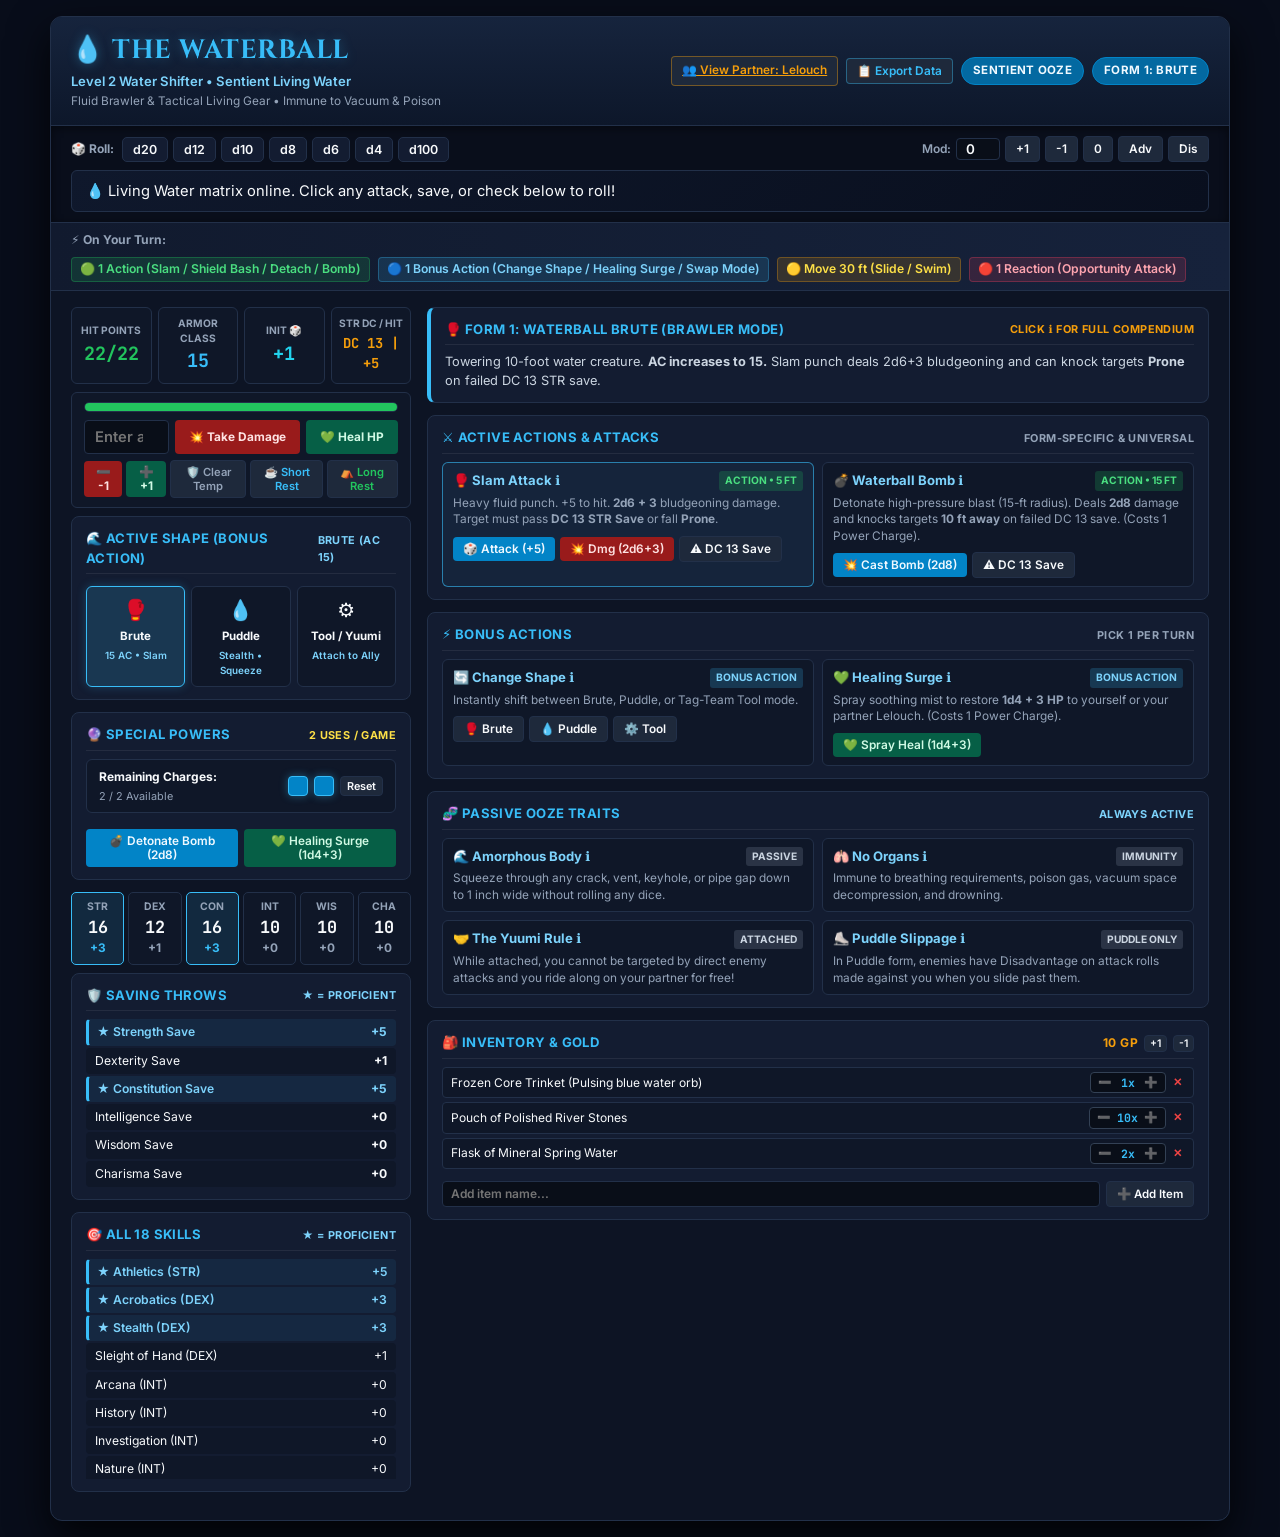
<file: archive/siblings-and-early-tests/WATERBALL_PLAYER_SHEET.html>
<!DOCTYPE html>
<html lang="en">
<head>
    <meta charset="UTF-8">
    <meta name="viewport" content="width=device-width, initial-scale=1.0">
    <title>The Waterball — Interactive Player Sheet</title>
    <link rel="preconnect" href="https://fonts.googleapis.com">
    <link rel="preconnect" href="https://fonts.gstatic.com" crossorigin>
    <link href="https://fonts.googleapis.com/css2?family=Cinzel:wght@600;700&family=Inter:wght@400;500;600;700&family=JetBrains+Mono:wght@500;600&display=swap" rel="stylesheet">
    <style>
        :root {
            --bg-page: #080d1a;
            --bg-sheet: #0d1424;
            --panel-bg: #131c31;
            --panel-sub: #0f1728;
            --card-border: #223049;
            --card-border-hover: #38bdf8;
            --accent-gold: #f59e0b;
            --accent-blue: #38bdf8;
            --accent-cyan: #22d3ee;
            --accent-green: #22c55e;
            --accent-red: #ef4444;
            --accent-purple: #c084fc;
            --text-light: #f8fafc;
            --text-dim: #94a3b8;
            --text-muted: #64748b;
        }

        * { box-sizing: border-box; margin: 0; padding: 0; }

        body {
            font-family: 'Inter', system-ui, -apple-system, sans-serif;
            background-color: var(--bg-page);
            color: var(--text-light);
            line-height: 1.5;
            padding: 16px 12px;
            display: flex;
            justify-content: center;
            font-size: 0.88rem;
        }

        .sheet-container {
            width: 100%;
            max-width: 1180px;
            background-color: var(--bg-sheet);
            border: 1px solid var(--card-border);
            border-radius: 12px;
            box-shadow: 0 16px 40px rgba(0,0,0,0.8);
            overflow: hidden;
        }

        /* Top Header Banner */
        .header-banner {
            background: linear-gradient(180deg, #16243d 0%, #0d172a 100%);
            border-bottom: 1px solid var(--card-border);
            padding: 14px 20px;
            display: flex;
            justify-content: space-between;
            align-items: center;
            flex-wrap: wrap;
            gap: 12px;
        }

        .header-title h1 {
            font-family: 'Cinzel', serif;
            color: var(--accent-blue);
            font-size: 1.65rem;
            letter-spacing: 0.5px;
            display: flex;
            align-items: center;
            gap: 8px;
            font-weight: 700;
            text-shadow: 0 0 12px rgba(56, 189, 248, 0.35);
        }

        .header-title .subtitle {
            font-size: 0.82rem;
            color: #7dd3fc;
            font-weight: 600;
            margin-top: 1px;
        }

        .header-title .tagline {
            font-size: 0.74rem;
            color: var(--text-dim);
            margin-top: 2px;
        }

        .header-actions {
            display: flex;
            align-items: center;
            gap: 8px;
            flex-wrap: wrap;
        }

        .pill-badge {
            padding: 4px 11px;
            border-radius: 9999px;
            font-size: 0.72rem;
            font-weight: 700;
            text-transform: uppercase;
            letter-spacing: 0.3px;
        }
        .pill-blue { background: #0369a1; color: #f0f9ff; border: 1px solid #0284c7; }
        .pill-gold { background: rgba(245, 158, 11, 0.15); color: #fbbf24; border: 1px solid rgba(245, 158, 11, 0.4); }
        .pill-cyan { background: rgba(34, 211, 238, 0.15); color: #67e8f9; border: 1px solid rgba(34, 211, 238, 0.4); }

        /* Top Dice Roller Console */
        .top-dice-console {
            background: #090e1b;
            border-bottom: 1px solid var(--card-border);
            padding: 10px 20px;
            display: flex;
            flex-direction: column;
            gap: 8px;
            box-shadow: inset 0 2px 8px rgba(0,0,0,0.5);
        }

        .dice-controls-bar {
            display: flex;
            justify-content: space-between;
            align-items: center;
            flex-wrap: wrap;
            gap: 8px;
        }

        .dice-buttons-group {
            display: flex;
            align-items: center;
            gap: 5px;
            flex-wrap: wrap;
        }

        .dice-btn {
            background: var(--panel-bg);
            border: 1px solid var(--card-border);
            color: var(--text-light);
            padding: 4px 10px;
            border-radius: 5px;
            font-size: 0.78rem;
            font-weight: 600;
            cursor: pointer;
            transition: all 0.15s ease;
            font-family: 'Inter', sans-serif;
        }
        .dice-btn:hover {
            border-color: var(--accent-blue);
            color: var(--accent-blue);
            background: rgba(56, 189, 248, 0.12);
        }

        .dice-mod-group {
            display: flex;
            align-items: center;
            gap: 5px;
            flex-wrap: wrap;
        }

        .roll-result-display {
            background: linear-gradient(135deg, #0f182c 0%, #090f1e 100%);
            border: 1.5px solid var(--card-border);
            border-radius: 6px;
            padding: 8px 14px;
            font-family: 'Inter', sans-serif;
            font-size: 0.92rem;
            color: #f8fafc;
            min-height: 42px;
            display: flex;
            align-items: center;
            transition: all 0.2s ease;
        }
        .roll-result-display.highlight-roll {
            border-color: var(--accent-blue);
            box-shadow: 0 0 16px rgba(56, 189, 248, 0.3);
        }

        /* Beginner Turn Cheatsheet Bar */
        .turn-cheatsheet-bar {
            background: linear-gradient(90deg, #111a2e 0%, #16223b 100%);
            border-bottom: 1px solid var(--card-border);
            padding: 8px 20px;
            display: flex;
            align-items: center;
            justify-content: space-between;
            flex-wrap: wrap;
            gap: 8px;
            font-size: 0.76rem;
        }

        .turn-pill {
            display: inline-flex;
            align-items: center;
            gap: 5px;
            padding: 2px 8px;
            border-radius: 4px;
            font-weight: 600;
        }
        .turn-action { background: rgba(34, 197, 94, 0.15); color: #4ade80; border: 1px solid rgba(34, 197, 94, 0.3); }
        .turn-bonus { background: rgba(56, 189, 248, 0.15); color: #7dd3fc; border: 1px solid rgba(56, 189, 248, 0.3); }
        .turn-reaction { background: rgba(244, 63, 94, 0.15); color: #fda4af; border: 1px solid rgba(244, 63, 94, 0.3); }
        .turn-move { background: rgba(245, 158, 11, 0.15); color: #fde047; border: 1px solid rgba(245, 158, 11, 0.3); }

        /* Main 2-Column Layout */
        .main-layout {
            display: grid;
            grid-template-columns: 340px 1fr;
            gap: 16px;
            padding: 16px 20px;
        }

        @media (max-width: 960px) {
            .main-layout { grid-template-columns: 1fr; }
        }

        /* Panel Base */
        .panel {
            background-color: var(--panel-bg);
            border: 1px solid var(--card-border);
            border-radius: 8px;
            padding: 12px 14px;
            margin-bottom: 12px;
            display: flex;
            flex-direction: column;
            gap: 8px;
        }

        .panel-title {
            font-size: 0.82rem;
            font-weight: 700;
            color: var(--accent-blue);
            display: flex;
            justify-content: space-between;
            align-items: center;
            border-bottom: 1px solid rgba(255, 255, 255, 0.07);
            padding-bottom: 5px;
            text-transform: uppercase;
            letter-spacing: 0.4px;
        }

        /* Vitals 4-Box Row */
        .vitals-4box {
            display: grid;
            grid-template-columns: repeat(4, 1fr);
            gap: 6px;
            margin-bottom: 8px;
        }

        .vital-mini-box {
            background: var(--panel-sub);
            border: 1px solid var(--card-border);
            border-radius: 6px;
            padding: 8px 4px;
            text-align: center;
            display: flex;
            flex-direction: column;
            justify-content: center;
            align-items: center;
            transition: all 0.15s ease;
        }
        .vital-mini-box:hover {
            border-color: var(--card-border-hover);
        }

        .vital-mini-lbl {
            font-size: 0.64rem;
            font-weight: 700;
            color: var(--text-dim);
            text-transform: uppercase;
        }

        .vital-mini-val {
            font-size: 1.15rem;
            font-weight: 700;
            color: var(--text-light);
            margin-top: 1px;
            font-family: 'JetBrains Mono', monospace;
        }

        /* HP Controller */
        .hp-ctrl-container {
            background: var(--panel-sub);
            border: 1px solid var(--card-border);
            border-radius: 6px;
            padding: 9px 12px;
            display: flex;
            flex-direction: column;
            gap: 8px;
            margin-bottom: 8px;
        }

        .hp-health-bar-bg {
            width: 100%;
            height: 10px;
            background: #090e18;
            border-radius: 5px;
            overflow: hidden;
            border: 1px solid var(--card-border);
            position: relative;
        }

        .hp-health-bar-fill {
            height: 100%;
            width: 100%;
            background: var(--accent-green);
            transition: width 0.3s ease, background-color 0.3s ease;
        }

        .hp-health-bar-temp {
            position: absolute;
            top: 0;
            right: 0;
            height: 100%;
            background: rgba(56, 189, 248, 0.7);
            transition: width 0.3s ease;
        }

        .hp-btn-row {
            display: flex;
            align-items: center;
            gap: 5px;
            flex-wrap: wrap;
        }

        .hp-input-num {
            background: #090e18;
            border: 1px solid var(--card-border);
            color: var(--text-light);
            font-family: 'Inter', sans-serif;
            font-size: 0.84rem;
            font-weight: 600;
            padding: 4px 6px;
            border-radius: 4px;
            width: 55px;
            text-align: center;
            outline: none;
        }
        .hp-input-num:focus { border-color: var(--accent-blue); }

        .btn-act {
            padding: 5px 10px;
            border-radius: 4px;
            font-size: 0.74rem;
            font-weight: 600;
            cursor: pointer;
            border: none;
            transition: all 0.15s ease;
            font-family: 'Inter', sans-serif;
            display: inline-flex;
            align-items: center;
            gap: 4px;
        }
        .btn-act:active { transform: scale(0.97); }
        .btn-act-dmg { background: #991b1b; color: #fee2e2; }
        .btn-act-dmg:hover { background: #b91c1c; }
        .btn-act-heal { background: #065f46; color: #d1fae5; }
        .btn-act-heal:hover { background: #047857; }
        .btn-act-blue { background: #0284c7; color: #f0f9ff; }
        .btn-act-blue:hover { background: #0369a1; }
        .btn-act-pre { background: #1e293b; color: var(--text-light); border: 1px solid var(--card-border); }
        .btn-act-pre:hover { background: #334155; }

        /* ACTIVE SHAPE CONTROLLER (THE WATER SHIFTER) */
        .shape-selector-grid {
            display: grid;
            grid-template-columns: repeat(3, 1fr);
            gap: 6px;
            margin-top: 4px;
        }

        .shape-card-btn {
            background: var(--panel-sub);
            border: 1.5px solid var(--card-border);
            border-radius: 6px;
            padding: 8px 6px;
            text-align: center;
            cursor: pointer;
            transition: all 0.2s ease;
            display: flex;
            flex-direction: column;
            align-items: center;
            gap: 3px;
        }
        .shape-card-btn:hover {
            border-color: var(--accent-blue);
            background: rgba(56, 189, 248, 0.08);
        }
        .shape-card-btn.active-shape {
            border-color: var(--accent-blue);
            background: rgba(56, 189, 248, 0.16);
            box-shadow: 0 0 10px rgba(56, 189, 248, 0.25);
        }
        .shape-card-btn .shape-icon { font-size: 1.25rem; }
        .shape-card-btn .shape-name { font-size: 0.72rem; font-weight: 700; color: var(--text-light); }
        .shape-card-btn .shape-badge { font-size: 0.62rem; color: #7dd3fc; font-weight: 600; }

        /* Form 3 Tool Configuration Sub-Selector */
        .tool-config-bar {
            background: #090e18;
            border: 1px solid var(--card-border);
            border-radius: 6px;
            padding: 6px 8px;
            margin-top: 6px;
            display: flex;
            flex-direction: column;
            gap: 4px;
        }
        .tool-config-buttons {
            display: grid;
            grid-template-columns: repeat(3, 1fr);
            gap: 4px;
        }
        .tool-cfg-btn {
            background: var(--panel-sub);
            border: 1px solid var(--card-border);
            color: var(--text-dim);
            padding: 4px 6px;
            border-radius: 4px;
            font-size: 0.68rem;
            font-weight: 700;
            cursor: pointer;
            text-align: center;
            transition: all 0.15s ease;
        }
        .tool-cfg-btn:hover { color: var(--text-light); border-color: var(--accent-cyan); }
        .tool-cfg-btn.active-cfg {
            background: rgba(34, 211, 238, 0.18);
            border-color: var(--accent-cyan);
            color: #67e8f9;
        }

        /* Ability Scores Strip */
        .ability-strip {
            display: grid;
            grid-template-columns: repeat(6, 1fr);
            gap: 4px;
            margin-bottom: 8px;
        }

        .ability-box {
            background: var(--panel-sub);
            border: 1px solid var(--card-border);
            border-radius: 5px;
            text-align: center;
            padding: 6px 2px;
            cursor: pointer;
            transition: all 0.15s ease;
        }
        .ability-box:hover { border-color: var(--accent-blue); background: rgba(56, 189, 248, 0.08); }
        .ability-box.active-key {
            border: 1.5px solid var(--accent-blue);
            background: rgba(56, 189, 248, 0.12);
        }

        .ability-name { font-size: 0.65rem; font-weight: 700; color: var(--text-dim); }
        .ability-score { font-size: 1.05rem; font-weight: 700; color: var(--text-light); font-family: 'JetBrains Mono', monospace; }
        .ability-mod { font-size: 0.74rem; font-weight: 700; color: var(--text-dim); }
        .ability-box.active-key .ability-mod { color: var(--accent-blue); }

        /* Saves & Skills */
        .stat-row-list {
            list-style: none;
            display: flex;
            flex-direction: column;
            gap: 2px;
        }

        .stat-row-item {
            font-size: 0.76rem;
            color: var(--text-light);
            padding: 3px 8px;
            background: var(--panel-sub);
            border-radius: 4px;
            display: flex;
            justify-content: space-between;
            align-items: center;
            cursor: pointer;
            transition: all 0.15s ease;
            border: 1px solid transparent;
        }
        .stat-row-item:hover {
            background: #1e293b;
            border-color: var(--accent-blue);
        }
        .stat-row-item.prof-item {
            color: #7dd3fc;
            font-weight: 600;
            background: rgba(56, 189, 248, 0.08);
            border-left: 3px solid var(--accent-blue);
        }

        /* Action Cards Grid */
        .action-grid-2col {
            display: grid;
            grid-template-columns: 1fr 1fr;
            gap: 8px;
        }

        @media (max-width: 640px) {
            .action-grid-2col { grid-template-columns: 1fr; }
        }

        .action-card {
            background-color: var(--panel-sub);
            border: 1px solid var(--card-border);
            border-radius: 6px;
            padding: 8px 10px;
            display: flex;
            flex-direction: column;
            gap: 4px;
            transition: all 0.15s ease;
        }
        .action-card:hover { border-color: var(--card-border-hover); }
        .action-card.highlight-card {
            border-color: rgba(56, 189, 248, 0.6);
            background: rgba(56, 189, 248, 0.05);
        }

        .action-header {
            display: flex;
            justify-content: space-between;
            align-items: center;
            font-size: 0.82rem;
            font-weight: 700;
            gap: 4px;
        }

        .action-tag {
            font-size: 0.64rem;
            font-weight: 700;
            padding: 2px 6px;
            border-radius: 3px;
            text-transform: uppercase;
        }
        .tag-action { background: rgba(34, 197, 94, 0.2); color: #4ade80; }
        .tag-bonus { background: rgba(56, 189, 248, 0.2); color: #7dd3fc; }
        .tag-reaction { background: rgba(244, 63, 94, 0.2); color: #fda4af; }
        .tag-passive { background: rgba(148, 163, 184, 0.2); color: #cbd5e1; }

        .action-desc {
            font-size: 0.74rem;
            color: var(--text-dim);
            line-height: 1.4;
        }

        .action-btn-row {
            display: flex;
            gap: 5px;
            align-items: center;
            flex-wrap: wrap;
            margin-top: 4px;
        }

        /* Power Tracker (2 Uses / Game) */
        .power-tracker-box {
            background: var(--panel-sub);
            border: 1px solid var(--card-border);
            border-radius: 6px;
            padding: 8px 12px;
            display: flex;
            align-items: center;
            justify-content: space-between;
            gap: 8px;
            margin-bottom: 8px;
        }

        .pip-group {
            display: flex;
            gap: 6px;
            align-items: center;
        }

        .pip-slot {
            width: 20px;
            height: 20px;
            border-radius: 4px;
            background: #0284c7;
            border: 1px solid #38bdf8;
            box-shadow: 0 0 8px rgba(56, 189, 248, 0.4);
            cursor: pointer;
            transition: all 0.15s ease;
        }
        .pip-slot.empty {
            background: #1e293b;
            border-color: #475569;
            box-shadow: none;
        }

        /* Inventory */
        .inv-list-compact {
            display: flex;
            flex-direction: column;
            gap: 4px;
            max-height: 180px;
            overflow-y: auto;
        }

        .inv-row-item {
            background: var(--panel-sub);
            border: 1px solid var(--card-border);
            border-radius: 4px;
            padding: 4px 8px;
            display: flex;
            justify-content: space-between;
            align-items: center;
            font-size: 0.75rem;
            gap: 6px;
        }

        .inv-controls {
            display: inline-flex;
            align-items: center;
            gap: 4px;
        }

        .inv-stepper {
            display: inline-flex;
            align-items: center;
            background: #090e18;
            border: 1px solid #334155;
            border-radius: 4px;
            padding: 1px 4px;
            gap: 3px;
        }

        .btn-step-qty {
            background: transparent;
            border: none;
            color: #94a3b8;
            font-size: 0.68rem;
            font-weight: 700;
            cursor: pointer;
            padding: 1px 3px;
        }
        .btn-step-qty:hover { color: var(--accent-blue); }

        .inv-qty-val {
            font-size: 0.72rem;
            font-weight: 700;
            color: var(--accent-blue);
            min-width: 20px;
            text-align: center;
            font-family: 'JetBrains Mono', monospace;
        }

        /* Modal Overlay & Popups */
        .modal-overlay {
            display: none;
            position: fixed;
            top: 0; left: 0; right: 0; bottom: 0;
            background: rgba(3, 7, 18, 0.8);
            backdrop-filter: blur(4px);
            z-index: 1000;
            justify-content: center;
            align-items: center;
            padding: 16px;
        }
        .modal-overlay.active { display: flex; }

        .modal-card {
            background: #0f172a;
            border: 1.5px solid var(--card-border-hover);
            border-radius: 10px;
            width: 100%;
            max-width: 520px;
            max-height: 90vh;
            overflow-y: auto;
            box-shadow: 0 20px 45px rgba(0,0,0,0.9);
            animation: modalPop 0.18s ease-out;
            padding: 16px;
            display: flex;
            flex-direction: column;
            gap: 12px;
        }
        @keyframes modalPop {
            from { transform: scale(0.95); opacity: 0; }
            to { transform: scale(1); opacity: 1; }
        }

        .modal-header {
            display: flex;
            justify-content: space-between;
            align-items: center;
            border-bottom: 1px solid var(--card-border);
            padding-bottom: 8px;
        }
        .modal-header h3 {
            font-family: 'Cinzel', serif;
            color: var(--accent-blue);
            font-size: 1.15rem;
            display: flex;
            align-items: center;
            gap: 6px;
        }
        .modal-close-btn {
            background: transparent;
            border: none;
            color: var(--text-dim);
            font-size: 1.2rem;
            cursor: pointer;
            padding: 2px 6px;
        }
        .modal-close-btn:hover { color: #f87171; }

        .modal-body {
            font-size: 0.82rem;
            color: #cbd5e1;
            line-height: 1.5;
            display: flex;
            flex-direction: column;
            gap: 8px;
        }
    </style>
</head>
<body>

    <div class="sheet-container">
        
        <!-- HEADER BANNER -->
        <header class="header-banner">
            <div class="header-title">
                <h1>💧 THE WATERBALL</h1>
                <div class="subtitle">Level 2 Water Shifter • Sentient Living Water</div>
                <div class="tagline">Fluid Brawler & Tactical Living Gear • Immune to Vacuum & Poison</div>
            </div>
            <div class="header-actions">
                <a href="LELOUCH_PLAYER_SHEET.html" class="btn-act btn-act-pre" style="color:var(--accent-gold); border-color:rgba(245,158,11,0.4);" title="Switch to Lelouch's character card">👥 View Partner: Lelouch</a>
                <button class="btn-act btn-act-pre" onclick="exportSheetState()" style="color:var(--accent-blue); border-color:rgba(56,189,248,0.4);" title="Copy live HP, form, slots, and inventory delta">📋 Export Data</button>
                <span class="pill-badge pill-blue">SENTIENT OOZE</span>
                <span class="pill-badge pill-cyan" id="header-form-badge">FORM 1: BRUTE</span>
            </div>
        </header>

        <!-- TOP PROMINENT DICE ROLLER CONSOLE -->
        <section class="top-dice-console">
            <div class="dice-controls-bar">
                <div class="dice-buttons-group">
                    <span style="font-size:0.75rem; font-weight:700; color:var(--text-dim); margin-right:3px;">🎲 Roll:</span>
                    <button class="dice-btn" onclick="rollCustomDie(20)">d20</button>
                    <button class="dice-btn" onclick="rollCustomDie(12)">d12</button>
                    <button class="dice-btn" onclick="rollCustomDie(10)">d10</button>
                    <button class="dice-btn" onclick="rollCustomDie(8)">d8</button>
                    <button class="dice-btn" onclick="rollCustomDie(6)">d6</button>
                    <button class="dice-btn" onclick="rollCustomDie(4)">d4</button>
                    <button class="dice-btn" onclick="rollCustomDie(100)">d100</button>
                </div>

                <div class="dice-mod-group">
                    <span style="font-size:0.75rem; font-weight:600; color:var(--text-dim);">Mod:</span>
                    <input type="number" id="dice-mod" class="hp-input-num" value="0" style="width:44px; padding:2px 4px;">
                    <button class="btn-act btn-act-pre" onclick="modDiceMod(1)">+1</button>
                    <button class="btn-act btn-act-pre" onclick="modDiceMod(-1)">-1</button>
                    <button class="btn-act btn-act-pre" onclick="document.getElementById('dice-mod').value=0">0</button>
                    <button class="btn-act btn-act-pre" id="btn-adv" onclick="toggleAdvantage('adv')">Adv</button>
                    <button class="btn-act btn-act-pre" id="btn-dis" onclick="toggleAdvantage('dis')">Dis</button>
                </div>
            </div>

            <!-- RESULT BANNER -->
            <div class="roll-result-display" id="roll-res">
                💧 Living Water matrix online. Click any attack, save, or check below to roll!
            </div>
        </section>

        <!-- BEGINNER TURN CHEATSHEET -->
        <div class="turn-cheatsheet-bar">
            <span style="font-weight:700; color:var(--text-dim);">⚡ On Your Turn:</span>
            <div style="display:flex; gap:8px; flex-wrap:wrap; align-items:center;">
                <span class="turn-pill turn-action">🟢 1 Action (Slam / Shield Bash / Detach / Bomb)</span>
                <span class="turn-pill turn-bonus">🔵 1 Bonus Action (Change Shape / Healing Surge / Swap Mode)</span>
                <span class="turn-pill turn-move">🟡 Move 30 ft (Slide / Swim)</span>
                <span class="turn-pill turn-reaction">🔴 1 Reaction (Opportunity Attack)</span>
            </div>
        </div>

        <!-- MAIN 2-COLUMN LAYOUT -->
        <div class="main-layout">
            
            <!-- LEFT COLUMN: VITALS, SHAPE SELECTOR, HP, STATS, SAVES & SKILLS -->
            <div>
                
                <!-- 4-BOX VITALS -->
                <div class="vitals-4box">
                    <div class="vital-mini-box">
                        <span class="vital-mini-lbl">HIT POINTS</span>
                        <span class="vital-mini-val" id="hp-disp" style="color:var(--accent-green);">22/22</span>
                    </div>
                    <div class="vital-mini-box">
                        <span class="vital-mini-lbl">ARMOR CLASS</span>
                        <span class="vital-mini-val" id="ac-disp" style="color:var(--accent-blue);">15</span>
                    </div>
                    <div class="vital-mini-box" onclick="rollD20('Initiative Check (DEX +1)', 1)" style="cursor:pointer;" title="Click to roll Initiative (+1)">
                        <span class="vital-mini-lbl">INIT 🎲</span>
                        <span class="vital-mini-val" style="color:var(--accent-cyan);">+1</span>
                    </div>
                    <div class="vital-mini-box" title="Reach 5 ft, STR +5 to hit, DC 13 Save">
                        <span class="vital-mini-lbl">STR DC / HIT</span>
                        <span class="vital-mini-val" style="font-size:0.86rem; color:var(--accent-gold);">DC 13 | +5</span>
                    </div>
                </div>

                <!-- INTEGRATED HP CONTROLLER -->
                <div class="hp-ctrl-container">
                    <div class="hp-health-bar-bg">
                        <div class="hp-health-bar-fill" id="hp-bar" style="width: 100%;"></div>
                        <div class="hp-health-bar-temp" id="hp-temp-bar" style="width: 0%;"></div>
                    </div>
                    
                    <div style="display:flex; flex-direction:column; gap:6px;">
                        <div style="display:flex; align-items:center; gap:6px; width:100%;">
                            <input type="number" id="hp-input" class="hp-input-num" placeholder="Enter amount..." min="1" max="99" style="flex:1; height:34px; font-size:0.92rem; text-align:left; padding:4px 10px; font-weight:600;">
                            <button class="btn-act btn-act-dmg" onclick="applyDamage()" style="padding:6px 14px; height:34px; font-weight:700;">💥 Take Damage</button>
                            <button class="btn-act btn-act-heal" onclick="applyHeal()" style="padding:6px 14px; height:34px; font-weight:700;">💚 Heal HP</button>
                        </div>
                        <div style="display:flex; align-items:center; justify-content:space-between; gap:4px; width:100%;">
                            <div style="display:flex; gap:4px;">
                                <button class="btn-act btn-act-dmg" style="padding:4px 9px; font-size:0.74rem; font-weight:700;" onclick="stepHP(-1)" title="Take 1 Damage">➖ -1</button>
                                <button class="btn-act btn-act-heal" style="padding:4px 9px; font-size:0.74rem; font-weight:700;" onclick="stepHP(1)" title="Heal 1 HP">➕ +1</button>
                            </div>
                            <div style="display:flex; gap:4px;">
                                <button class="btn-act btn-act-pre" onclick="clearTempHP()" style="padding:4px 7px; font-size:0.7rem; color:#94a3b8;">🛡️ Clear Temp</button>
                                <button class="btn-act btn-act-pre" onclick="takeShortRest()" style="padding:4px 7px; font-size:0.7rem; color:var(--accent-blue);">☕ Short Rest</button>
                                <button class="btn-act btn-act-pre" onclick="resetHP()" style="padding:4px 7px; font-size:0.7rem; color:var(--accent-green);">⛺ Long Rest</button>
                            </div>
                        </div>
                    </div>
                </div>

                <!-- ACTIVE SHAPE SWITCHER (SHAPECHANGER ENGINE) -->
                <div class="panel">
                    <div class="panel-title">
                        <span>🌊 Active Shape (Bonus Action)</span>
                        <span style="font-size:0.68rem; color:#7dd3fc;" id="active-shape-indicator">Brute Mode</span>
                    </div>
                    <div class="shape-selector-grid">
                        <div class="shape-card-btn active-shape" id="btn-shape-1" onclick="setShape(1)">
                            <span class="shape-icon">🥊</span>
                            <span class="shape-name">Brute</span>
                            <span class="shape-badge">15 AC • Slam</span>
                        </div>
                        <div class="shape-card-btn" id="btn-shape-2" onclick="setShape(2)">
                            <span class="shape-icon">💧</span>
                            <span class="shape-name">Puddle</span>
                            <span class="shape-badge">Stealth • Squeeze</span>
                        </div>
                        <div class="shape-card-btn" id="btn-shape-3" onclick="setShape(3)">
                            <span class="shape-icon">⚙️</span>
                            <span class="shape-name">Tool / Yuumi</span>
                            <span class="shape-badge">Attach to Ally</span>
                        </div>
                    </div>

                    <!-- Tool / Tag-Team Configuration (Visible when Shape 3 Active) -->
                    <div class="tool-config-bar" id="tool-config-section" style="display:none;">
                        <div style="font-size:0.68rem; font-weight:700; color:#67e8f9; display:flex; justify-content:space-between;">
                            <span>🤝 Yuumi Sub-Configuration:</span>
                            <span id="yuumi-rule-badge" style="color:#fde047;">Cannot be targeted!</span>
                        </div>
                        <div class="tool-config-buttons">
                            <button class="tool-cfg-btn" id="cfg-tool" onclick="setToolConfig('tool')">🔧 Tool (Crowbar)</button>
                            <button class="tool-cfg-btn" id="cfg-weapon" onclick="setToolConfig('weapon')">🗡️ Ice Weapon</button>
                            <button class="tool-cfg-btn active-cfg" id="cfg-shield" onclick="setToolConfig('shield')">🛡️ Ice Shield (+2 AC)</button>
                        </div>
                    </div>
                </div>

                <!-- LIMITED POWERS (2 USES / GAME) -->
                <div class="panel">
                    <div class="panel-title">
                        <span>🔮 Special Powers</span>
                        <span style="font-size:0.68rem; color:#fde047;">2 Uses / Game</span>
                    </div>
                    <div class="power-tracker-box">
                        <div style="display:flex; flex-direction:column; gap:2px;">
                            <span style="font-size:0.75rem; font-weight:700; color:var(--text-light);">Remaining Charges:</span>
                            <span style="font-size:0.68rem; color:var(--text-dim);" id="power-slots-label">2 / 2 Available</span>
                        </div>
                        <div class="pip-group">
                            <div class="pip-slot" id="pip-1" onclick="togglePowerSlot(1)" title="Click to expend/restore charge"></div>
                            <div class="pip-slot" id="pip-2" onclick="togglePowerSlot(2)" title="Click to expend/restore charge"></div>
                            <button class="btn-act btn-act-pre" onclick="resetPowerSlots()" style="font-size:0.68rem; padding:2px 6px;">Reset</button>
                        </div>
                    </div>
                    <div style="display:flex; gap:6px;">
                        <button class="btn-act btn-act-blue" style="flex:1; justify-content:center;" onclick="castWaterballBomb()" title="Expend 1 charge to detonate bomb">💣 Detonate Bomb (2d8)</button>
                        <button class="btn-act btn-act-heal" style="flex:1; justify-content:center;" onclick="castHealingSurge()" title="Expend 1 charge to heal 1d4+3">💚 Healing Surge (1d4+3)</button>
                    </div>
                </div>

                <!-- 6 ABILITY SCORES STRIP -->
                <div class="ability-strip">
                    <div class="ability-box active-key" onclick="rollD20('STR Check (Punching/Lifting)', 3)" title="Click to roll Strength (+3)">
                        <div class="ability-name">STR</div>
                        <div class="ability-score">16</div>
                        <div class="ability-mod">+3</div>
                    </div>
                    <div class="ability-box" onclick="rollD20('DEX Check (Balance/Reacting)', 1)" title="Click to roll Dexterity (+1)">
                        <div class="ability-name">DEX</div>
                        <div class="ability-score">12</div>
                        <div class="ability-mod">+1</div>
                    </div>
                    <div class="ability-box active-key" onclick="rollD20('CON Check (Enduring hits/elements)', 3)" title="Click to roll Constitution (+3)">
                        <div class="ability-name">CON</div>
                        <div class="ability-score">16</div>
                        <div class="ability-mod">+3</div>
                    </div>
                    <div class="ability-box" onclick="rollD20('INT Check', 0)" title="Click to roll Intelligence (+0)">
                        <div class="ability-name">INT</div>
                        <div class="ability-score">10</div>
                        <div class="ability-mod">+0</div>
                    </div>
                    <div class="ability-box" onclick="rollD20('WIS Check', 0)" title="Click to roll Wisdom (+0)">
                        <div class="ability-name">WIS</div>
                        <div class="ability-score">10</div>
                        <div class="ability-mod">+0</div>
                    </div>
                    <div class="ability-box" onclick="rollD20('CHA Check', 0)" title="Click to roll Charisma (+0)">
                        <div class="ability-name">CHA</div>
                        <div class="ability-score">10</div>
                        <div class="ability-mod">+0</div>
                    </div>
                </div>

                <!-- SAVING THROWS -->
                <div class="panel">
                    <div class="panel-title">
                        <span>🛡️ Saving Throws</span>
                        <span style="font-size:0.68rem; color:#7dd3fc;">★ = Proficient</span>
                    </div>
                    <div class="stat-row-list">
                        <div class="stat-row-item prof-item" onclick="rollD20('STR Saving Throw', 5)">
                            <span>★ Strength Save</span>
                            <span style="font-weight:700;">+5</span>
                        </div>
                        <div class="stat-row-item" onclick="rollD20('DEX Saving Throw', 1)">
                            <span>Dexterity Save</span>
                            <span style="font-weight:700;">+1</span>
                        </div>
                        <div class="stat-row-item prof-item" onclick="rollD20('CON Saving Throw', 5)">
                            <span>★ Constitution Save</span>
                            <span style="font-weight:700;">+5</span>
                        </div>
                        <div class="stat-row-item" onclick="rollD20('INT Saving Throw', 0)">
                            <span>Intelligence Save</span>
                            <span style="font-weight:700;">+0</span>
                        </div>
                        <div class="stat-row-item" onclick="rollD20('WIS Saving Throw', 0)">
                            <span>Wisdom Save</span>
                            <span style="font-weight:700;">+0</span>
                        </div>
                        <div class="stat-row-item" onclick="rollD20('CHA Saving Throw', 0)">
                            <span>Charisma Save</span>
                            <span style="font-weight:700;">+0</span>
                        </div>
                    </div>
                </div>

                <!-- 18 SKILLS LIST -->
                <div class="panel">
                    <div class="panel-title">
                        <span>🎯 All 18 Skills</span>
                        <span style="font-size:0.68rem; color:#7dd3fc;">★ = Proficient</span>
                    </div>
                    <div class="stat-row-list" style="max-height:220px; overflow-y:auto;">
                        <div class="stat-row-item prof-item" onclick="rollD20('Athletics (STR)', 5)"><span>★ Athletics (STR)</span><span>+5</span></div>
                        <div class="stat-row-item prof-item" onclick="rollD20('Acrobatics (DEX)', 3)"><span>★ Acrobatics (DEX)</span><span>+3</span></div>
                        <div class="stat-row-item prof-item" onclick="rollD20('Stealth (DEX)', 3)"><span>★ Stealth (DEX)</span><span>+3</span></div>
                        <div class="stat-row-item" onclick="rollD20('Sleight of Hand (DEX)', 1)"><span>Sleight of Hand (DEX)</span><span>+1</span></div>
                        <div class="stat-row-item" onclick="rollD20('Arcana (INT)', 0)"><span>Arcana (INT)</span><span>+0</span></div>
                        <div class="stat-row-item" onclick="rollD20('History (INT)', 0)"><span>History (INT)</span><span>+0</span></div>
                        <div class="stat-row-item" onclick="rollD20('Investigation (INT)', 0)"><span>Investigation (INT)</span><span>+0</span></div>
                        <div class="stat-row-item" onclick="rollD20('Nature (INT)', 0)"><span>Nature (INT)</span><span>+0</span></div>
                        <div class="stat-row-item" onclick="rollD20('Religion (INT)', 0)"><span>Religion (INT)</span><span>+0</span></div>
                        <div class="stat-row-item" onclick="rollD20('Animal Handling (WIS)', 0)"><span>Animal Handling (WIS)</span><span>+0</span></div>
                        <div class="stat-row-item" onclick="rollD20('Insight (WIS)', 0)"><span>Insight (WIS)</span><span>+0</span></div>
                        <div class="stat-row-item" onclick="rollD20('Medicine (WIS)', 0)"><span>Medicine (WIS)</span><span>+0</span></div>
                        <div class="stat-row-item prof-item" onclick="rollD20('Perception (WIS)', 2)"><span>★ Perception (WIS)</span><span>+2</span></div>
                        <div class="stat-row-item prof-item" onclick="rollD20('Survival (WIS)', 2)"><span>★ Survival (WIS)</span><span>+2</span></div>
                        <div class="stat-row-item" onclick="rollD20('Deception (CHA)', 0)"><span>Deception (CHA)</span><span>+0</span></div>
                        <div class="stat-row-item" onclick="rollD20('Intimidation (CHA)', 0)"><span>Intimidation (CHA)</span><span>+0</span></div>
                        <div class="stat-row-item" onclick="rollD20('Performance (CHA)', 0)"><span>Performance (CHA)</span><span>+0</span></div>
                        <div class="stat-row-item" onclick="rollD20('Persuasion (CHA)', 0)"><span>Persuasion (CHA)</span><span>+0</span></div>
                    </div>
                </div>

            </div>

            <!-- RIGHT COLUMN: SHAPES, ACTIONS, ATTACHED MOVES, PASSIVES & INVENTORY -->
            <div>
                
                <!-- ACTIVE SHAPE SHOWCASE CARD -->
                <div class="panel" id="active-shape-panel" style="border-left: 4px solid var(--accent-blue);">
                    <div class="panel-title">
                        <span id="shape-showcase-title">🥊 Form 1: Waterball Brute (Brawler Mode)</span>
                        <span style="font-size:0.68rem; color:var(--accent-gold);">Click ℹ️ for full compendium</span>
                    </div>
                    <div id="shape-showcase-desc" style="font-size:0.8rem; color:#cbd5e1; line-height:1.45;">
                        Towering 10-foot water creature. Your AC increases to 15. You pummel enemies with heavy water blows and can knock them flat on their backs!
                    </div>
                </div>

                <!-- ACTIONS & ATTACKS SECTION -->
                <div class="panel">
                    <div class="panel-title">
                        <span>⚔️ Active Actions & Attacks</span>
                        <span style="font-size:0.68rem; color:var(--text-dim);">Form-Specific & Universal</span>
                    </div>
                    
                    <div class="action-grid-2col">
                        
                        <!-- SLAM ATTACK (BRUTE MODE) -->
                        <div class="action-card highlight-card" id="card-slam">
                            <div class="action-header">
                                <span style="cursor:pointer; color:#7dd3fc;" onclick="openModal('slam')" title="Click for details">🥊 Slam Attack ℹ️</span>
                                <span class="action-tag tag-action">Action • 5 ft</span>
                            </div>
                            <div class="action-desc">
                                Heavy fluid punch. +5 to hit. <strong>2d6 + 3</strong> bludgeoning damage. Target must pass <strong>DC 13 STR Save</strong> or fall <strong>Prone</strong>.
                            </div>
                            <div class="action-btn-row">
                                <button class="btn-act btn-act-blue" onclick="rollSlamAttack()">🎲 Attack (+5)</button>
                                <button class="btn-act btn-act-dmg" onclick="rollSlamDamage()">💥 Dmg (2d6+3)</button>
                                <button class="btn-act btn-act-pre" onclick="promptSave('DC 13 Strength Save or fall Prone!')">⚠️ DC 13 Save</button>
                            </div>
                        </div>

                        <!-- WATERBALL BOMB -->
                        <div class="action-card" id="card-bomb">
                            <div class="action-header">
                                <span style="cursor:pointer; color:#7dd3fc;" onclick="openModal('bomb')" title="Click for details">💣 Waterball Bomb ℹ️</span>
                                <span class="action-tag tag-action">Action • 15 ft</span>
                            </div>
                            <div class="action-desc">
                                Detonate high-pressure blast (15-ft radius). Deals <strong>2d8</strong> damage and knocks targets <strong>10 ft away</strong> on failed DC 13 save. (Costs 1 Power Charge).
                            </div>
                            <div class="action-btn-row">
                                <button class="btn-act btn-act-blue" onclick="castWaterballBomb()">💥 Cast Bomb (2d8)</button>
                                <button class="btn-act btn-act-pre" onclick="promptSave('DC 13 Save or take 2d8 & pushed 10 ft!')">⚠️ DC 13 Save</button>
                            </div>
                        </div>

                        <!-- SHIELD BASH (FORM 3 ATTACHED) -->
                        <div class="action-card" id="card-shield-bash">
                            <div class="action-header">
                                <span style="cursor:pointer; color:#7dd3fc;" onclick="openModal('shield-bash')" title="Click for details">🛡️ Shield Bash ℹ️</span>
                                <span class="action-tag tag-action">Attached Action</span>
                            </div>
                            <div class="action-desc">
                                Slam forward while frozen to Lelouch's arm. +5 to hit, deals <strong>1d6 + 3</strong> bludgeoning damage and pushes target 5 ft back.
                            </div>
                            <div class="action-btn-row">
                                <button class="btn-act btn-act-blue" onclick="rollShieldBashAttack()">🎲 Attack (+5)</button>
                                <button class="btn-act btn-act-dmg" onclick="rollShieldBashDamage()">💥 Dmg (1d6+3)</button>
                            </div>
                        </div>

                        <!-- DETACH -->
                        <div class="action-card" id="card-detach">
                            <div class="action-header">
                                <span style="cursor:pointer; color:#7dd3fc;" onclick="openModal('detach')" title="Click for details">💨 Detach ℹ️</span>
                                <span class="action-tag tag-action">Action</span>
                            </div>
                            <div class="action-desc">
                                Release from teammate's arm, dropping onto the floor into Brute or Puddle mode in an adjacent space.
                            </div>
                            <div class="action-btn-row">
                                <button class="btn-act btn-act-pre" onclick="detachFromAlly()">💧 Detach to Floor</button>
                            </div>
                        </div>

                    </div>
                </div>

                <!-- BONUS ACTIONS & UTILITY -->
                <div class="panel">
                    <div class="panel-title">
                        <span>⚡ Bonus Actions</span>
                        <span style="font-size:0.68rem; color:var(--text-dim);">Pick 1 Per Turn</span>
                    </div>
                    
                    <div class="action-grid-2col">
                        
                        <!-- CHANGE SHAPE -->
                        <div class="action-card">
                            <div class="action-header">
                                <span style="cursor:pointer; color:#7dd3fc;" onclick="openModal('change-shape')" title="Click for details">🔄 Change Shape ℹ️</span>
                                <span class="action-tag tag-bonus">Bonus Action</span>
                            </div>
                            <div class="action-desc">
                                Instantly shift between Brute, Puddle, or Tag-Team Tool mode.
                            </div>
                            <div class="action-btn-row">
                                <button class="btn-act btn-act-pre" onclick="setShape(1)">🥊 Brute</button>
                                <button class="btn-act btn-act-pre" onclick="setShape(2)">💧 Puddle</button>
                                <button class="btn-act btn-act-pre" onclick="setShape(3)">⚙️ Tool</button>
                            </div>
                        </div>

                        <!-- HEALING SURGE -->
                        <div class="action-card">
                            <div class="action-header">
                                <span style="cursor:pointer; color:#7dd3fc;" onclick="openModal('healing-surge')" title="Click for details">💚 Healing Surge ℹ️</span>
                                <span class="action-tag tag-bonus">Bonus Action</span>
                            </div>
                            <div class="action-desc">
                                Spray soothing mist to restore <strong>1d4 + 3 HP</strong> to yourself or your partner Lelouch. (Costs 1 Power Charge).
                            </div>
                            <div class="action-btn-row">
                                <button class="btn-act btn-act-heal" onclick="castHealingSurge()">💚 Spray Heal (1d4+3)</button>
                            </div>
                        </div>

                        <!-- SWAP MODE (ATTACHED) -->
                        <div class="action-card" id="card-swap-mode">
                            <div class="action-header">
                                <span style="cursor:pointer; color:#7dd3fc;" onclick="openModal('swap-mode')" title="Click for details">🔁 Swap Mode ℹ️</span>
                                <span class="action-tag tag-bonus">Attached Bonus</span>
                            </div>
                            <div class="action-desc">
                                While attached to Lelouch, instantly toggle between Ice Weapon mode and Ice Shield mode.
                            </div>
                            <div class="action-btn-row">
                                <button class="btn-act btn-act-pre" onclick="cycleAttachedMode()">🔄 Swap Weapon / Shield</button>
                            </div>
                        </div>

                        <!-- ICE SPIKE OVERCHARGE -->
                        <div class="action-card" id="card-ice-overcharge">
                            <div class="action-header">
                                <span style="cursor:pointer; color:#7dd3fc;" onclick="openModal('ice-overcharge')" title="Click for details">❄️ Ice Spike Overcharge ℹ️</span>
                                <span class="action-tag tag-bonus">Attached Bonus</span>
                            </div>
                            <div class="action-desc">
                                In Weapon Mode: Flash-freeze jagged frost crystals. Adds <strong>+1d6 Cold Damage</strong> to Lelouch's next weapon strike.
                            </div>
                            <div class="action-btn-row">
                                <button class="btn-act btn-act-blue" onclick="rollIceOvercharge()">🎲 Roll +1d6 Frost</button>
                            </div>
                        </div>

                    </div>
                </div>

                <!-- PASSIVE POWERS & OOZE TRAITS -->
                <div class="panel">
                    <div class="panel-title">
                        <span>🧬 Passive Ooze Traits</span>
                        <span style="font-size:0.68rem; color:#7dd3fc;">Always Active</span>
                    </div>
                    <div class="action-grid-2col">
                        <div class="action-card">
                            <div class="action-header">
                                <span style="cursor:pointer; color:#7dd3fc;" onclick="openModal('amorphous')">🌊 Amorphous Body ℹ️</span>
                                <span class="action-tag tag-passive">Passive</span>
                            </div>
                            <div class="action-desc">
                                Squeeze through any crack, vent, keyhole, or pipe gap down to 1 inch wide without rolling any dice.
                            </div>
                        </div>
                        <div class="action-card">
                            <div class="action-header">
                                <span style="cursor:pointer; color:#7dd3fc;" onclick="openModal('no-organs')">🫁 No Organs ℹ️</span>
                                <span class="action-tag tag-passive">Immunity</span>
                            </div>
                            <div class="action-desc">
                                Immune to breathing requirements, poison gas, vacuum space decompression, and drowning.
                            </div>
                        </div>
                        <div class="action-card">
                            <div class="action-header">
                                <span style="cursor:pointer; color:#7dd3fc;" onclick="openModal('yuumi-rule')">🤝 The Yuumi Rule ℹ️</span>
                                <span class="action-tag tag-passive">Attached</span>
                            </div>
                            <div class="action-desc">
                                While attached, you cannot be targeted by direct enemy attacks and you ride along on your partner for free!
                            </div>
                        </div>
                        <div class="action-card">
                            <div class="action-header">
                                <span style="cursor:pointer; color:#7dd3fc;" onclick="openModal('puddle-slip')">⛸️ Puddle Slippage ℹ️</span>
                                <span class="action-tag tag-passive">Puddle Only</span>
                            </div>
                            <div class="action-desc">
                                In Puddle form, enemies have Disadvantage on attack rolls made against you when you slide past them.
                            </div>
                        </div>
                    </div>
                </div>

                <!-- INVENTORY & COIN PURSE -->
                <div class="panel">
                    <div class="panel-title">
                        <span>🎒 Inventory & Gold</span>
                        <div style="display:flex; align-items:center; gap:6px;">
                            <span style="font-size:0.75rem; font-weight:700; color:var(--accent-gold);" id="gold-disp">10 GP</span>
                            <button class="btn-act btn-act-pre" onclick="modGold(1)" style="font-size:0.65rem; padding:1px 5px;">+1</button>
                            <button class="btn-act btn-act-pre" onclick="modGold(-1)" style="font-size:0.65rem; padding:1px 5px;">-1</button>
                        </div>
                    </div>

                    <div class="inv-list-compact" id="inv-list">
                        <!-- Dynamic items rendered via JS -->
                    </div>

                    <div style="display:flex; gap:6px; margin-top:4px;">
                        <input type="text" id="new-item-name" class="hp-input-num" placeholder="Add item name..." style="flex:1; text-align:left; padding:4px 8px; font-size:0.75rem;">
                        <button class="btn-act btn-act-pre" onclick="addItemFromInput()" style="font-size:0.72rem;">➕ Add Item</button>
                    </div>
                </div>

            </div>

        </div>

    </div>

    <!-- UNIVERSAL COMPENDIUM MODAL -->
    <div class="modal-overlay" id="compendium-modal" onclick="closeModalOnBackdrop(event)">
        <div class="modal-card">
            <div class="modal-header">
                <h3 id="modal-title">📖 Feature Details</h3>
                <button class="modal-close-btn" onclick="closeModal()">✕</button>
            </div>
            <div class="modal-body" id="modal-body-content">
                <!-- Injected via JavaScript -->
            </div>
            <div style="display:flex; justify-content:flex-end; gap:8px; margin-top:8px;" id="modal-actions-footer">
                <button class="btn-act btn-act-pre" onclick="closeModal()">Close</button>
            </div>
        </div>
    </div>

    <script>
        /* -------------------------------------------------------------
           THE WATERBALL MASTER CHARACTER STATE & CONTROLLER
           ------------------------------------------------------------- */
        const MAX_HP = 22;
        let curHP = 22;
        let tempHP = 0;
        let activeShape = 1; // 1 = Brute, 2 = Puddle, 3 = Tool
        let toolConfig = 'shield'; // 'tool', 'weapon', 'shield'
        let powerCharges = 2; // 2 Uses / Game
        let advantageMode = 'normal'; // 'normal', 'adv', 'dis'
        let gold = 10;

        let inventory = [
            { name: "Frozen Core Trinket (Pulsing blue water orb)", qty: 1 },
            { name: "Pouch of Polished River Stones", qty: 10 },
            { name: "Flask of Mineral Spring Water", qty: 2 }
        ];

        const COMPENDIUM_DB = {
            'slam': {
                title: "🥊 Slam Attack (Brute Mode)",
                desc: "<strong>Type:</strong> Melee Weapon Attack (Action)<br><strong>Reach:</strong> 5 ft.<br><strong>Attack Roll:</strong> 1d20 + 5 to hit.<br><strong>Hit Damage:</strong> 2d6 + 3 bludgeoning damage.<br><strong>Knockdown Special:</strong> On a hit, the target must succeed on a <strong>DC 13 Strength Saving Throw</strong> or be knocked flat on the floor (Prone condition). Attacks against prone enemies within 5 ft have Advantage!",
                buttons: [
                    { label: '🎲 Attack Roll (+5)', class: 'btn-act btn-act-blue', action: () => rollSlamAttack() },
                    { label: '💥 Damage Roll (2d6+3)', class: 'btn-act btn-act-dmg', action: () => rollSlamDamage() },
                    { label: '⚠️ DC 13 Save', class: 'btn-act btn-act-pre', action: () => promptSave('DC 13 Strength Save or fall Prone!') }
                ]
            },
            'bomb': {
                title: "💣 Waterball Bomb",
                desc: "<strong>Type:</strong> Area of Effect Blast (Action)<br><strong>Radius:</strong> 15-foot sphere centered on you or launched up to 30 ft.<br><strong>Damage:</strong> 2d8 bludgeoning & cold damage.<br><strong>Knockback:</strong> Each target in the blast must make a <strong>DC 13 Saving Throw</strong>. On a failure, they take full damage and are shoved <strong>10 feet backwards</strong>.<br><strong>Resource:</strong> Consumes 1 of your 2 Game Charges.",
                action: () => { castWaterballBomb(); }
            },
            'shield-bash': {
                title: "🛡️ Shield Bash (Attached Form)",
                desc: "<strong>Type:</strong> Attached Melee Attack (Action)<br><strong>Attack Roll:</strong> 1d20 + 5 to hit.<br><strong>Hit Damage:</strong> 1d6 + 3 bludgeoning damage.<br><strong>Reposition:</strong> Shoves the target 5 feet back without triggering opportunity attacks.",
                buttons: [
                    { label: '🎲 Attack Roll (+5)', class: 'btn-act btn-act-blue', action: () => rollShieldBashAttack() },
                    { label: '💥 Damage Roll (1d6+3)', class: 'btn-act btn-act-dmg', action: () => rollShieldBashDamage() }
                ]
            },
            'detach': {
                title: "💨 Detach (Release Teammate)",
                desc: "<strong>Type:</strong> Action<br>Release your frozen bond from Lelouch's arm and land on the floor in an unoccupied space within 5 feet. You instantly assume either Brute (AC 15) or Puddle form.",
                action: () => { detachFromAlly(); }
            },
            'change-shape': {
                title: "🔄 Change Shape (Shapechanger)",
                desc: "<strong>Type:</strong> Bonus Action<br>You can reshape your sentient water form as a Bonus Action into:<br>• <strong>Brute Mode:</strong> AC 15, heavy punch attacks with knockdown.<br>• <strong>Puddle Mode:</strong> Squeeze under locked doors, enemies suffer Disadvantage on attacks against you as you slide past.<br>• <strong>Tool / Tag-Team Mode:</strong> Leap onto Lelouch's arm and freeze into gear (Tool, Weapon, or Shield).",
                action: null
            },
            'healing-surge': {
                title: "💚 Healing Surge",
                desc: "<strong>Type:</strong> Bonus Action (Can be used in any form including attached)<br>You atomize warm, restorative mineral mist. Restores <strong>1d4 + 3 HP</strong> to yourself or to the partner you are attached to.<br><strong>Resource:</strong> Consumes 1 of your 2 Game Charges.",
                action: () => { castHealingSurge(); }
            },
            'swap-mode': {
                title: "🔁 Swap Mode (Attached Configuration)",
                desc: "<strong>Type:</strong> Bonus Action<br>While attached to your partner in Form 3, you can instantly re-freeze from an Ice Weapon into an Ice Shield, or vice-versa.",
                action: () => { cycleAttachedMode(); }
            },
            'ice-overcharge': {
                title: "❄️ Ice Spike Overcharge",
                desc: "<strong>Type:</strong> Bonus Action (Weapon Mode only)<br>Flash-freeze serrated ice spikes over the blade/cannon. Adds an additional <strong>+1d6 Cold Damage</strong> to Lelouch's next successful weapon strike!",
                action: () => { rollIceOvercharge(); }
            },
            'amorphous': {
                title: "🌊 Amorphous Body (Passive)",
                desc: "You can slip and squeeze through any opening, crack, vent, keyhole, or pipe gap down to 1 inch wide without spending extra movement or rolling any checks.",
                action: null
            },
            'no-organs': {
                title: "🫁 No Organs (Immunity)",
                desc: "You have no heart, lungs, or flesh. You are completely immune to poison damage, poisonous gas, suffocation, vacuum space decompression, and drowning.",
                action: null
            },
            'yuumi-rule': {
                title: "🤝 The Yuumi Rule (Tag-Team Invulnerability)",
                desc: "While attached to your partner, you occupy their space and ride along for free. You <strong>cannot be targeted by direct enemy attacks or single-target spells</strong>. (If your partner takes damage, you do not take damage).",
                action: null
            },
            'puddle-slip': {
                title: "⛸️ Puddle Slippage (Stealth Mode)",
                desc: "While in Puddle form, you are a flat, semi-clear layer of water. Any enemy that attempts an opportunity attack against you as you move past does so with <strong>Disadvantage</strong>.",
                action: null
            }
        };

        /* -------------------------------------------------------------
           INITIALIZATION & LOCALSTORAGE
           ------------------------------------------------------------- */
        window.addEventListener('DOMContentLoaded', () => {
            loadSavedState();
            updateHPUI();
            updateShapeUI();
            updatePowerSlotsUI();
            renderInventory();
        });

        function saveState() {
            const state = {
                curHP,
                tempHP,
                activeShape,
                toolConfig,
                powerCharges,
                gold,
                inventory
            };
            localStorage.setItem('dnd_waterball_state', JSON.stringify(state));
        }

        function loadSavedState() {
            try {
                const raw = localStorage.getItem('dnd_waterball_state');
                if (raw) {
                    const parsed = JSON.parse(raw);
                    curHP = (typeof parsed.curHP === 'number') ? parsed.curHP : 22;
                    tempHP = (typeof parsed.tempHP === 'number') ? parsed.tempHP : 0;
                    activeShape = parsed.activeShape || 1;
                    toolConfig = parsed.toolConfig || 'shield';
                    powerCharges = (typeof parsed.powerCharges === 'number') ? parsed.powerCharges : 2;
                    gold = (typeof parsed.gold === 'number') ? parsed.gold : 10;
                    if (Array.isArray(parsed.inventory)) inventory = parsed.inventory;
                }
            } catch (e) {
                console.error("Failed to load local state", e);
            }
        }

        /* -------------------------------------------------------------
           DICE ENGINE & CONSOLE
           ------------------------------------------------------------- */
        function logRoll(msg, isCrit = false) {
            const consoleEl = document.getElementById('roll-res');
            consoleEl.innerHTML = msg;
            consoleEl.classList.remove('highlight-roll');
            void consoleEl.offsetWidth; // trigger reflow
            consoleEl.classList.add('highlight-roll');
        }

        function toggleAdvantage(mode) {
            const advBtn = document.getElementById('btn-adv');
            const disBtn = document.getElementById('btn-dis');
            if (advantageMode === mode) {
                advantageMode = 'normal';
                advBtn.classList.remove('btn-act-blue');
                disBtn.classList.remove('btn-act-blue');
            } else {
                advantageMode = mode;
                if (mode === 'adv') {
                    advBtn.classList.add('btn-act-blue');
                    disBtn.classList.remove('btn-act-blue');
                } else {
                    disBtn.classList.add('btn-act-blue');
                    advBtn.classList.remove('btn-act-blue');
                }
            }
        }

        function modDiceMod(delta) {
            const el = document.getElementById('dice-mod');
            el.value = (parseInt(el.value) || 0) + delta;
        }

        function rollCustomDie(sides) {
            const mod = parseInt(document.getElementById('dice-mod').value) || 0;
            let d1 = Math.floor(Math.random() * sides) + 1;
            let total = d1 + mod;
            let note = "";

            if (sides === 20 && advantageMode !== 'normal') {
                let d2 = Math.floor(Math.random() * 20) + 1;
                let kept = (advantageMode === 'adv') ? Math.max(d1, d2) : Math.min(d1, d2);
                let dropped = (advantageMode === 'adv') ? Math.min(d1, d2) : Math.max(d1, d2);
                total = kept + mod;
                note = ` <span style="color:#94a3b8; font-size:0.78rem;">[Rolls: ${d1}, ${d2} (${advantageMode.toUpperCase()} kept ${kept})]</span>`;
            }

            let critNote = "";
            if (sides === 20 && (d1 === 20 || total - mod === 20)) {
                critNote = " <span style='color:#fde047; font-weight:700;'>🔥 CRITICAL HIT (NAT 20)!</span>";
            } else if (sides === 20 && (d1 === 1 || total - mod === 1)) {
                critNote = " <span style='color:#ef4444; font-weight:700;'>💀 CRITICAL MISS (NAT 1)!</span>";
            }

            logRoll(`🎲 <strong>d${sides} Roll:</strong> <span style="font-size:1.15rem; color:var(--accent-blue); font-weight:700;">${total}</span> (Roll: ${d1} + Mod: ${mod})${note}${critNote}`);
        }

        function rollD20(label, bonus) {
            const customMod = parseInt(document.getElementById('dice-mod').value) || 0;
            const netMod = bonus + customMod;
            let r1 = Math.floor(Math.random() * 20) + 1;
            let finalRoll = r1;
            let detail = `(d20: ${r1}`;

            if (advantageMode !== 'normal') {
                let r2 = Math.floor(Math.random() * 20) + 1;
                finalRoll = (advantageMode === 'adv') ? Math.max(r1, r2) : Math.min(r1, r2);
                detail = `(${advantageMode.toUpperCase()} rolls: ${r1}, ${r2} ➔ ${finalRoll}`;
            }

            let total = finalRoll + netMod;
            let critText = "";
            if (finalRoll === 20) critText = " <span style='color:#fde047; font-weight:700;'>★ CRIT (NAT 20)!</span>";
            if (finalRoll === 1) critText = " <span style='color:#ef4444; font-weight:700;'>💀 NAT 1!</span>";

            logRoll(`🎯 <strong>${label}:</strong> <span style="font-size:1.15rem; color:var(--accent-blue); font-weight:700;">${total}</span> <span style="color:#94a3b8; font-size:0.8rem;">${detail} + Mod: ${netMod})</span>${critText}`);
        }

        /* -------------------------------------------------------------
           HP MANAGEMENT & RESTS
           ------------------------------------------------------------- */
        function updateHPUI() {
            const hpDisp = document.getElementById('hp-disp');
            const hpBar = document.getElementById('hp-bar');
            const tempBar = document.getElementById('hp-temp-bar');

            let pct = Math.max(0, Math.min(100, (curHP / MAX_HP) * 100));
            hpBar.style.width = pct + '%';

            if (tempHP > 0) {
                hpDisp.innerHTML = `${curHP}/${MAX_HP} <span style="color:#38bdf8; font-size:0.75rem;">(+${tempHP} Temp)</span>`;
                let tempPct = Math.min(100, (tempHP / MAX_HP) * 100);
                tempBar.style.width = tempPct + '%';
            } else {
                hpDisp.textContent = `${curHP}/${MAX_HP}`;
                tempBar.style.width = '0%';
            }

            if (pct > 50) {
                hpBar.style.backgroundColor = 'var(--accent-green)';
                hpDisp.style.color = 'var(--accent-green)';
            } else if (pct > 25) {
                hpBar.style.backgroundColor = 'var(--accent-gold)';
                hpDisp.style.color = 'var(--accent-gold)';
            } else {
                hpBar.style.backgroundColor = 'var(--accent-red)';
                hpDisp.style.color = 'var(--accent-red)';
            }

            saveState();
        }

        function applyDamage() {
            const input = document.getElementById('hp-input');
            let val = parseInt(input.value);
            if (isNaN(val) || val <= 0) return;

            let dmgLeft = val;
            if (tempHP > 0) {
                if (tempHP >= dmgLeft) {
                    tempHP -= dmgLeft;
                    dmgLeft = 0;
                } else {
                    dmgLeft -= tempHP;
                    tempHP = 0;
                }
            }

            curHP = Math.max(0, curHP - dmgLeft);
            logRoll(`💥 <strong>Damage Taken:</strong> Took ${val} damage. Current HP: ${curHP}/${MAX_HP}.`);
            input.value = '';
            updateHPUI();
        }

        function applyHeal() {
            const input = document.getElementById('hp-input');
            let val = parseInt(input.value);
            if (isNaN(val) || val <= 0) return;

            curHP = Math.min(MAX_HP, curHP + val);
            logRoll(`💚 <strong>Healing Applied:</strong> Restored ${val} HP. Current HP: ${curHP}/${MAX_HP}.`);
            input.value = '';
            updateHPUI();
        }

        function stepHP(delta) {
            if (delta < 0) {
                curHP = Math.max(0, curHP - 1);
                logRoll(`💥 Took 1 damage. HP: ${curHP}/${MAX_HP}`);
            } else {
                curHP = Math.min(MAX_HP, curHP + 1);
                logRoll(`💚 Restored 1 HP. HP: ${curHP}/${MAX_HP}`);
            }
            updateHPUI();
        }

        function clearTempHP() {
            tempHP = 0;
            logRoll(`🛡️ Cleared Temporary HP.`);
            updateHPUI();
        }

        function takeShortRest() {
            let heal = Math.floor(MAX_HP * 0.25) + 3; // ~8 HP
            curHP = Math.min(MAX_HP, curHP + heal);
            logRoll(`☕ <strong>Short Rest Taken:</strong> Restored ${heal} HP. HP is now ${curHP}/${MAX_HP}.`);
            updateHPUI();
        }

        function resetHP() {
            curHP = MAX_HP;
            tempHP = 0;
            powerCharges = 2;
            logRoll(`⛺ <strong>Full Long Rest Completed:</strong> HP fully restored (22/22), Power charges reset (2/2)!`);
            updateHPUI();
            updatePowerSlotsUI();
        }

        /* -------------------------------------------------------------
           SHAPECHANGER FORM LOGIC & AC CALCULATION
           ------------------------------------------------------------- */
        function setShape(shapeNum) {
            activeShape = shapeNum;
            updateShapeUI();
            saveState();
        }

        function updateShapeUI() {
            document.querySelectorAll('.shape-card-btn').forEach((btn, idx) => {
                btn.classList.toggle('active-shape', (idx + 1) === activeShape);
            });

            const acDisp = document.getElementById('ac-disp');
            const headerBadge = document.getElementById('header-form-badge');
            const shapeTitle = document.getElementById('shape-showcase-title');
            const shapeDesc = document.getElementById('shape-showcase-desc');
            const toolSection = document.getElementById('tool-config-section');
            const slamCard = document.getElementById('card-slam');
            const shieldBashCard = document.getElementById('card-shield-bash');
            const detachCard = document.getElementById('card-detach');
            const swapModeCard = document.getElementById('card-swap-mode');
            const iceOverchargeCard = document.getElementById('card-ice-overcharge');

            if (activeShape === 1) {
                // Brute
                acDisp.textContent = "15";
                headerBadge.textContent = "FORM 1: BRUTE";
                headerBadge.className = "pill-badge pill-blue";
                shapeTitle.textContent = "🥊 Form 1: Waterball Brute (Brawler Mode)";
                shapeDesc.innerHTML = "Towering 10-foot water creature. <strong>AC increases to 15.</strong> Slam punch deals 2d6+3 bludgeoning and can knock targets <strong>Prone</strong> on failed DC 13 STR save.";
                toolSection.style.display = "none";
                slamCard.style.display = "flex";
                shieldBashCard.style.display = "none";
                detachCard.style.display = "none";
                swapModeCard.style.display = "none";
                iceOverchargeCard.style.display = "none";
            } else if (activeShape === 2) {
                // Puddle
                acDisp.textContent = "14";
                headerBadge.textContent = "FORM 2: PUDDLE";
                headerBadge.className = "pill-badge pill-cyan";
                shapeTitle.textContent = "💧 Form 2: Waterball Puddle (Stealth & Squeeze)";
                shapeDesc.innerHTML = "Flat, semi-clear fluid puddle sliding silently on the floor. AC 14. <strong>Passive:</strong> Enemies have Disadvantage on attack rolls made against you when moving past. Squeeze under locked doors or into pipes!";
                toolSection.style.display = "none";
                slamCard.style.display = "none";
                shieldBashCard.style.display = "none";
                detachCard.style.display = "none";
                swapModeCard.style.display = "none";
                iceOverchargeCard.style.display = "none";
            } else if (activeShape === 3) {
                // Tool / Yuumi
                toolSection.style.display = "flex";
                detachCard.style.display = "flex";
                swapModeCard.style.display = "flex";
                slamCard.style.display = "none";

                let acVal = (toolConfig === 'shield') ? 16 : 14;
                acDisp.textContent = acVal;
                headerBadge.textContent = "FORM 3: TAG-TEAM GEAR";
                headerBadge.className = "pill-badge pill-gold";

                if (toolConfig === 'tool') {
                    shapeTitle.textContent = "🔧 Form 3: Tool Mode (Crowbar / Key)";
                    shapeDesc.innerHTML = "Frozen onto Lelouch's gauntlet as an articulated tool. <strong>The Yuumi Rule:</strong> Cannot be targeted by direct enemy attacks! Grants Lelouch <strong>Advantage</strong> on checks to force open gates, vents, or lockpicks.";
                    shieldBashCard.style.display = "none";
                    iceOverchargeCard.style.display = "none";
                } else if (toolConfig === 'weapon') {
                    shapeTitle.textContent = "🗡️ Form 3: Ice Weapon (Blade / Cannon)";
                    shapeDesc.innerHTML = "Crystallized into a deadly frost blade or arm-cannon. Lelouch attacks with INT (+5 to hit, <strong>1d8 + 3 Cold Damage</strong>). You can use your Bonus Action to Overcharge it with <strong>+1d6 Cold</strong>!";
                    shieldBashCard.style.display = "none";
                    iceOverchargeCard.style.display = "flex";
                } else {
                    // Shield
                    shapeTitle.textContent = "🛡️ Form 3: Ice Shield (+2 AC)";
                    shapeDesc.innerHTML = "Massive crystalline ice buckler wrapped around Lelouch's arm. <strong>Both characters gain +2 AC (AC 16)!</strong> Enables the <em>Shield Bash</em> action (1d6+3 dmg + 5ft push).";
                    shieldBashCard.style.display = "flex";
                    iceOverchargeCard.style.display = "none";
                }
            }

            document.getElementById('active-shape-indicator').textContent = 
                (activeShape === 1) ? "Brute (AC 15)" : 
                (activeShape === 2) ? "Puddle (AC 14)" : `Tag-Team (${toolConfig.toUpperCase()})`;

            updateToolConfigButtons();
        }

        function setToolConfig(mode) {
            toolConfig = mode;
            updateShapeUI();
            logRoll(`⚙️ <strong>Form 3 Reconfigured:</strong> Switched to <strong>${mode.toUpperCase()} MODE</strong>.`);
            saveState();
        }

        function updateToolConfigButtons() {
            document.getElementById('cfg-tool').classList.toggle('active-cfg', toolConfig === 'tool');
            document.getElementById('cfg-weapon').classList.toggle('active-cfg', toolConfig === 'weapon');
            document.getElementById('cfg-shield').classList.toggle('active-cfg', toolConfig === 'shield');
        }

        function cycleAttachedMode() {
            if (activeShape !== 3) {
                setShape(3);
                return;
            }
            if (toolConfig === 'shield') {
                setToolConfig('weapon');
            } else if (toolConfig === 'weapon') {
                setToolConfig('tool');
            } else {
                setToolConfig('shield');
            }
        }

        function detachFromAlly() {
            setShape(1); // Detach into Brute
            logRoll(`💨 <strong>Detached:</strong> Leaped off Lelouch's arm and landed on the floor as <strong>Waterball Brute (AC 15)</strong>!`);
        }

        /* -------------------------------------------------------------
           LIMITED POWERS (2 USES / GAME)
           ------------------------------------------------------------- */
        function updatePowerSlotsUI() {
            document.getElementById('pip-1').classList.toggle('empty', powerCharges < 1);
            document.getElementById('pip-2').classList.toggle('empty', powerCharges < 2);
            document.getElementById('power-slots-label').textContent = `${powerCharges} / 2 Available`;
            saveState();
        }

        function togglePowerSlot(slotNum) {
            if (slotNum === 1) {
                powerCharges = (powerCharges >= 1) ? 0 : 1;
            } else if (slotNum === 2) {
                powerCharges = (powerCharges === 2) ? 1 : 2;
            }
            updatePowerSlotsUI();
        }

        function resetPowerSlots() {
            powerCharges = 2;
            logRoll(`🔮 Reset Power charges to 2 / 2.`);
            updatePowerSlotsUI();
        }

        function spendPowerCharge() {
            if (powerCharges <= 0) {
                logRoll(`⚠️ <span style="color:#ef4444;">No power charges remaining! (0/2). Take a rest to restore charges.</span>`);
                return false;
            }
            powerCharges--;
            updatePowerSlotsUI();
            return true;
        }

        function castWaterballBomb() {
            if (!spendPowerCharge()) return;
            let d1 = Math.floor(Math.random() * 8) + 1;
            let d2 = Math.floor(Math.random() * 8) + 1;
            let total = d1 + d2;
            logRoll(`💣 <strong>Waterball Bomb Detonated!</strong> Deals <span style="font-size:1.15rem; color:#f87171; font-weight:700;">${total}</span> cold/bludgeoning damage (2d8: ${d1}, ${d2}) in 15-ft radius! Targets must make <strong>DC 13 Save</strong> or be knocked <strong>10 ft away</strong>! (Charges left: ${powerCharges}/2)`);
        }

        function castHealingSurge() {
            if (!spendPowerCharge()) return;
            let d = Math.floor(Math.random() * 4) + 1;
            let heal = d + 3;
            curHP = Math.min(MAX_HP, curHP + heal);
            updateHPUI();
            logRoll(`💚 <strong>Healing Surge!</strong> Sprayed restorative mist! Healed <span style="font-size:1.15rem; color:#4ade80; font-weight:700;">${heal} HP</span> (1d4: ${d} + 3) to self/Lelouch! HP is now ${curHP}/${MAX_HP}. (Charges left: ${powerCharges}/2)`);
        }

        /* -------------------------------------------------------------
           ATTACK & DAMAGE ROLLS
           ------------------------------------------------------------- */
        function rollSlamAttack() {
            rollD20("Slam Attack Roll (+5)", 5);
        }

        function rollSlamDamage() {
            let d1 = Math.floor(Math.random() * 6) + 1;
            let d2 = Math.floor(Math.random() * 6) + 1;
            let total = d1 + d2 + 3;
            logRoll(`💥 <strong>Slam Damage:</strong> <span style="font-size:1.15rem; color:#f87171; font-weight:700;">${total}</span> bludgeoning (2d6: ${d1}, ${d2} + 3). <em>Target must pass DC 13 STR Save or fall Prone!</em>`);
        }

        function rollShieldBashAttack() {
            rollD20("Shield Bash Attack (+5)", 5);
        }

        function rollShieldBashDamage() {
            let d = Math.floor(Math.random() * 6) + 1;
            let total = d + 3;
            logRoll(`🛡️ <strong>Shield Bash Damage:</strong> <span style="font-size:1.15rem; color:#f87171; font-weight:700;">${total}</span> bludgeoning (1d6: ${d} + 3) and target is <strong>pushed 5 ft back</strong>!`);
        }

        function rollIceOvercharge() {
            let d = Math.floor(Math.random() * 6) + 1;
            logRoll(`❄️ <strong>Ice Spike Overcharge:</strong> Adds <span style="font-size:1.15rem; color:#38bdf8; font-weight:700;">+${d} Cold Damage</span> (1d6) to Lelouch's next weapon hit!`);
        }

        function promptSave(text) {
            logRoll(`⚠️ <strong>Save Prompt:</strong> ${text}`);
        }

        /* -------------------------------------------------------------
           INVENTORY & GOLD MANAGEMENT
           ------------------------------------------------------------- */
        function renderInventory() {
            const listEl = document.getElementById('inv-list');
            listEl.innerHTML = '';

            inventory.forEach((item, index) => {
                const row = document.createElement('div');
                row.className = 'inv-row-item';
                row.innerHTML = `
                    <span style="flex:1; overflow:hidden; text-overflow:ellipsis; white-space:nowrap;" title="${item.name}">${item.name}</span>
                    <div class="inv-controls">
                        <div class="inv-stepper">
                            <button class="btn-step-qty" onclick="modItemQty(${index}, -1)">➖</button>
                            <span class="inv-qty-val">${item.qty}x</span>
                            <button class="btn-step-qty" onclick="modItemQty(${index}, 1)">➕</button>
                        </div>
                        <button class="btn-step-qty" onclick="deleteItem(${index})" style="color:#ef4444;" title="Discard item">✕</button>
                    </div>
                `;
                listEl.appendChild(row);
            });

            document.getElementById('gold-disp').textContent = `${gold} GP`;
            saveState();
        }

        function modItemQty(index, delta) {
            inventory[index].qty += delta;
            if (inventory[index].qty <= 0) {
                inventory.splice(index, 1);
            }
            renderInventory();
        }

        function deleteItem(index) {
            inventory.splice(index, 1);
            renderInventory();
        }

        function addItemFromInput() {
            const input = document.getElementById('new-item-name');
            const name = input.value.trim();
            if (!name) return;

            const existing = inventory.find(i => i.name.toLowerCase() === name.toLowerCase());
            if (existing) {
                existing.qty++;
            } else {
                inventory.push({ name: name, qty: 1 });
            }
            input.value = '';
            renderInventory();
        }

        function modGold(delta) {
            gold = Math.max(0, gold + delta);
            renderInventory();
        }

        /* -------------------------------------------------------------
           COMPENDIUM MODALS
           ------------------------------------------------------------- */
        function openModal(key) {
            const data = COMPENDIUM_DB[key];
            if (!data) return;

            document.getElementById('modal-title').innerHTML = data.title;
            document.getElementById('modal-body-content').innerHTML = data.desc;

            const footer = document.getElementById('modal-actions-footer');
            footer.innerHTML = '';
            if (data.buttons && Array.isArray(data.buttons)) {
                data.buttons.forEach(b => {
                    const btn = document.createElement('button');
                    btn.className = b.class || 'btn-act btn-act-blue';
                    btn.innerHTML = b.label;
                    btn.onclick = () => {
                        b.action();
                    };
                    footer.appendChild(btn);
                });
            } else if (data.action) {
                const actBtn = document.createElement('button');
                actBtn.className = 'btn-act btn-act-blue';
                actBtn.textContent = '🎲 Execute Action';
                actBtn.onclick = () => {
                    data.action();
                    closeModal();
                };
                footer.appendChild(actBtn);
            }

            const closeBtn = document.createElement('button');
            closeBtn.className = 'btn-act btn-act-pre';
            closeBtn.textContent = 'Close';
            closeBtn.onclick = closeModal;
            footer.appendChild(closeBtn);

            document.getElementById('compendium-modal').classList.add('active');
        }

        function closeModal() {
            document.getElementById('compendium-modal').classList.remove('active');
        }

        function closeModalOnBackdrop(e) {
            if (e.target.id === 'compendium-modal') closeModal();
        }

        /* -------------------------------------------------------------
           1-CLICK SESSION STATE EXPORT PROTOCOL
           ------------------------------------------------------------- */
        function exportSheetState() {
            const shapeName = (activeShape === 1) ? "Form 1: Brute (15 AC)" :
                              (activeShape === 2) ? "Form 2: Puddle (14 AC)" :
                              `Form 3: Tool (${toolConfig.toUpperCase()})`;
            const str = `💧 [THE WATERBALL EXPORT] HP: ${curHP}/${MAX_HP} (Temp: ${tempHP}) | Active Shape: ${shapeName} | Power Charges: ${powerCharges}/2 | Gold: ${gold} GP | Inventory: ${inventory.map(i => i.name + ' x' + i.qty).join(', ')}`;
            navigator.clipboard.writeText(str).then(() => {
                logRoll(`📋 <strong>State Copied to Clipboard!</strong> Ready to paste into chat or Discord.`);
            }).catch(() => {
                prompt("Copy your character state below:", str);
            });
        }
    </script>
</body>
</html>
</file>
